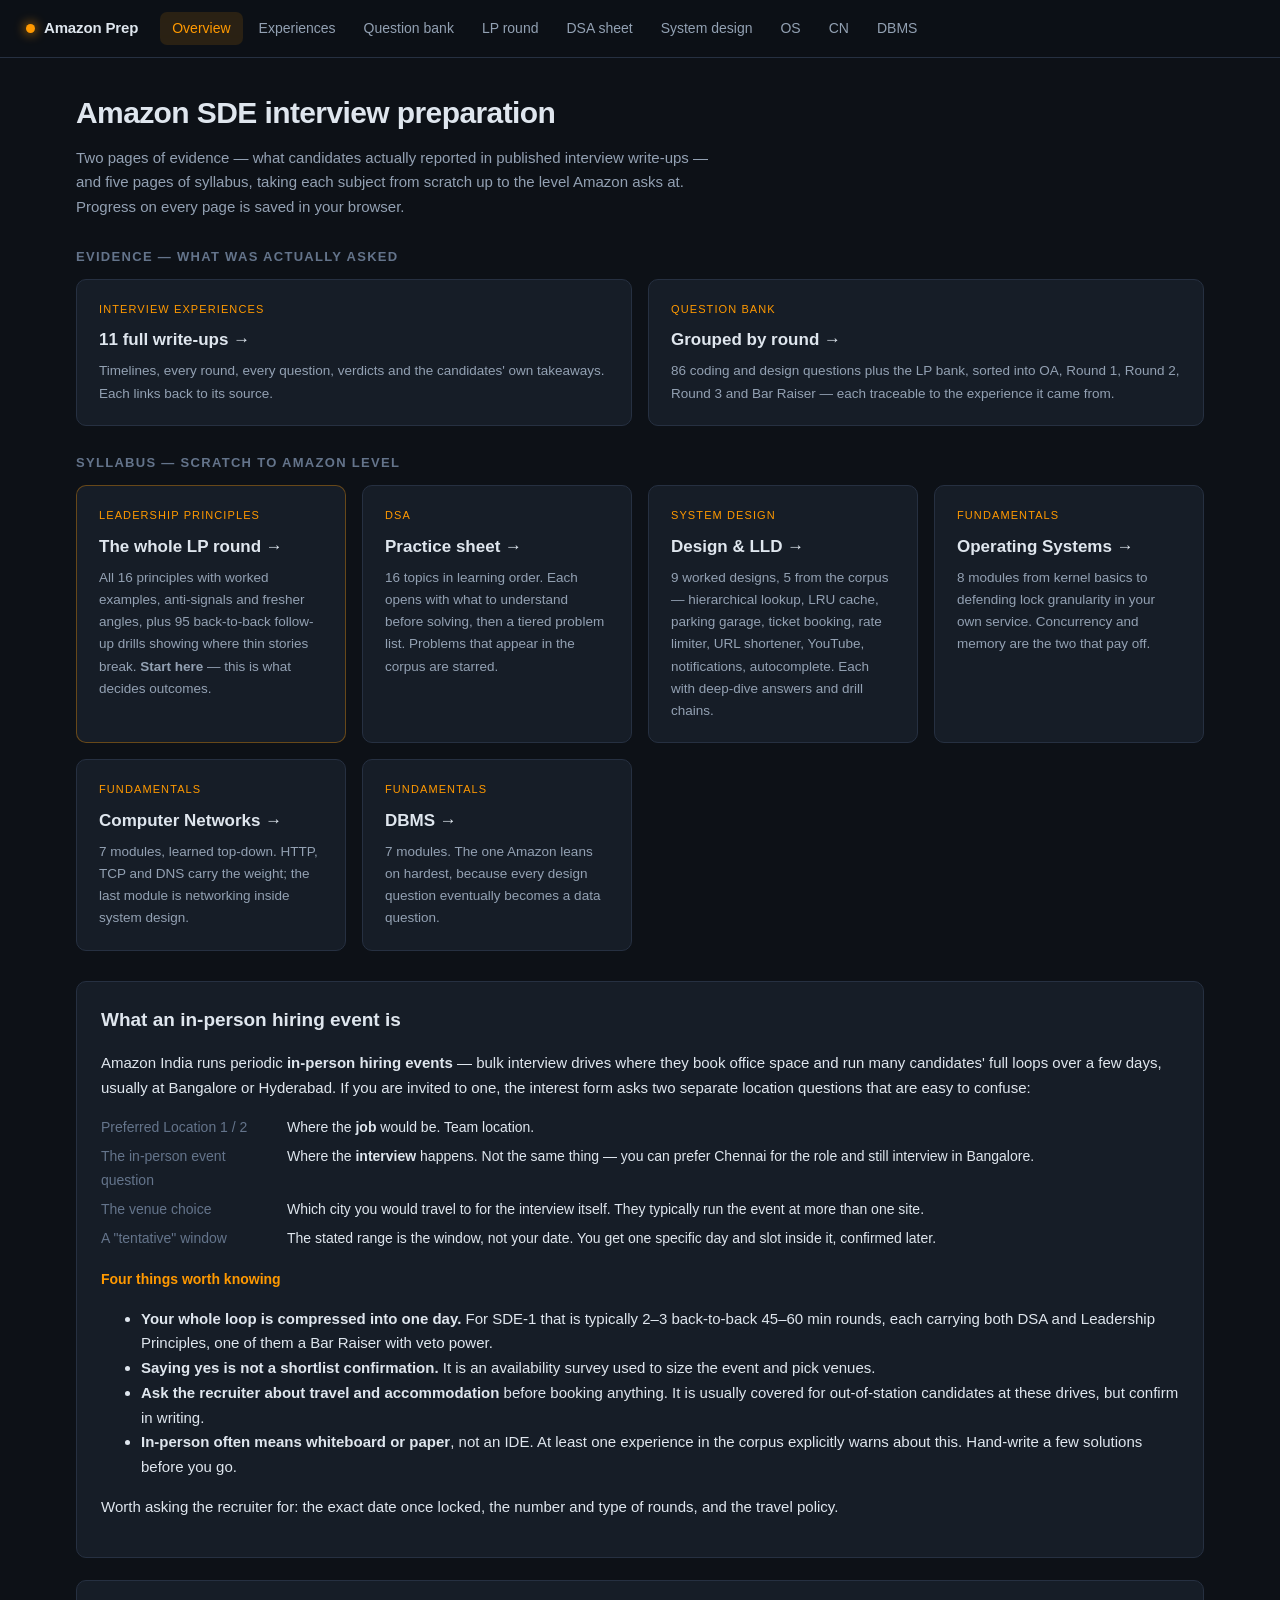
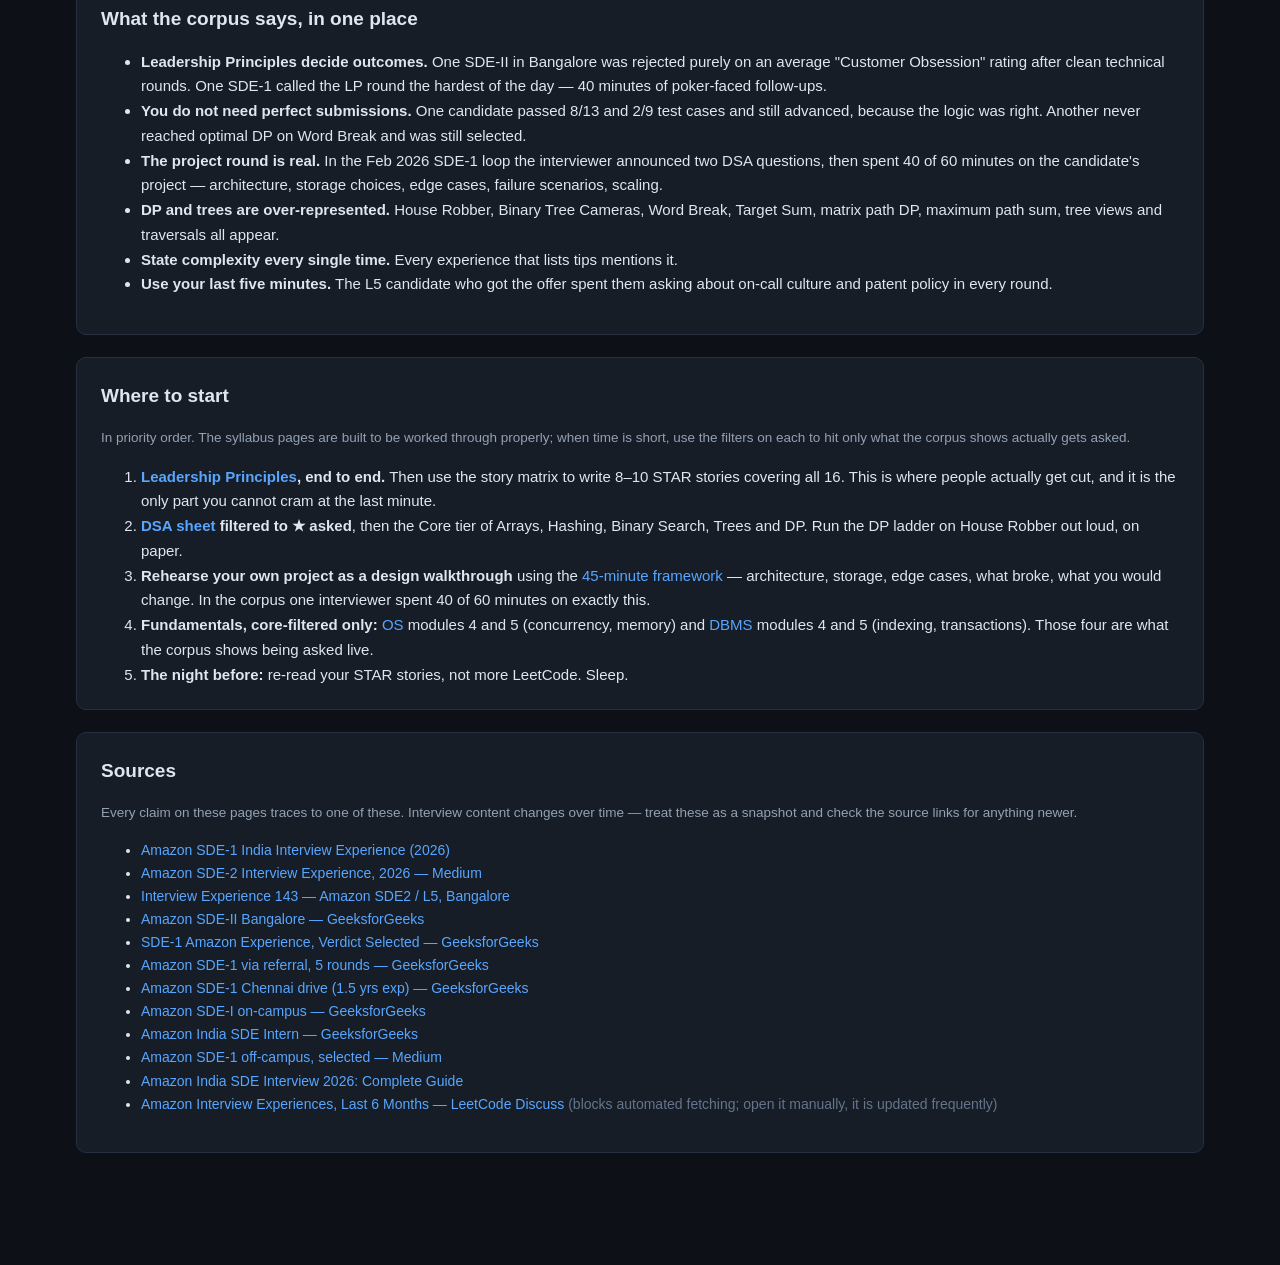
<file: index.html>
<!DOCTYPE html>
<html lang="en">
<head>
<meta charset="utf-8">
<meta name="viewport" content="width=device-width, initial-scale=1">
<title>Amazon Prep — SDE interview preparation</title>
<link rel="stylesheet" href="assets/style.css">
</head>
<body>

<nav class="topbar">
  <span class="brand"><span class="dot"></span> Amazon Prep</span>
  <span class="navlinks">
    <a href="index.html">Overview</a>
    <a href="experiences.html">Experiences</a>
    <a href="questions.html">Question bank</a>
    <a href="lp.html">LP round</a>
    <a href="dsa.html">DSA sheet</a>
    <a href="sd.html">System design</a>
    <a href="os.html">OS</a>
    <a href="cn.html">CN</a>
    <a href="dbms.html">DBMS</a>
  </span>
</nav>

<main class="wrap">

  <div class="page-head">
    <h1>Amazon SDE interview preparation</h1>
    <p>Two pages of evidence — what candidates actually reported in published interview write-ups — and five pages of syllabus, taking each subject from scratch up to the level Amazon asks at. Progress on every page is saved in your browser.</p>
  </div>

  <h2 style="font-size:13px;text-transform:uppercase;letter-spacing:.1em;color:var(--text-faint);margin:0 0 12px">Evidence — what was actually asked</h2>
  <div class="tiles" style="margin-bottom:26px">
    <a class="tile" href="experiences.html">
      <div class="kicker">Interview experiences</div>
      <h3>11 full write-ups →</h3>
      <p>Timelines, every round, every question, verdicts and the candidates' own takeaways. Each links back to its source.</p>
    </a>
    <a class="tile" href="questions.html">
      <div class="kicker">Question bank</div>
      <h3>Grouped by round →</h3>
      <p>86 coding and design questions plus the LP bank, sorted into OA, Round 1, Round 2, Round 3 and Bar Raiser — each traceable to the experience it came from.</p>
    </a>
  </div>

  <h2 style="font-size:13px;text-transform:uppercase;letter-spacing:.1em;color:var(--text-faint);margin:0 0 12px">Syllabus — scratch to Amazon level</h2>
  <div class="tiles" style="margin-bottom:30px">
    <a class="tile" href="lp.html" style="border-color:var(--accent-line)">
      <div class="kicker">Leadership Principles</div>
      <h3>The whole LP round →</h3>
      <p>All 16 principles with worked examples, anti-signals and fresher angles, plus 95 back-to-back follow-up drills showing where thin stories break. <b>Start here</b> — this is what decides outcomes.</p>
    </a>
    <a class="tile" href="dsa.html">
      <div class="kicker">DSA</div>
      <h3>Practice sheet →</h3>
      <p>16 topics in learning order. Each opens with what to understand before solving, then a tiered problem list. Problems that appear in the corpus are starred.</p>
    </a>
    <a class="tile" href="sd.html">
      <div class="kicker">System design</div>
      <h3>Design &amp; LLD →</h3>
      <p>9 worked designs, 5 from the corpus — hierarchical lookup, LRU cache, parking garage, ticket booking, rate limiter, URL shortener, YouTube, notifications, autocomplete. Each with deep-dive answers and drill chains.</p>
    </a>
    <a class="tile" href="os.html">
      <div class="kicker">Fundamentals</div>
      <h3>Operating Systems →</h3>
      <p>8 modules from kernel basics to defending lock granularity in your own service. Concurrency and memory are the two that pay off.</p>
    </a>
    <a class="tile" href="cn.html">
      <div class="kicker">Fundamentals</div>
      <h3>Computer Networks →</h3>
      <p>7 modules, learned top-down. HTTP, TCP and DNS carry the weight; the last module is networking inside system design.</p>
    </a>
    <a class="tile" href="dbms.html">
      <div class="kicker">Fundamentals</div>
      <h3>DBMS →</h3>
      <p>7 modules. The one Amazon leans on hardest, because every design question eventually becomes a data question.</p>
    </a>
  </div>

  <div class="card">
    <h2 style="font-size:19px">What an in-person hiring event is</h2>
    <p>Amazon India runs periodic <b>in-person hiring events</b> — bulk interview drives where they book office space and run many candidates' full loops over a few days, usually at Bangalore or Hyderabad. If you are invited to one, the interest form asks two separate location questions that are easy to confuse:</p>
    <dl class="kv" style="margin:16px 0">
      <dt>Preferred Location 1 / 2</dt><dd>Where the <b>job</b> would be. Team location.</dd>
      <dt>The in-person event question</dt><dd>Where the <b>interview</b> happens. Not the same thing — you can prefer Chennai for the role and still interview in Bangalore.</dd>
      <dt>The venue choice</dt><dd>Which city you would travel to for the interview itself. They typically run the event at more than one site.</dd>
      <dt>A "tentative" window</dt><dd>The stated range is the window, not your date. You get one specific day and slot inside it, confirmed later.</dd>
    </dl>
    <h4 style="color:var(--accent);font-size:14px;margin-bottom:8px">Four things worth knowing</h4>
    <ul>
      <li><b>Your whole loop is compressed into one day.</b> For SDE-1 that is typically 2–3 back-to-back 45–60 min rounds, each carrying both DSA and Leadership Principles, one of them a Bar Raiser with veto power.</li>
      <li><b>Saying yes is not a shortlist confirmation.</b> It is an availability survey used to size the event and pick venues.</li>
      <li><b>Ask the recruiter about travel and accommodation</b> before booking anything. It is usually covered for out-of-station candidates at these drives, but confirm in writing.</li>
      <li><b>In-person often means whiteboard or paper</b>, not an IDE. At least one experience in the corpus explicitly warns about this. Hand-write a few solutions before you go.</li>
    </ul>
    <p style="margin-top:14px">Worth asking the recruiter for: the exact date once locked, the number and type of rounds, and the travel policy.</p>
  </div>

  <div class="card">
    <h2 style="font-size:19px">What the corpus says, in one place</h2>
    <ul>
      <li><b>Leadership Principles decide outcomes.</b> One SDE-II in Bangalore was rejected purely on an average "Customer Obsession" rating after clean technical rounds. One SDE-1 called the LP round the hardest of the day — 40 minutes of poker-faced follow-ups.</li>
      <li><b>You do not need perfect submissions.</b> One candidate passed 8/13 and 2/9 test cases and still advanced, because the logic was right. Another never reached optimal DP on Word Break and was still selected.</li>
      <li><b>The project round is real.</b> In the Feb 2026 SDE-1 loop the interviewer announced two DSA questions, then spent 40 of 60 minutes on the candidate's project — architecture, storage choices, edge cases, failure scenarios, scaling.</li>
      <li><b>DP and trees are over-represented.</b> House Robber, Binary Tree Cameras, Word Break, Target Sum, matrix path DP, maximum path sum, tree views and traversals all appear.</li>
      <li><b>State complexity every single time.</b> Every experience that lists tips mentions it.</li>
      <li><b>Use your last five minutes.</b> The L5 candidate who got the offer spent them asking about on-call culture and patent policy in every round.</li>
    </ul>
  </div>

  <div class="card">
    <h2 style="font-size:19px">Where to start</h2>
    <p style="color:var(--text-dim);font-size:13.5px;margin-top:0">In priority order. The syllabus pages are built to be worked through properly; when time is short, use the filters on each to hit only what the corpus shows actually gets asked.</p>
    <ol style="margin-bottom:0">
      <li><b><a href="lp.html">Leadership Principles</a>, end to end.</b> Then use the story matrix to write 8–10 STAR stories covering all 16. This is where people actually get cut, and it is the only part you cannot cram at the last minute.</li>
      <li><b><a href="dsa.html">DSA sheet</a> filtered to ★ asked</b>, then the Core tier of Arrays, Hashing, Binary Search, Trees and DP. Run the DP ladder on House Robber out loud, on paper.</li>
      <li><b>Rehearse your own project as a design walkthrough</b> using the <a href="sd.html">45-minute framework</a> — architecture, storage, edge cases, what broke, what you would change. In the corpus one interviewer spent 40 of 60 minutes on exactly this.</li>
      <li><b>Fundamentals, core-filtered only:</b> <a href="os.html">OS</a> modules 4 and 5 (concurrency, memory) and <a href="dbms.html">DBMS</a> modules 4 and 5 (indexing, transactions). Those four are what the corpus shows being asked live.</li>
      <li><b>The night before:</b> re-read your STAR stories, not more LeetCode. Sleep.</li>
    </ol>
  </div>

  <div class="card">
    <h2 style="font-size:19px">Sources</h2>
    <p style="color:var(--text-dim);font-size:13.5px">Every claim on these pages traces to one of these. Interview content changes over time — treat these as a snapshot and check the source links for anything newer.</p>
    <ul style="font-size:14px">
      <li><a href="https://interviewexperiences.in/experience/amazon/amazon-sde-1-interview-experience-india-2026" target="_blank" rel="noopener">Amazon SDE-1 India Interview Experience (2026)</a></li>
      <li><a href="https://codeprismo.medium.com/amazon-interview-experience-sde-2-2026-c2cd6e71c035" target="_blank" rel="noopener">Amazon SDE-2 Interview Experience, 2026 — Medium</a></li>
      <li><a href="https://roundz.substack.com/p/interview-experience-143-amazon-sde2-l5" target="_blank" rel="noopener">Interview Experience 143 — Amazon SDE2 / L5, Bangalore</a></li>
      <li><a href="https://www.geeksforgeeks.org/amazon-interview-experience-for-sde-ii-bangalore/amp/" target="_blank" rel="noopener">Amazon SDE-II Bangalore — GeeksforGeeks</a></li>
      <li><a href="https://www.geeksforgeeks.org/interview-experiences/sde-1-amazon-experience-verdict-selected/" target="_blank" rel="noopener">SDE-1 Amazon Experience, Verdict Selected — GeeksforGeeks</a></li>
      <li><a href="https://www.geeksforgeeks.org/interview-experiences/amazon-interview-experience-for-sde-1/" target="_blank" rel="noopener">Amazon SDE-1 via referral, 5 rounds — GeeksforGeeks</a></li>
      <li><a href="https://www.geeksforgeeks.org/interview-experiences/amazon-interview-experience-for-sde-1-1-5-years-experienced/" target="_blank" rel="noopener">Amazon SDE-1 Chennai drive (1.5 yrs exp) — GeeksforGeeks</a></li>
      <li><a href="https://www.geeksforgeeks.org/interview-experiences/amazon-interview-experience-for-sde-i-on-campus/" target="_blank" rel="noopener">Amazon SDE-I on-campus — GeeksforGeeks</a></li>
      <li><a href="https://www.geeksforgeeks.org/interview-experiences/amazon-india-interview-experience-sde-intern/" target="_blank" rel="noopener">Amazon India SDE Intern — GeeksforGeeks</a></li>
      <li><a href="https://vinscoder1627.medium.com/amazon-sde-1-off-campus-interview-experience-selected-c111ca8a6689" target="_blank" rel="noopener">Amazon SDE-1 off-campus, selected — Medium</a></li>
      <li><a href="https://tryrehearsal.ai/blog/amazon-india-sde-interview-2026" target="_blank" rel="noopener">Amazon India SDE Interview 2026: Complete Guide</a></li>
      <li><a href="https://leetcode.com/discuss/post/7355849/amazon-interview-experiences-last-6-mont-cfv1/" target="_blank" rel="noopener">Amazon Interview Experiences, Last 6 Months — LeetCode Discuss</a> <span style="color:var(--text-faint)">(blocks automated fetching; open it manually, it is updated frequently)</span></li>
    </ul>
  </div>

</main>

<script src="assets/app.js"></script>
</body>
</html>
</file>
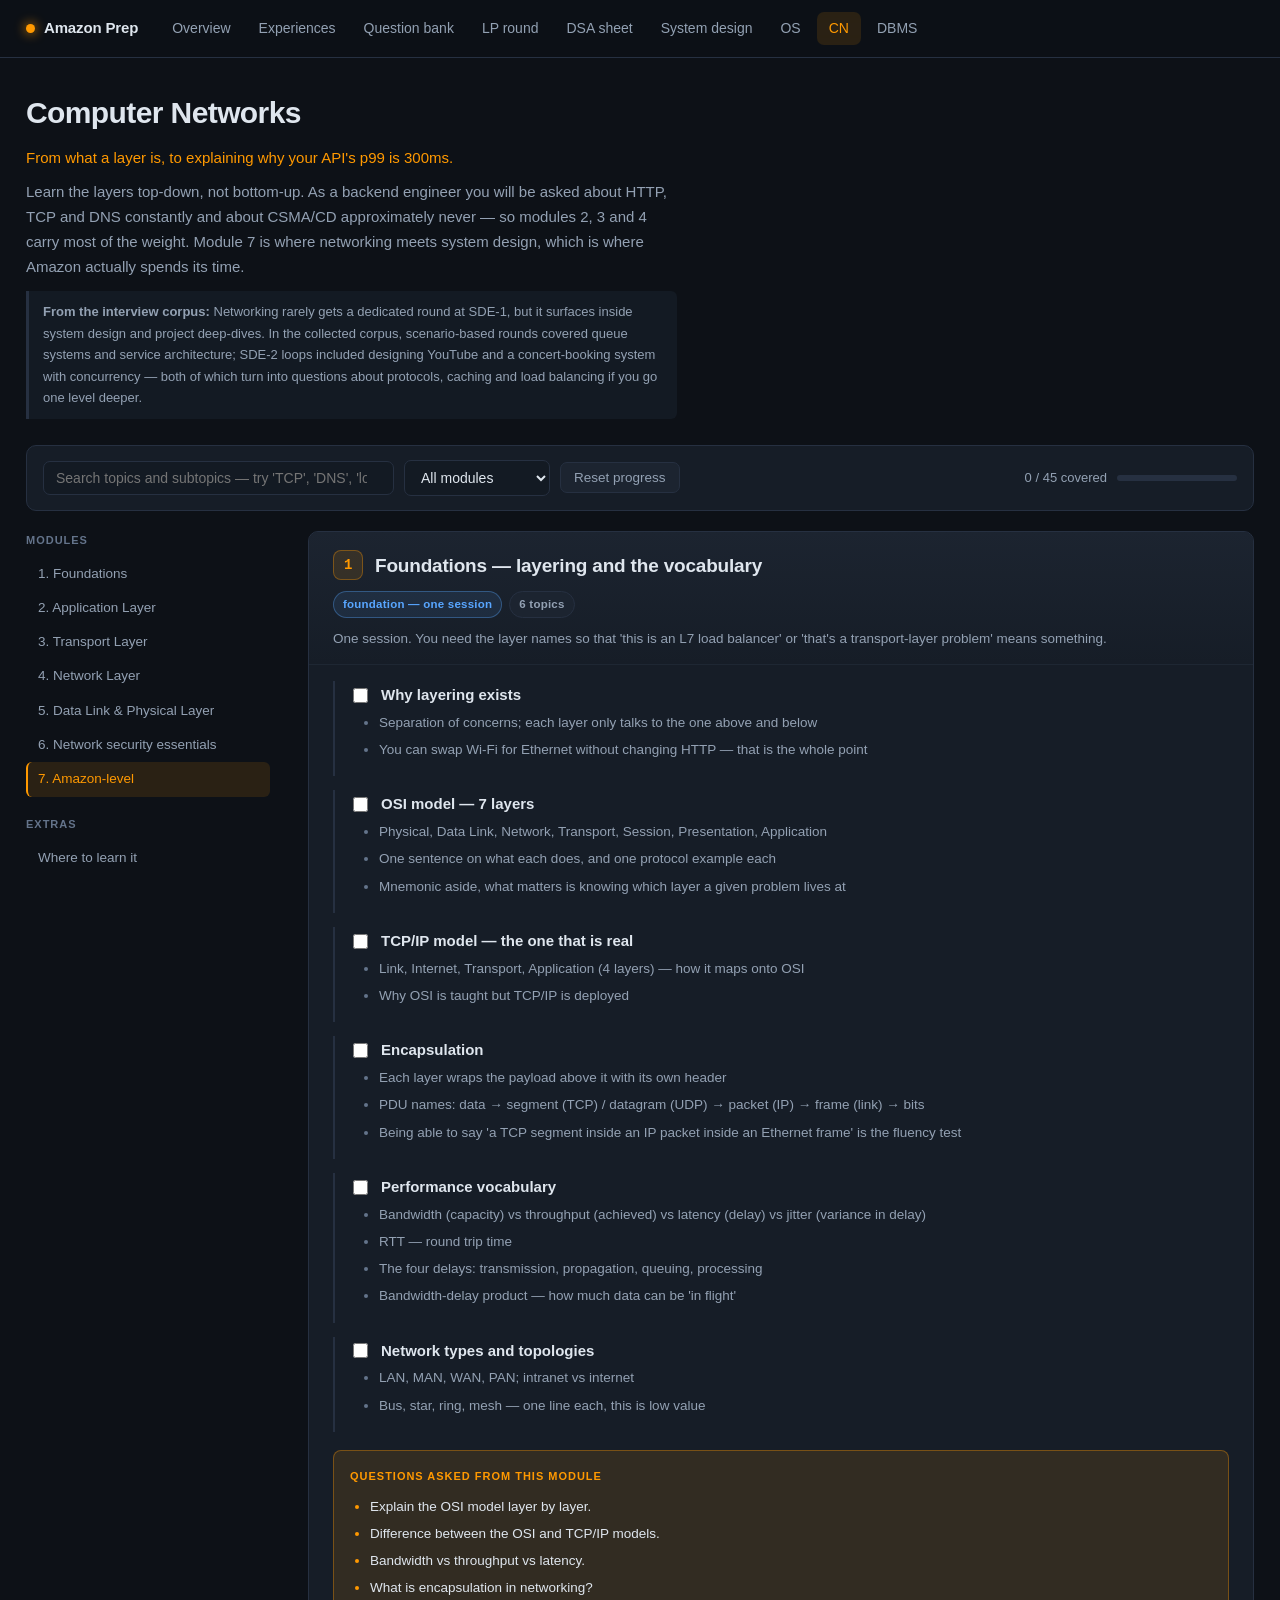
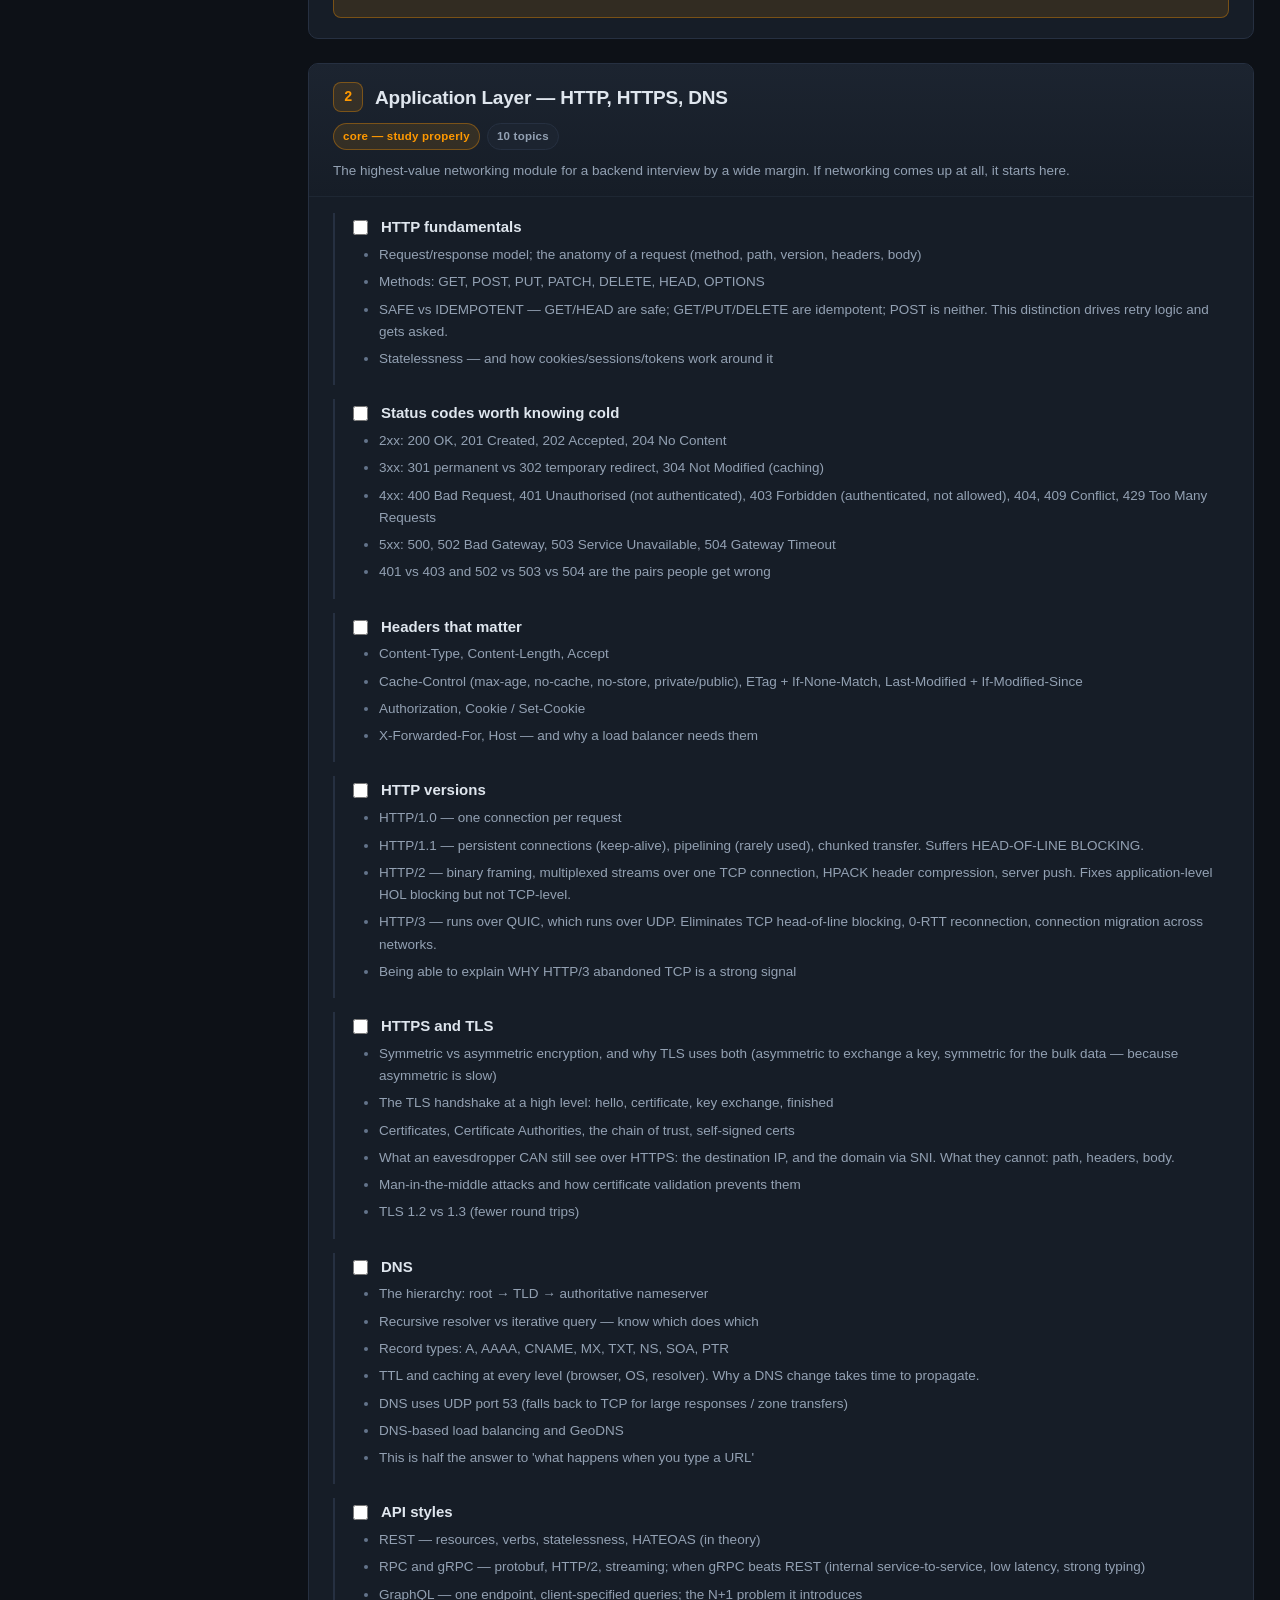
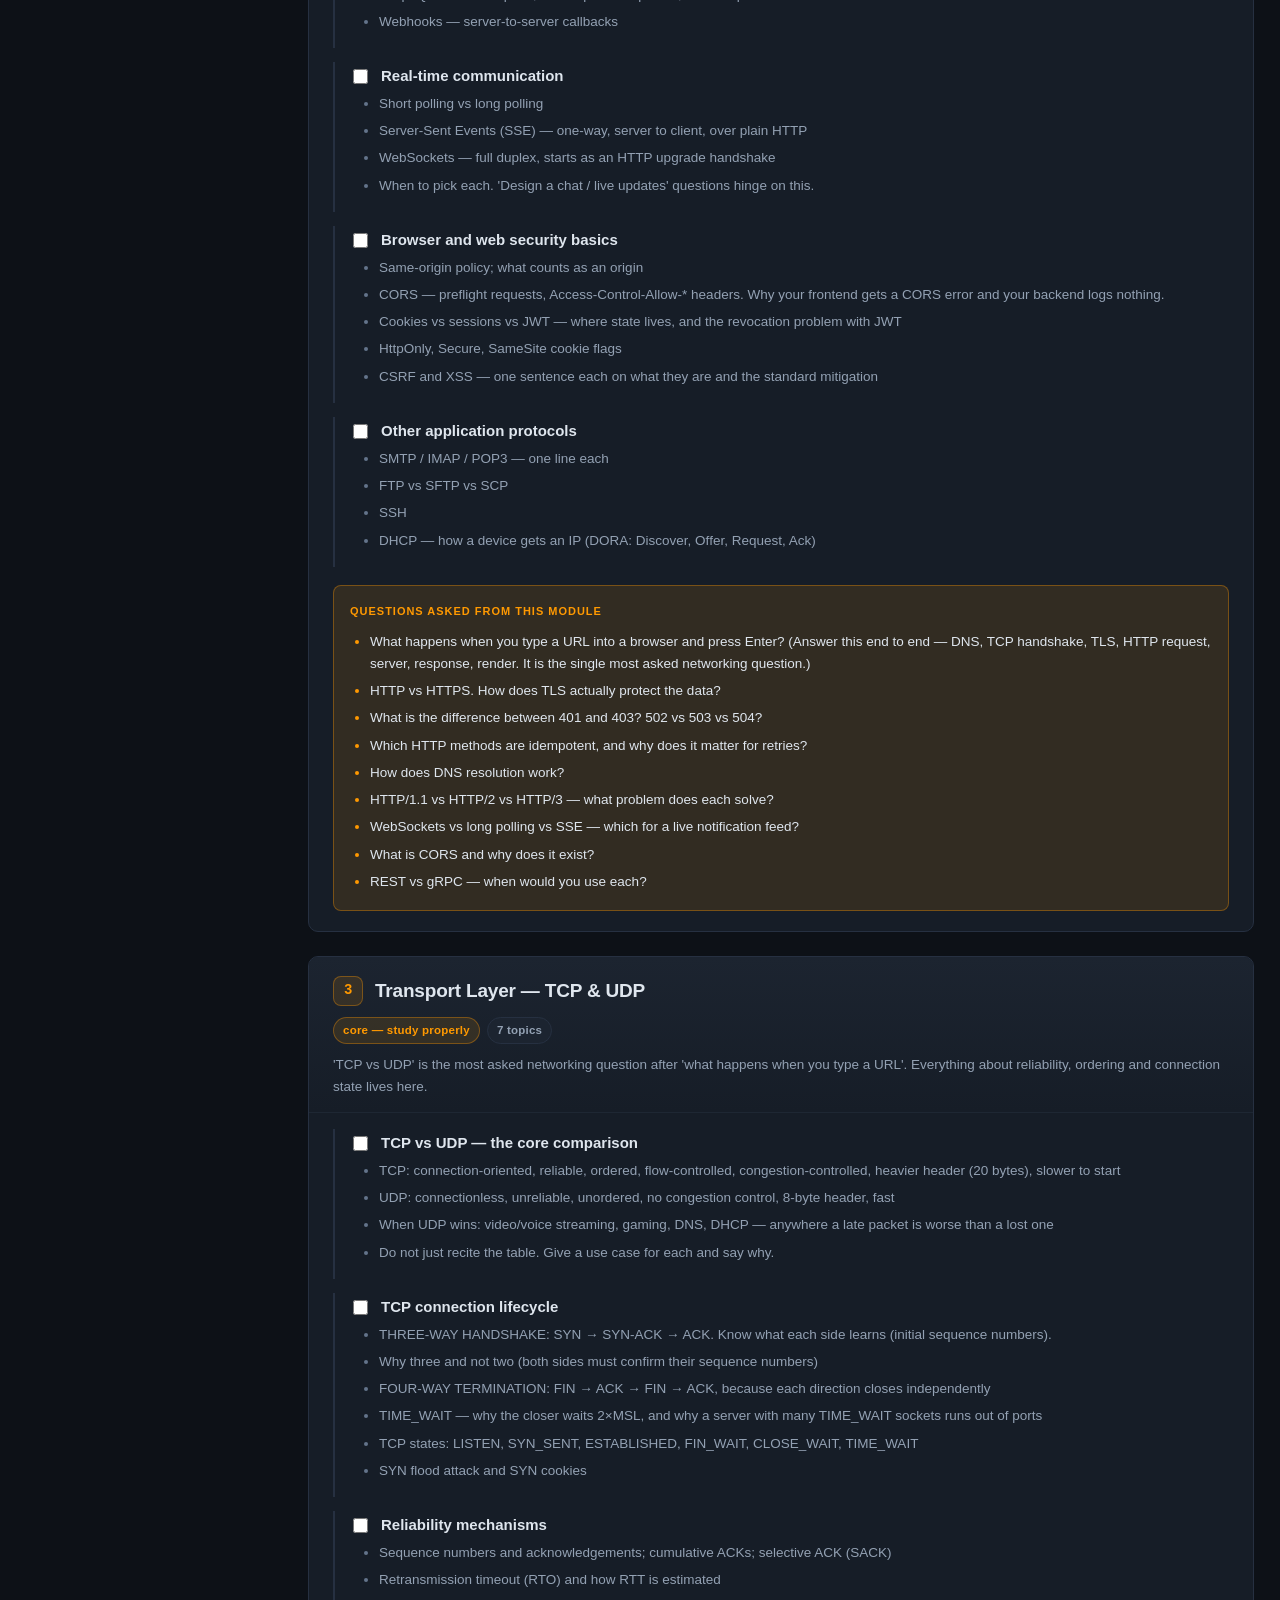
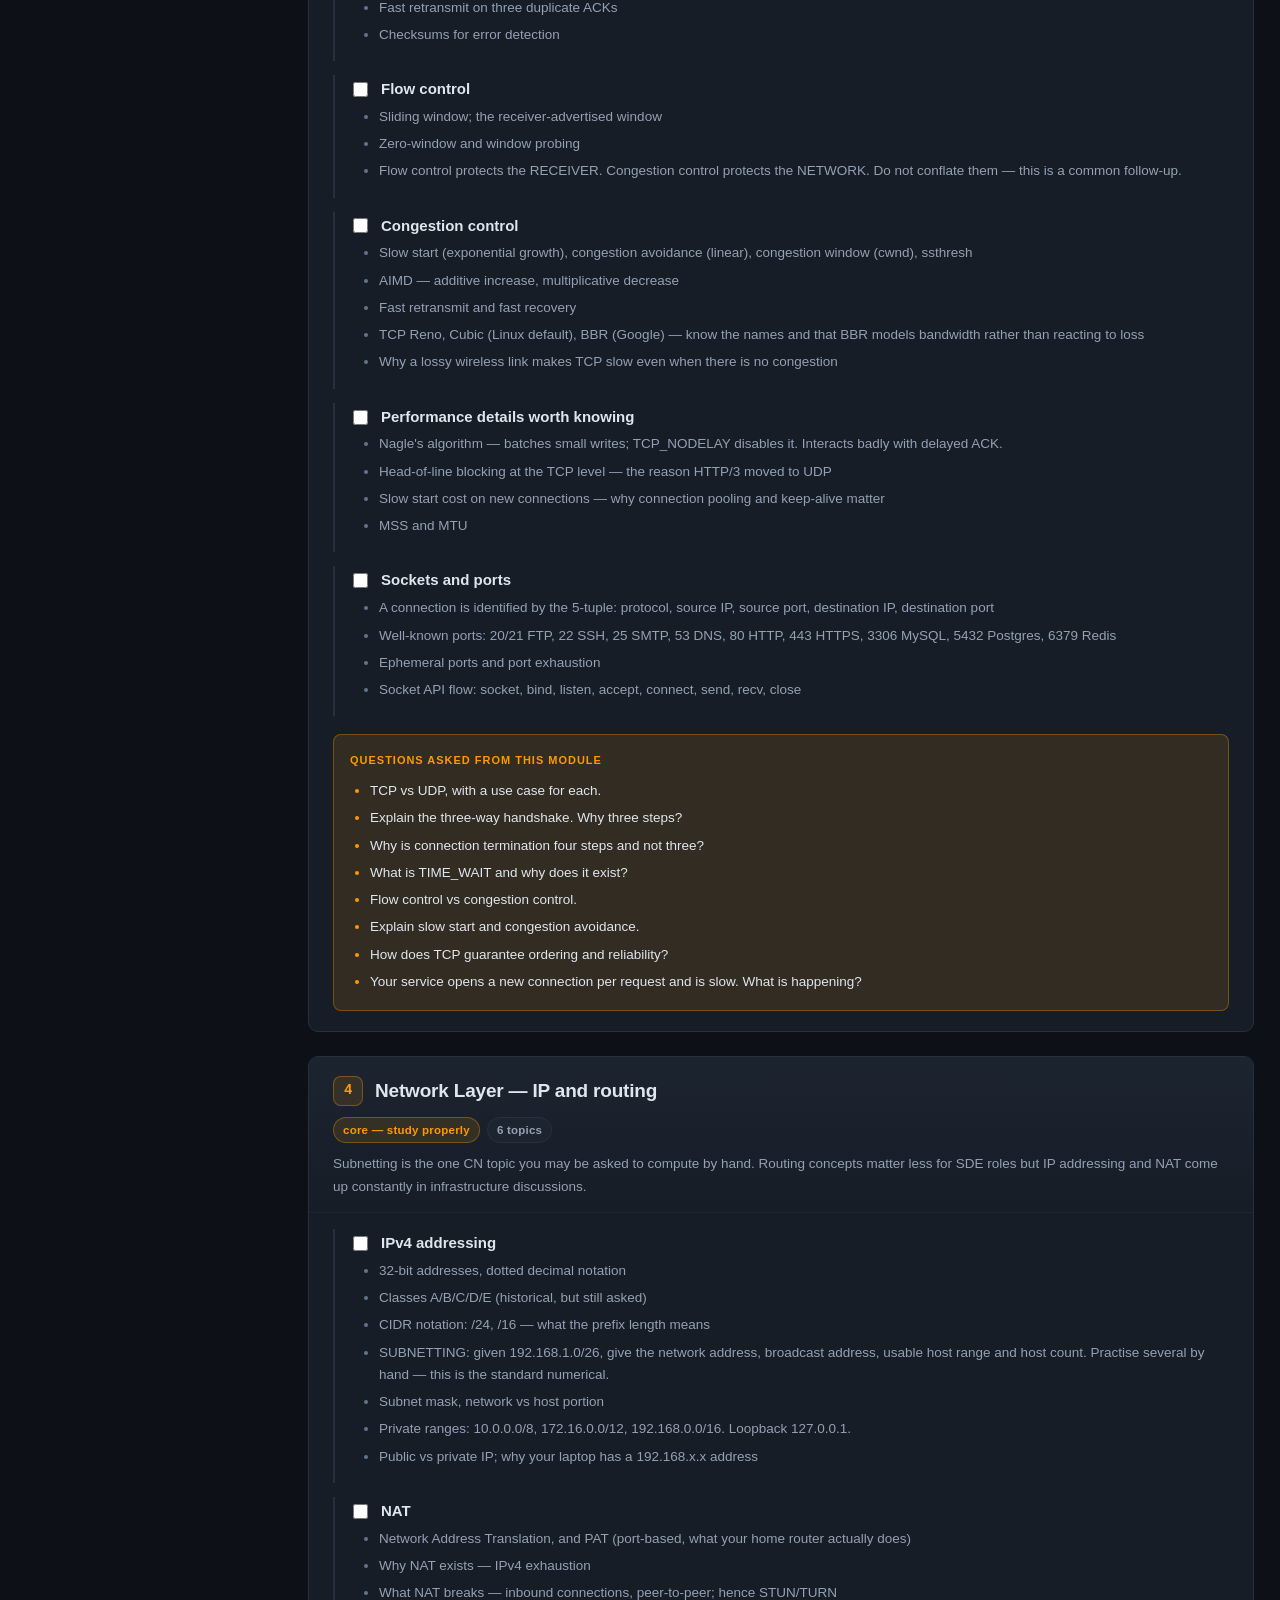
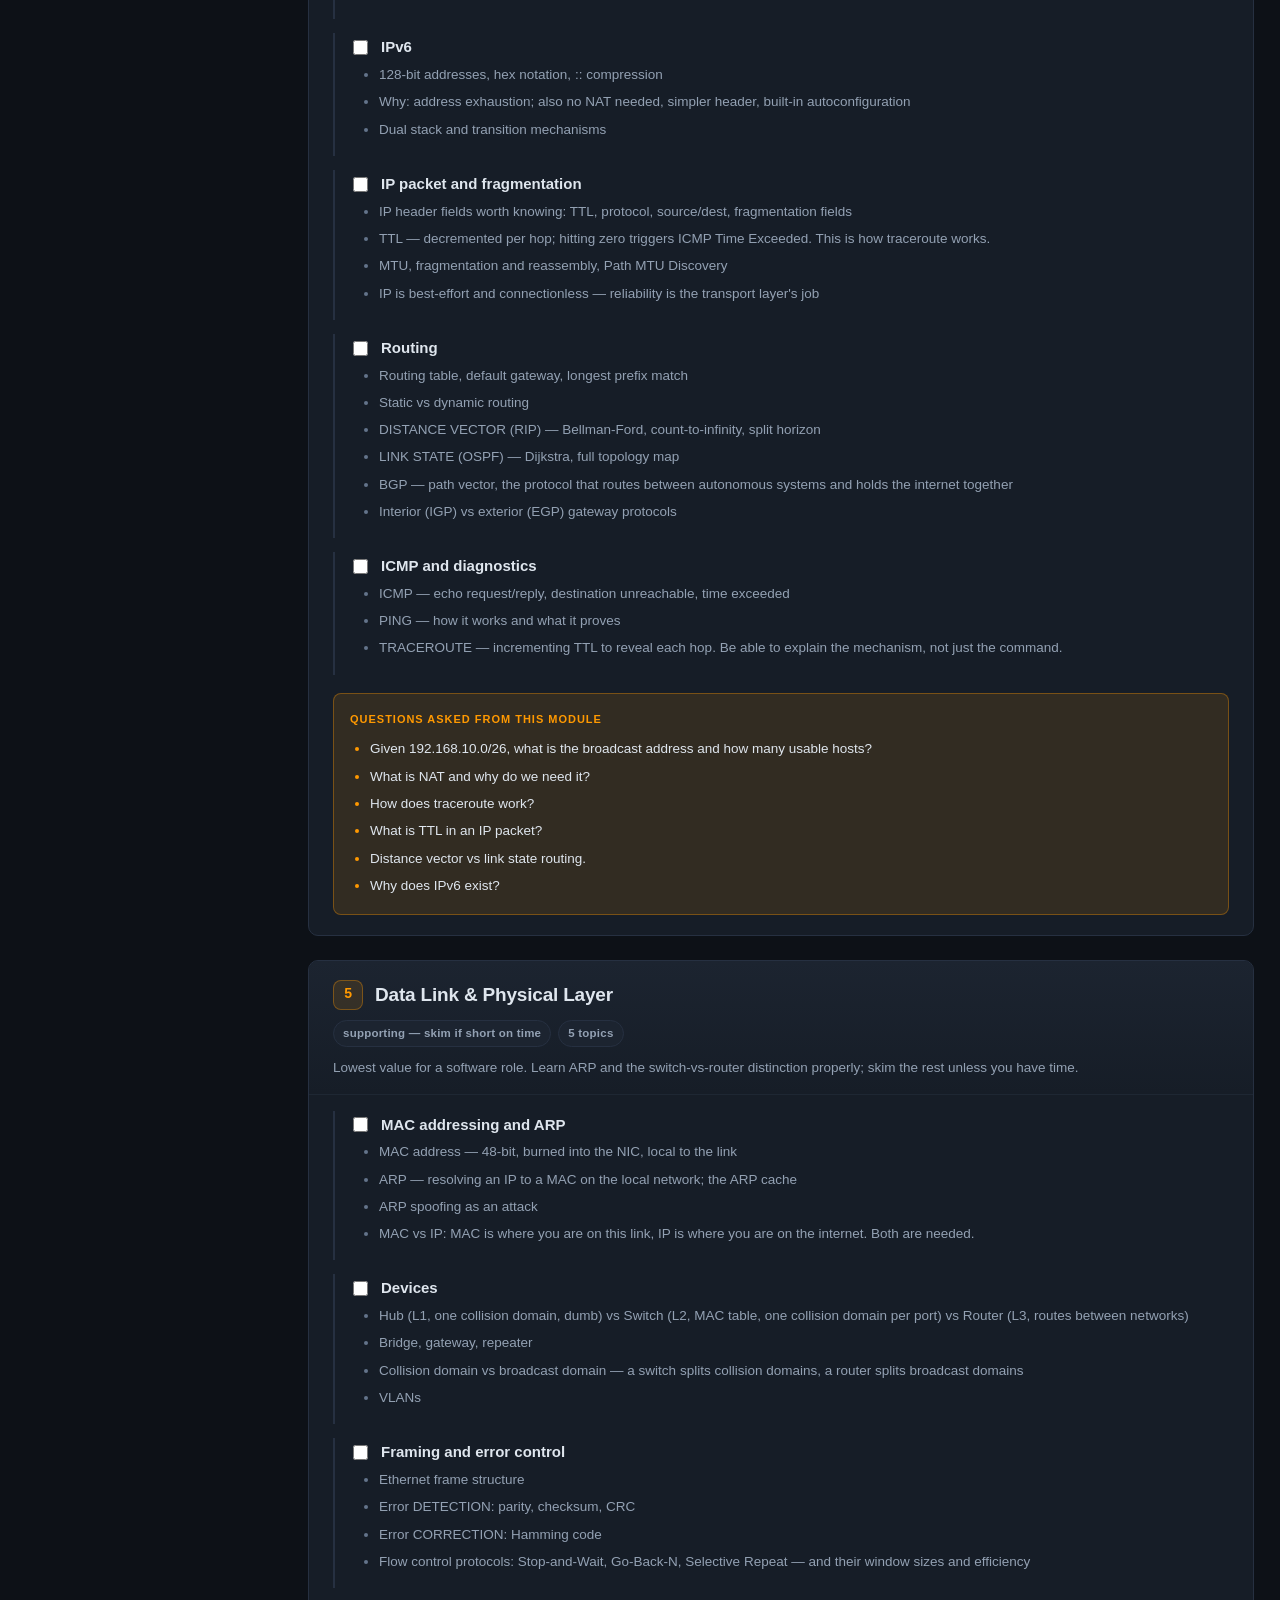
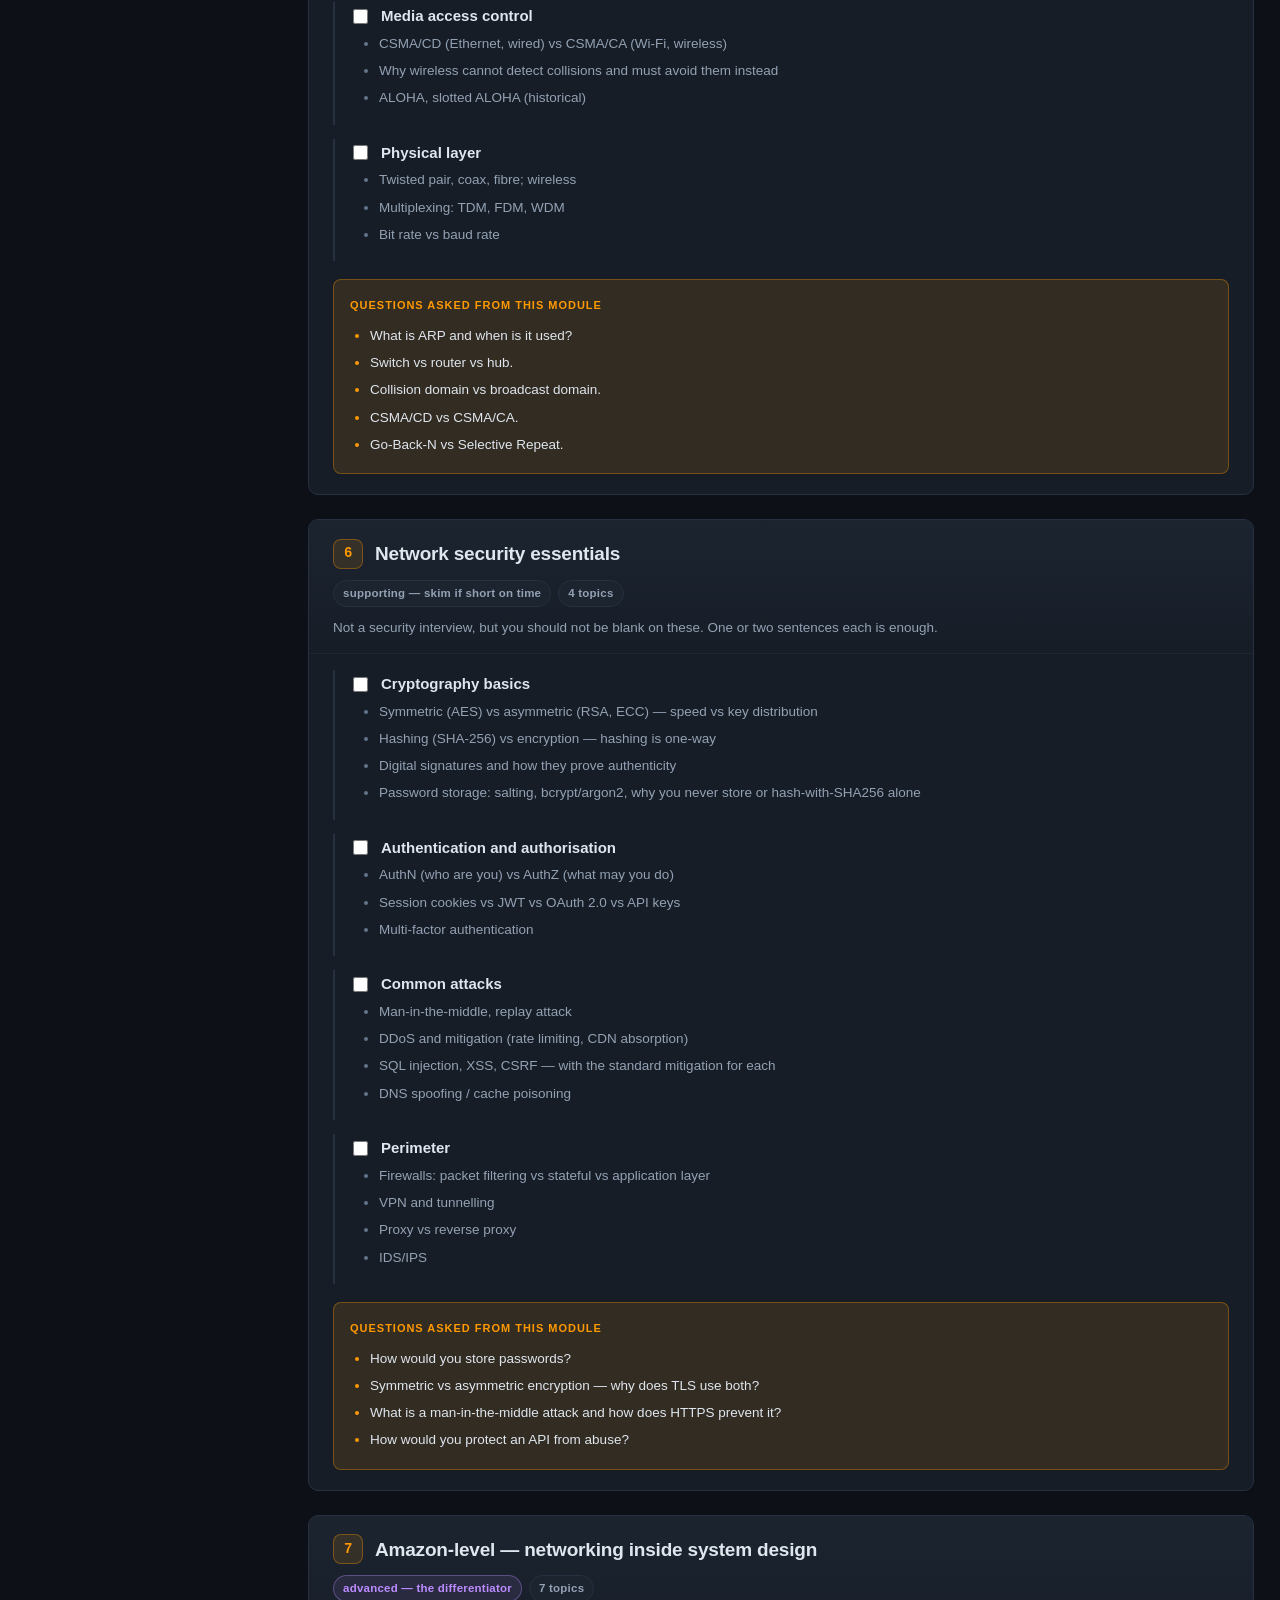
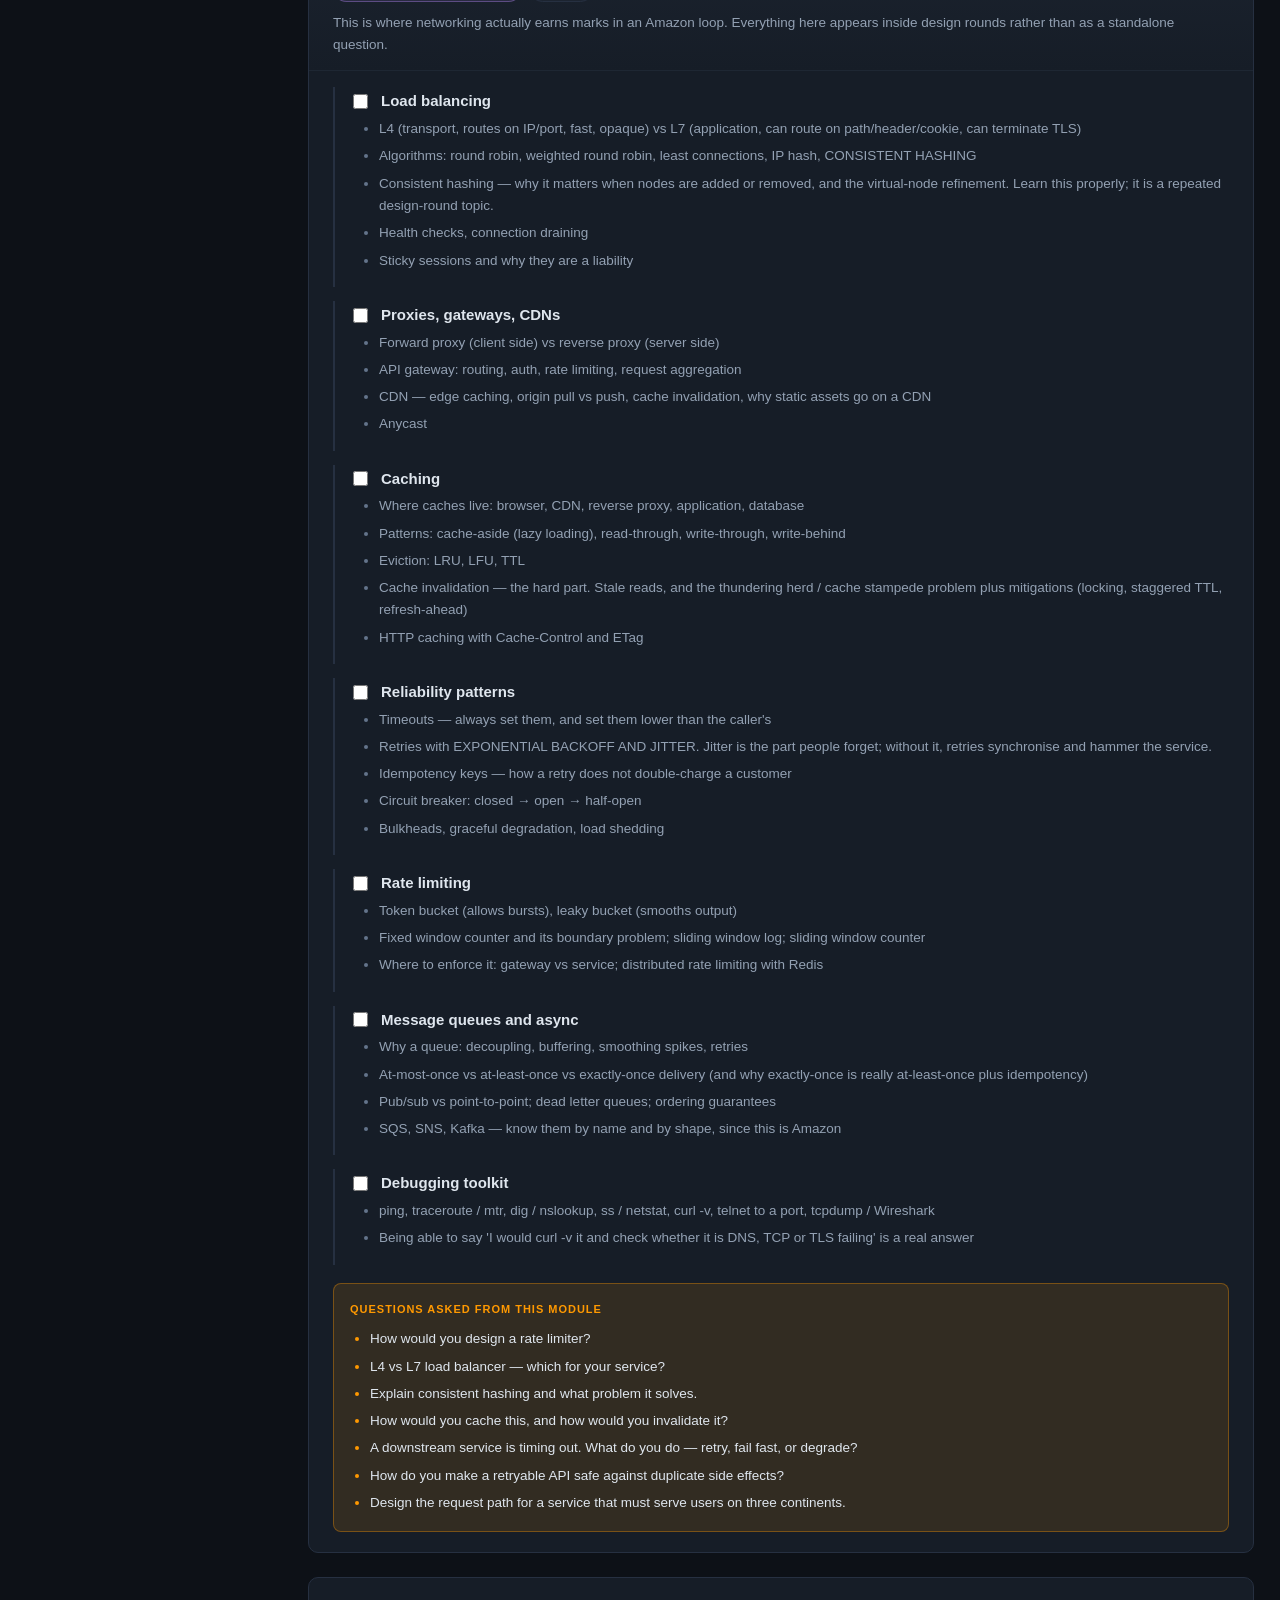
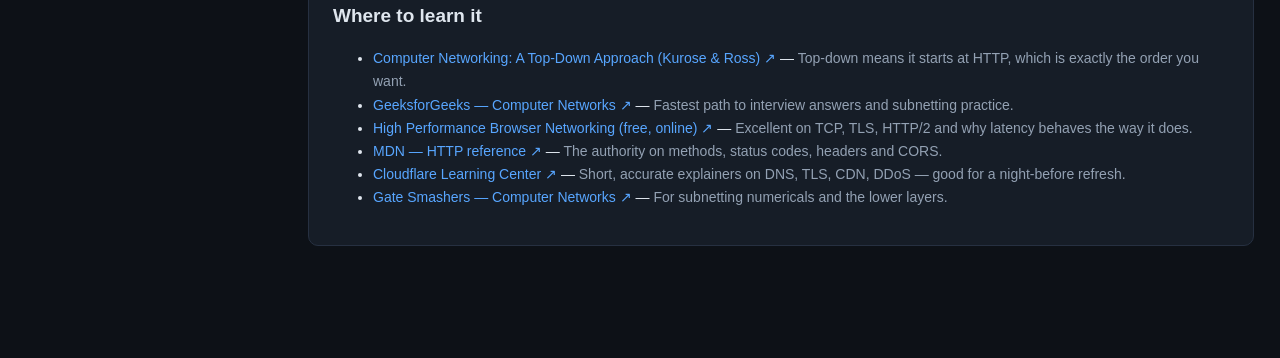
<file: cn.html>
<!DOCTYPE html>
<html lang="en">
<head>
<meta charset="utf-8">
<meta name="viewport" content="width=device-width, initial-scale=1">
<title>Computer Networks — Amazon Prep</title>
<link rel="stylesheet" href="assets/style.css">
</head>
<body>

<nav class="topbar">
  <span class="brand"><span class="dot"></span> Amazon Prep</span>
  <span class="navlinks">
    <a href="index.html">Overview</a>
    <a href="experiences.html">Experiences</a>
    <a href="questions.html">Question bank</a>
    <a href="lp.html">LP round</a>
    <a href="dsa.html">DSA sheet</a>
    <a href="sd.html">System design</a>
    <a href="os.html">OS</a>
    <a href="cn.html">CN</a>
    <a href="dbms.html">DBMS</a>
  </span>
</nav>

<main class="wrap wrap-wide">

  <div class="page-head">
    <h1 id="syl-title">—</h1>
    <p id="syl-tagline" style="color:var(--accent);font-size:15px;margin-bottom:10px"></p>
    <p id="syl-intro"></p>
  </div>

  <div class="controls">
    <input type="search" id="syl-search" placeholder="Search topics and subtopics — try 'TCP', 'DNS', 'load balancer'…">
    <select id="syl-level">
      <option value="all">All modules</option>
      <option value="foundation">Foundation only</option>
      <option value="core">Core only</option>
      <option value="supporting">Supporting only</option>
      <option value="advanced">Advanced only</option>
    </select>
    <button class="btn" id="syl-reset">Reset progress</button>
    <span class="spacer" style="flex:1"></span>
    <span class="progress-wrap">
      <span id="syl-progress-label">0 / 0 covered</span>
      <span class="bar" id="syl-progress-bar"><i></i></span>
    </span>
  </div>

  <div class="layout">
    <aside class="sidebar" id="syl-nav"></aside>
    <div id="syl-root"></div>
  </div>

</main>

<script src="data/cn.js"></script>
<script src="assets/app.js"></script>
</body>
</html>
</file>
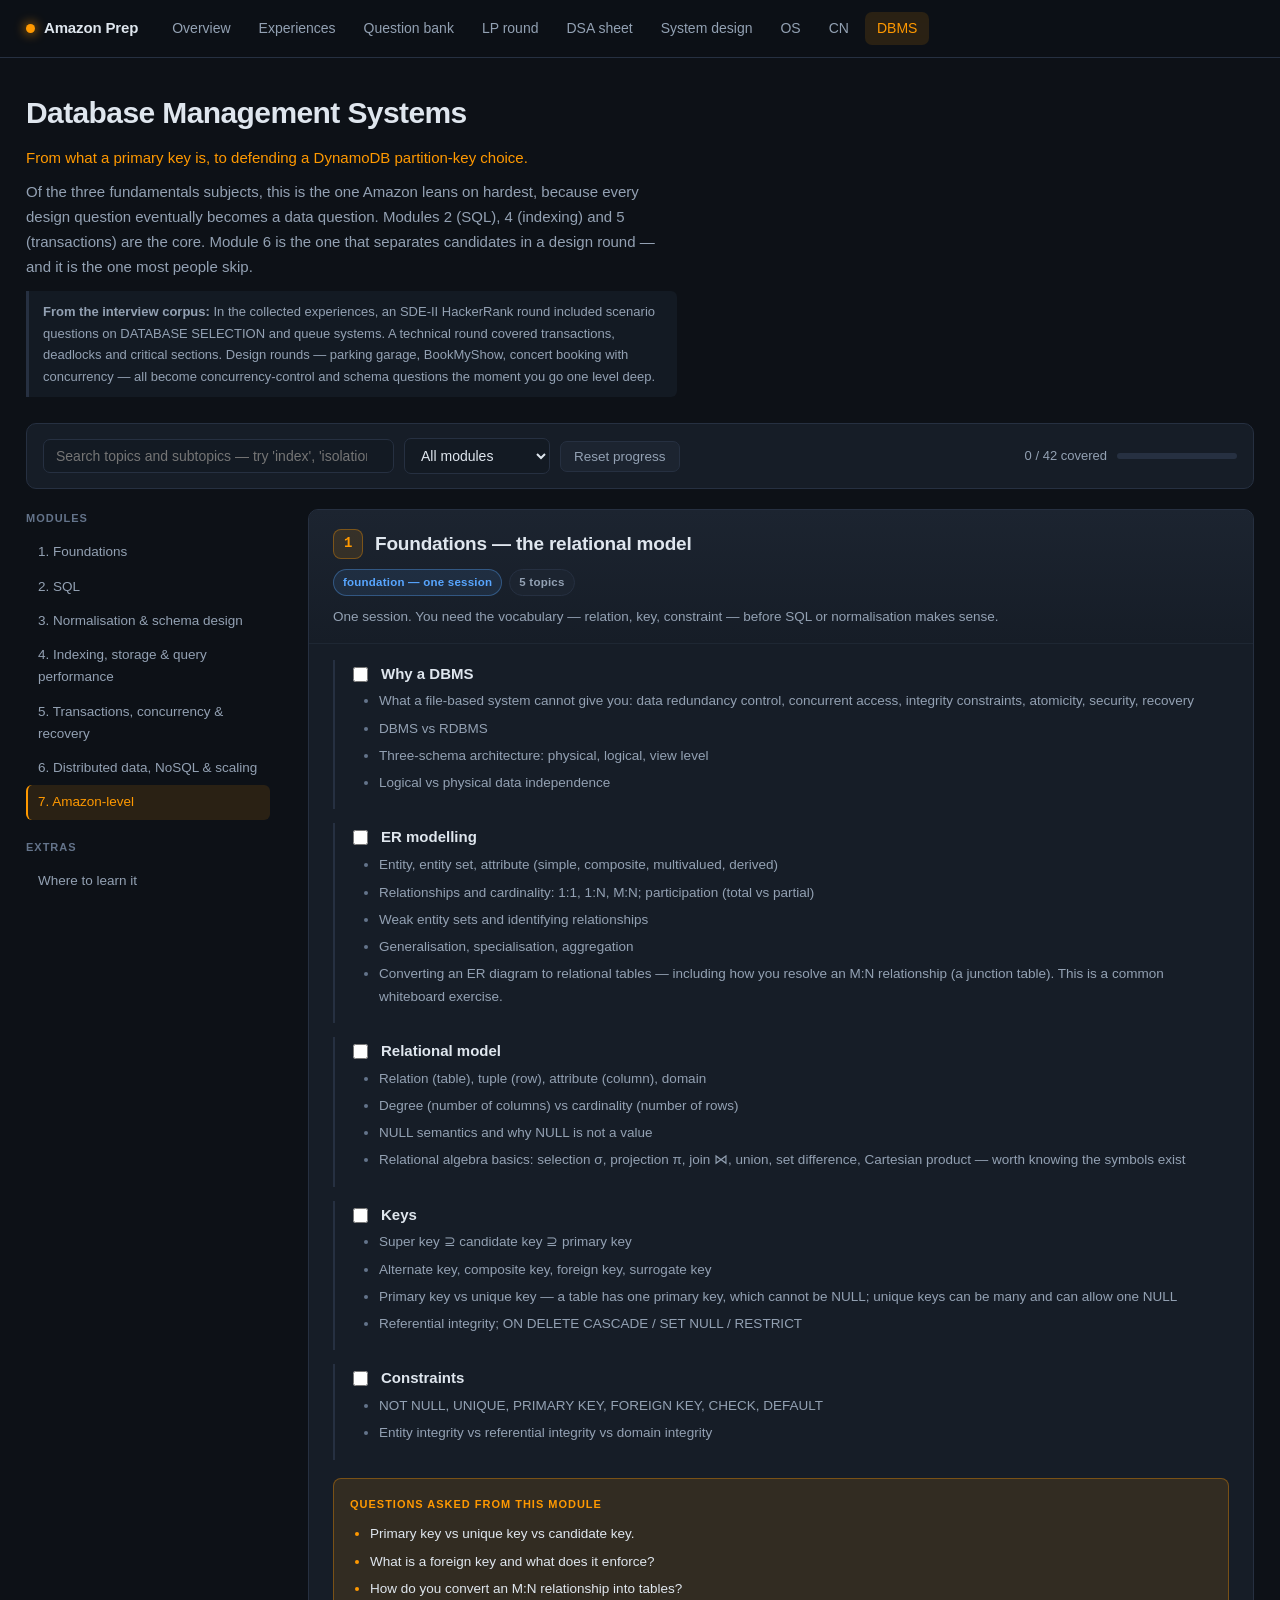
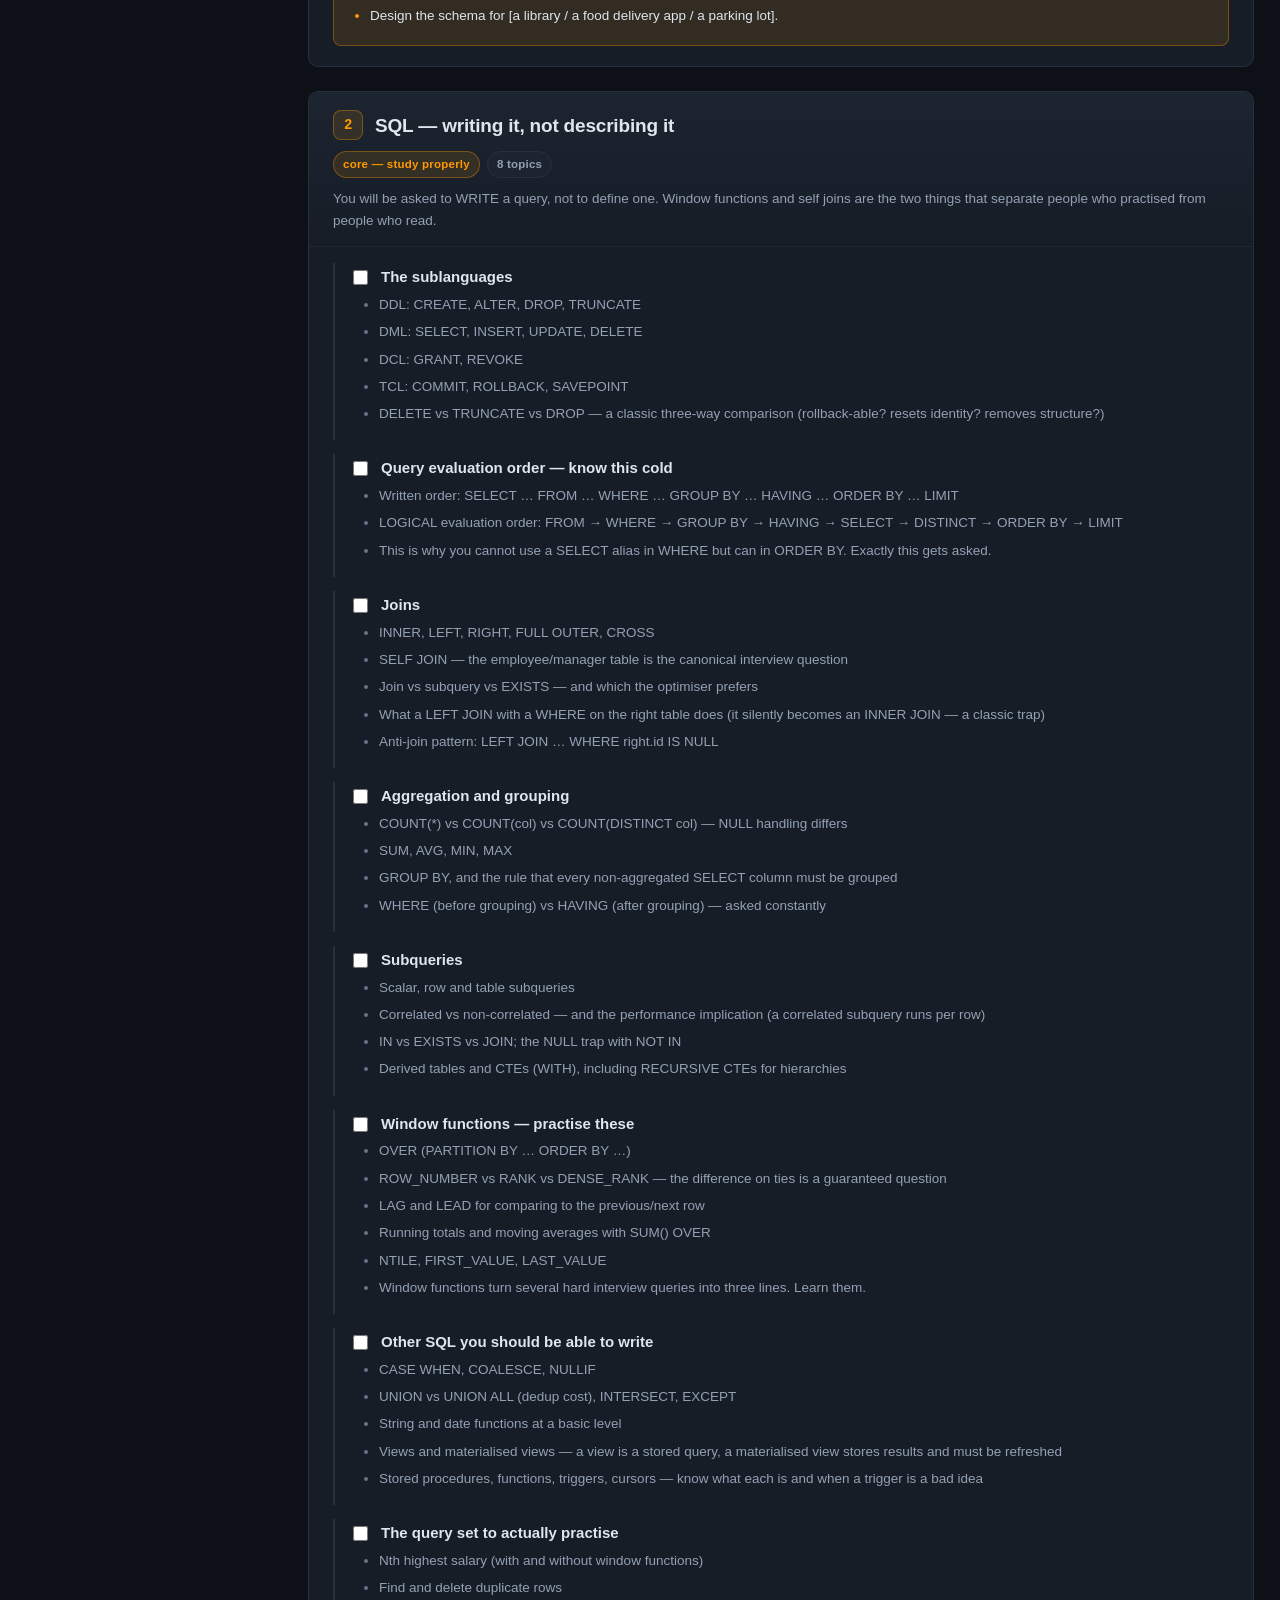
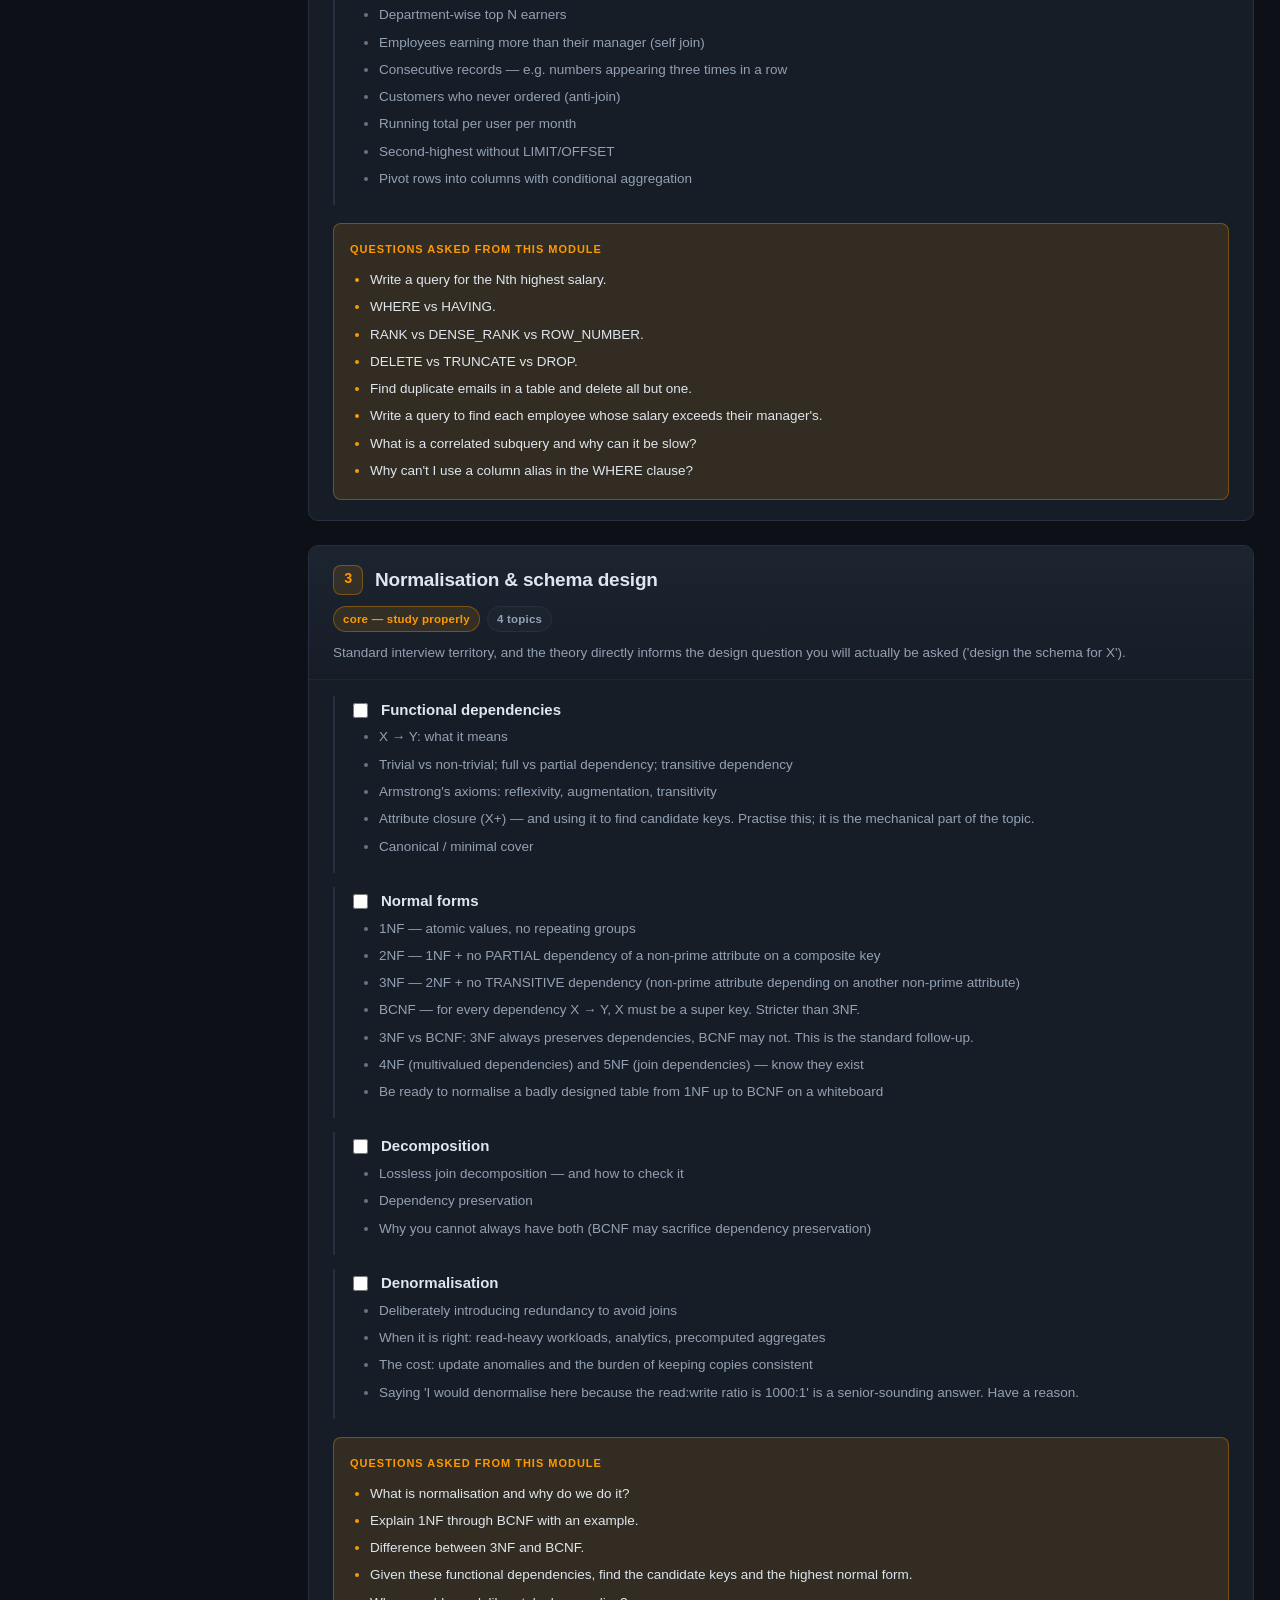
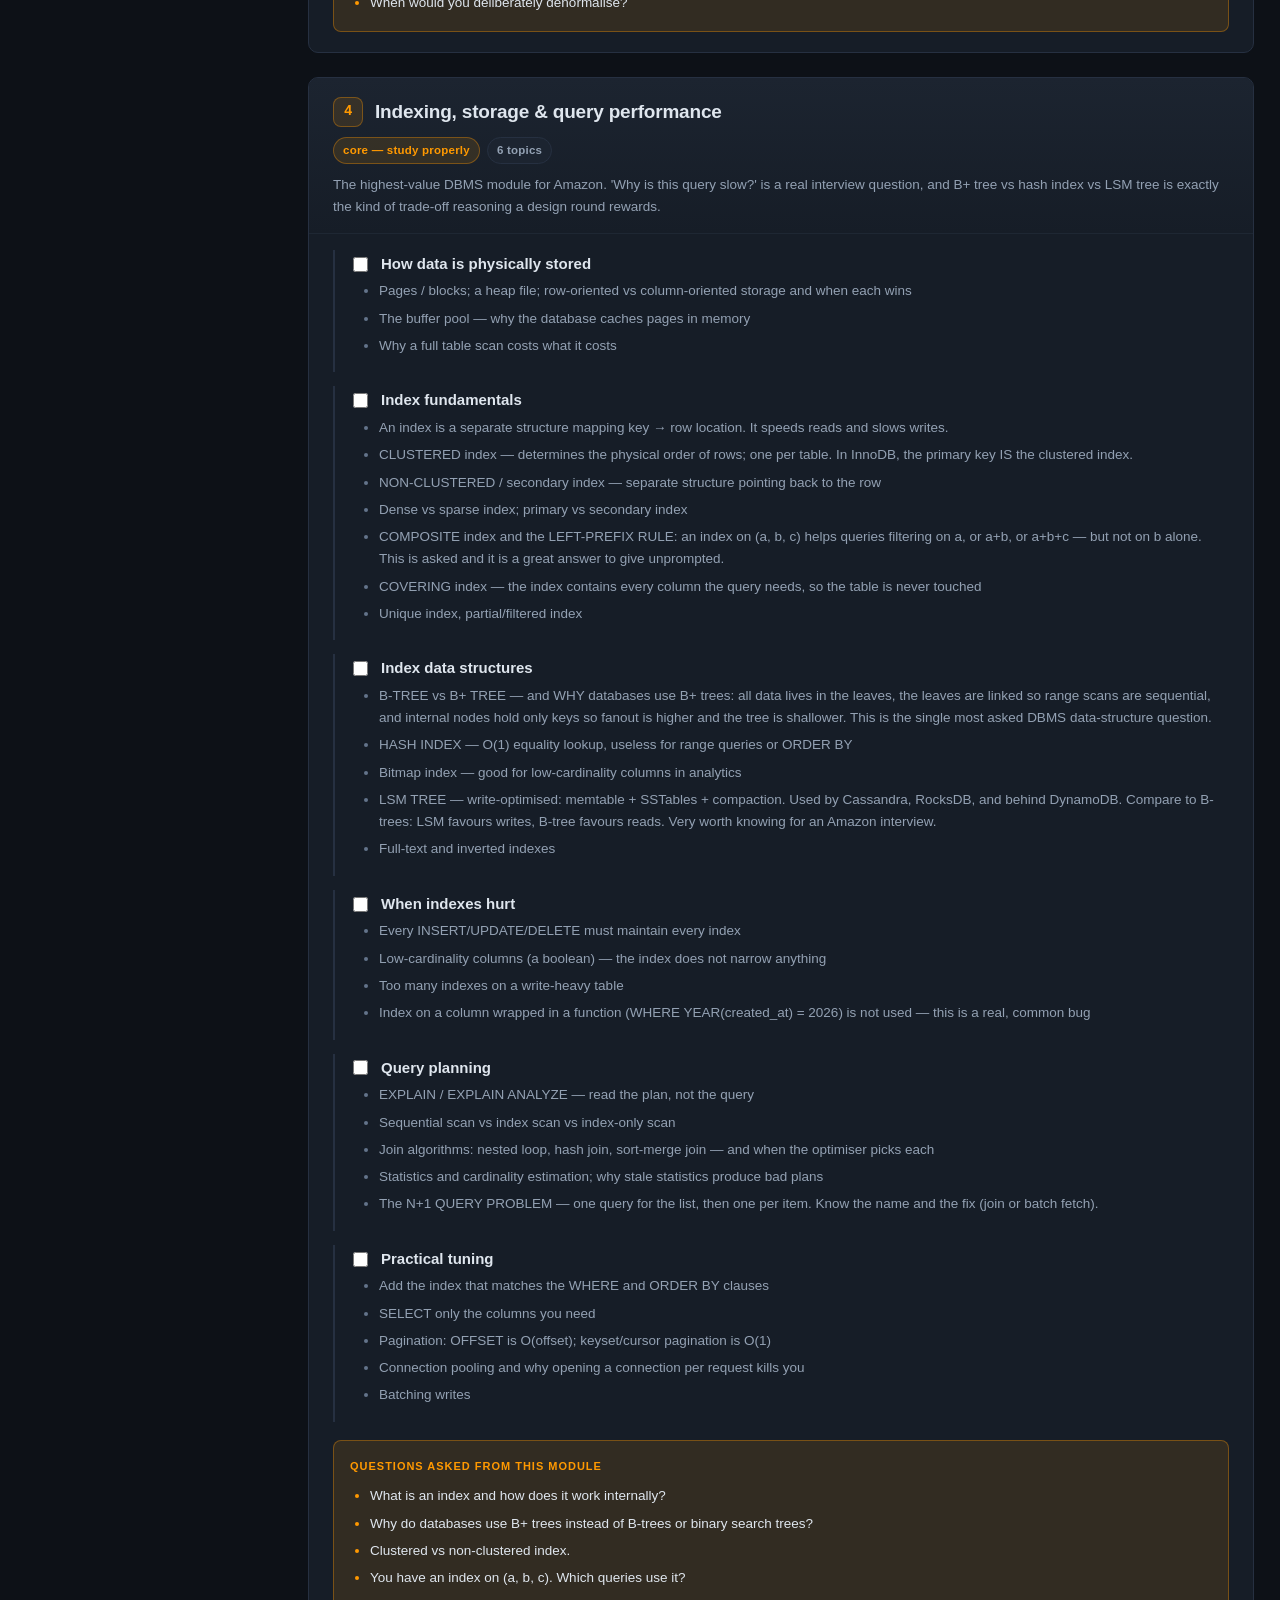
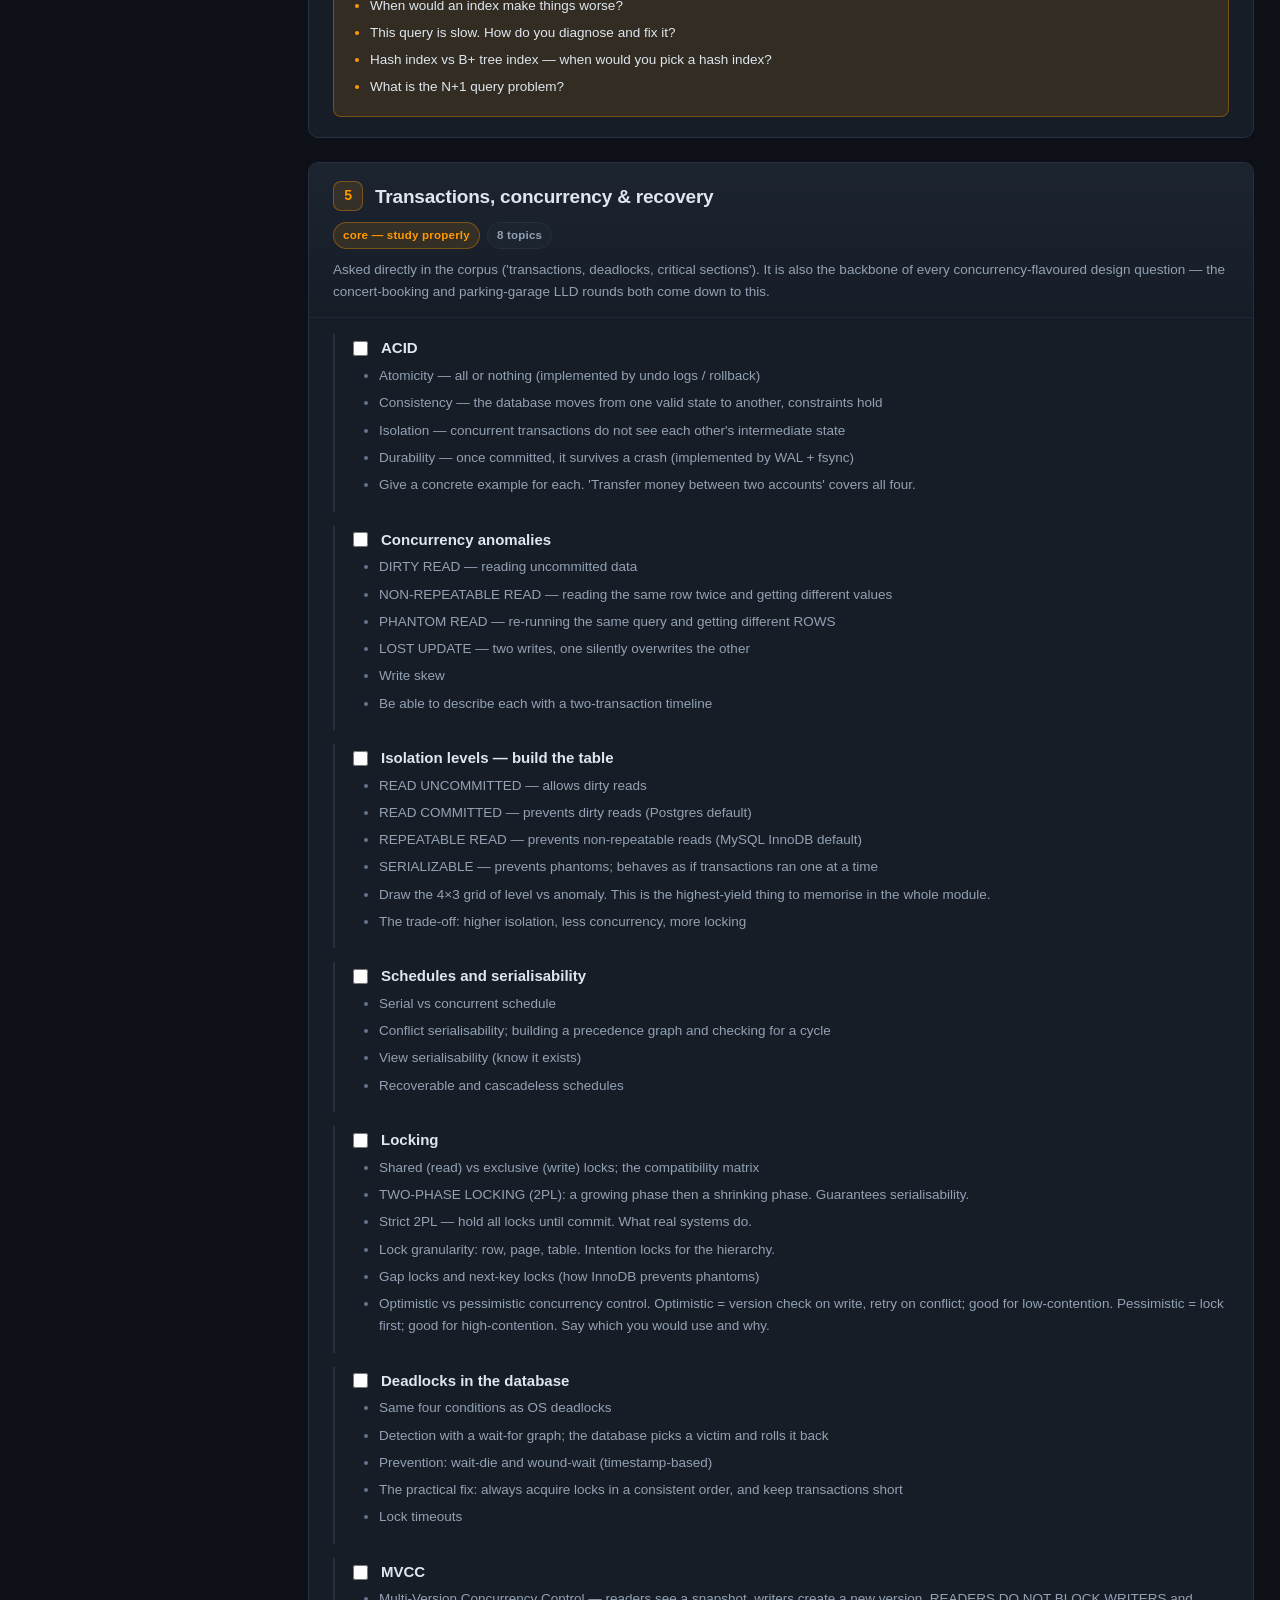
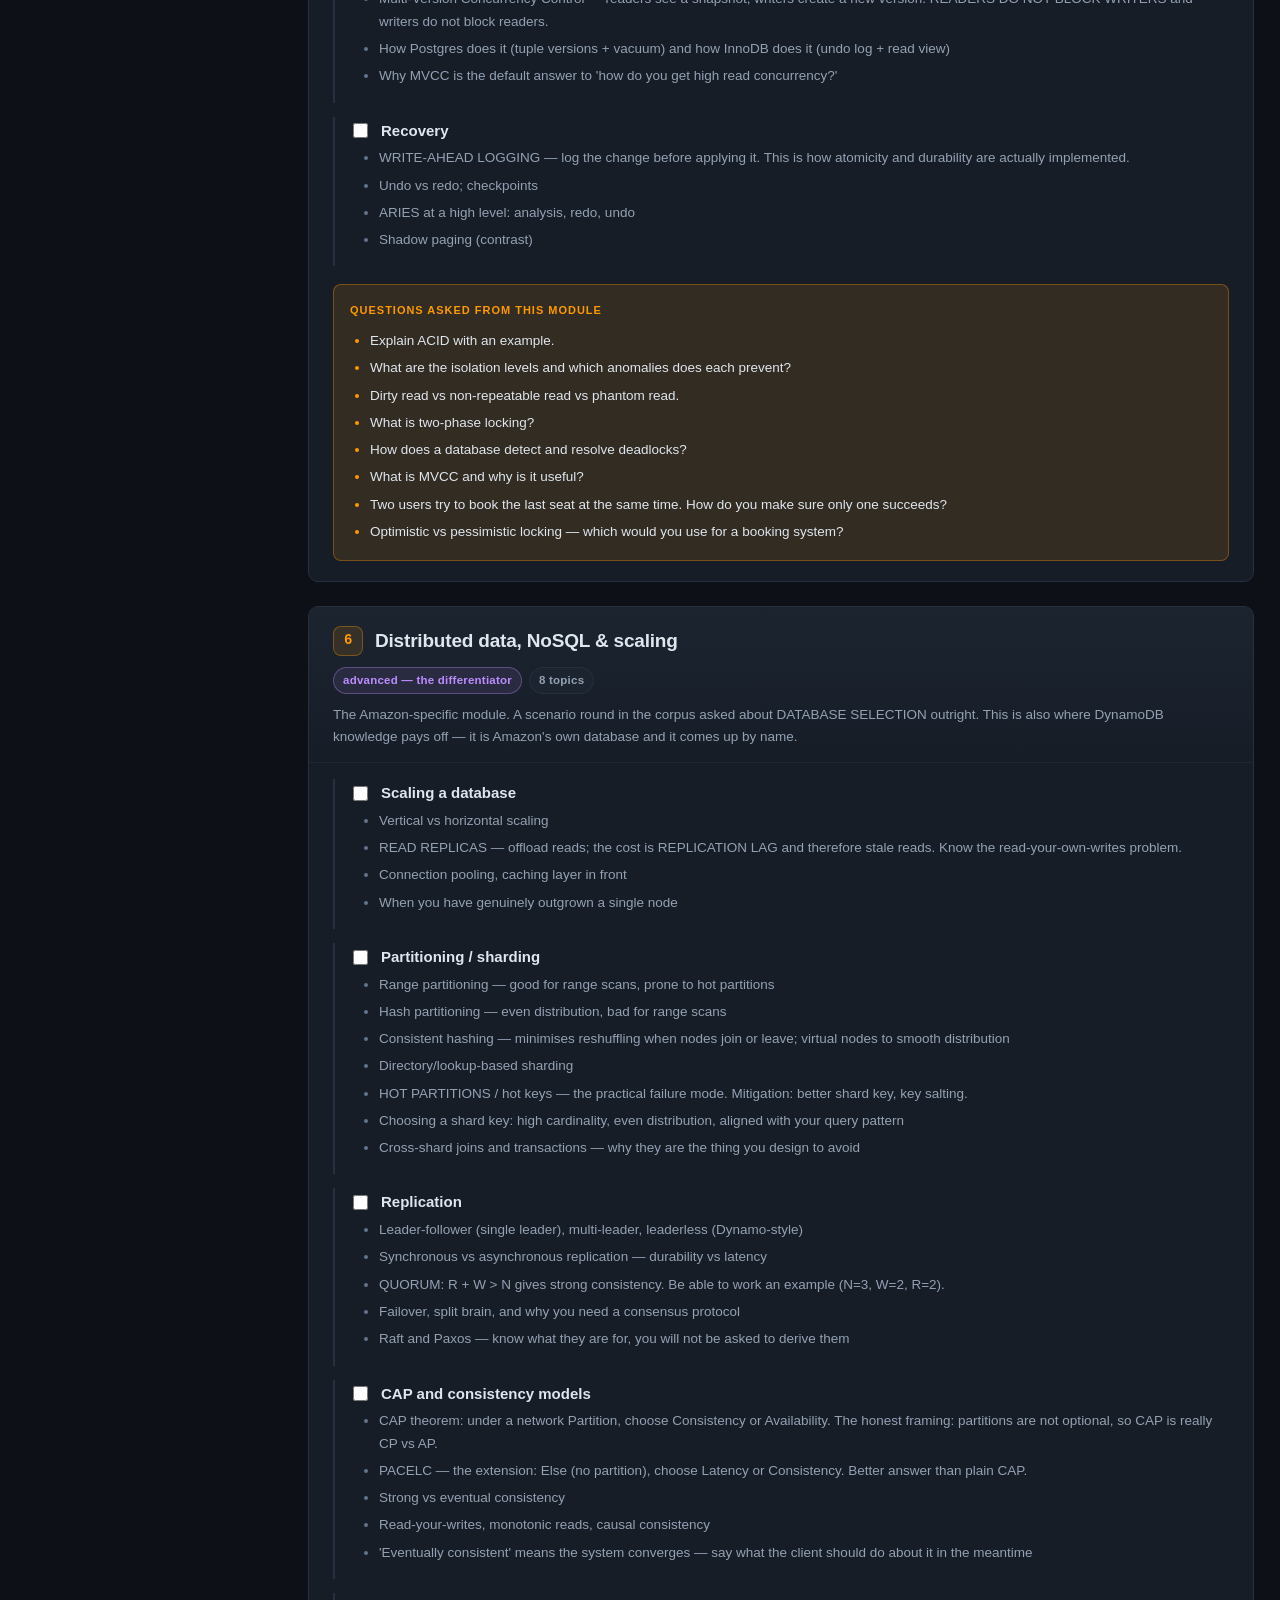
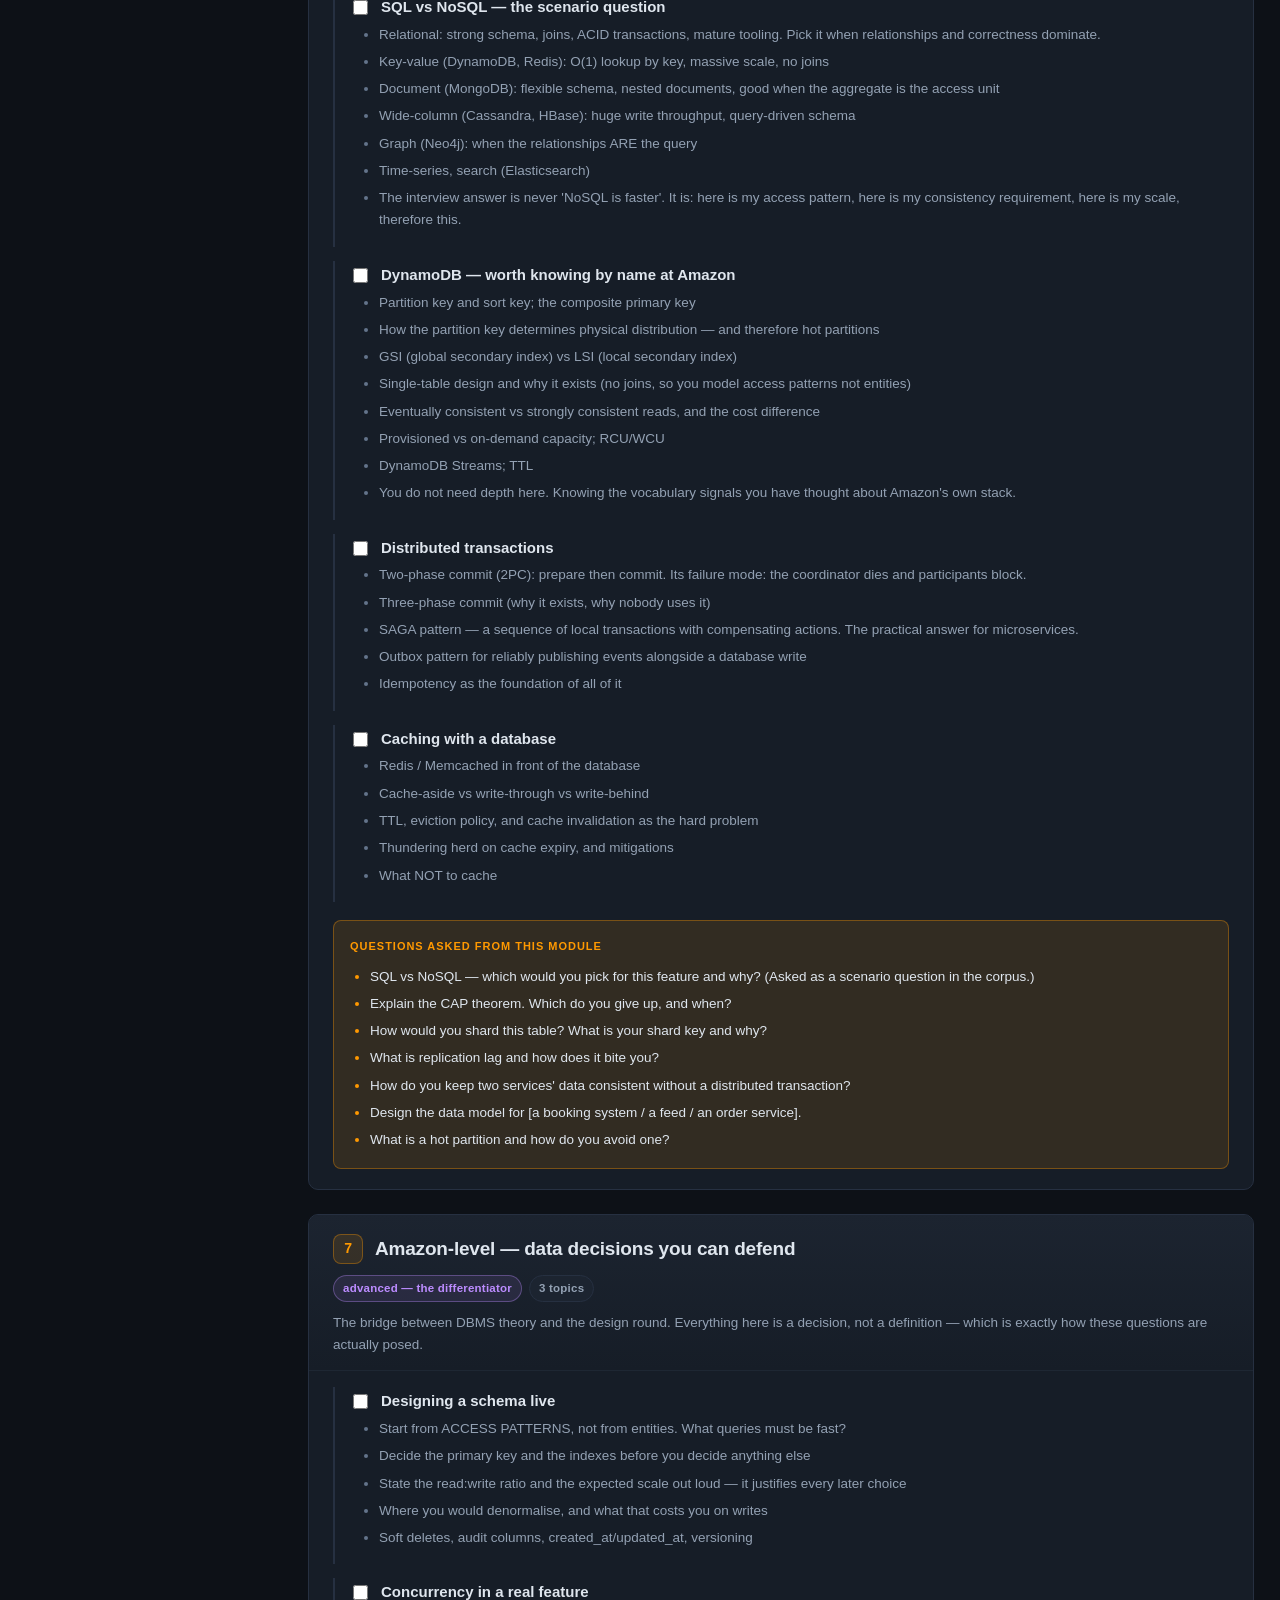
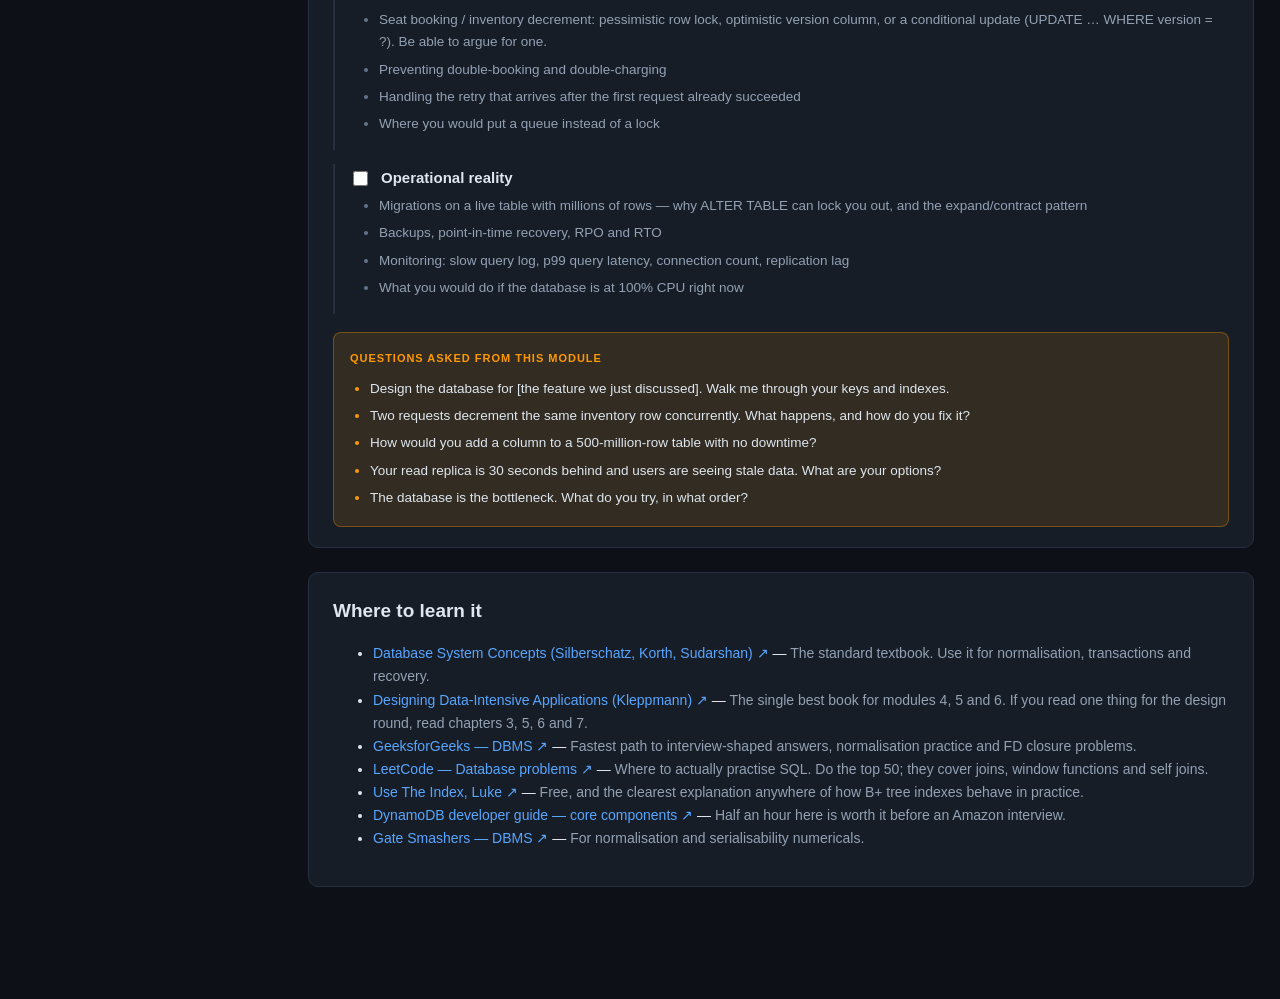
<file: dbms.html>
<!DOCTYPE html>
<html lang="en">
<head>
<meta charset="utf-8">
<meta name="viewport" content="width=device-width, initial-scale=1">
<title>DBMS — Amazon Prep</title>
<link rel="stylesheet" href="assets/style.css">
</head>
<body>

<nav class="topbar">
  <span class="brand"><span class="dot"></span> Amazon Prep</span>
  <span class="navlinks">
    <a href="index.html">Overview</a>
    <a href="experiences.html">Experiences</a>
    <a href="questions.html">Question bank</a>
    <a href="lp.html">LP round</a>
    <a href="dsa.html">DSA sheet</a>
    <a href="sd.html">System design</a>
    <a href="os.html">OS</a>
    <a href="cn.html">CN</a>
    <a href="dbms.html">DBMS</a>
  </span>
</nav>

<main class="wrap wrap-wide">

  <div class="page-head">
    <h1 id="syl-title">—</h1>
    <p id="syl-tagline" style="color:var(--accent);font-size:15px;margin-bottom:10px"></p>
    <p id="syl-intro"></p>
  </div>

  <div class="controls">
    <input type="search" id="syl-search" placeholder="Search topics and subtopics — try 'index', 'isolation', 'sharding'…">
    <select id="syl-level">
      <option value="all">All modules</option>
      <option value="foundation">Foundation only</option>
      <option value="core">Core only</option>
      <option value="supporting">Supporting only</option>
      <option value="advanced">Advanced only</option>
    </select>
    <button class="btn" id="syl-reset">Reset progress</button>
    <span class="spacer" style="flex:1"></span>
    <span class="progress-wrap">
      <span id="syl-progress-label">0 / 0 covered</span>
      <span class="bar" id="syl-progress-bar"><i></i></span>
    </span>
  </div>

  <div class="layout">
    <aside class="sidebar" id="syl-nav"></aside>
    <div id="syl-root"></div>
  </div>

</main>

<script src="data/dbms.js"></script>
<script src="assets/app.js"></script>
</body>
</html>
</file>
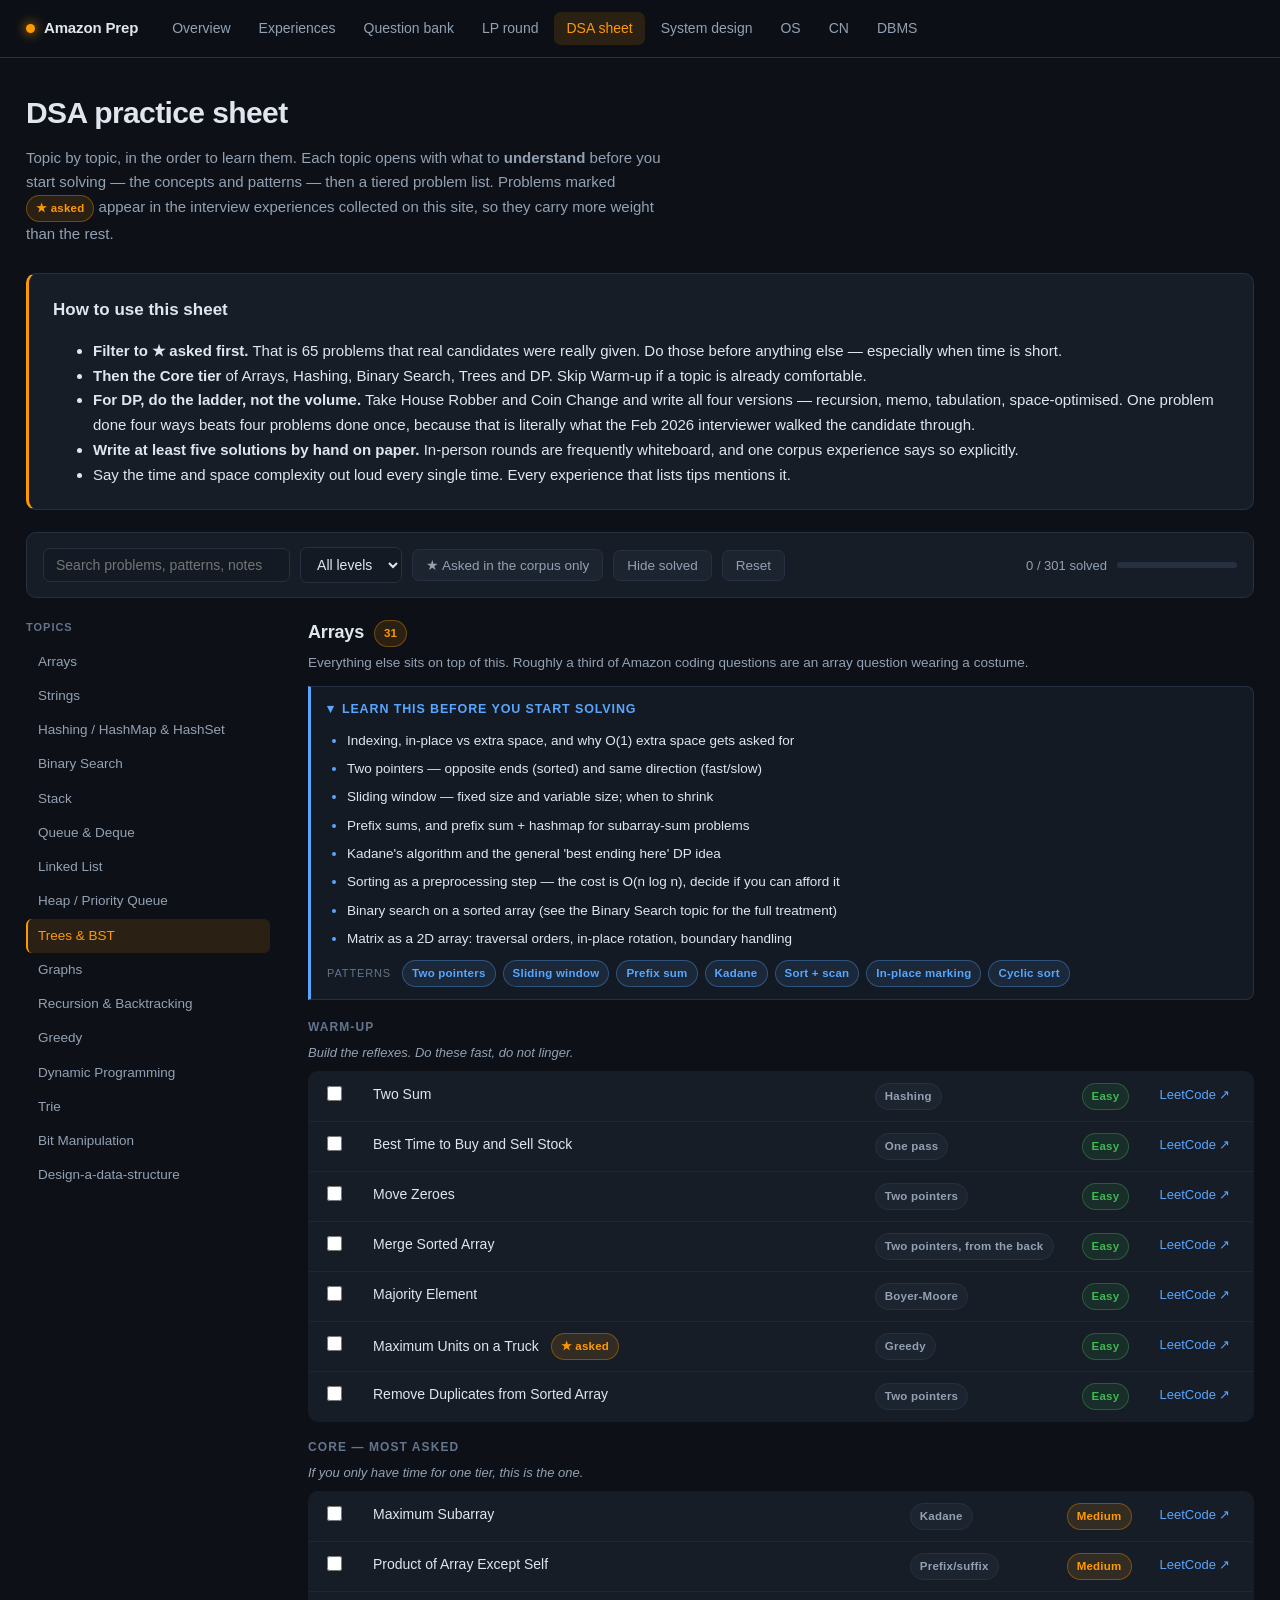
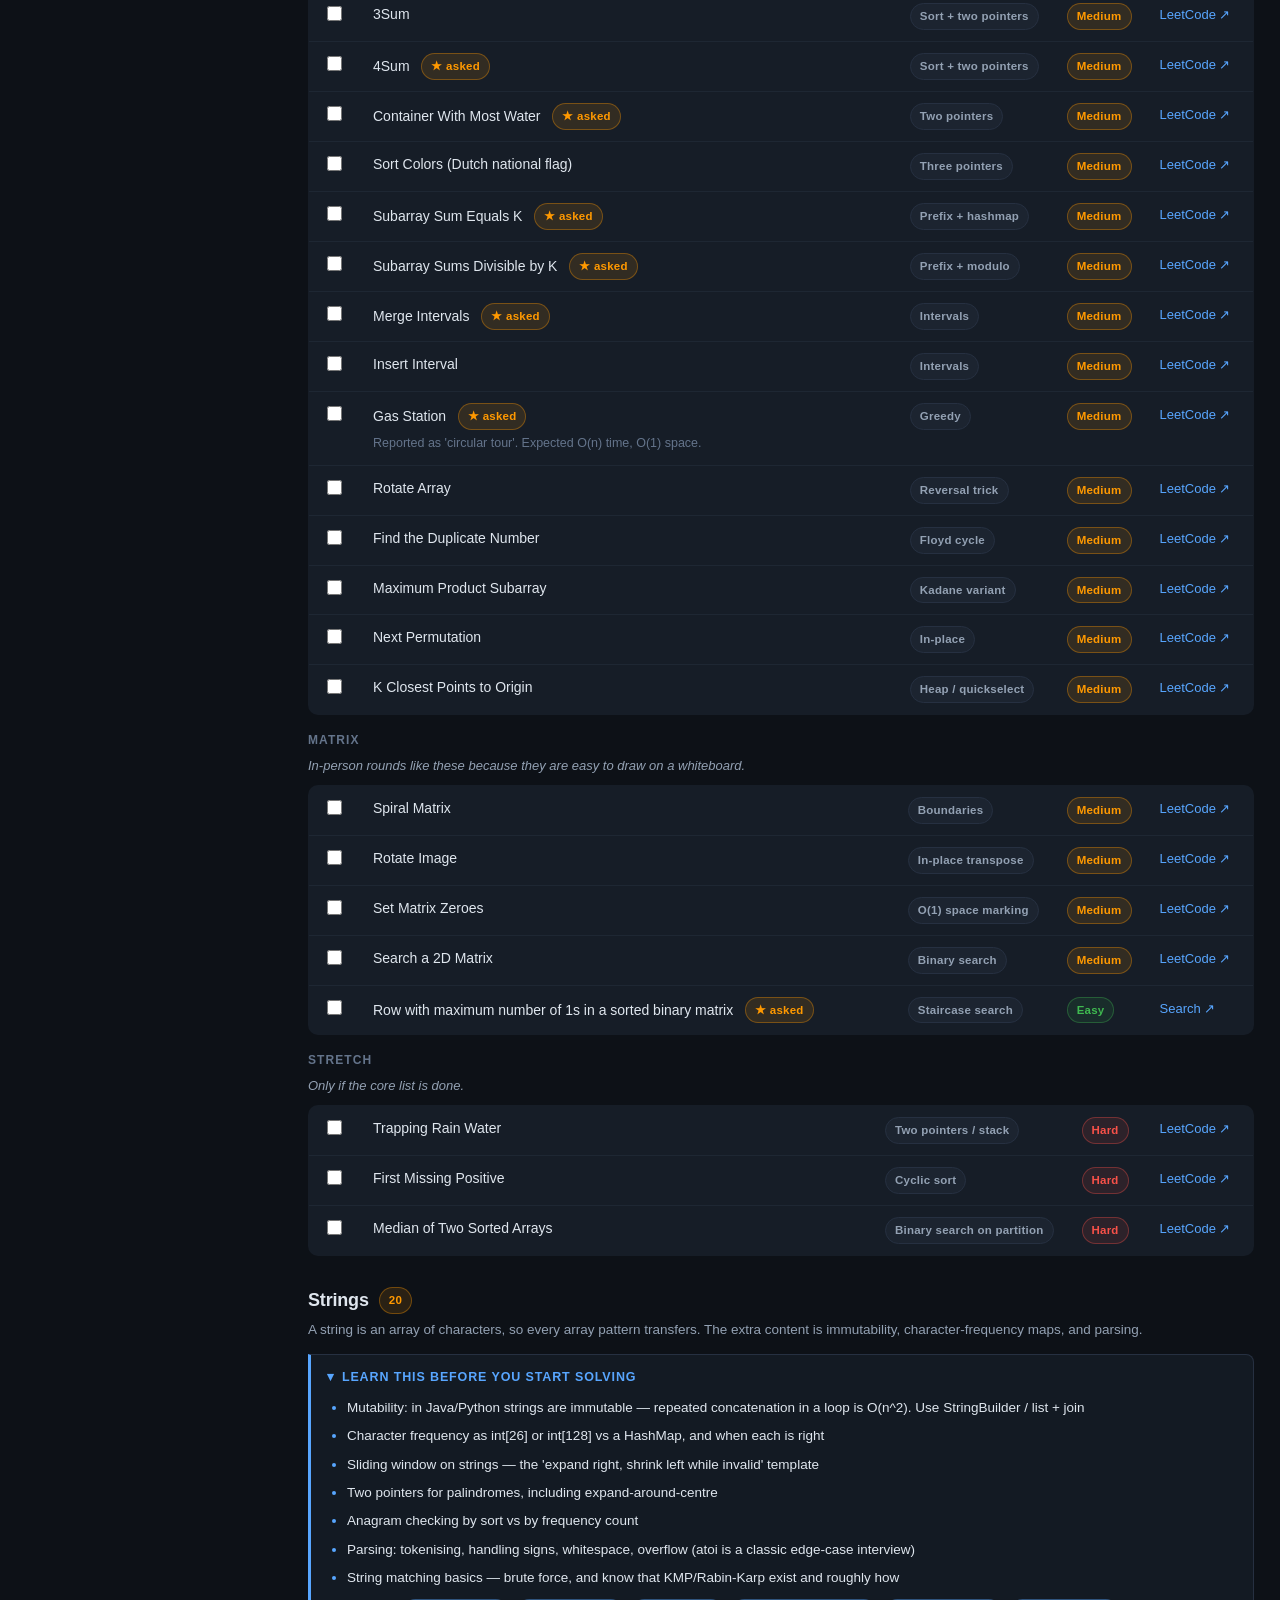
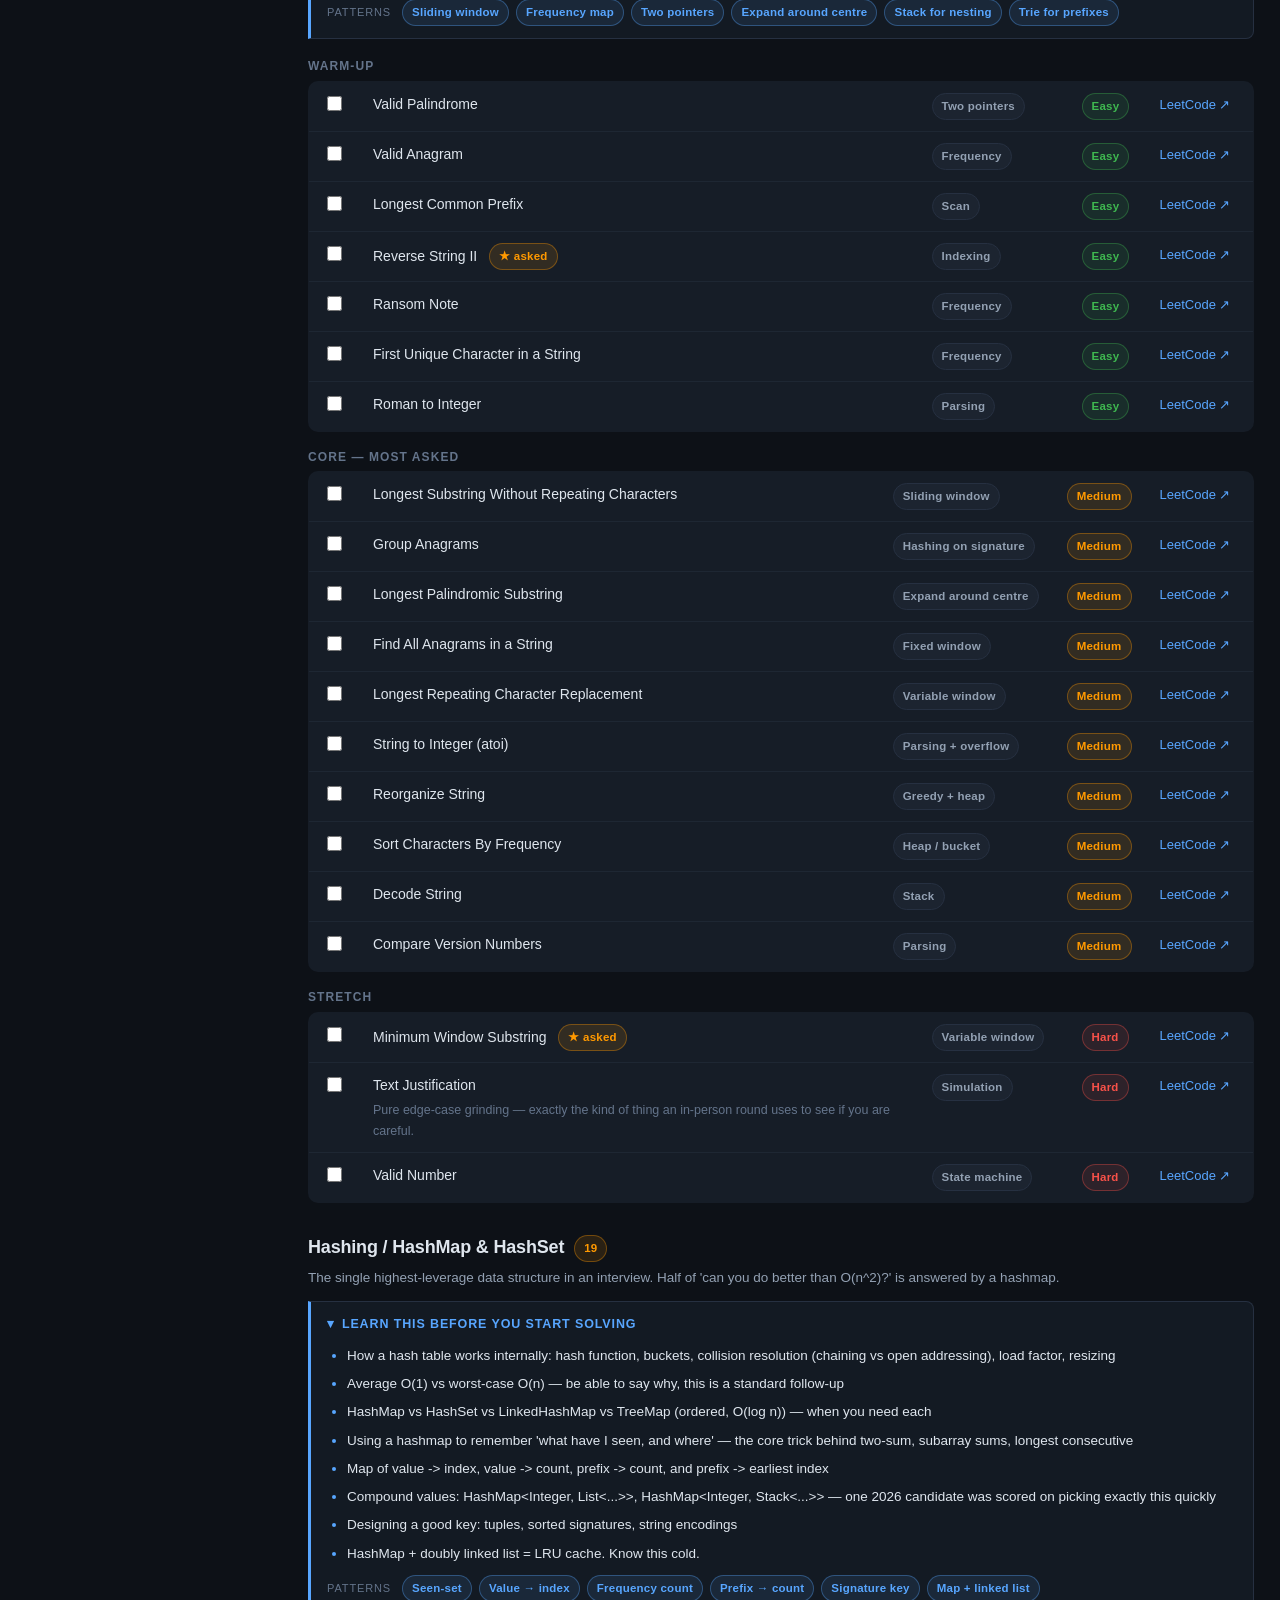
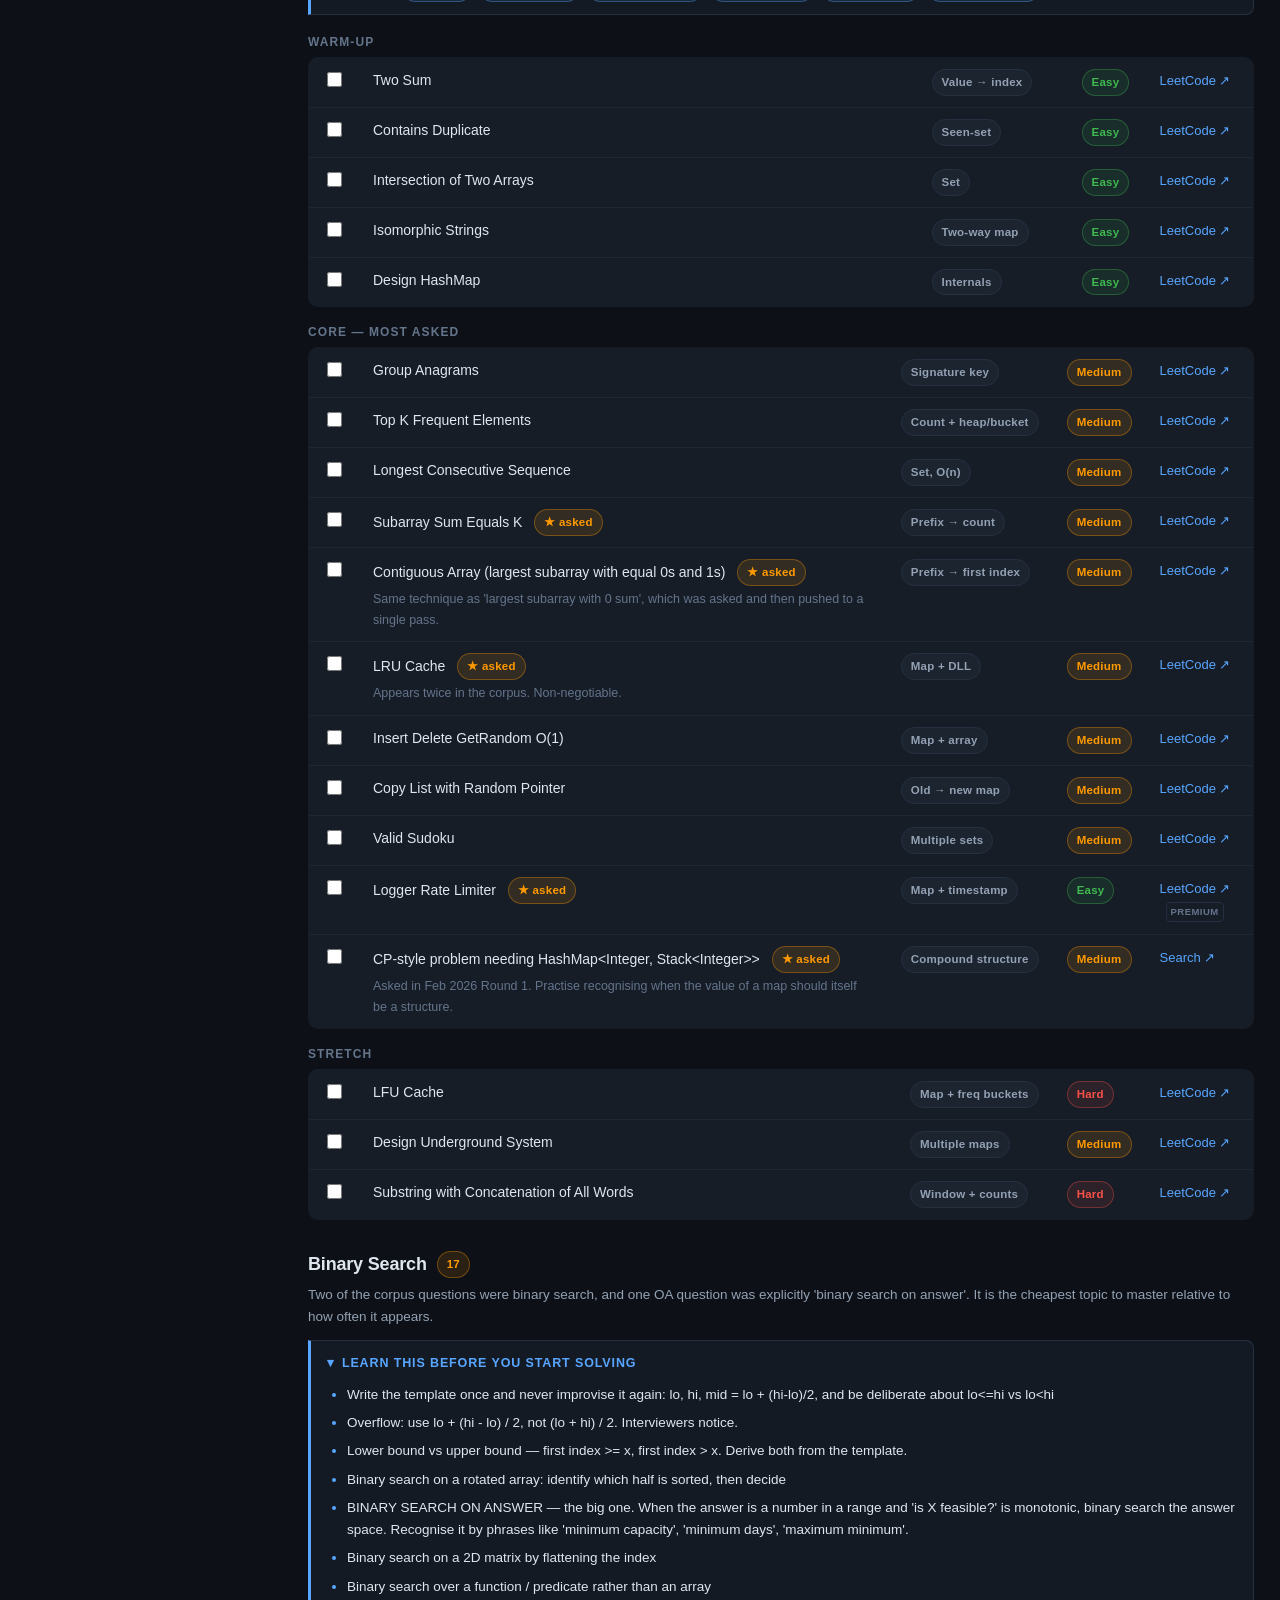
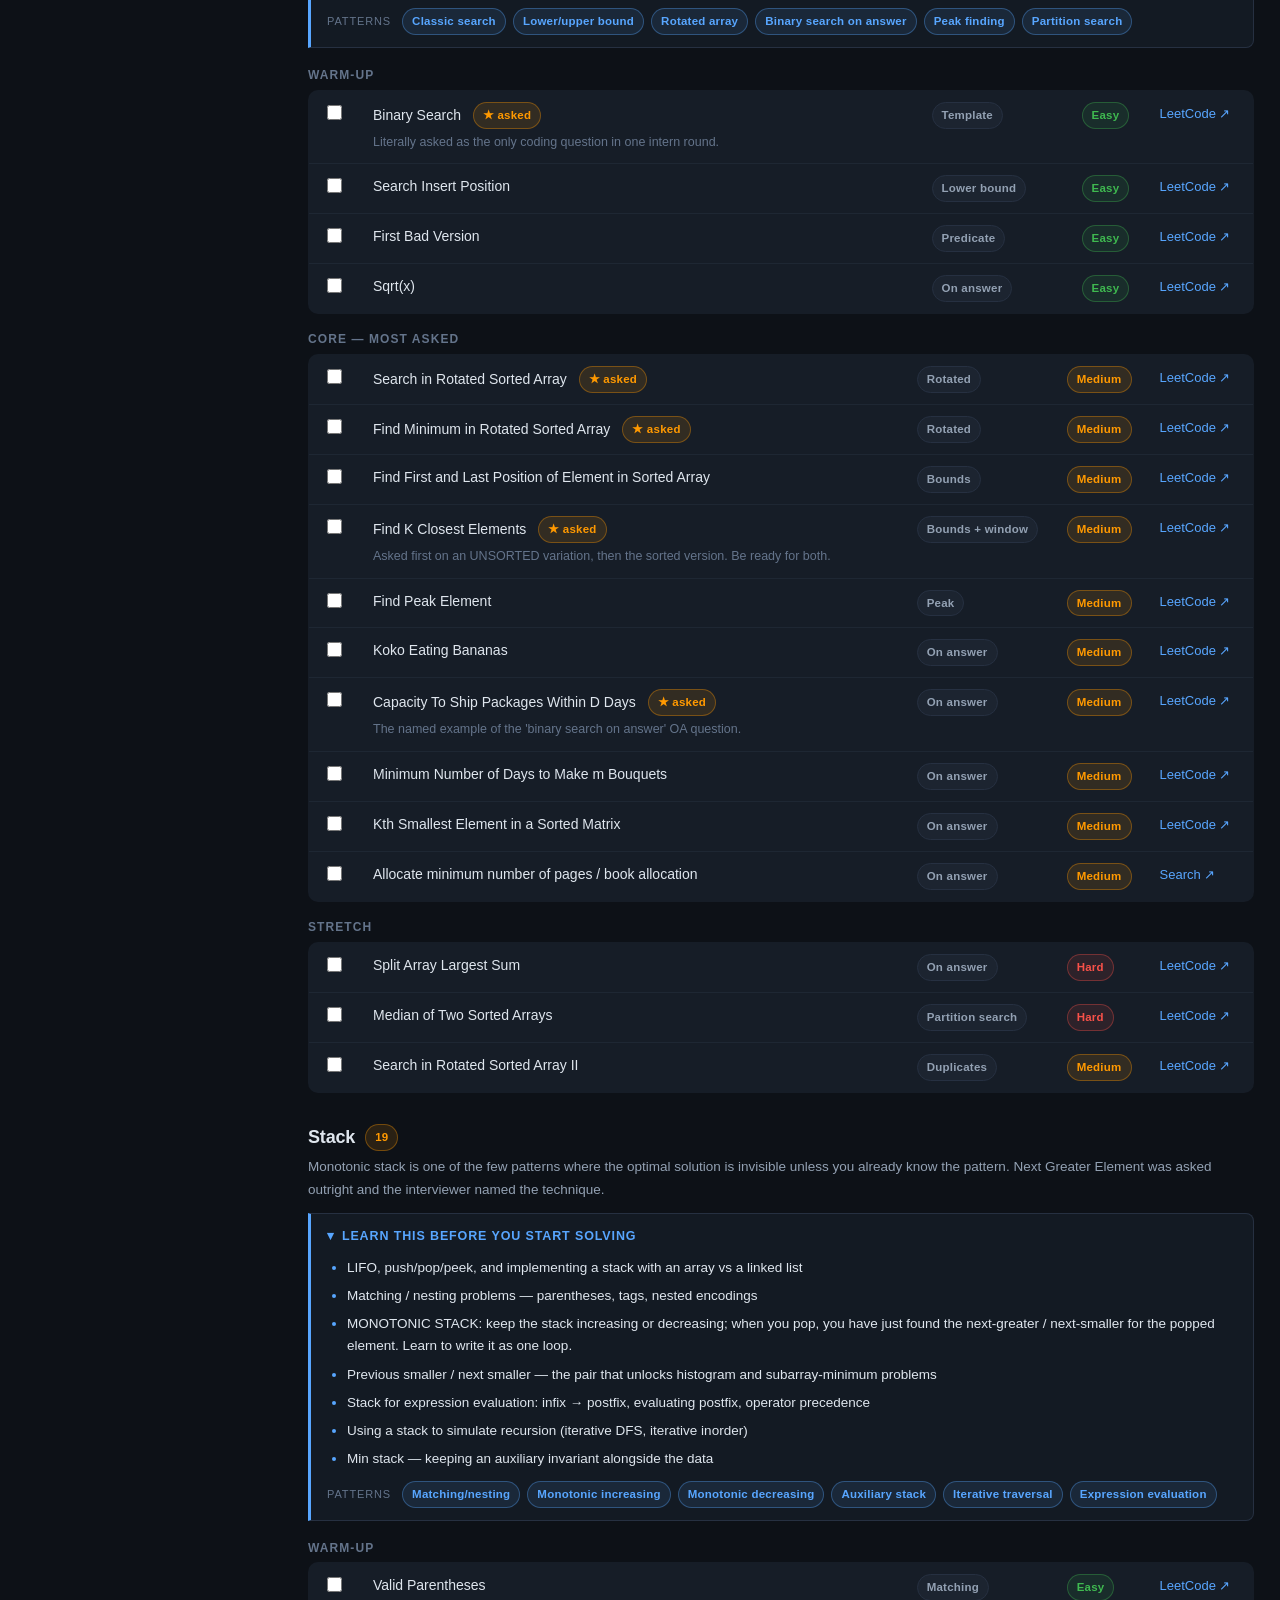
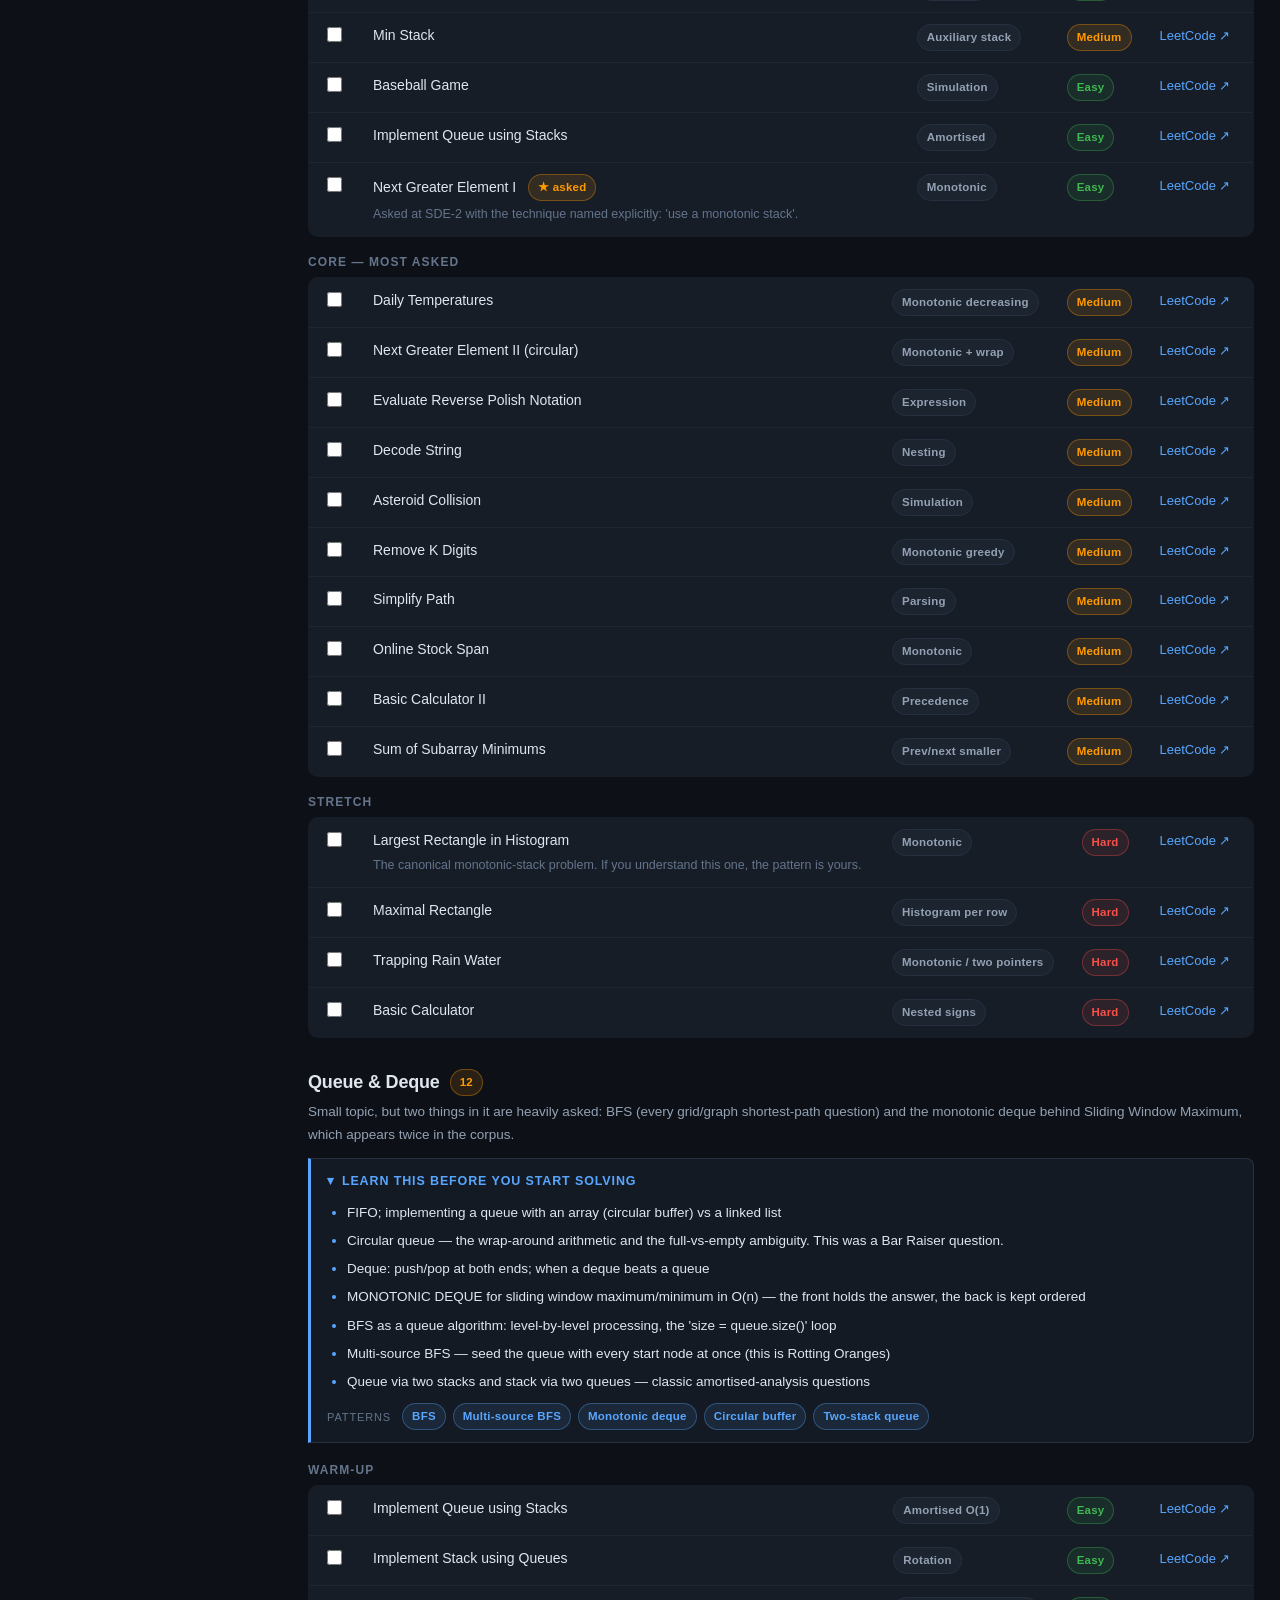
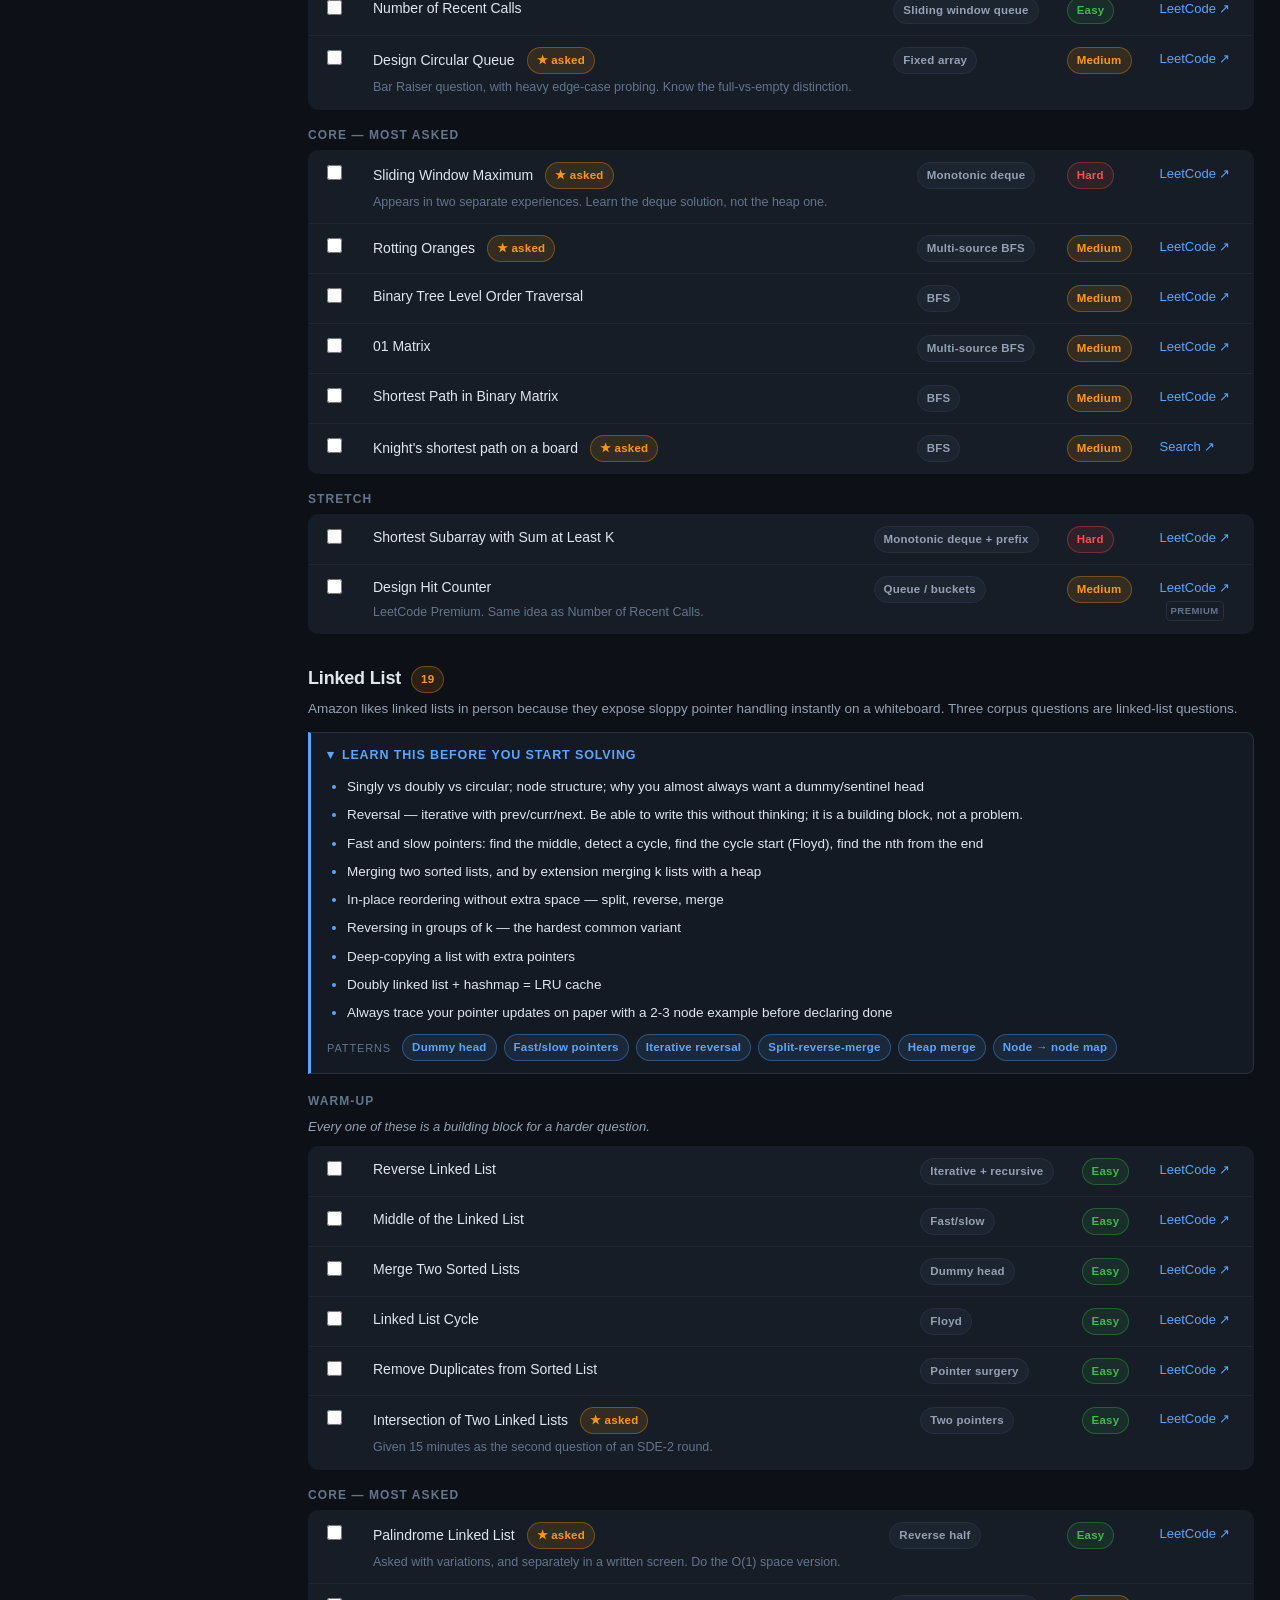
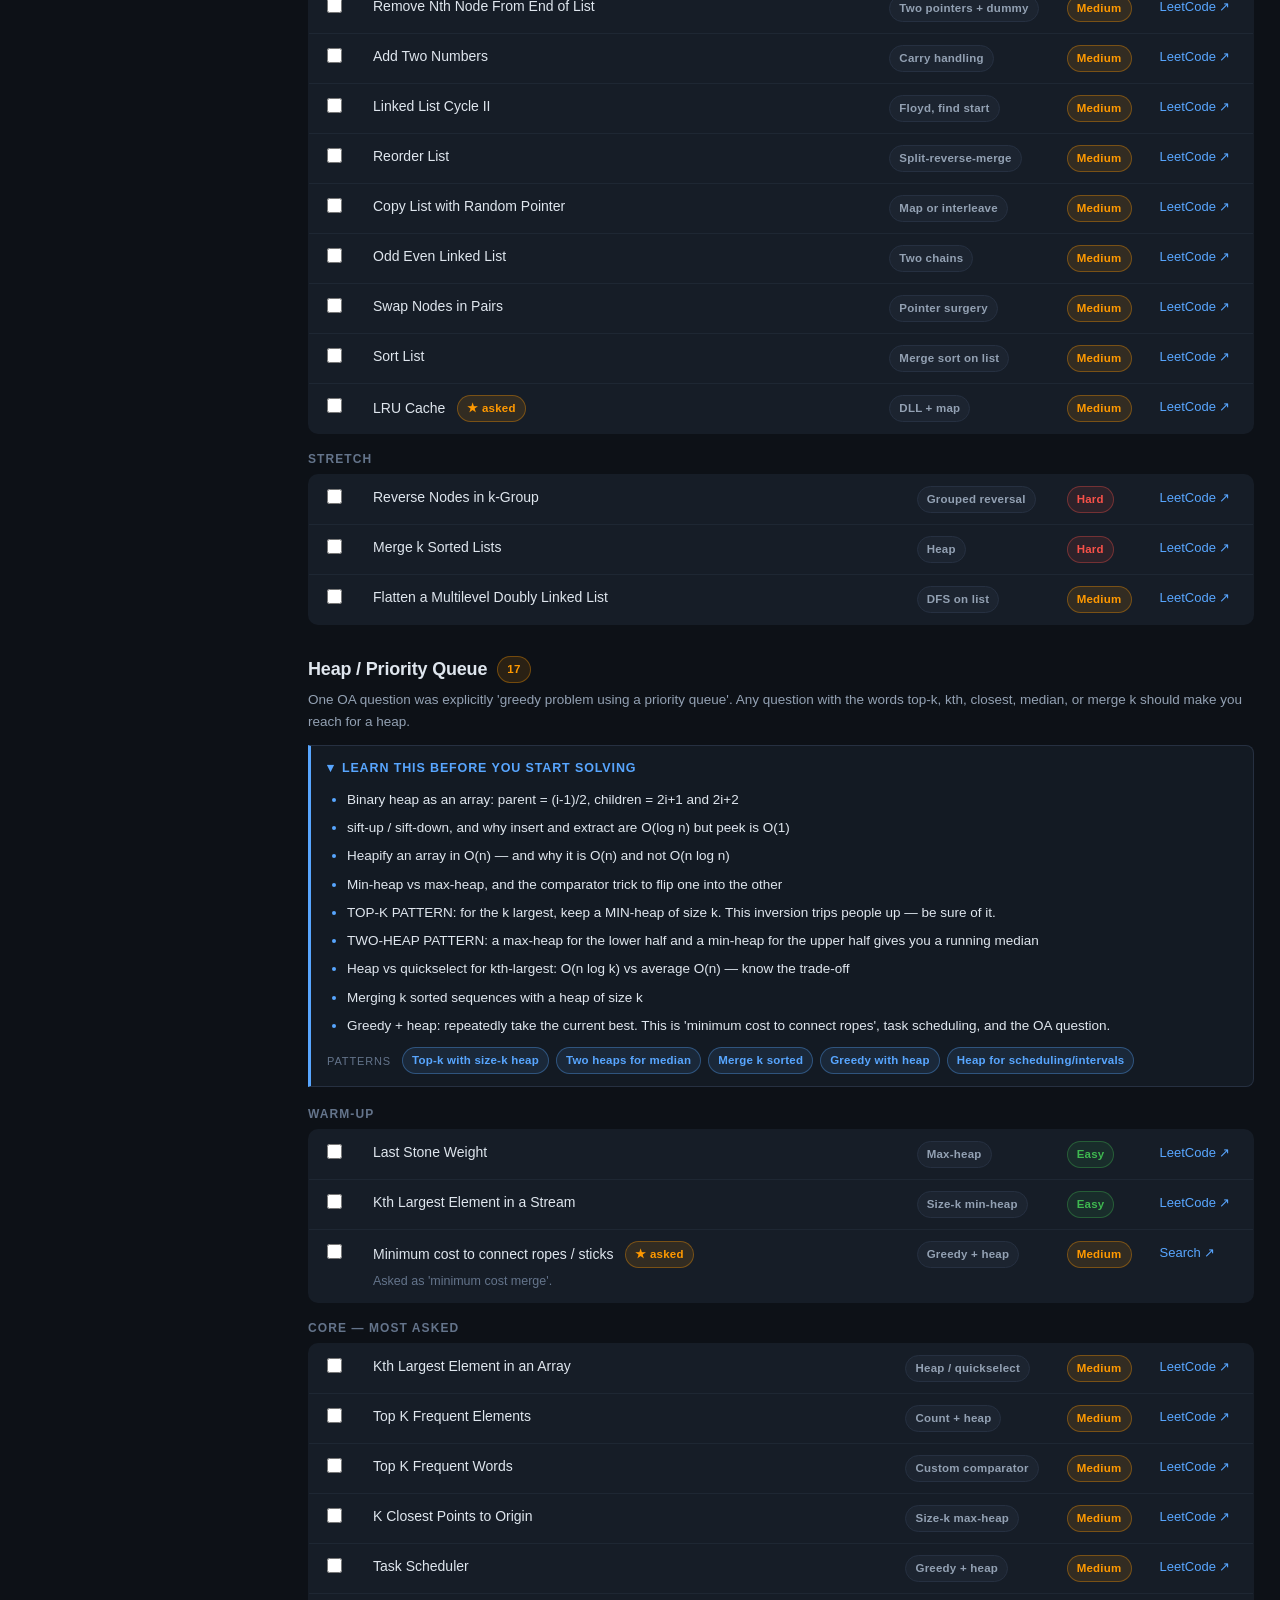
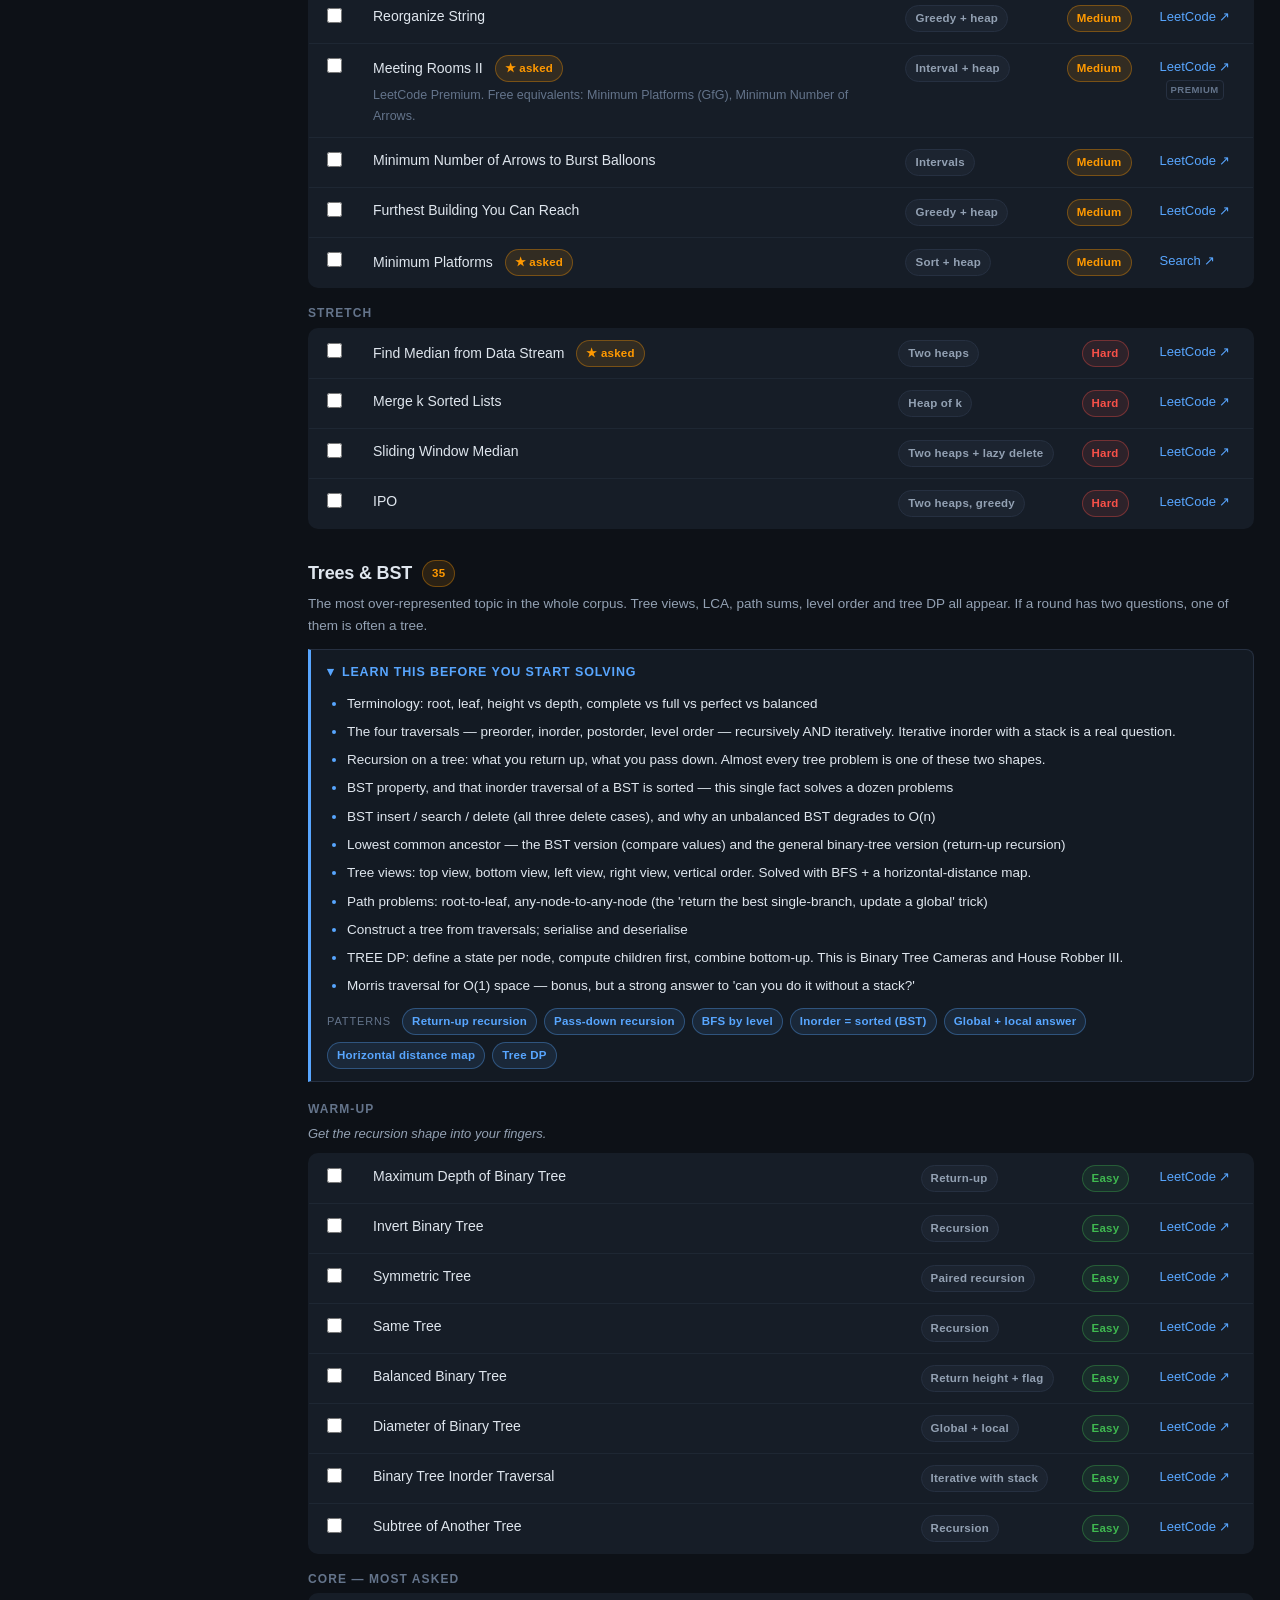
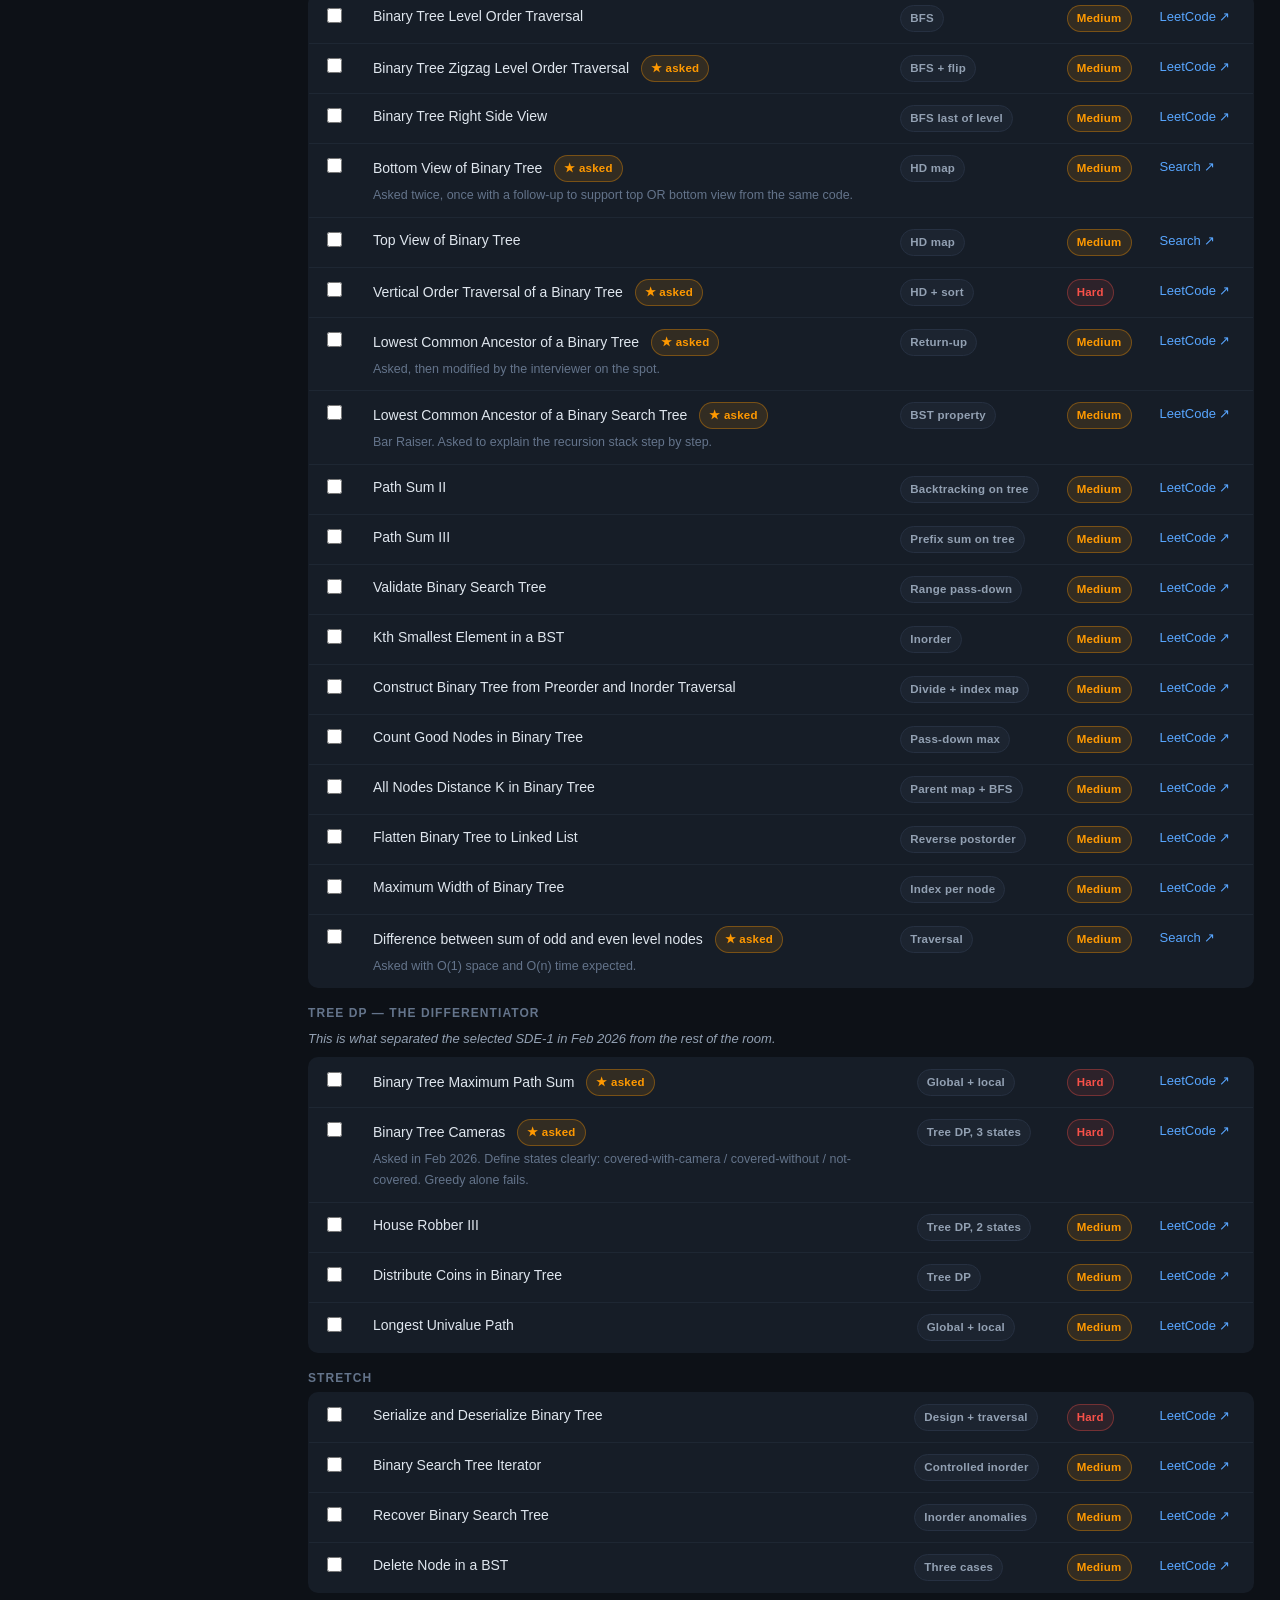
<file: dsa.html>
<!DOCTYPE html>
<html lang="en">
<head>
<meta charset="utf-8">
<meta name="viewport" content="width=device-width, initial-scale=1">
<title>DSA sheet — Amazon Prep</title>
<link rel="stylesheet" href="assets/style.css">
</head>
<body>

<nav class="topbar">
  <span class="brand"><span class="dot"></span> Amazon Prep</span>
  <span class="navlinks">
    <a href="index.html">Overview</a>
    <a href="experiences.html">Experiences</a>
    <a href="questions.html">Question bank</a>
    <a href="lp.html">LP round</a>
    <a href="dsa.html">DSA sheet</a>
    <a href="sd.html">System design</a>
    <a href="os.html">OS</a>
    <a href="cn.html">CN</a>
    <a href="dbms.html">DBMS</a>
  </span>
</nav>

<main class="wrap wrap-wide">

  <div class="page-head">
    <h1>DSA practice sheet</h1>
    <p>Topic by topic, in the order to learn them. Each topic opens with what to <b>understand</b> before you start solving — the concepts and patterns — then a tiered problem list. Problems marked <span class="pill orange">★ asked</span> appear in the interview experiences collected on this site, so they carry more weight than the rest.</p>
  </div>

  <div class="card" style="border-left:3px solid var(--accent)">
    <h2 style="font-size:17px;margin-top:0">How to use this sheet</h2>
    <ul style="margin-bottom:0">
      <li><b>Filter to ★ asked first.</b> That is <span id="dsa-corpus-count">—</span> problems that real candidates were really given. Do those before anything else — especially when time is short.</li>
      <li><b>Then the Core tier</b> of Arrays, Hashing, Binary Search, Trees and DP. Skip Warm-up if a topic is already comfortable.</li>
      <li><b>For DP, do the ladder, not the volume.</b> Take House Robber and Coin Change and write all four versions — recursion, memo, tabulation, space-optimised. One problem done four ways beats four problems done once, because that is literally what the Feb 2026 interviewer walked the candidate through.</li>
      <li><b>Write at least five solutions by hand on paper.</b> In-person rounds are frequently whiteboard, and one corpus experience says so explicitly.</li>
      <li>Say the time and space complexity out loud every single time. Every experience that lists tips mentions it.</li>
    </ul>
  </div>

  <div class="controls">
    <input type="search" id="dsa-search" placeholder="Search problems, patterns, notes — try 'monotonic', 'tree dp', 'window'…">
    <select id="dsa-diff">
      <option value="all">All levels</option>
      <option value="E">Easy</option>
      <option value="M">Medium</option>
      <option value="H">Hard</option>
    </select>
    <button class="btn" id="dsa-corpus">★ Asked in the corpus only</button>
    <button class="btn" id="dsa-hide">Hide solved</button>
    <button class="btn" id="dsa-reset">Reset</button>
    <span class="spacer" style="flex:1"></span>
    <span class="progress-wrap">
      <span id="dsa-progress-label">0 / 0 solved</span>
      <span class="bar" id="dsa-progress-bar"><i></i></span>
    </span>
  </div>

  <div class="layout">
    <aside class="sidebar" id="dsa-nav"></aside>
    <div id="dsa-root"></div>
  </div>

</main>

<script src="data/dsa.js"></script>
<script src="assets/app.js"></script>
</body>
</html>
</file>
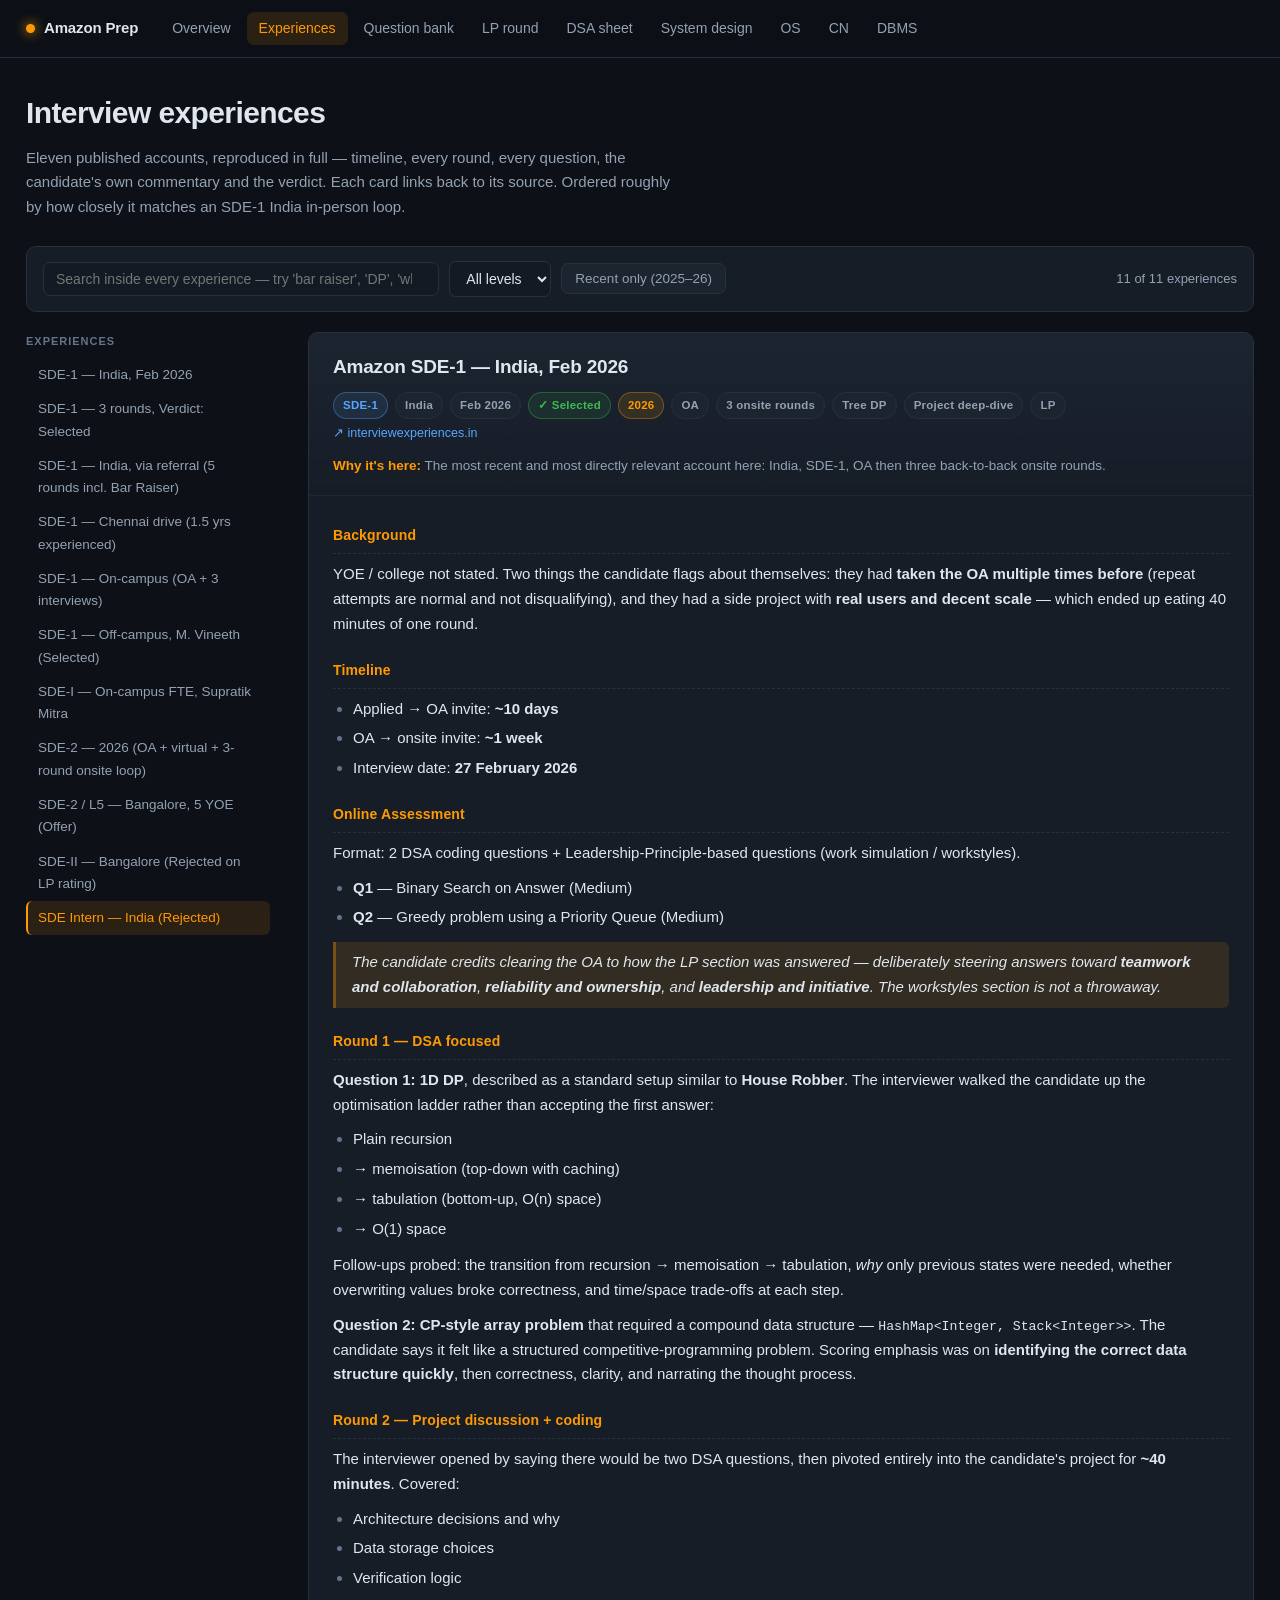
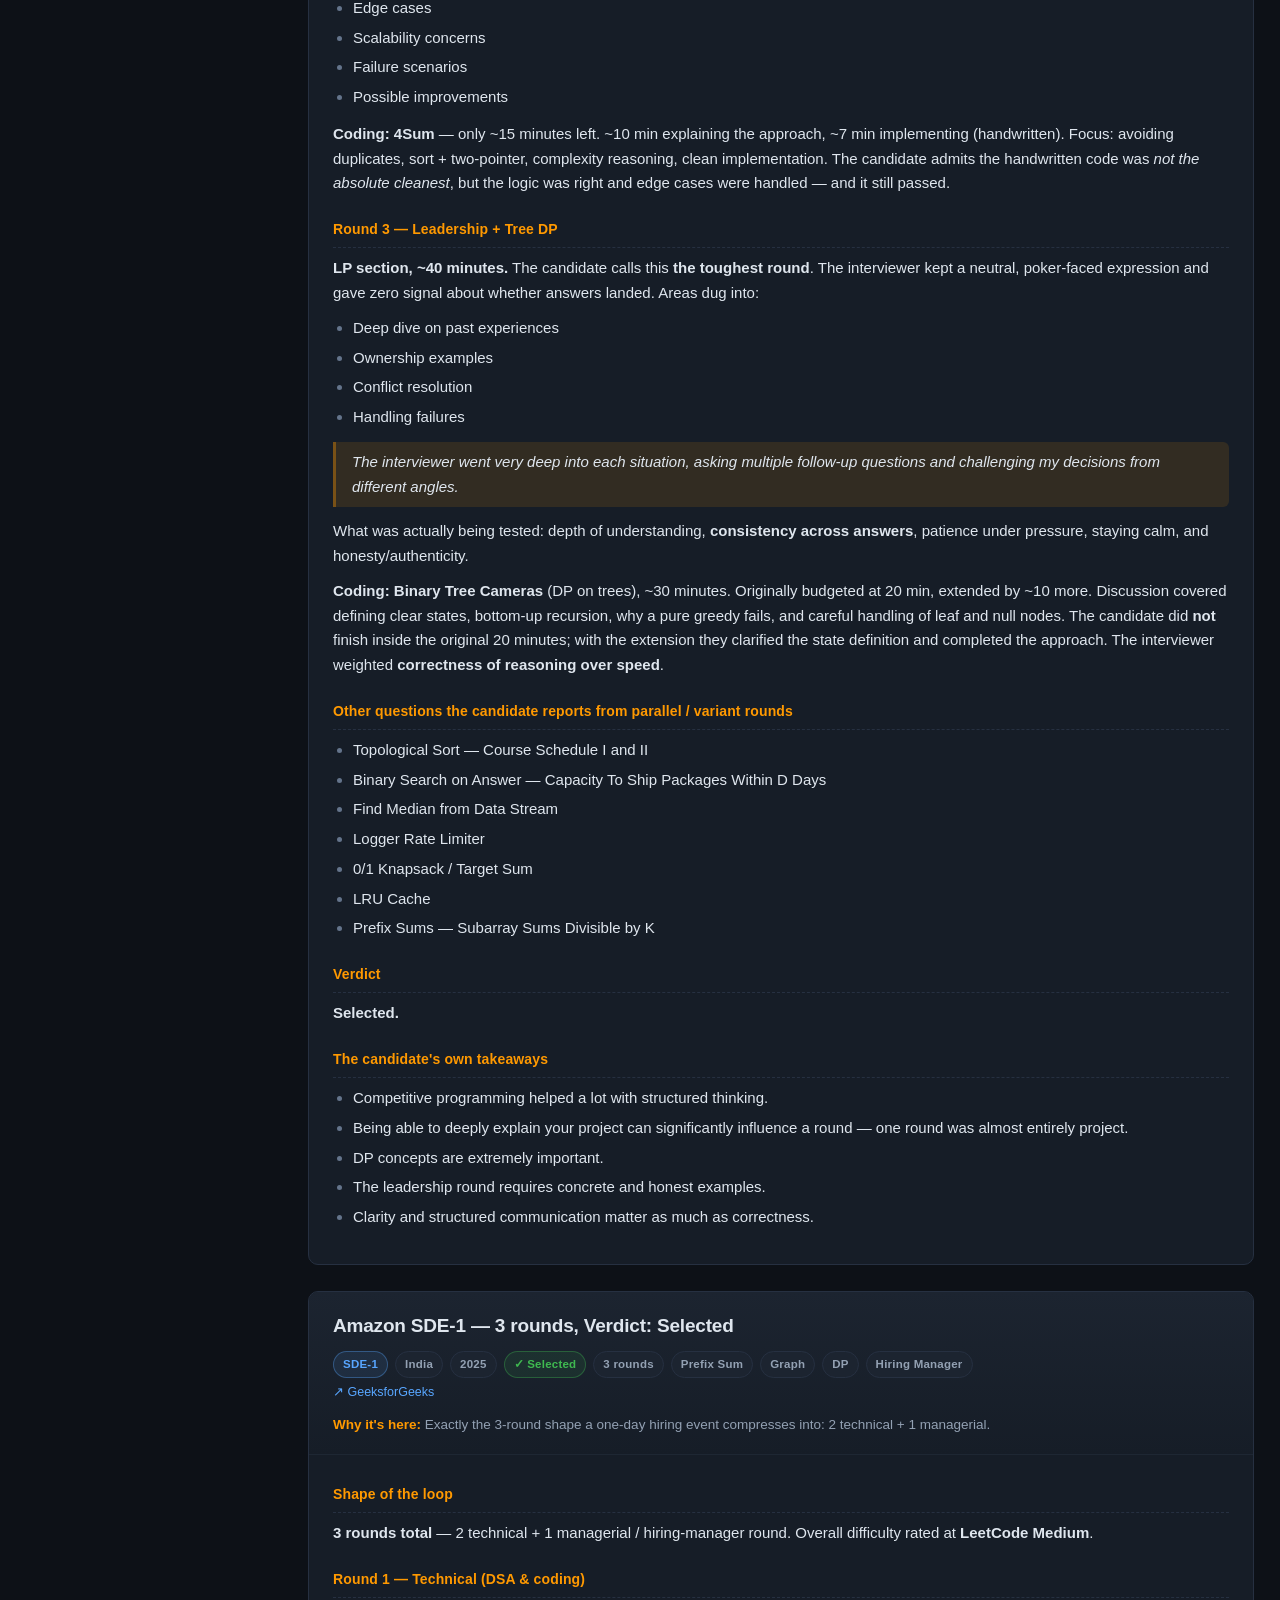
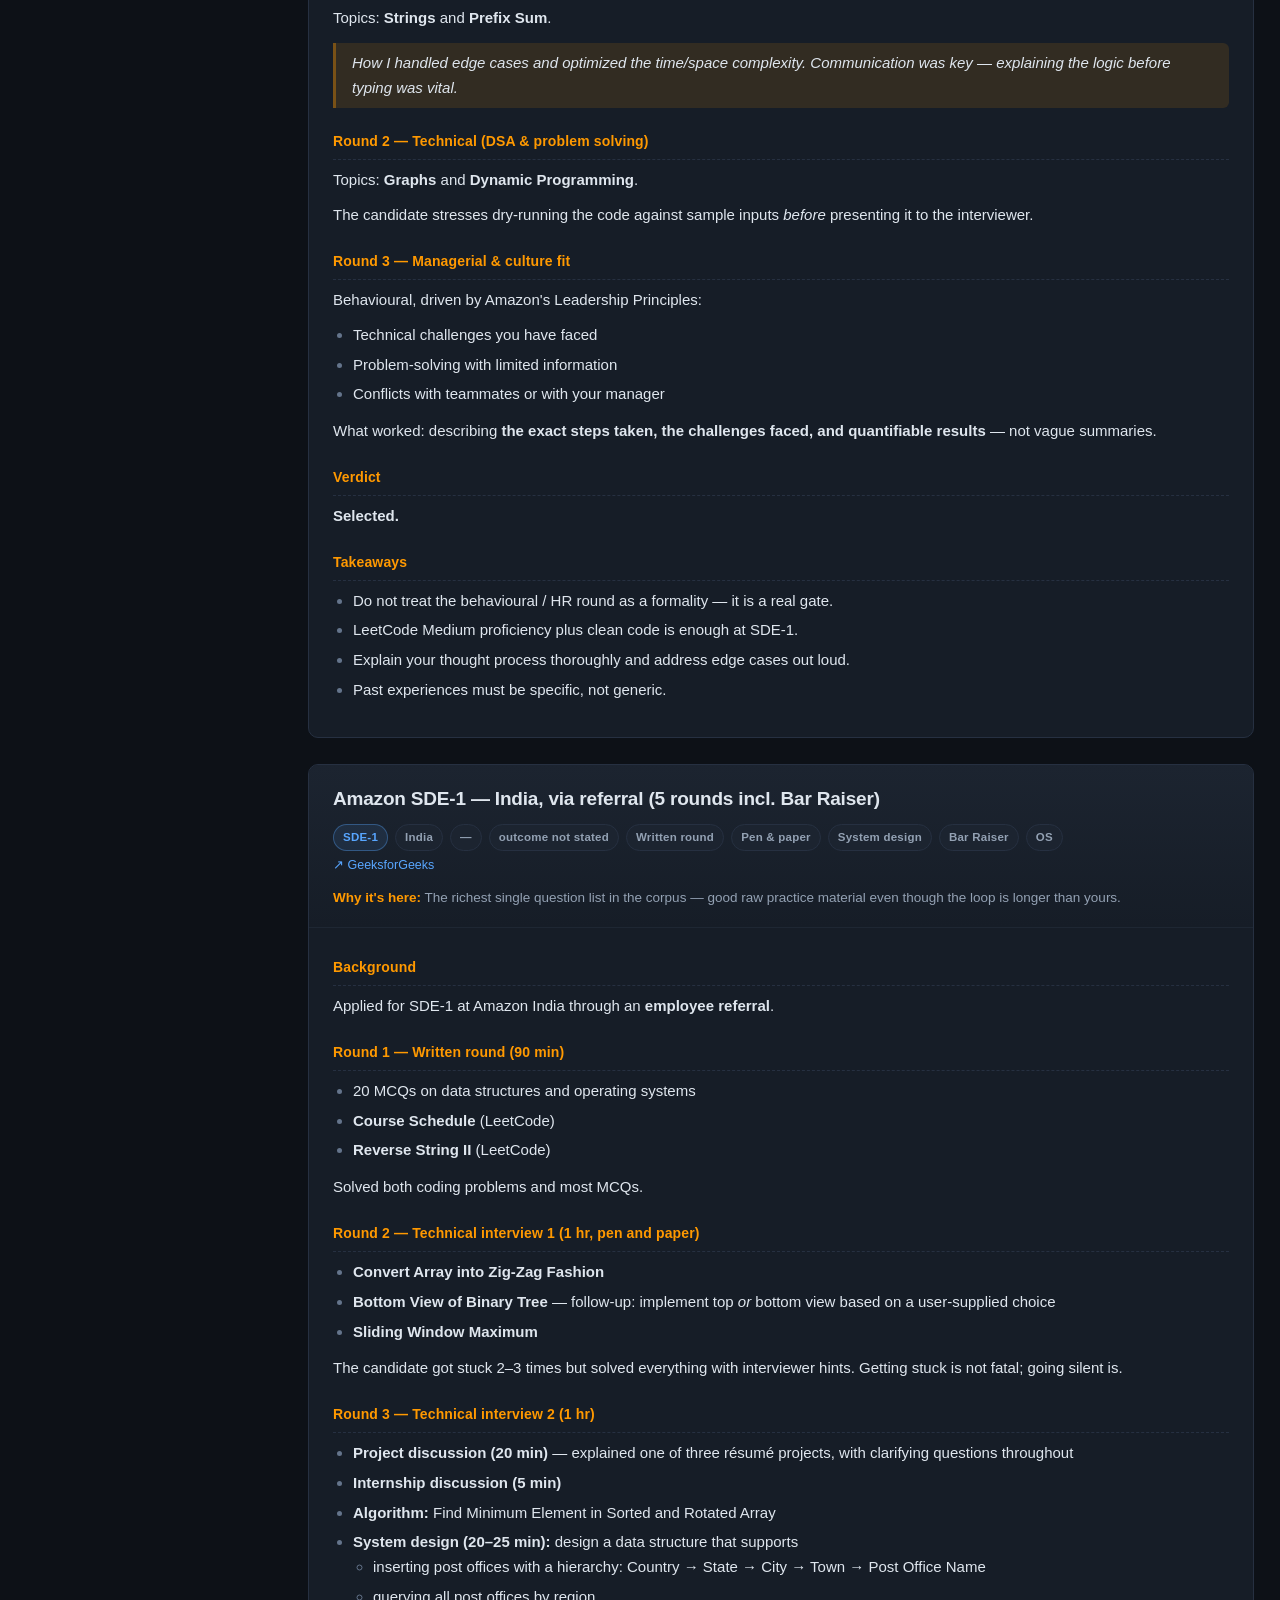
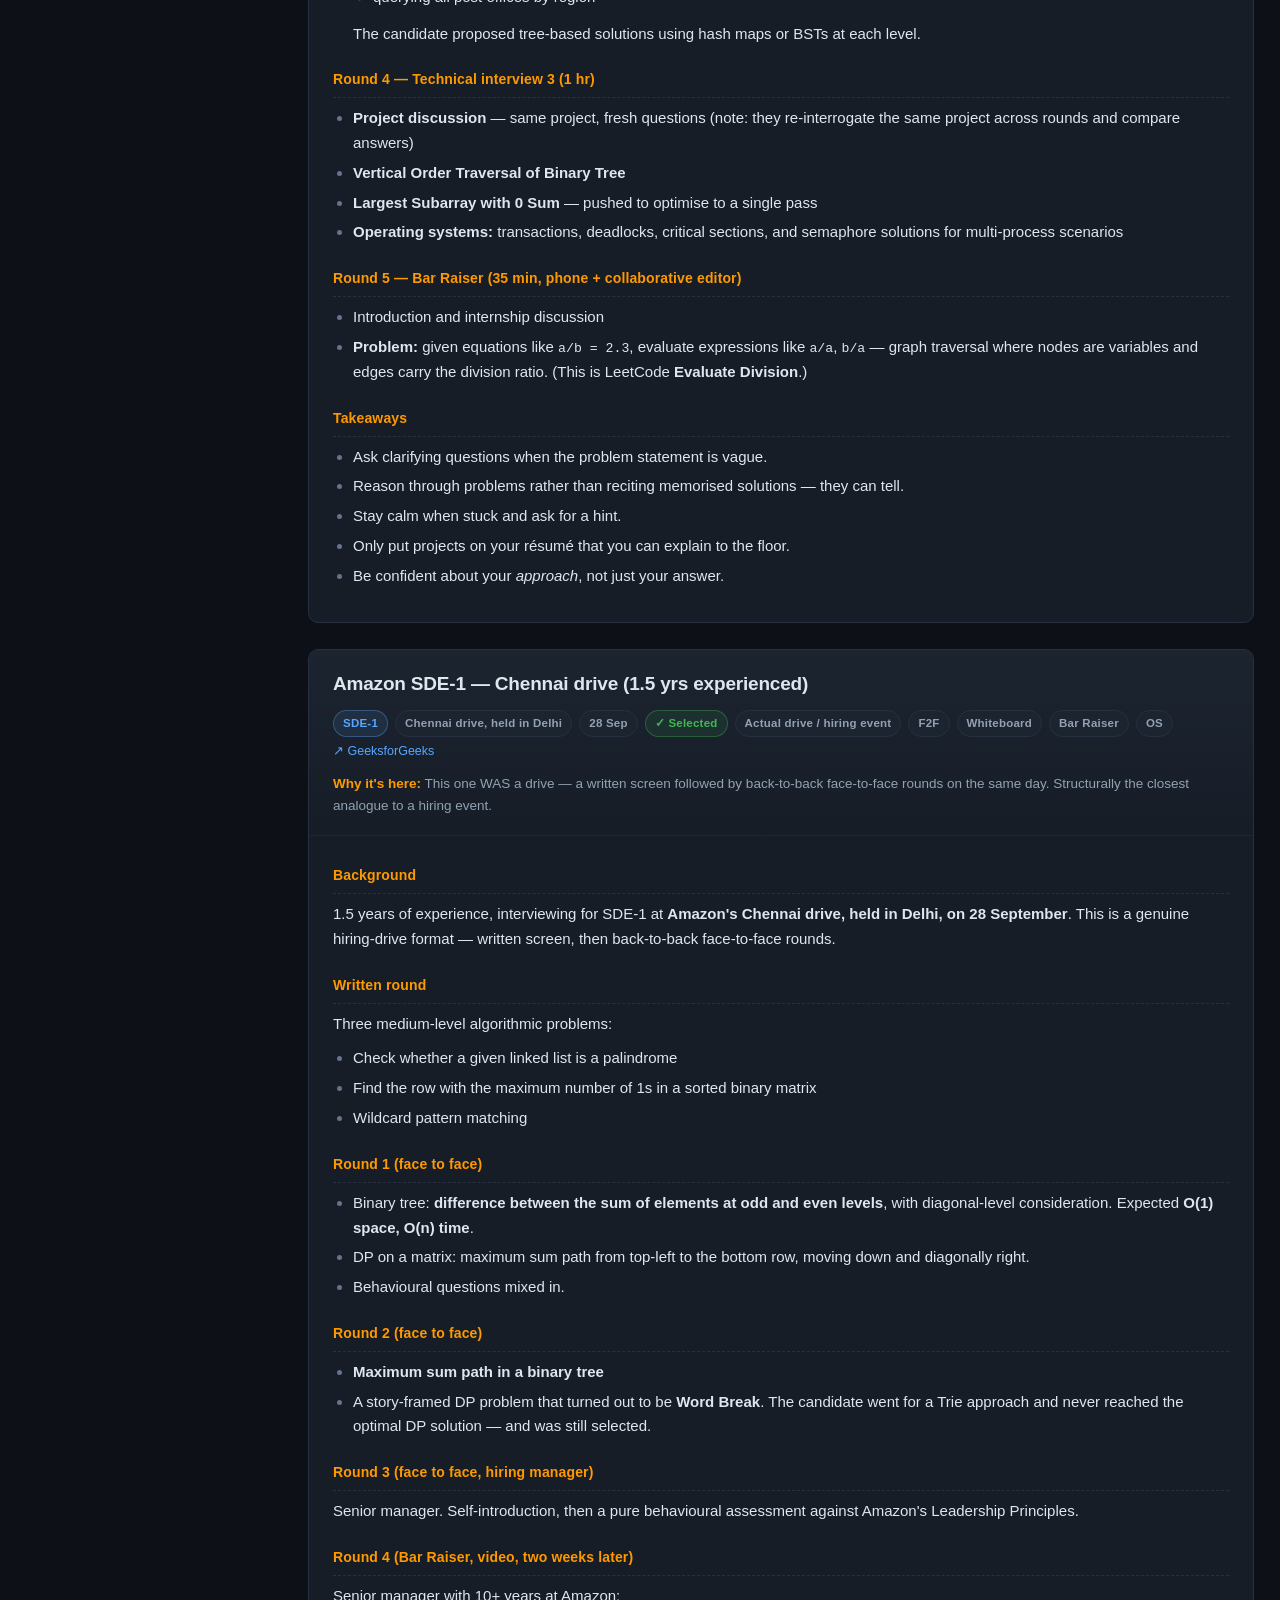
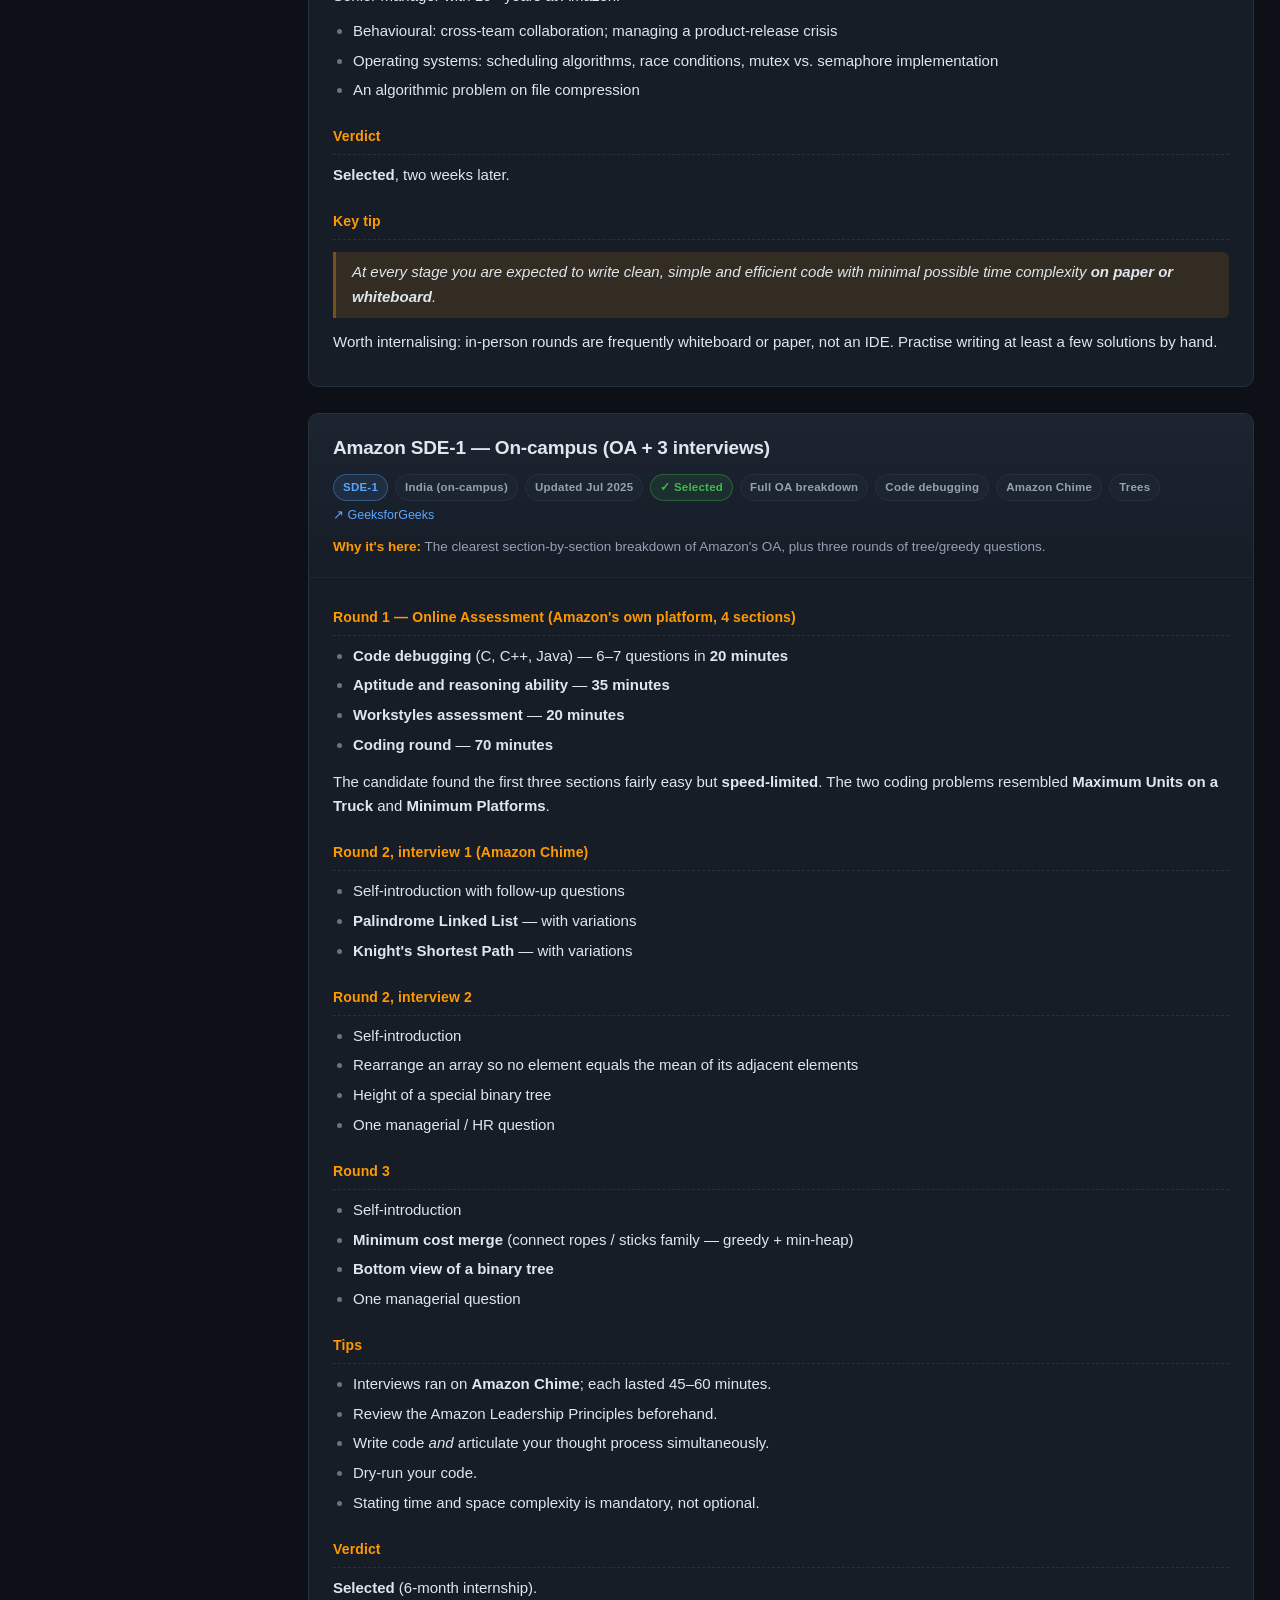
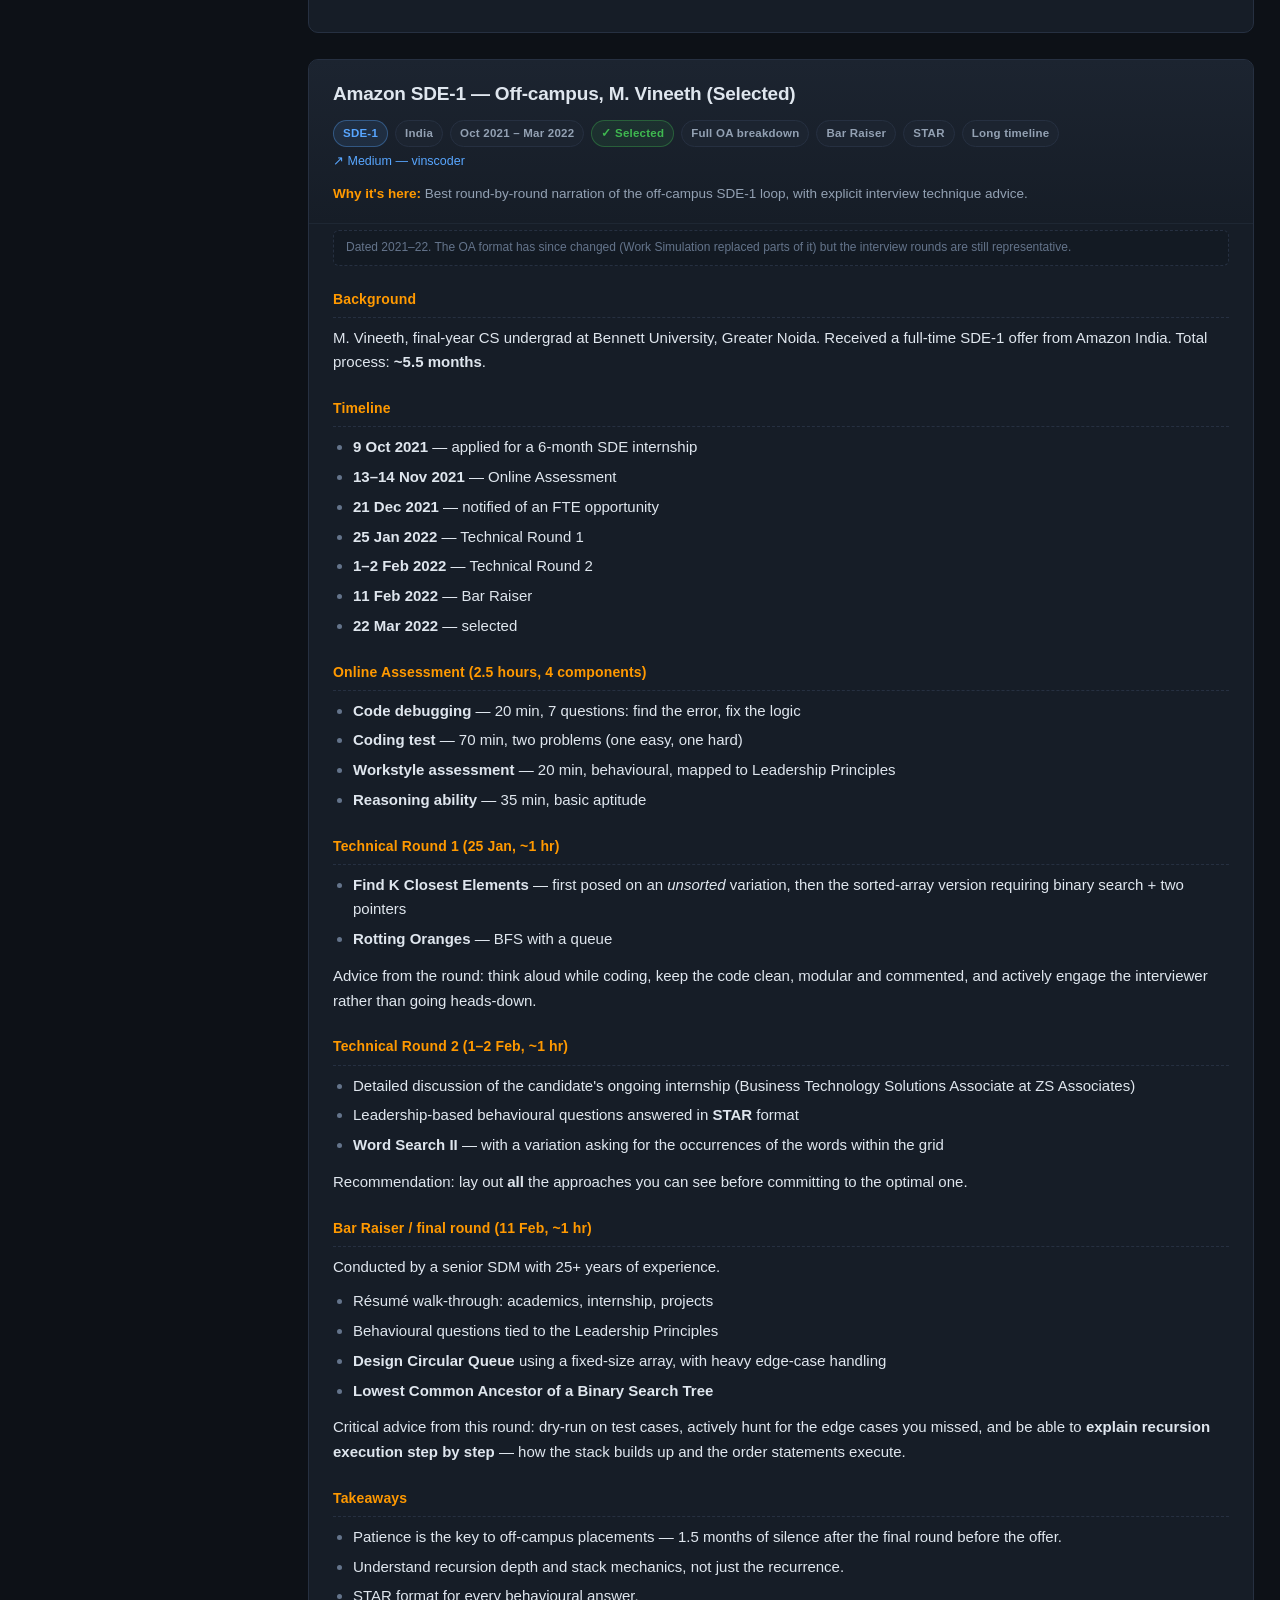
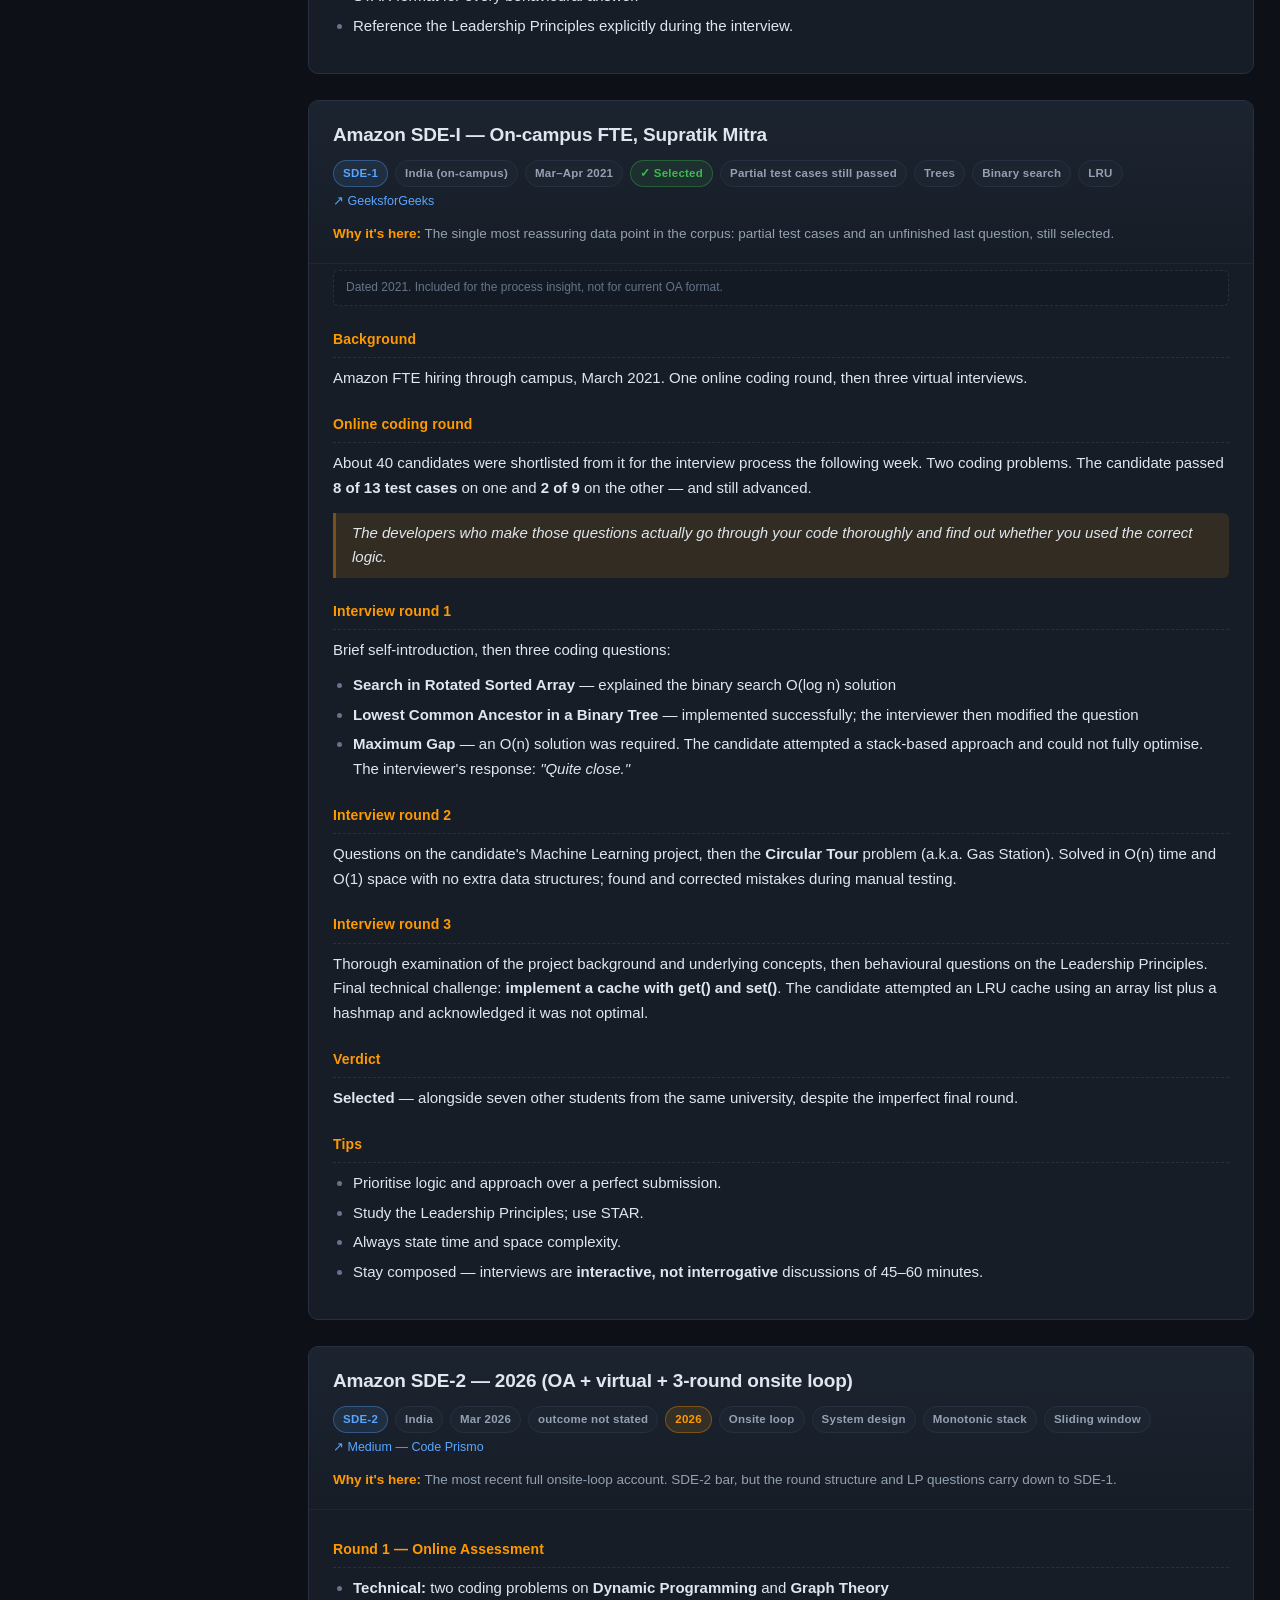
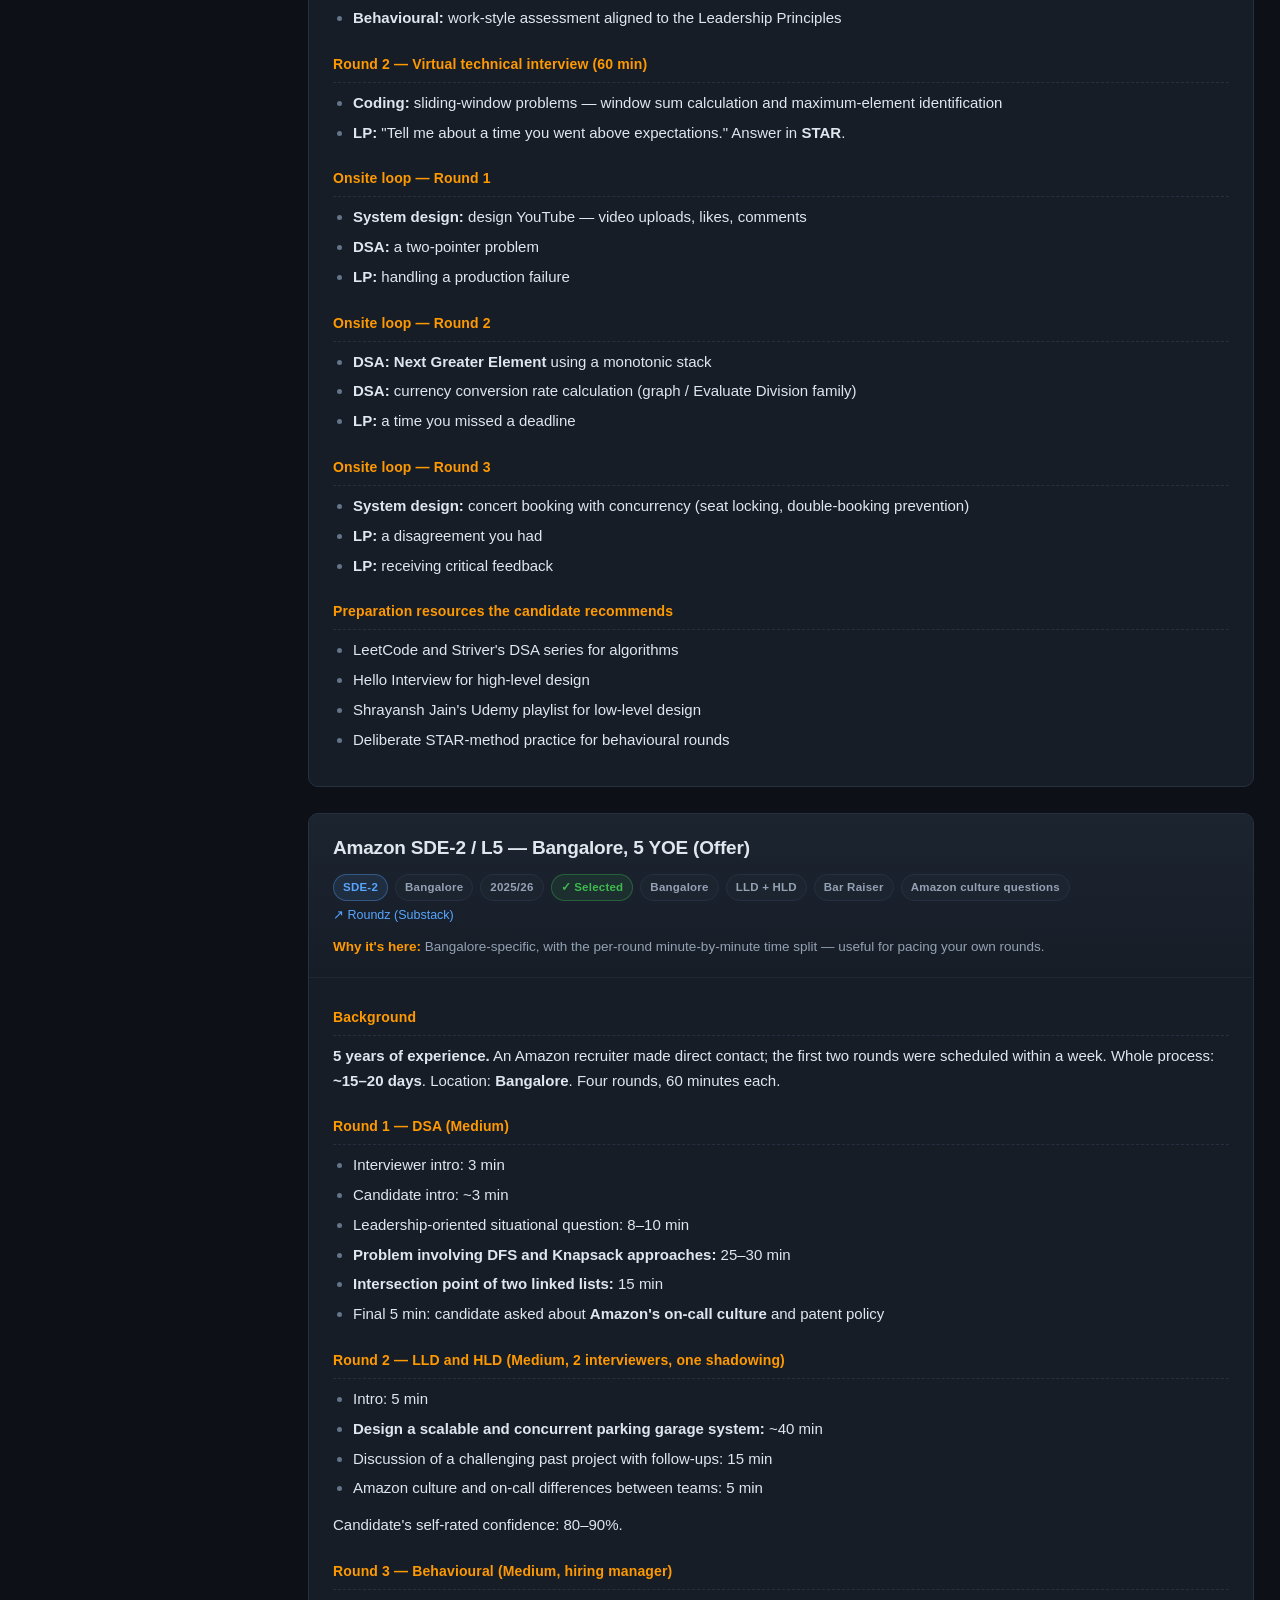
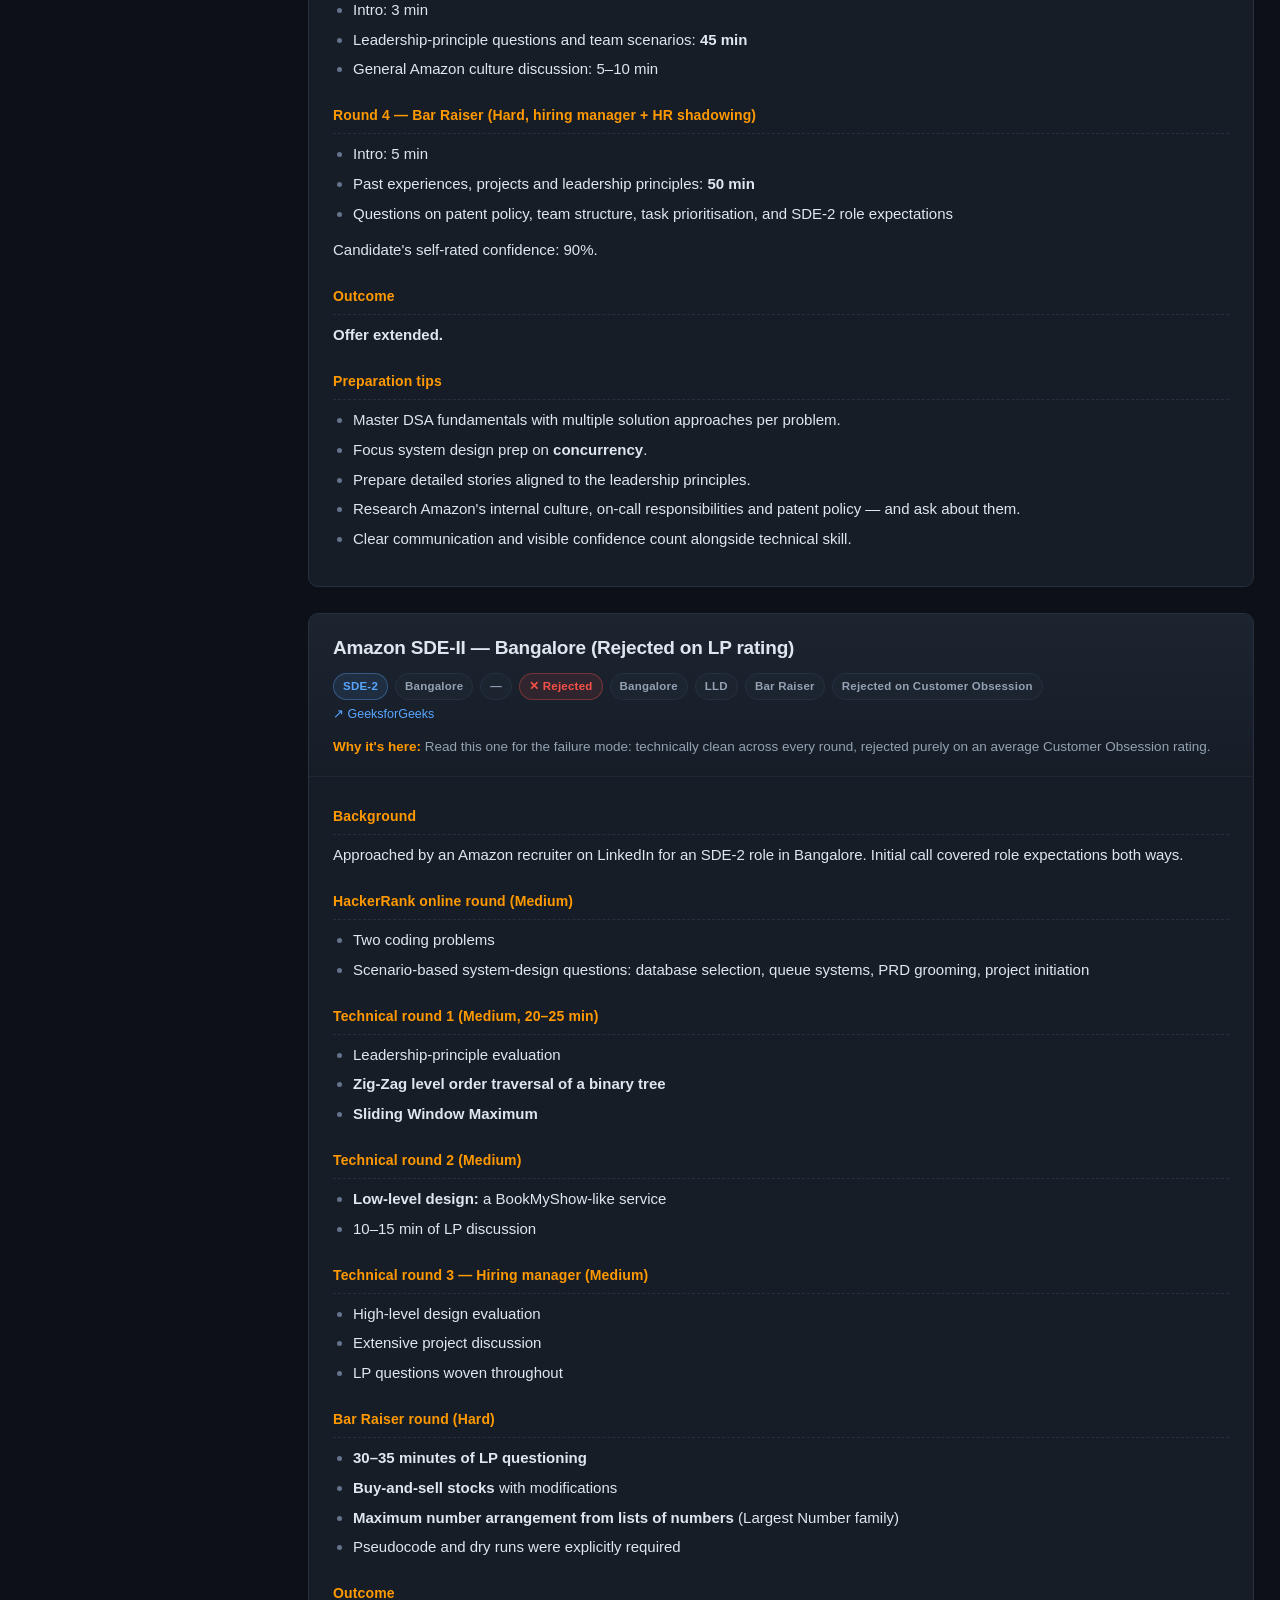
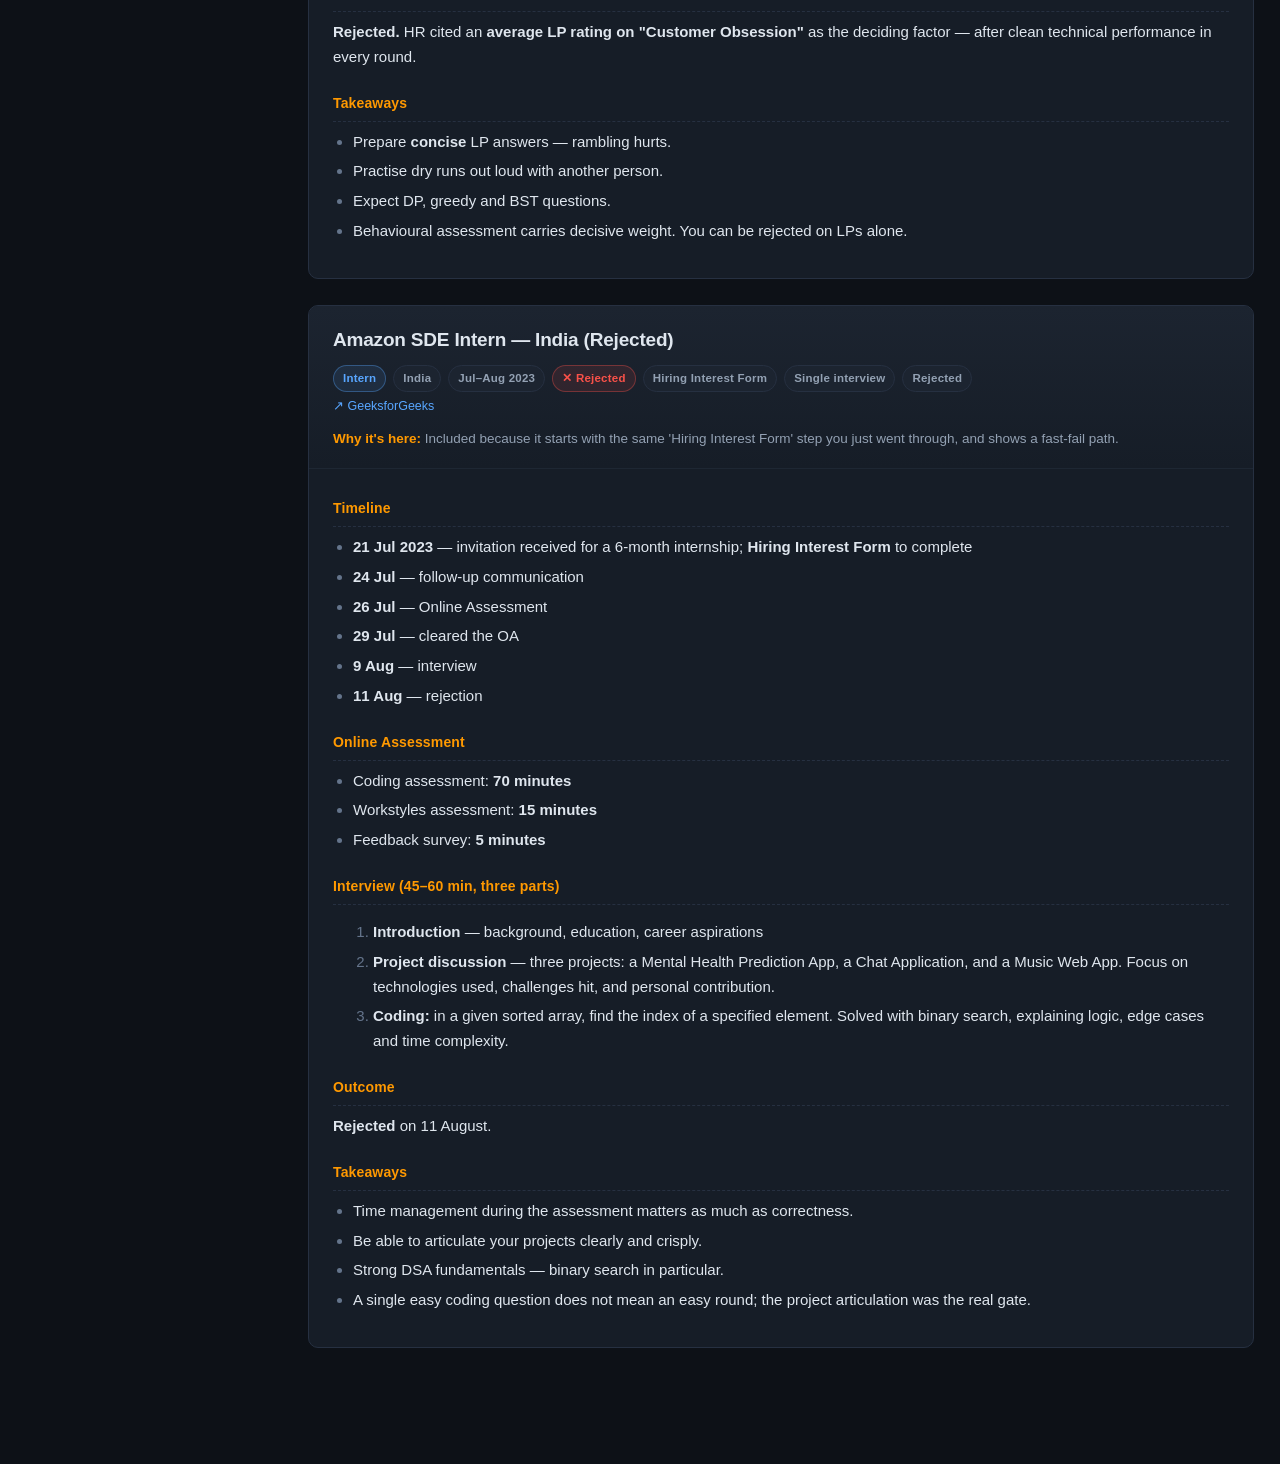
<file: experiences.html>
<!DOCTYPE html>
<html lang="en">
<head>
<meta charset="utf-8">
<meta name="viewport" content="width=device-width, initial-scale=1">
<title>Interview experiences — Amazon Prep</title>
<link rel="stylesheet" href="assets/style.css">
</head>
<body>

<nav class="topbar">
  <span class="brand"><span class="dot"></span> Amazon Prep</span>
  <span class="navlinks">
    <a href="index.html">Overview</a>
    <a href="experiences.html">Experiences</a>
    <a href="questions.html">Question bank</a>
    <a href="lp.html">LP round</a>
    <a href="dsa.html">DSA sheet</a>
    <a href="sd.html">System design</a>
    <a href="os.html">OS</a>
    <a href="cn.html">CN</a>
    <a href="dbms.html">DBMS</a>
  </span>
</nav>

<main class="wrap wrap-wide">

  <div class="page-head">
    <h1>Interview experiences</h1>
    <p>Eleven published accounts, reproduced in full — timeline, every round, every question, the candidate's own commentary and the verdict. Each card links back to its source. Ordered roughly by how closely it matches an SDE-1 India in-person loop.</p>
  </div>

  <div class="controls">
    <input type="search" id="exp-search" placeholder="Search inside every experience — try 'bar raiser', 'DP', 'whiteboard', 'ownership'…">
    <select id="exp-level">
      <option value="all">All levels</option>
      <option value="SDE-1">SDE-1</option>
      <option value="SDE-2">SDE-2</option>
      <option value="Intern">Intern</option>
    </select>
    <button class="btn" id="exp-2026">Recent only (2025–26)</button>
    <span class="spacer" style="flex:1"></span>
    <span id="exp-count" style="font-size:13px;color:var(--text-dim)"></span>
  </div>

  <div class="layout">
    <aside class="sidebar" id="exp-nav"></aside>
    <div id="exp-root"></div>
  </div>

</main>

<script src="data/experiences.js"></script>
<script src="assets/app.js"></script>
</body>
</html>
</file>
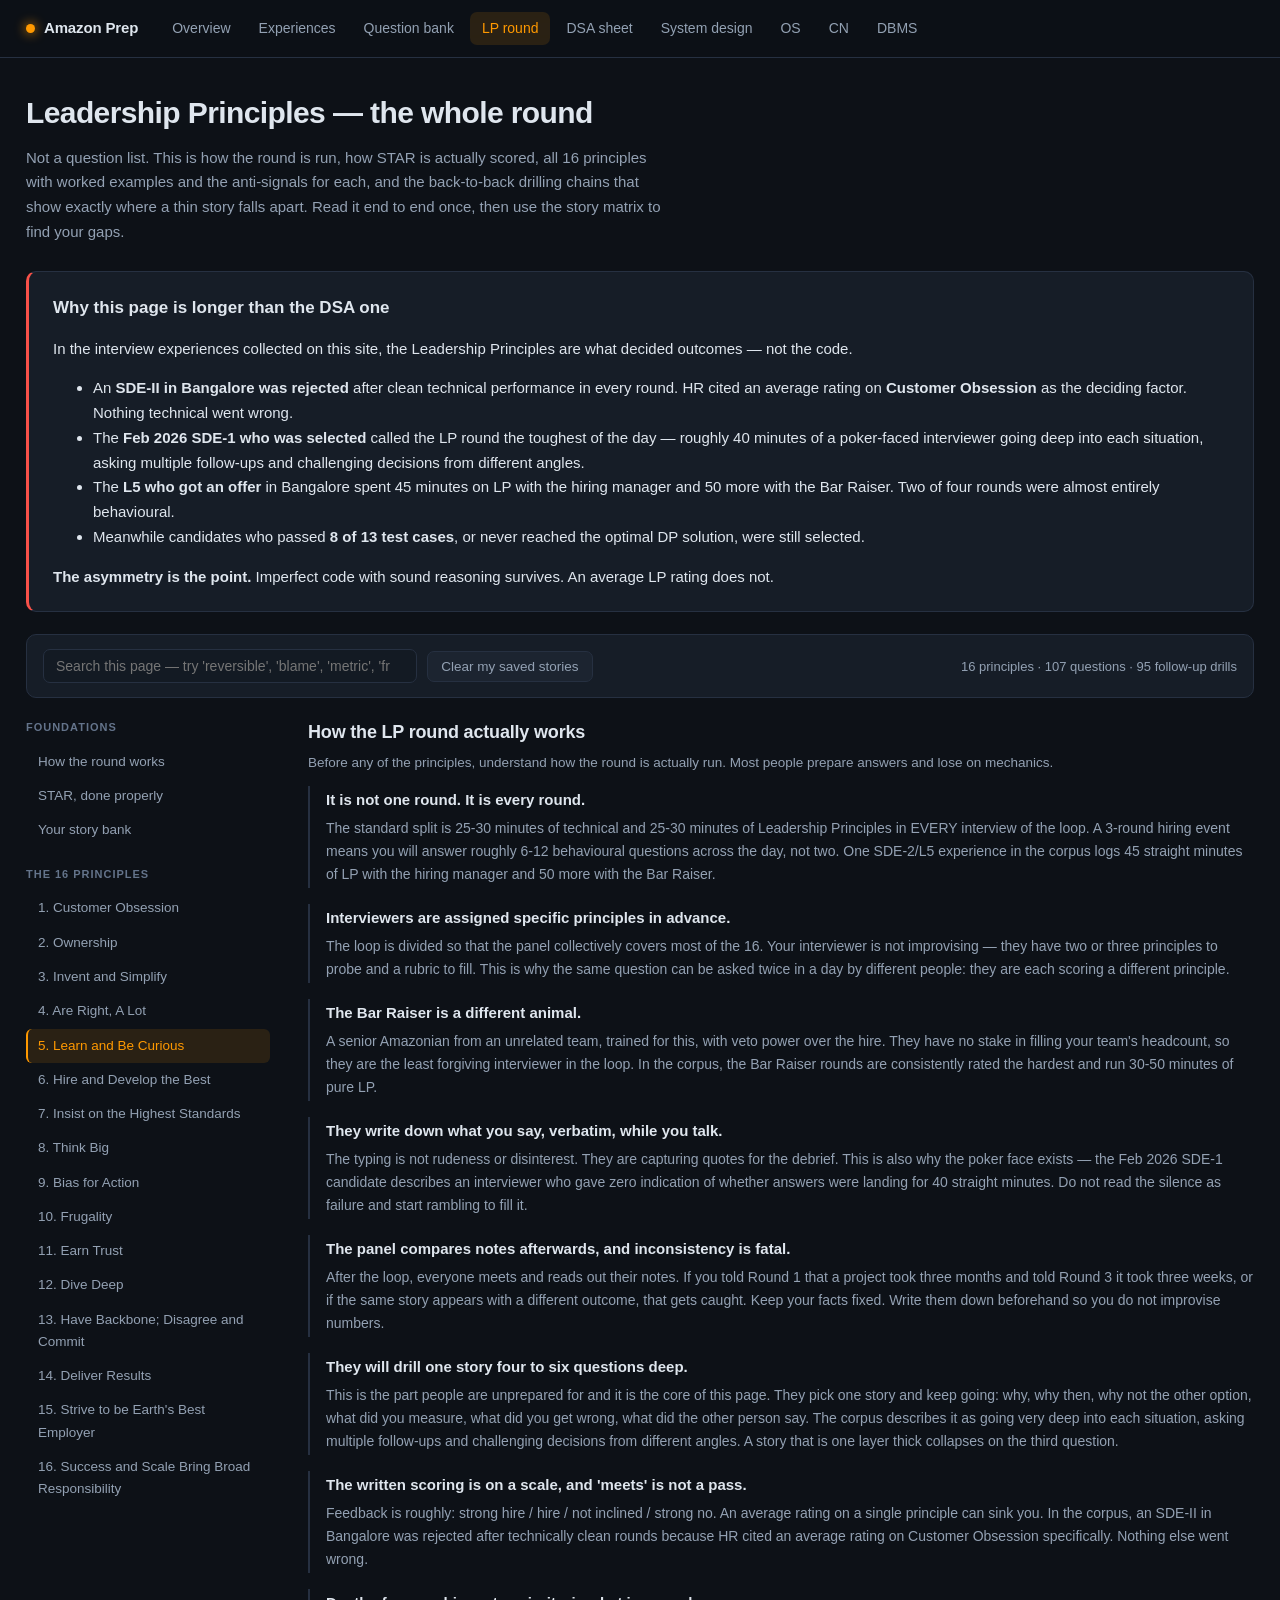
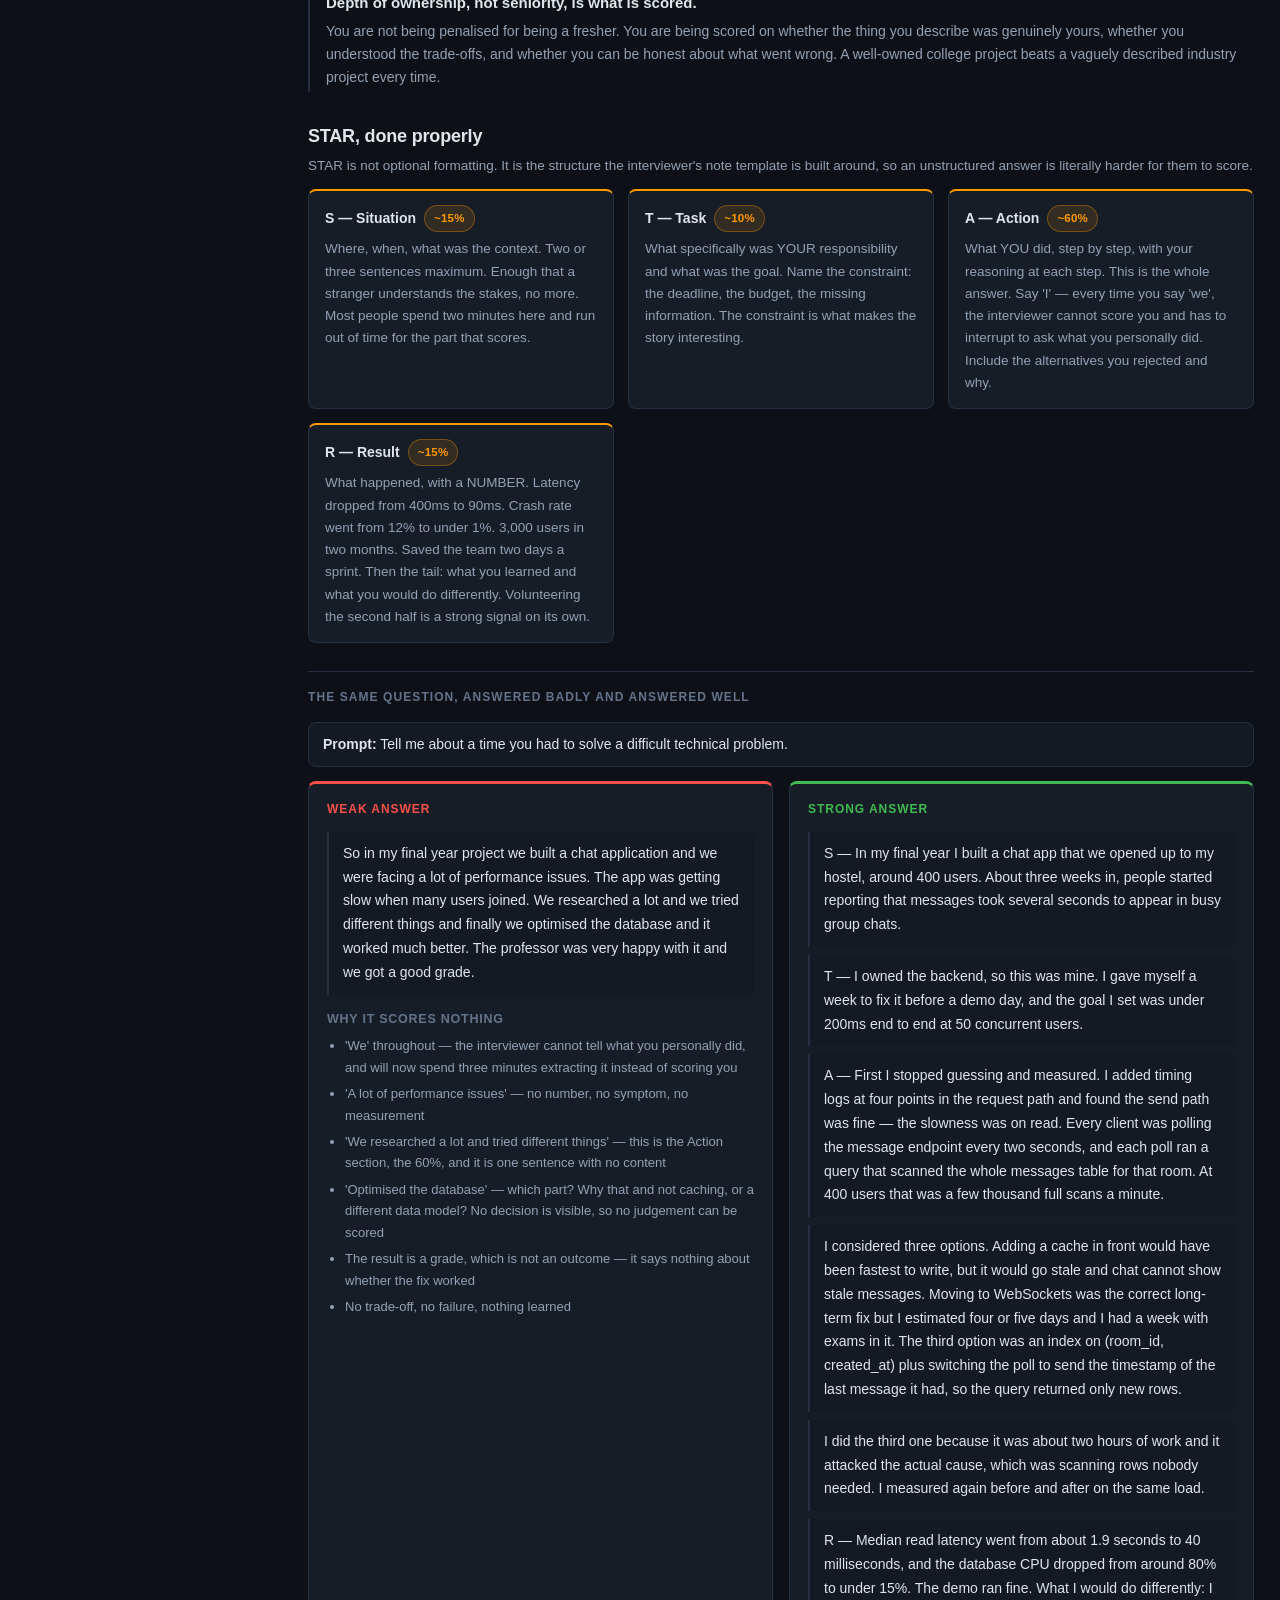
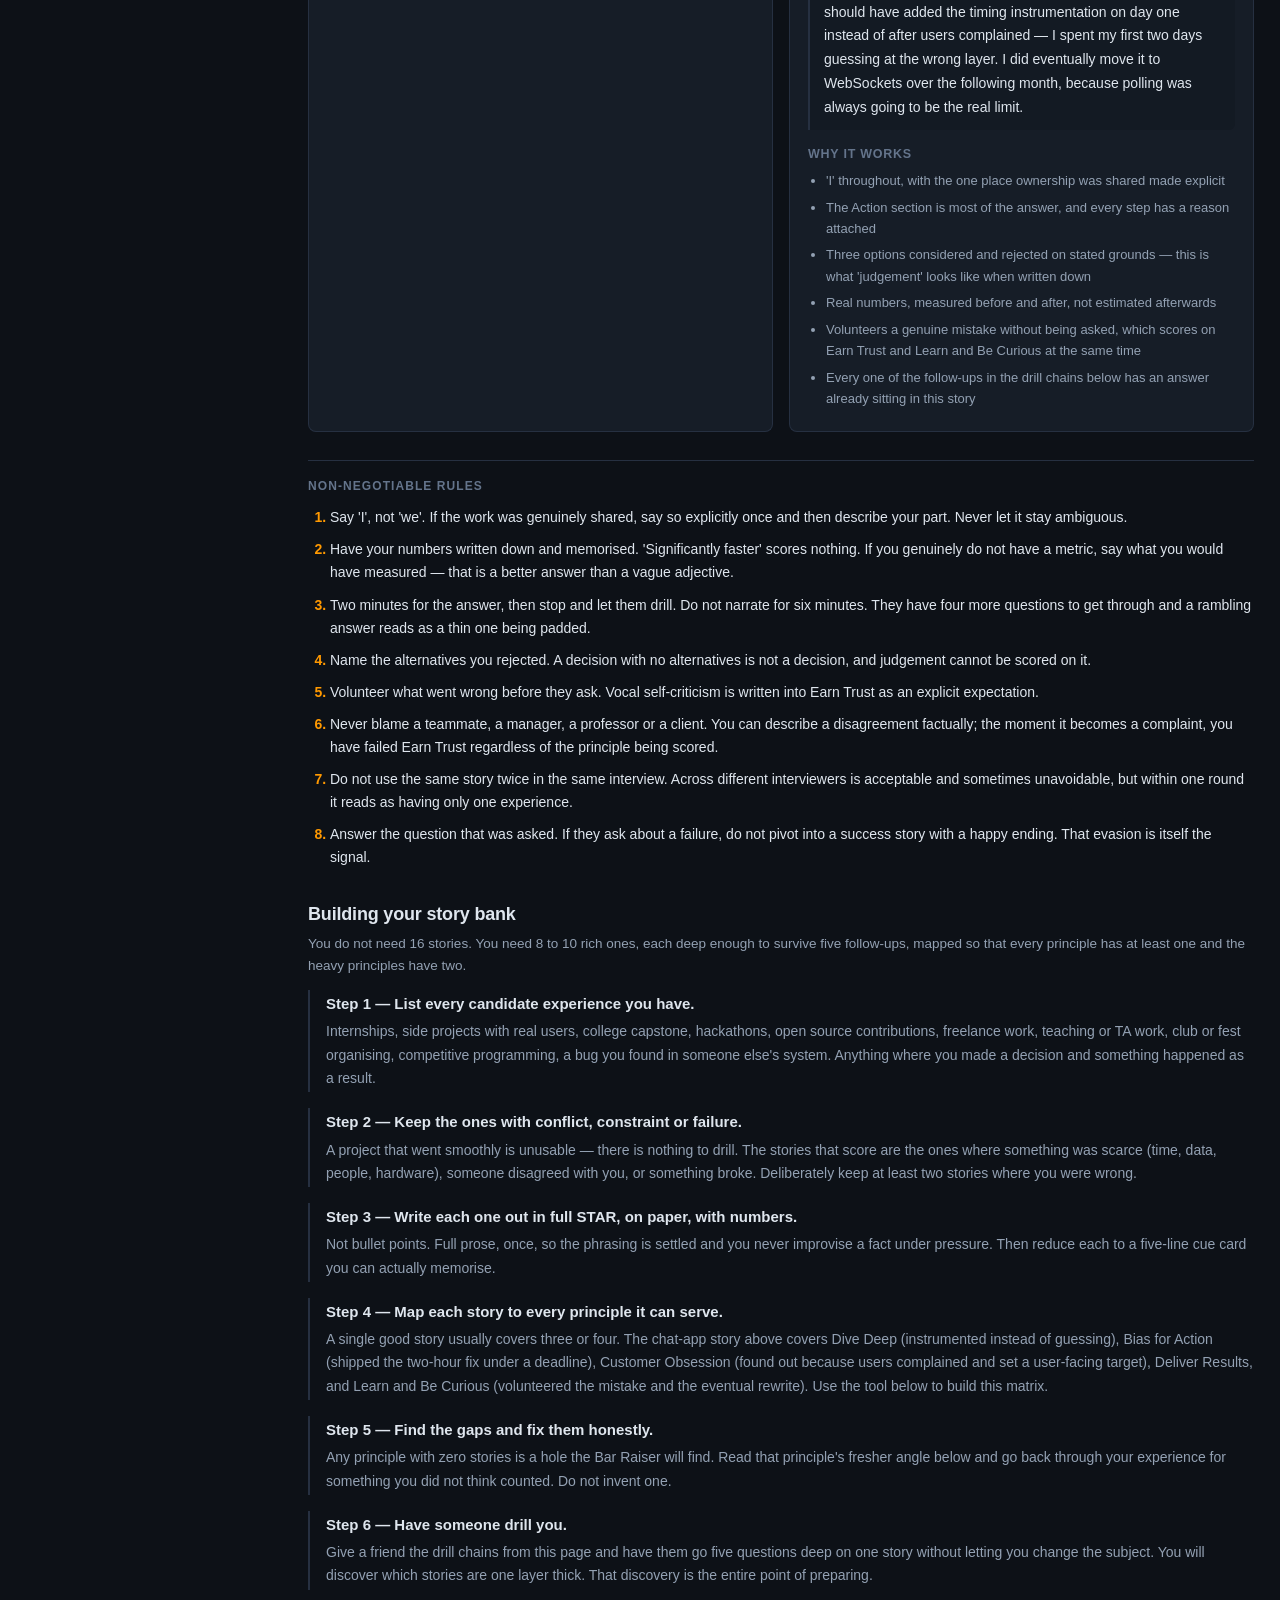
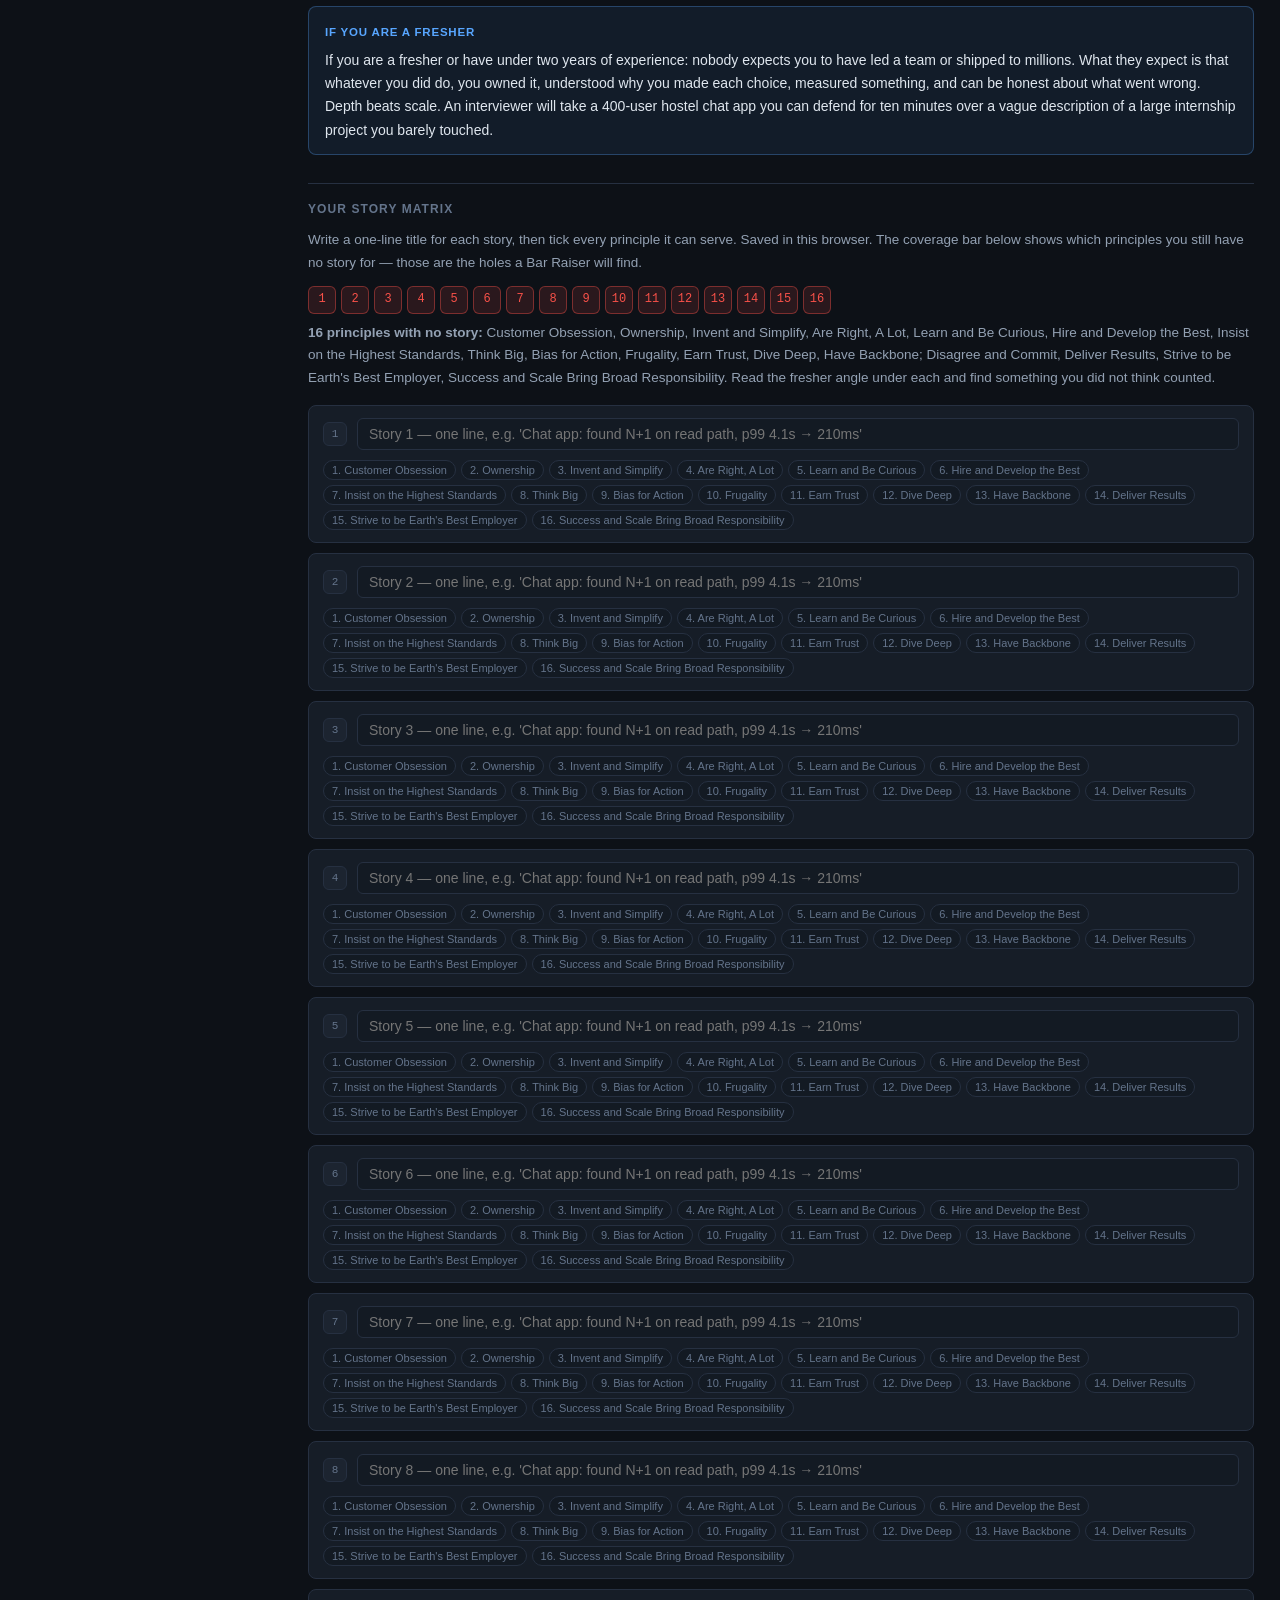
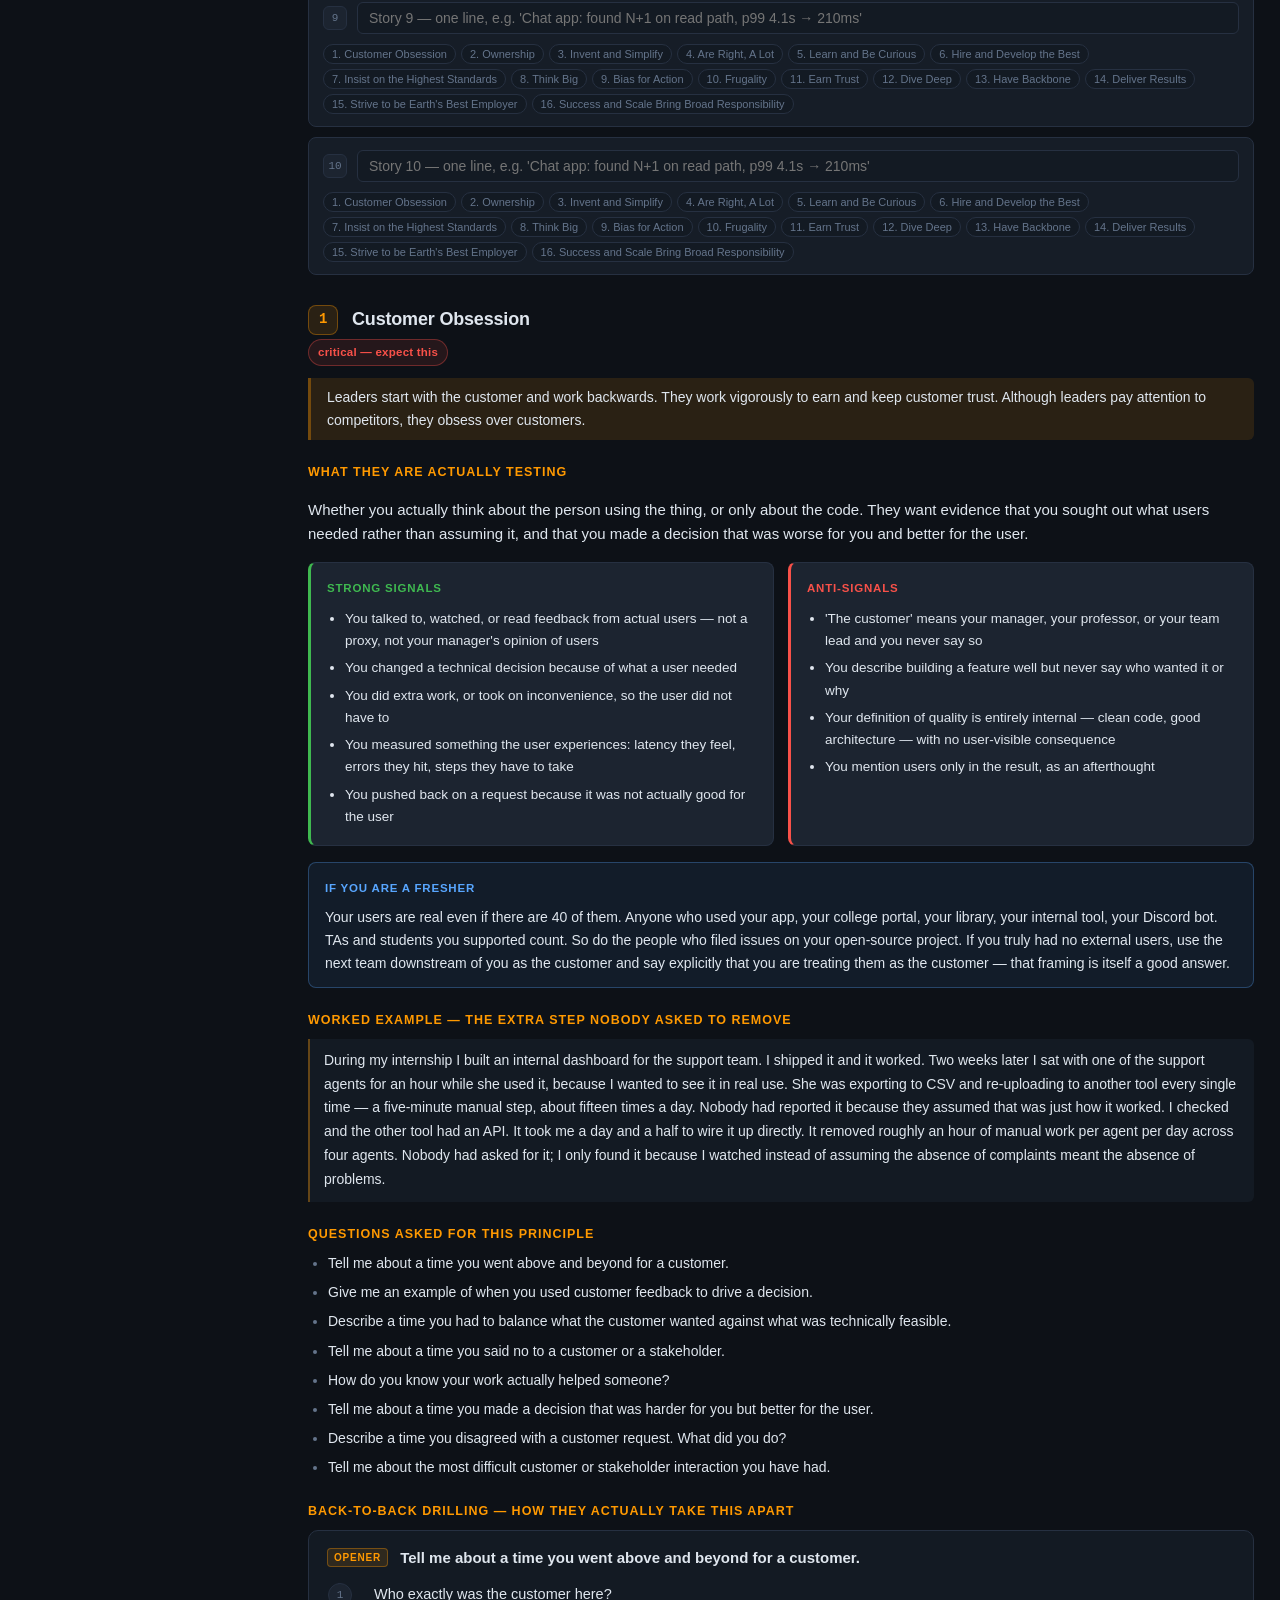
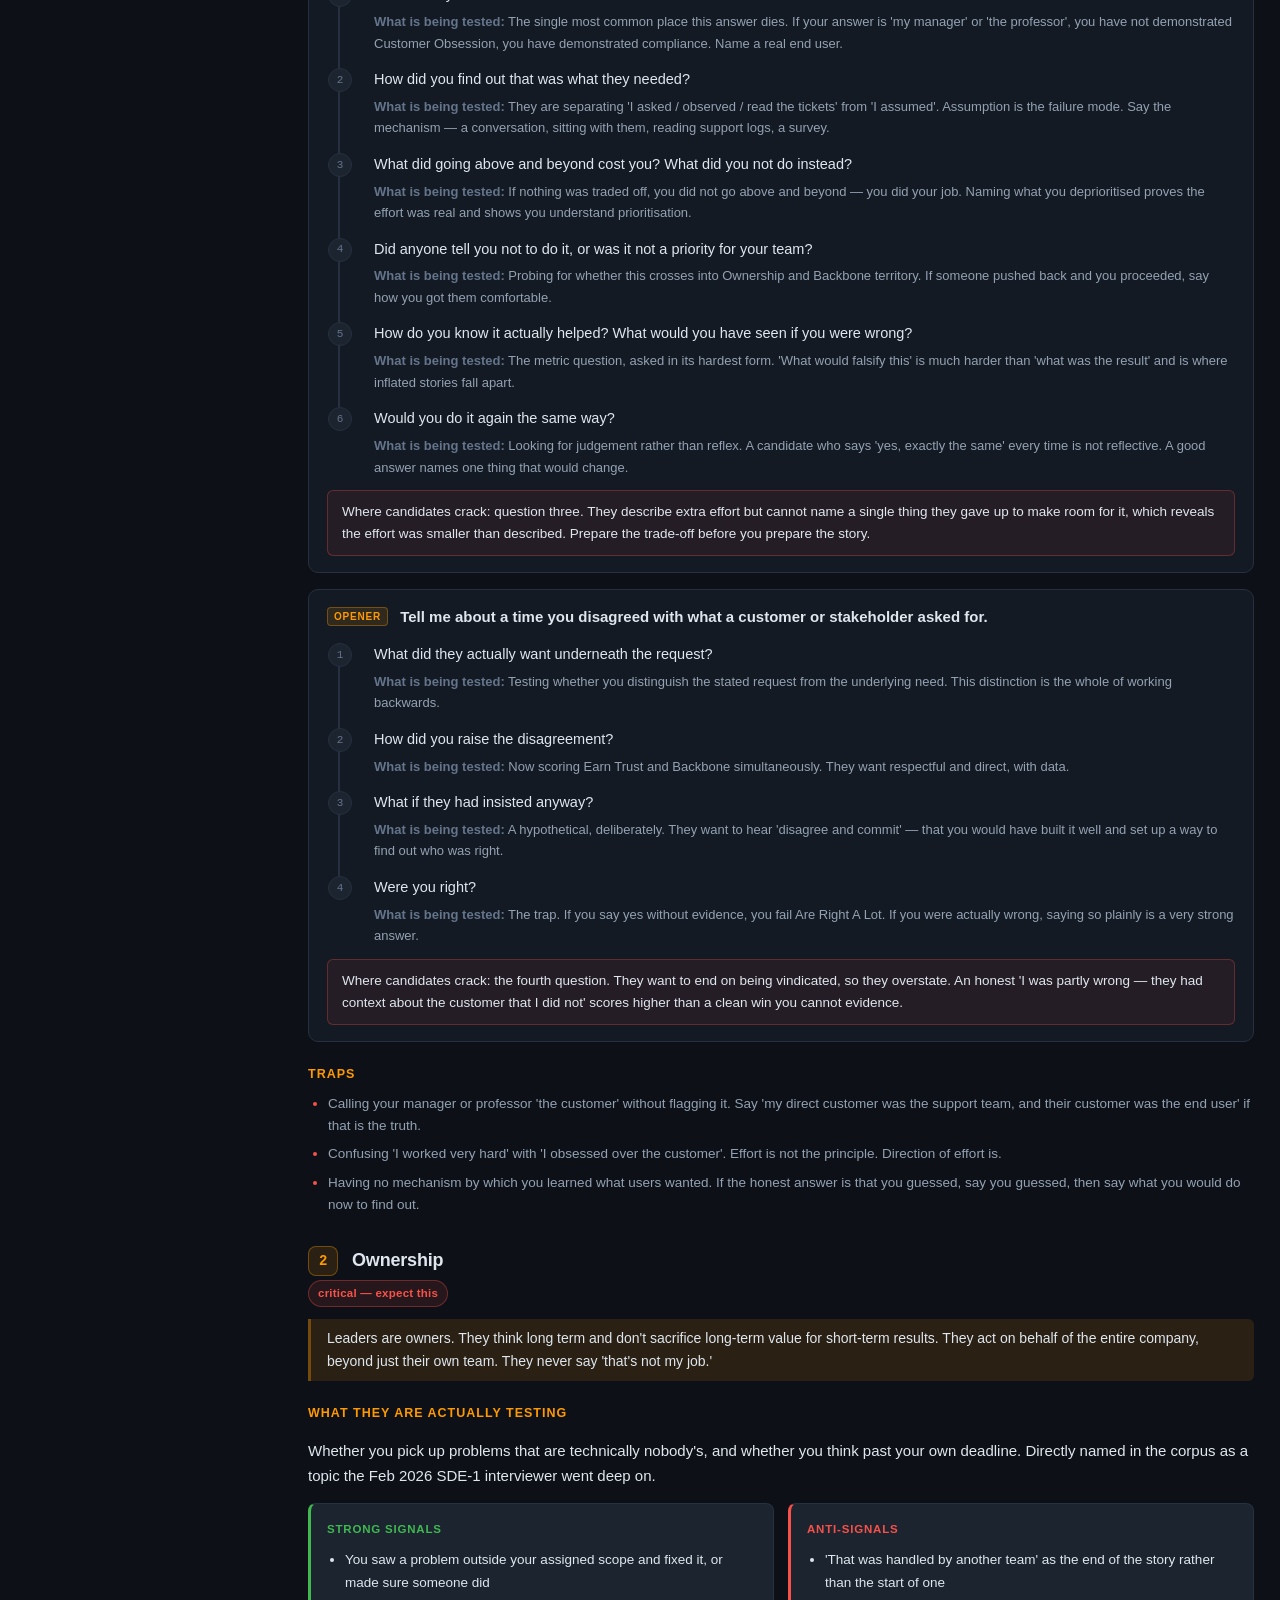
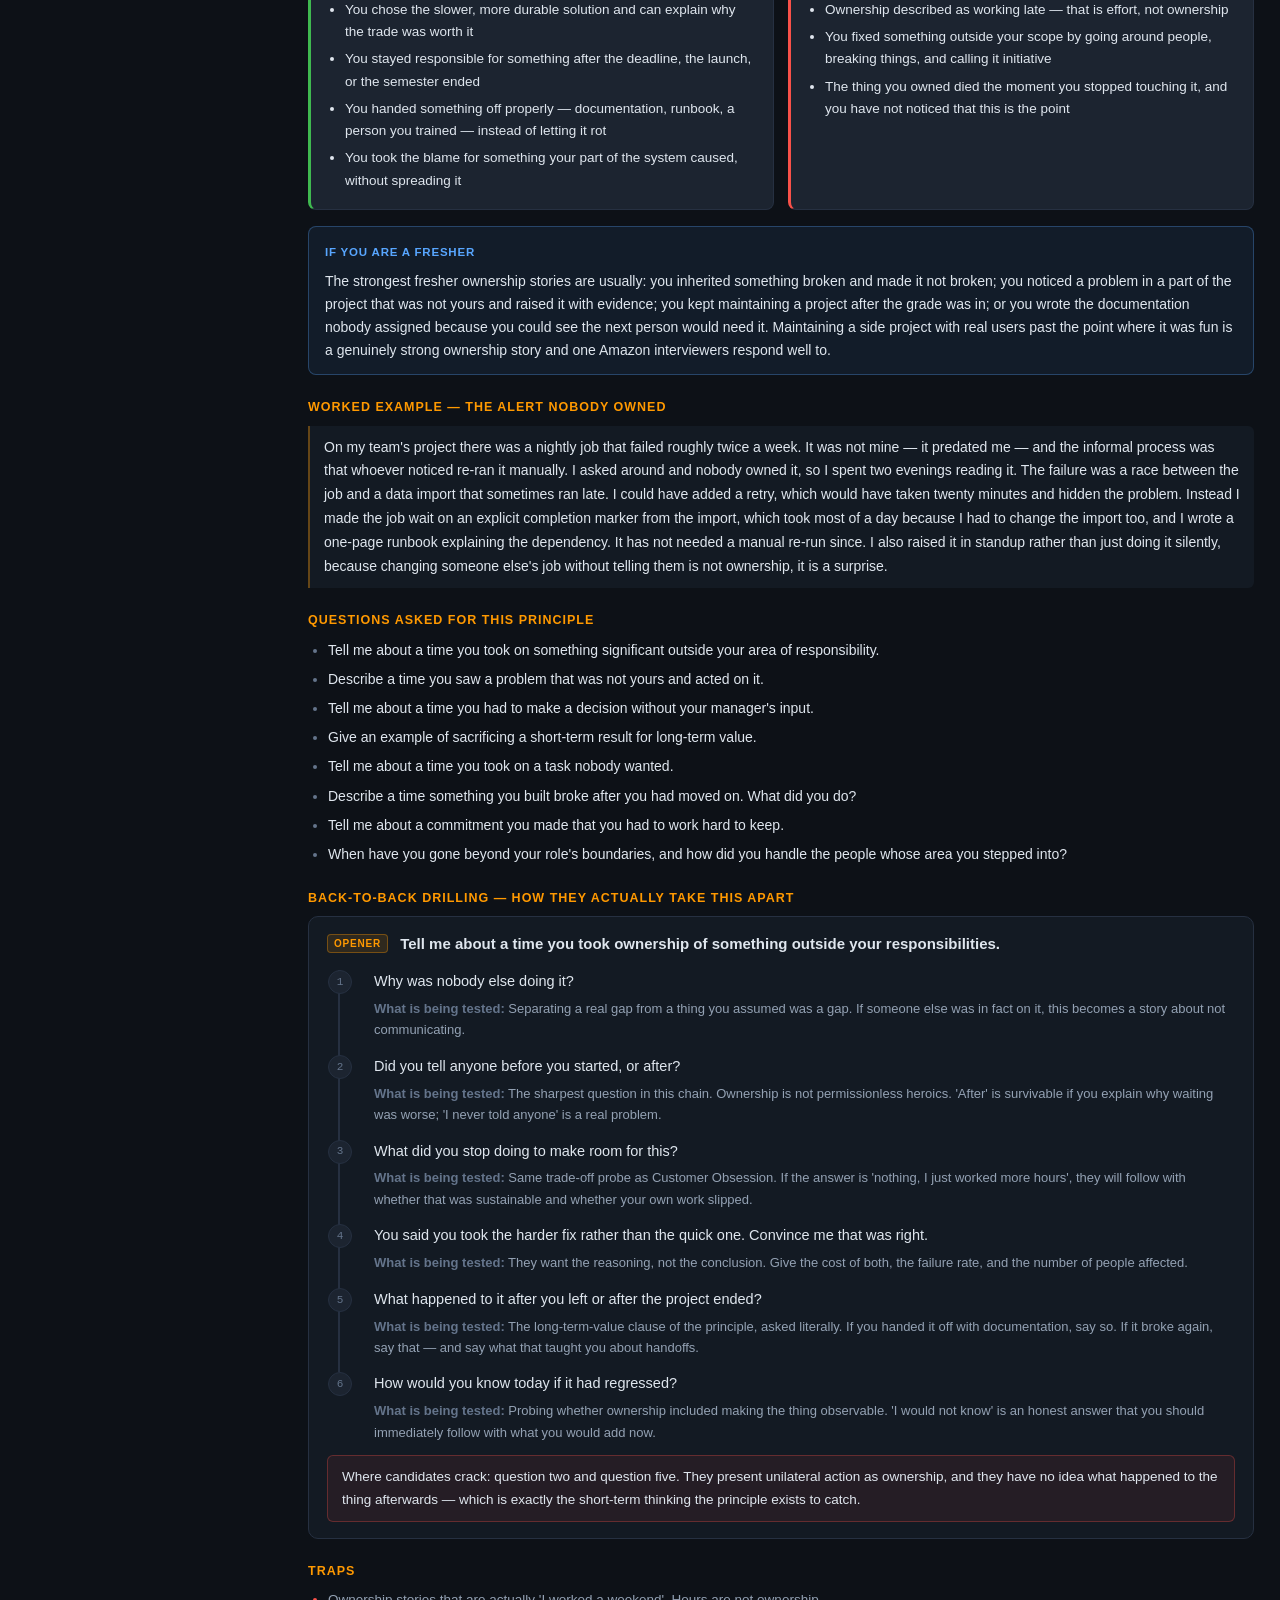
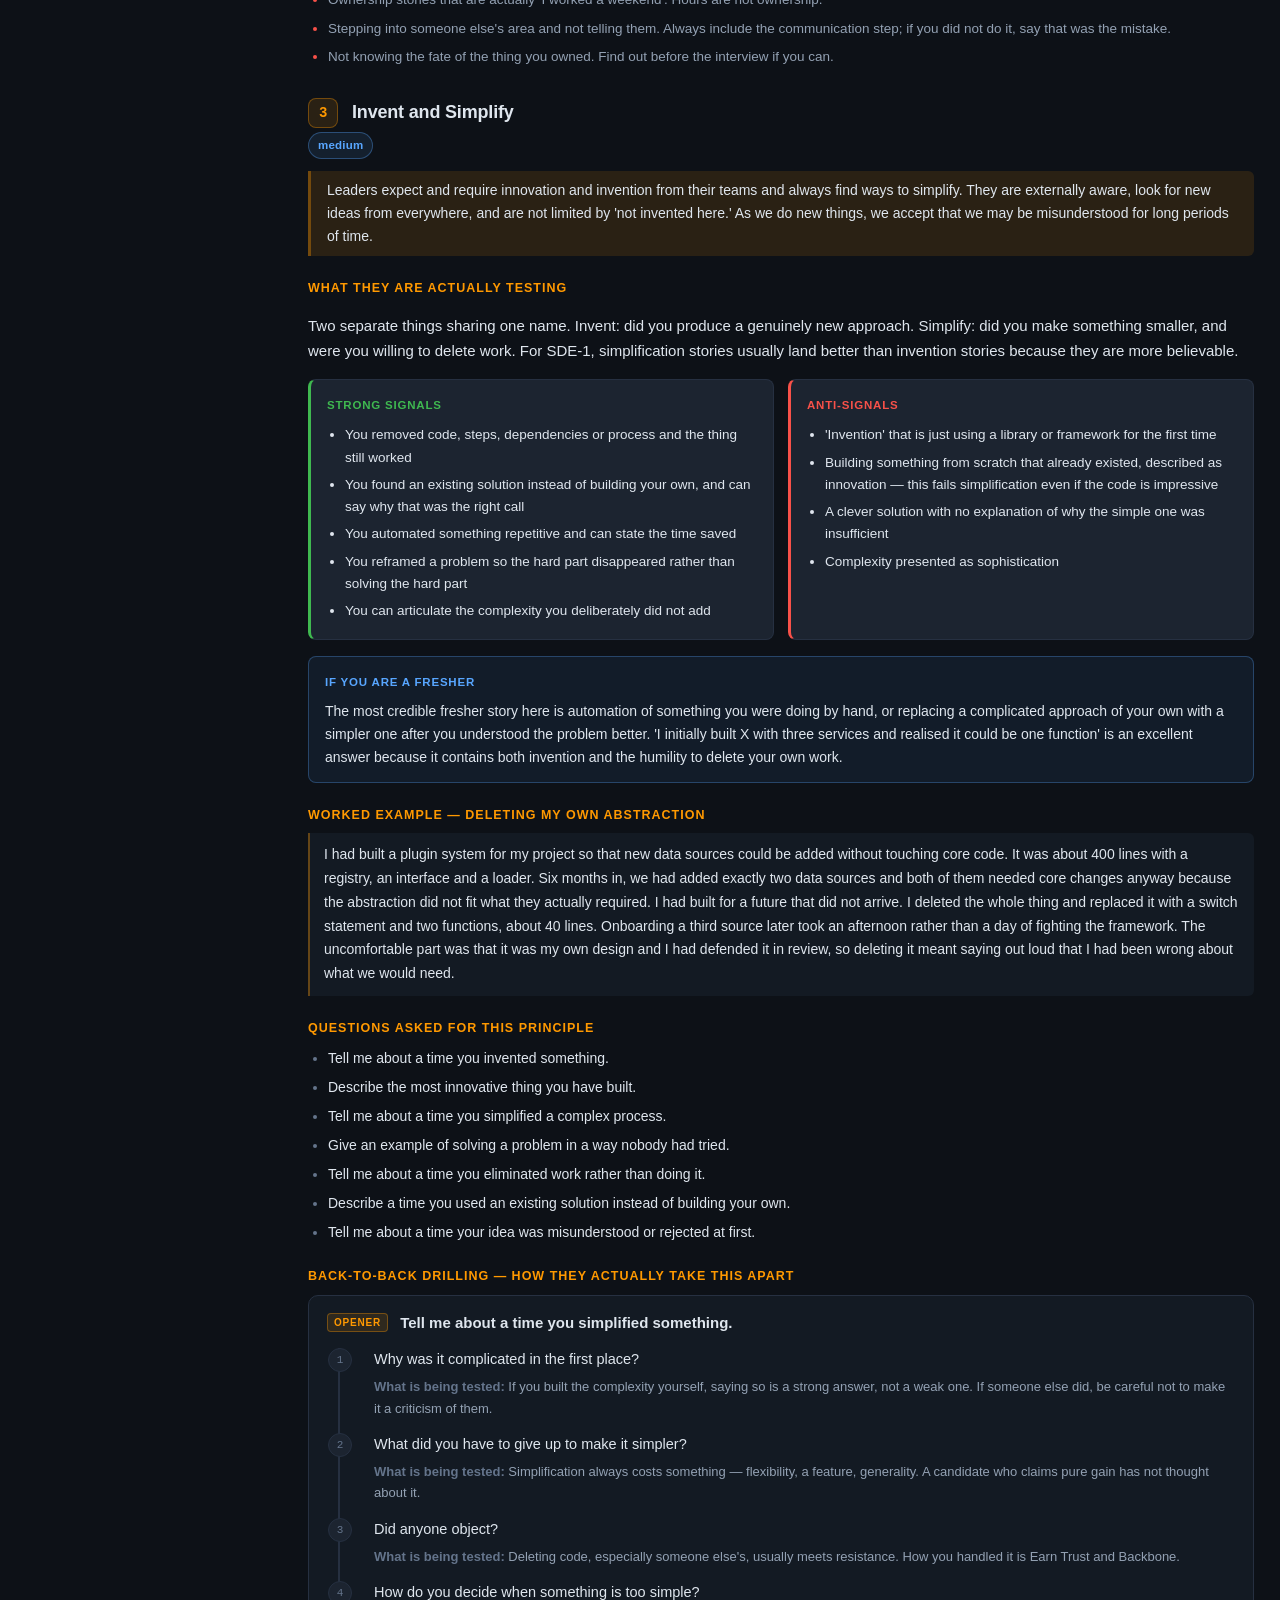
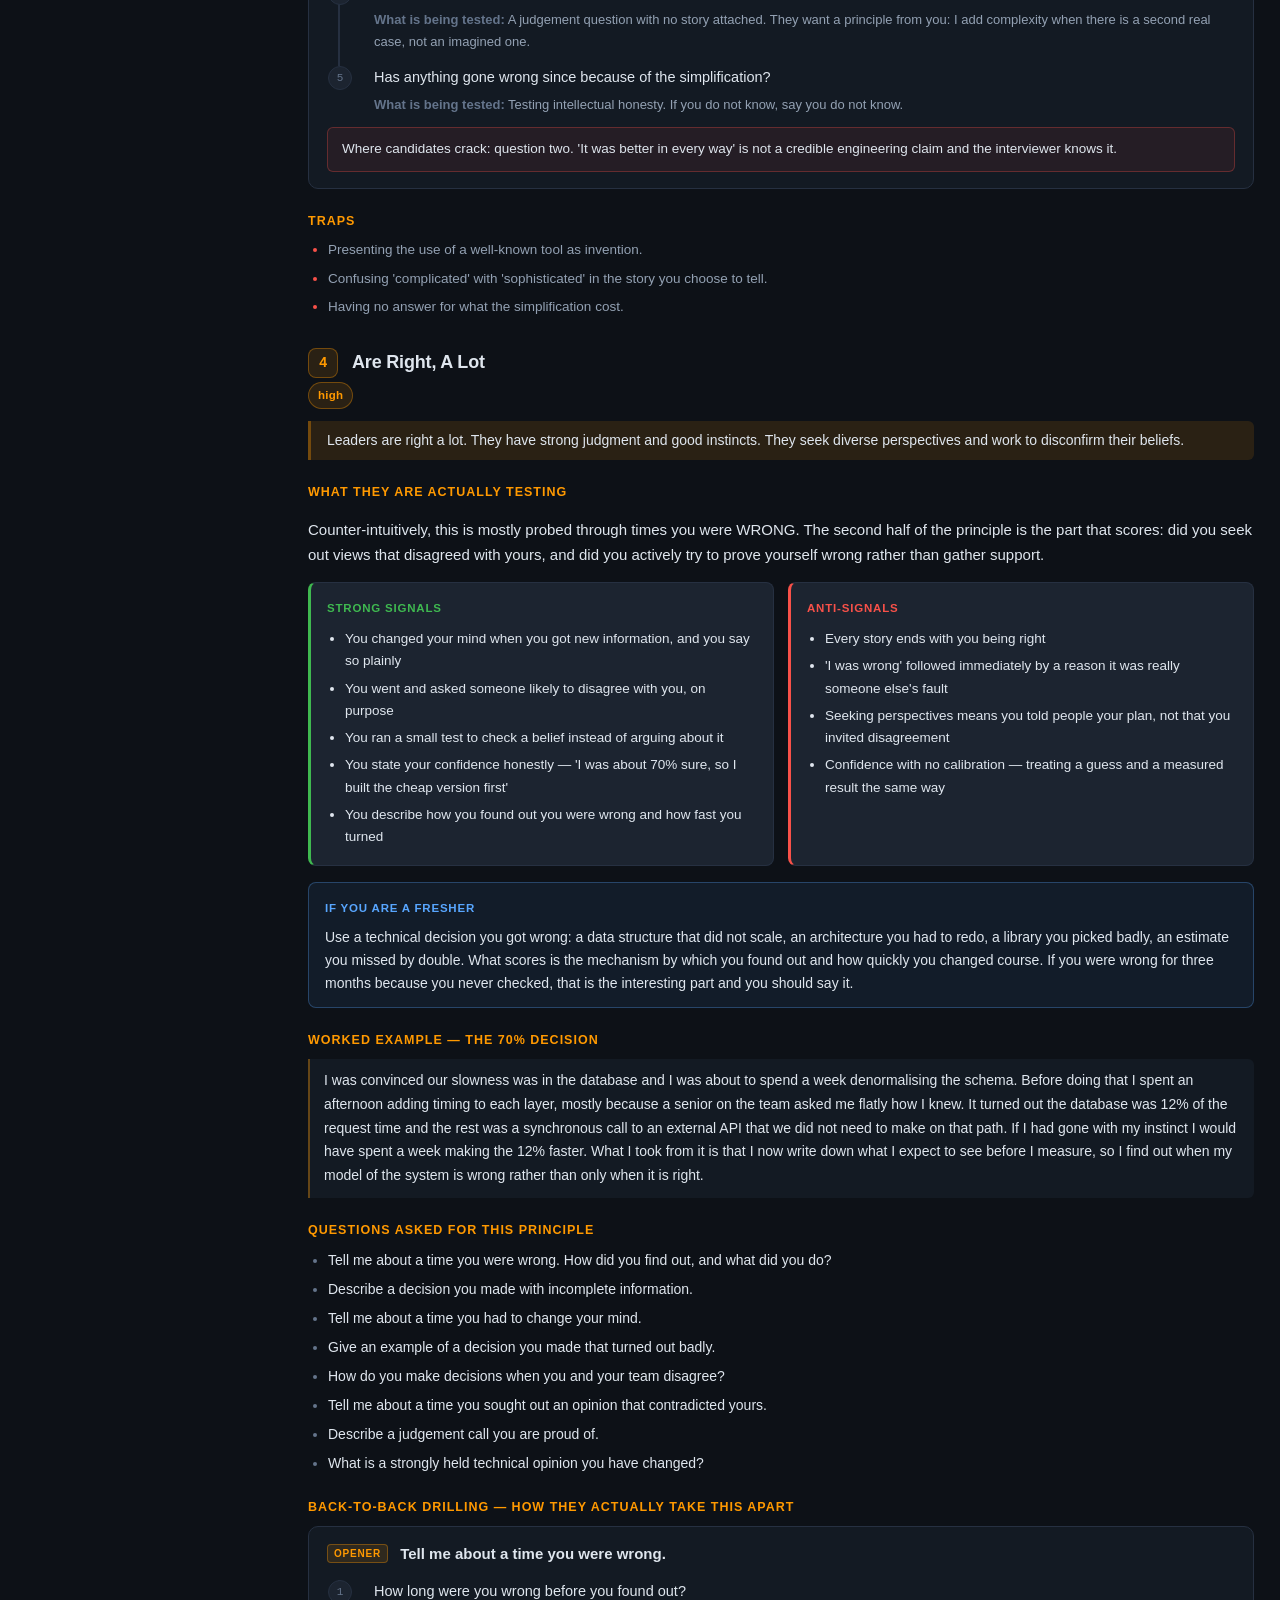
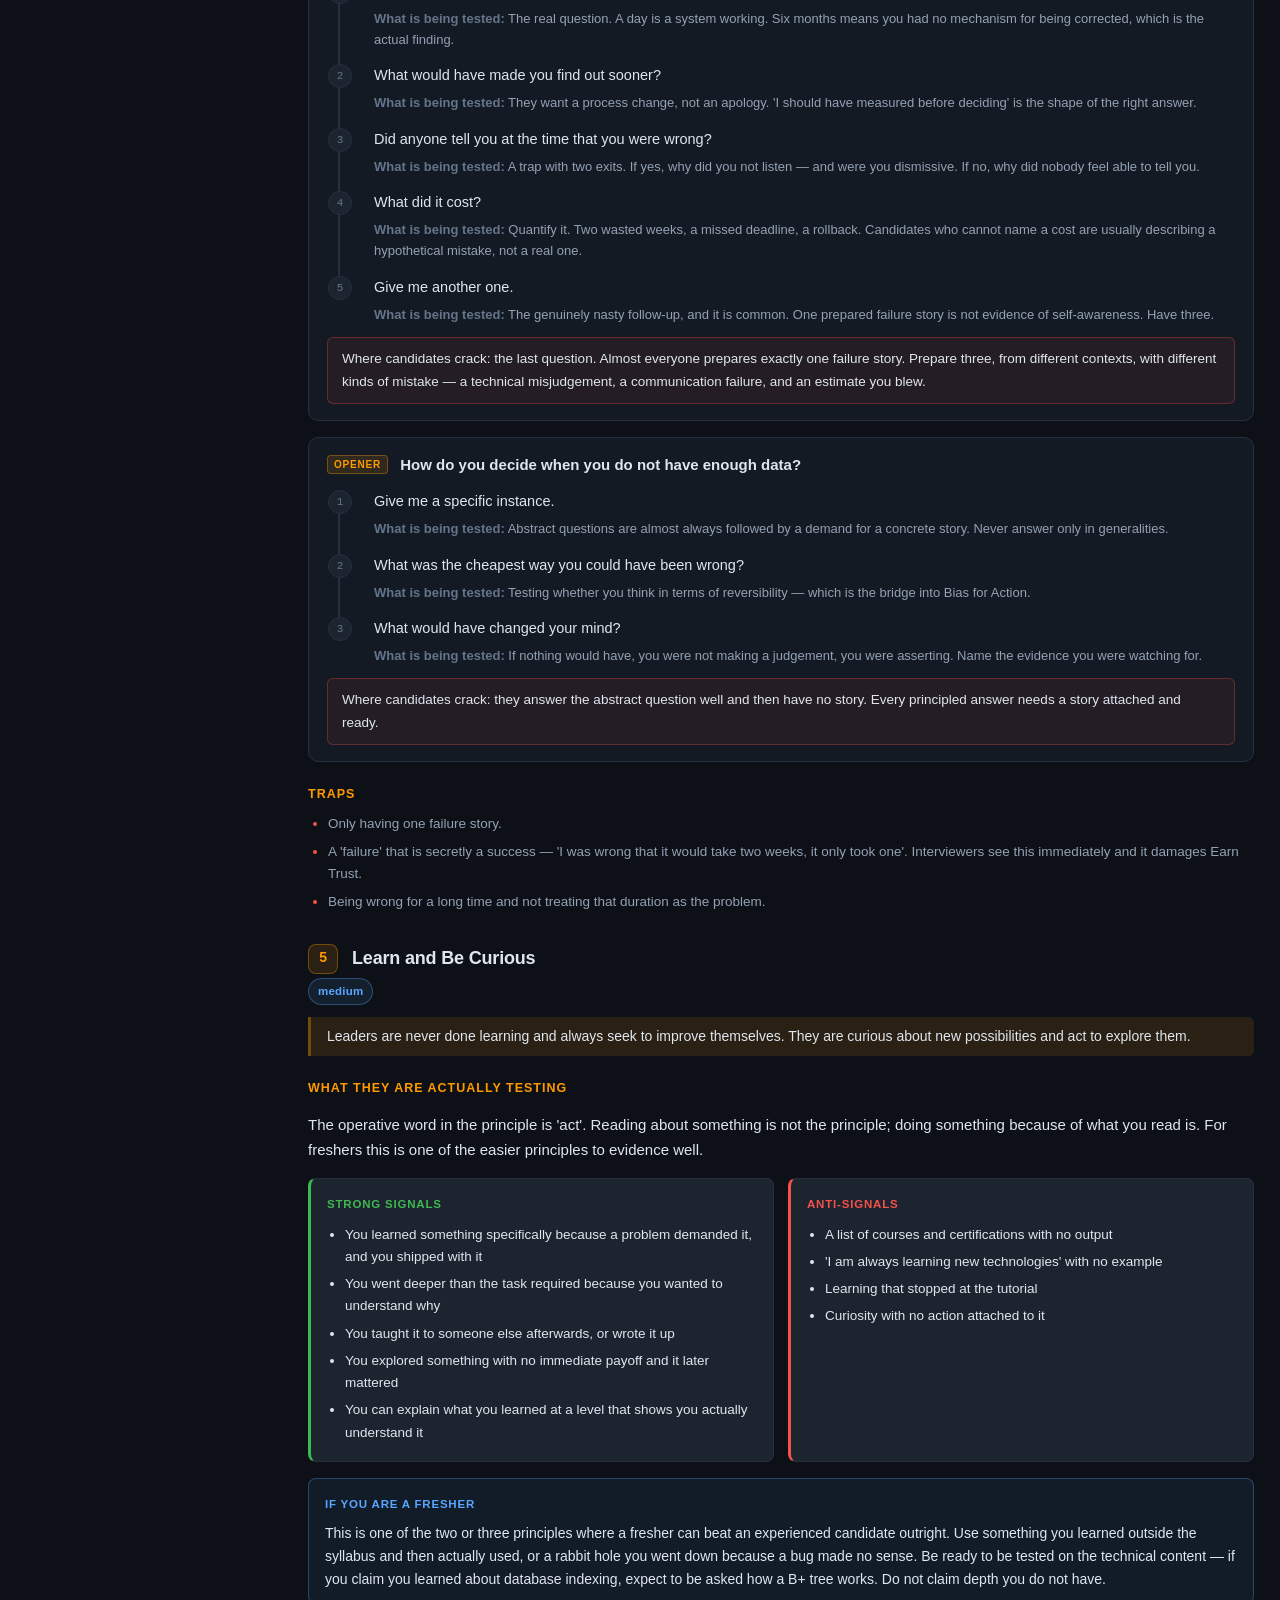
<file: lp.html>
<!DOCTYPE html>
<html lang="en">
<head>
<meta charset="utf-8">
<meta name="viewport" content="width=device-width, initial-scale=1">
<title>Leadership Principles — Amazon Prep</title>
<link rel="stylesheet" href="assets/style.css">
</head>
<body>

<nav class="topbar">
  <span class="brand"><span class="dot"></span> Amazon Prep</span>
  <span class="navlinks">
    <a href="index.html">Overview</a>
    <a href="experiences.html">Experiences</a>
    <a href="questions.html">Question bank</a>
    <a href="lp.html">LP round</a>
    <a href="dsa.html">DSA sheet</a>
    <a href="sd.html">System design</a>
    <a href="os.html">OS</a>
    <a href="cn.html">CN</a>
    <a href="dbms.html">DBMS</a>
  </span>
</nav>

<main class="wrap wrap-wide">

  <div class="page-head">
    <h1>Leadership Principles — the whole round</h1>
    <p>Not a question list. This is how the round is run, how STAR is actually scored, all 16 principles with worked examples and the anti-signals for each, and the back-to-back drilling chains that show exactly where a thin story falls apart. Read it end to end once, then use the story matrix to find your gaps.</p>
  </div>

  <div class="card" style="border-left:3px solid var(--red)">
    <h2 style="font-size:17px;margin-top:0">Why this page is longer than the DSA one</h2>
    <p>In the interview experiences collected on this site, the Leadership Principles are what decided outcomes — not the code.</p>
    <ul style="margin-bottom:0">
      <li>An <b>SDE-II in Bangalore was rejected</b> after clean technical performance in every round. HR cited an average rating on <b>Customer Obsession</b> as the deciding factor. Nothing technical went wrong.</li>
      <li>The <b>Feb 2026 SDE-1 who was selected</b> called the LP round the toughest of the day — roughly 40 minutes of a poker-faced interviewer going deep into each situation, asking multiple follow-ups and challenging decisions from different angles.</li>
      <li>The <b>L5 who got an offer</b> in Bangalore spent 45 minutes on LP with the hiring manager and 50 more with the Bar Raiser. Two of four rounds were almost entirely behavioural.</li>
      <li>Meanwhile candidates who passed <b>8 of 13 test cases</b>, or never reached the optimal DP solution, were still selected.</li>
    </ul>
    <p style="margin-bottom:0"><b>The asymmetry is the point.</b> Imperfect code with sound reasoning survives. An average LP rating does not.</p>
  </div>

  <div class="controls">
    <input type="search" id="lp-search" placeholder="Search this page — try 'reversible', 'blame', 'metric', 'fresher'…">
    <button class="btn" id="lp-reset">Clear my saved stories</button>
    <span class="spacer" style="flex:1"></span>
    <span style="font-size:13px;color:var(--text-dim)">16 principles · 107 questions · 95 follow-up drills</span>
  </div>

  <div class="layout">
    <aside class="sidebar" id="lp-nav"></aside>
    <div id="lp-root"></div>
  </div>

</main>

<script src="data/lp.js"></script>
<script src="assets/app.js"></script>
</body>
</html>
</file>
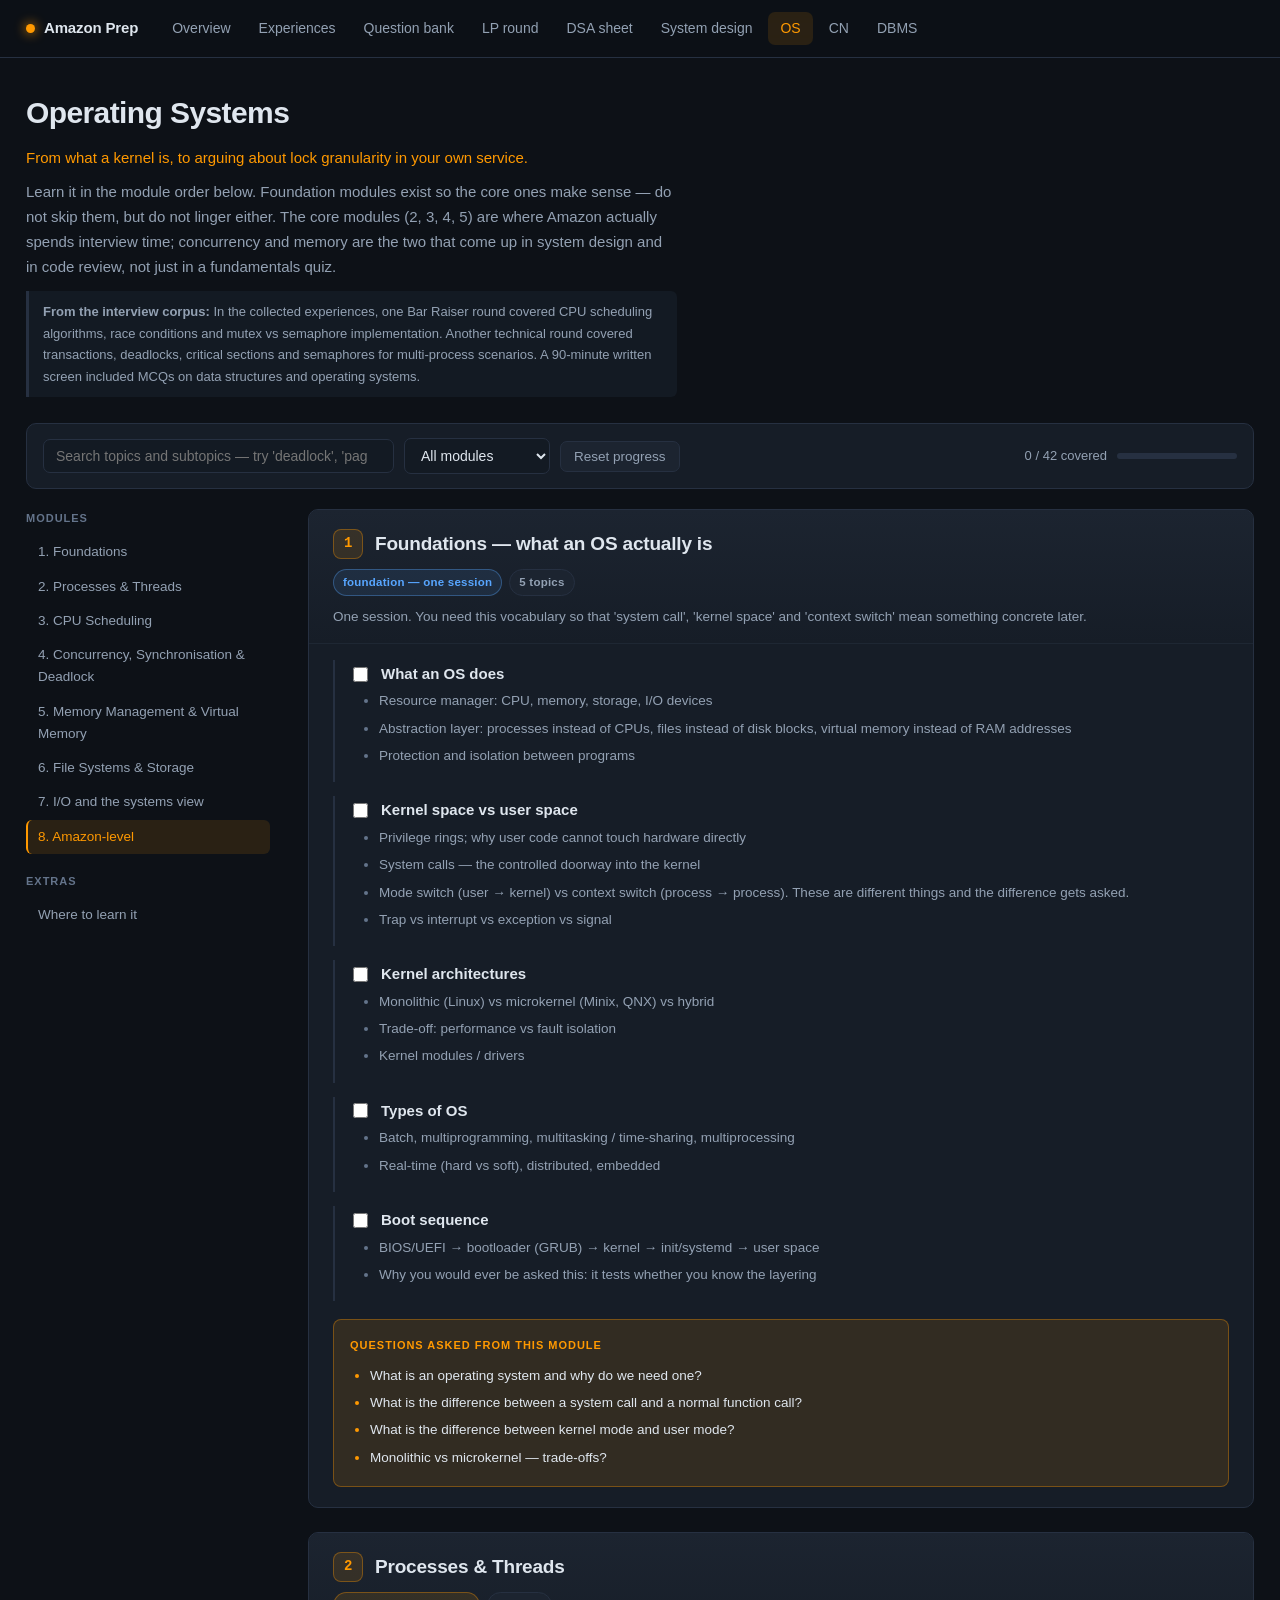
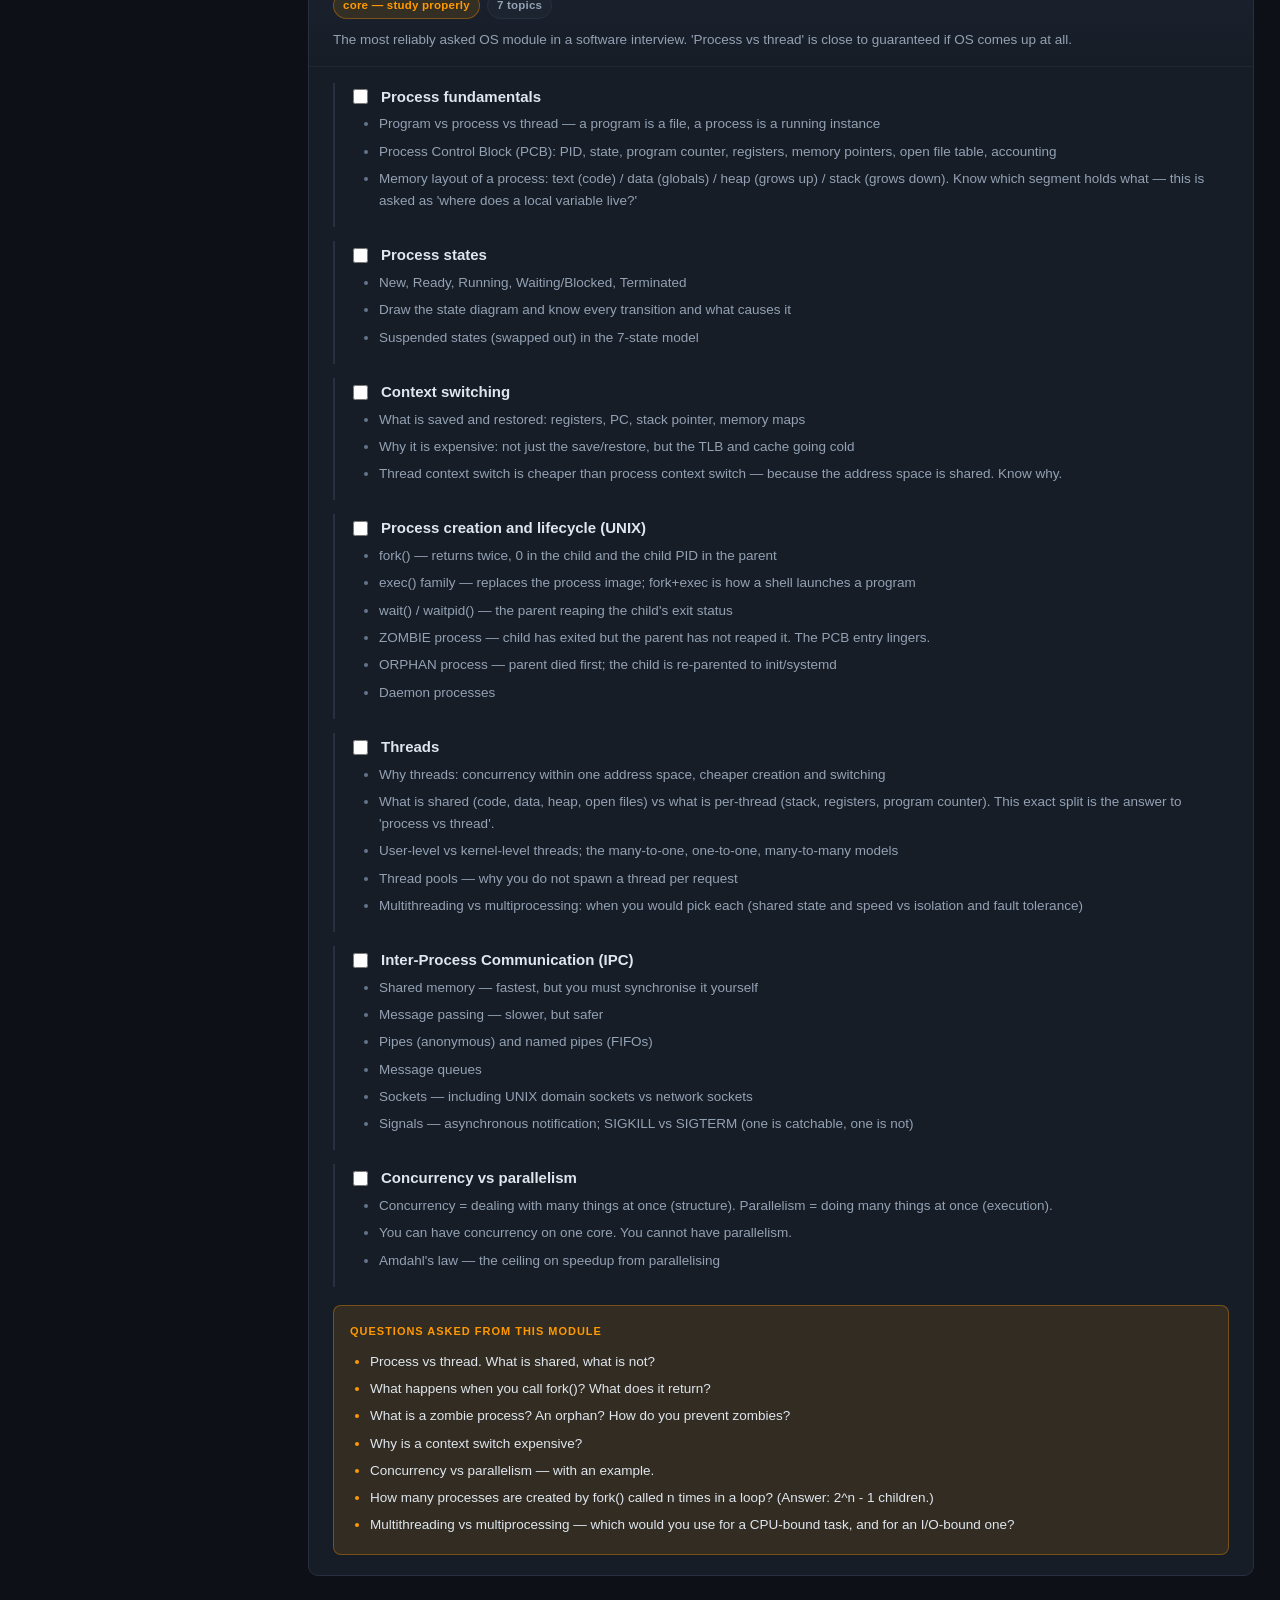
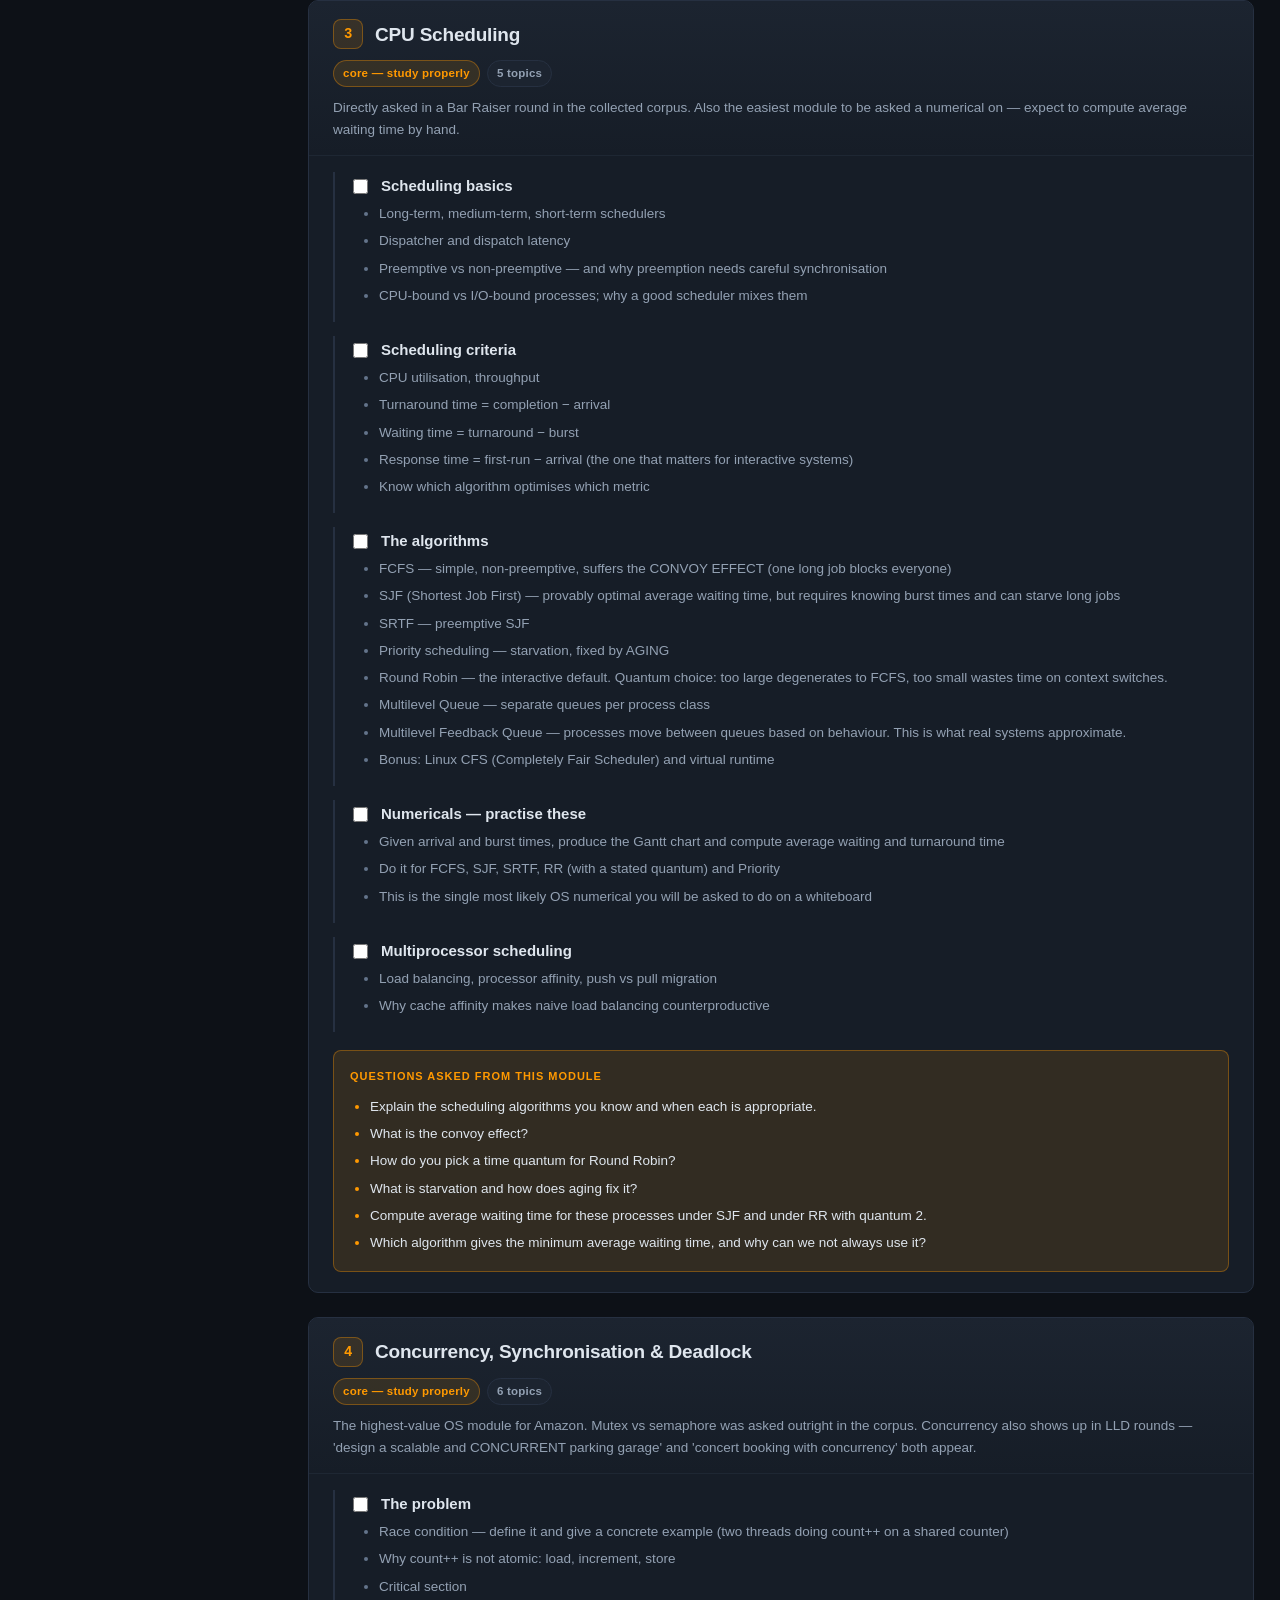
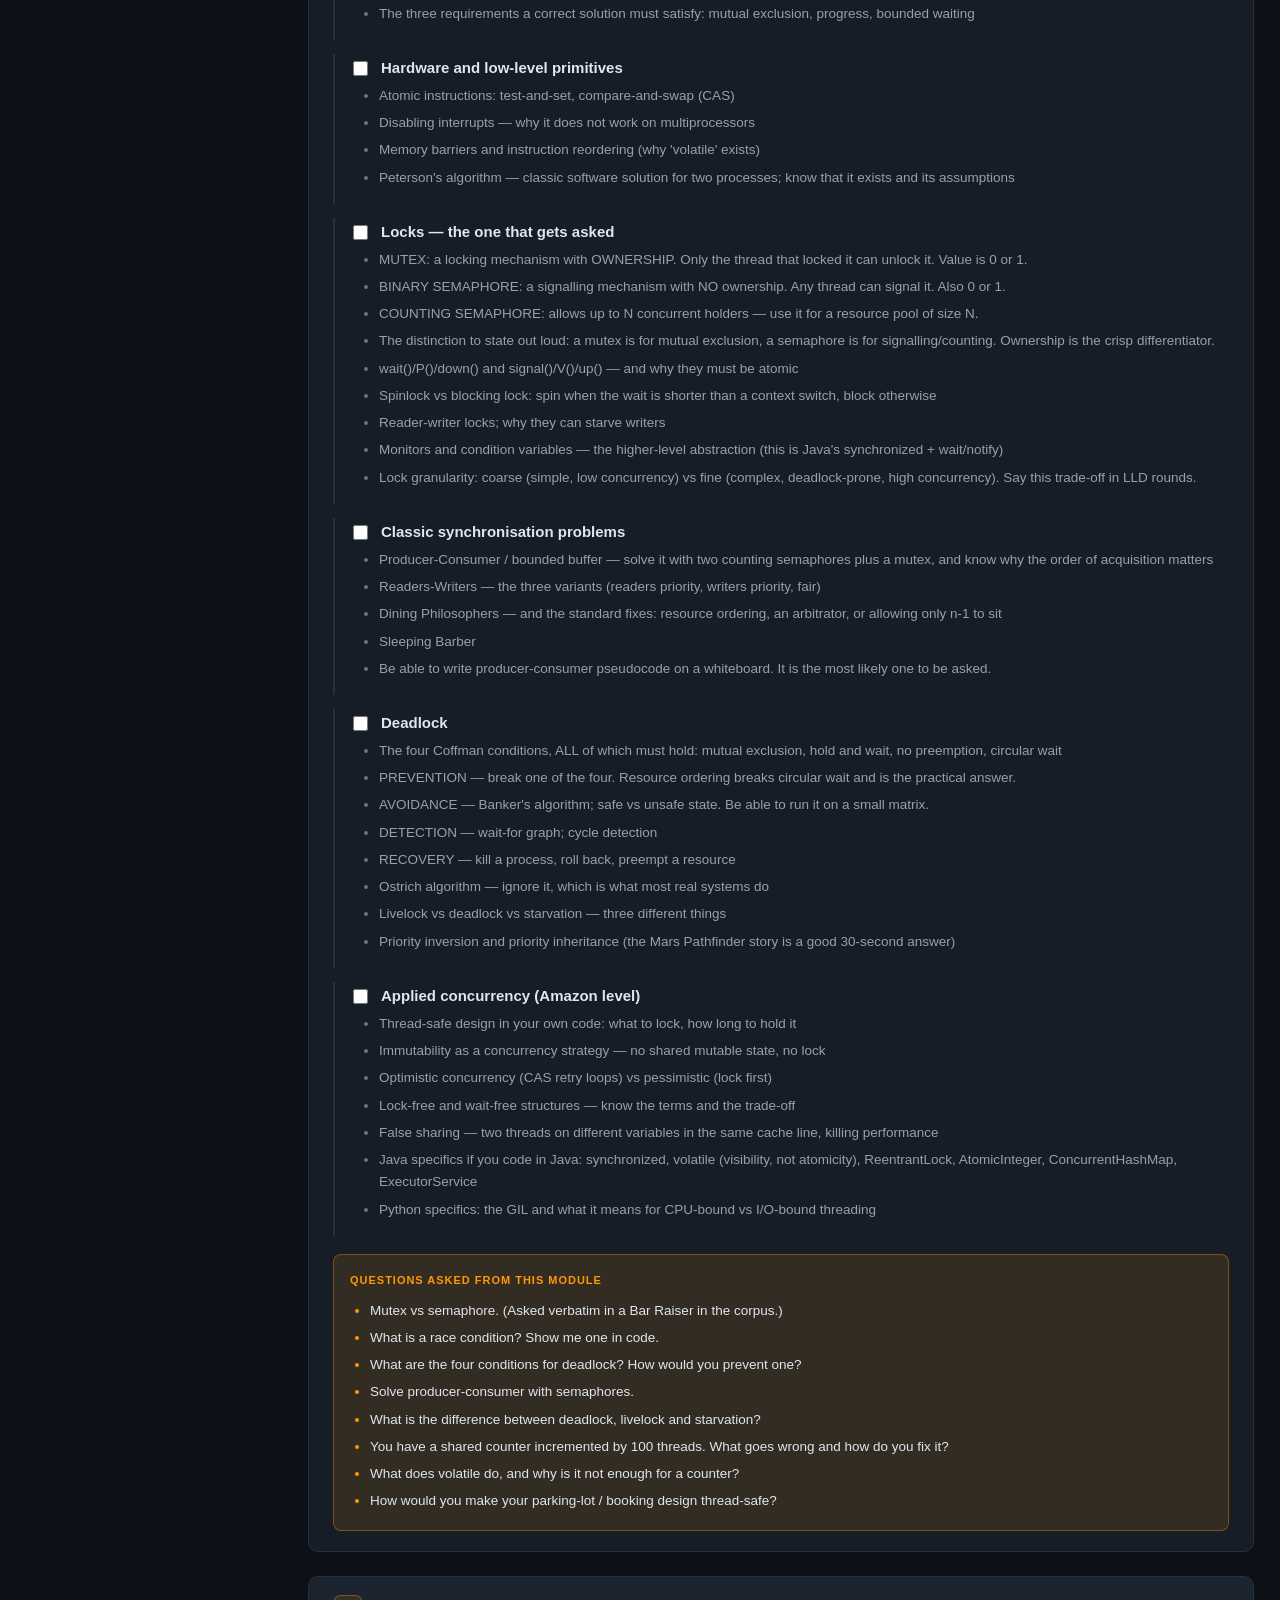
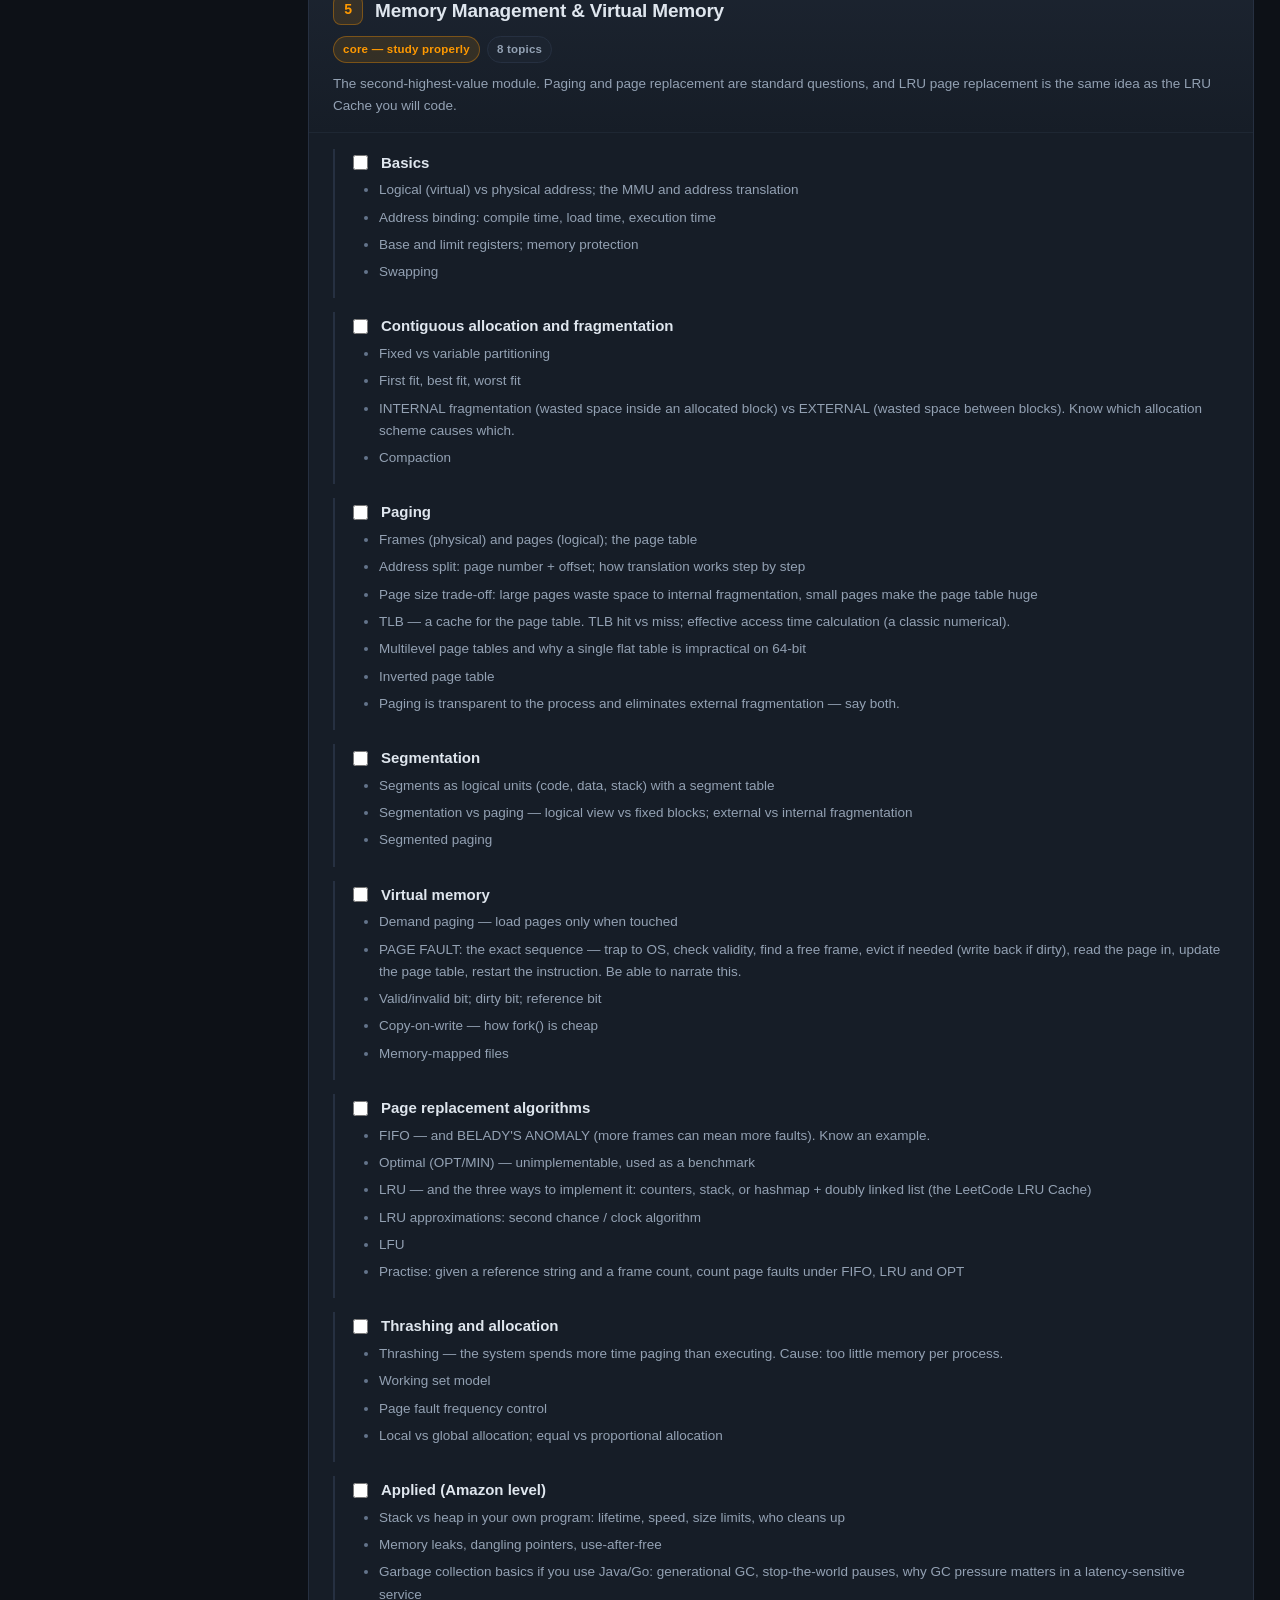
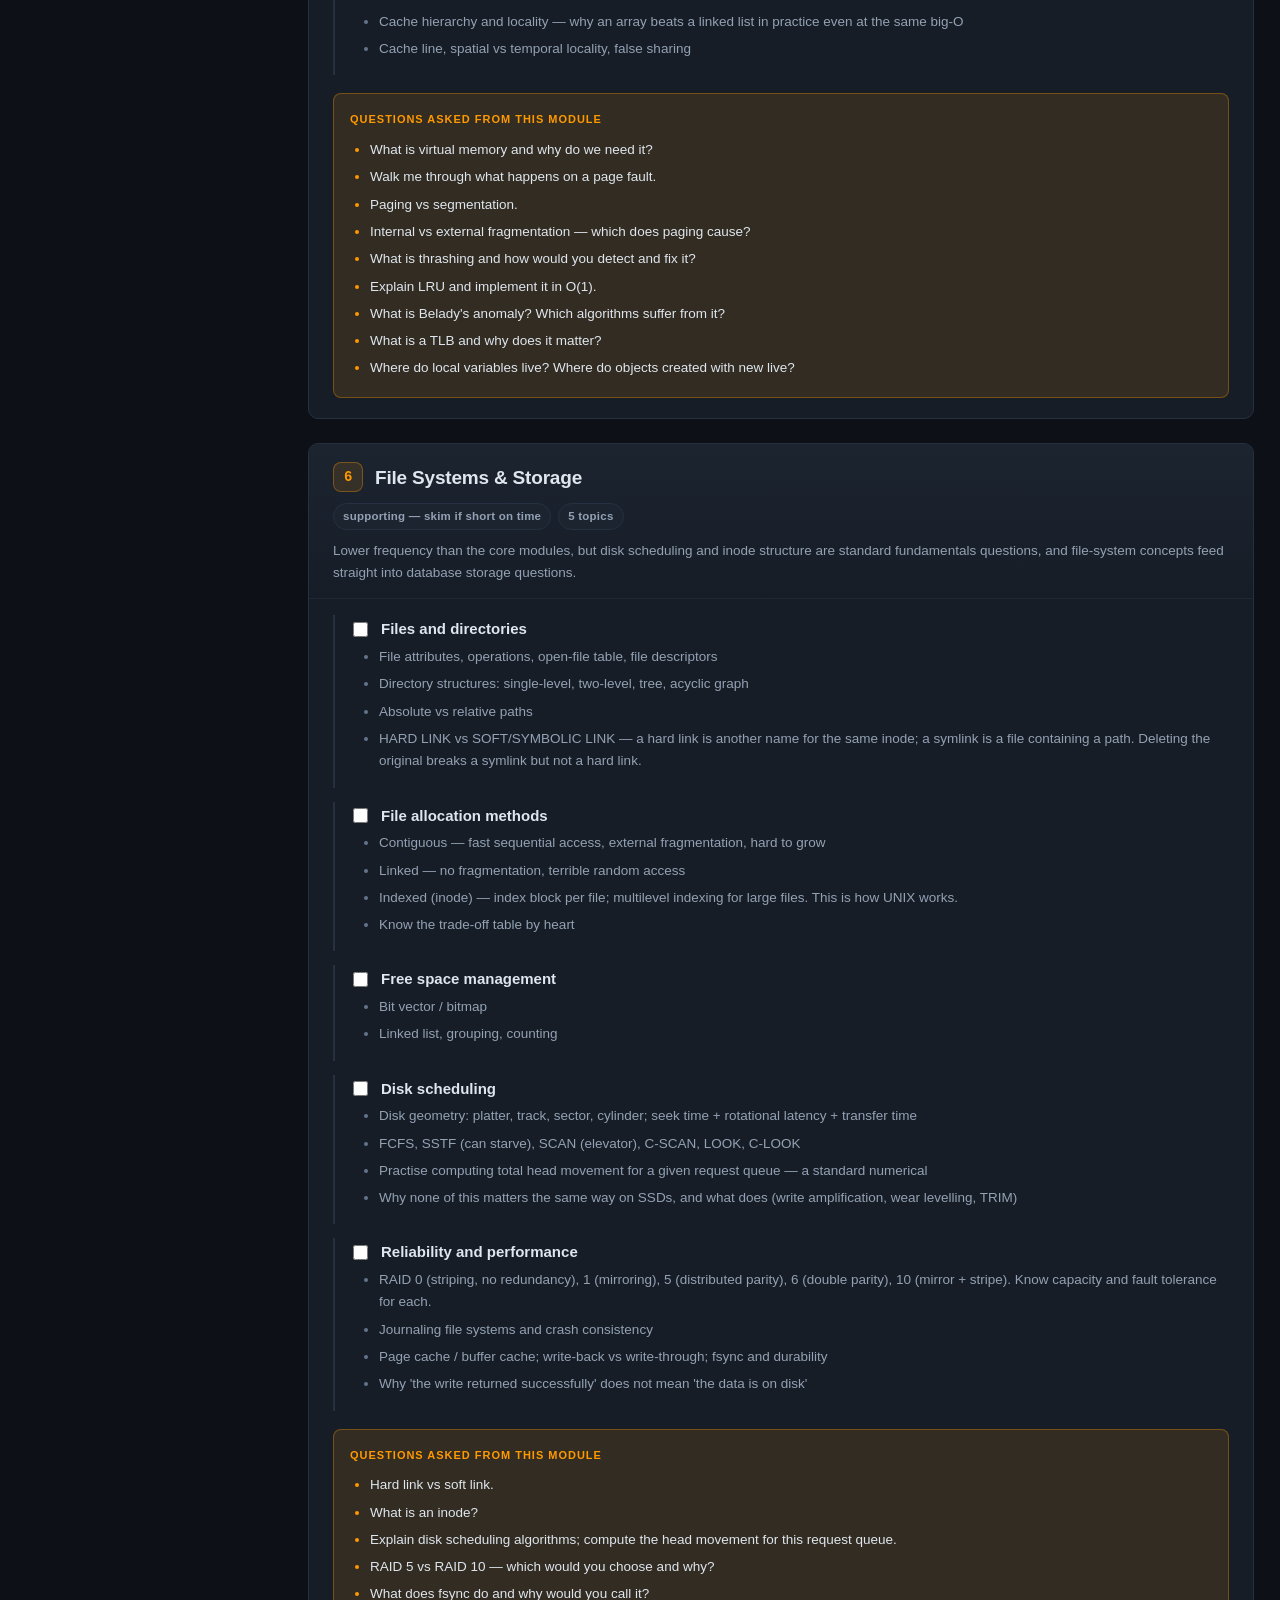
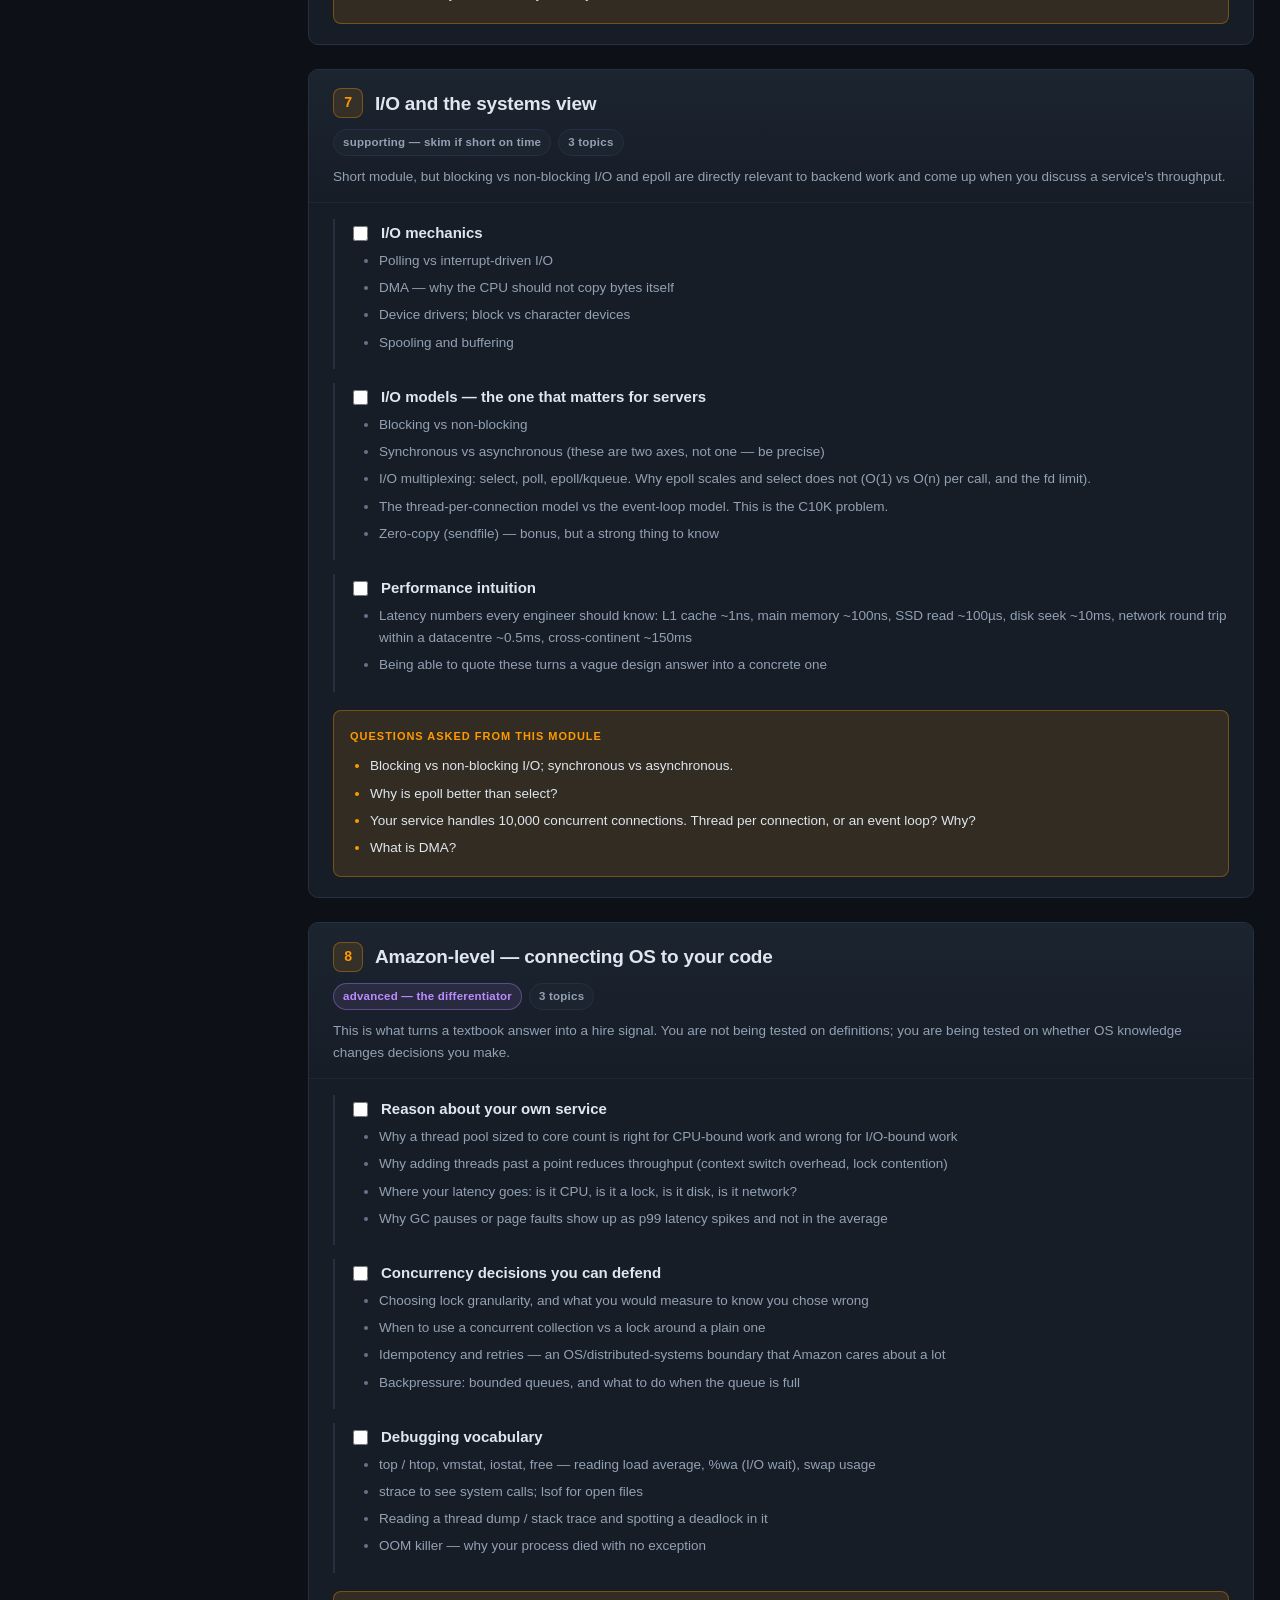
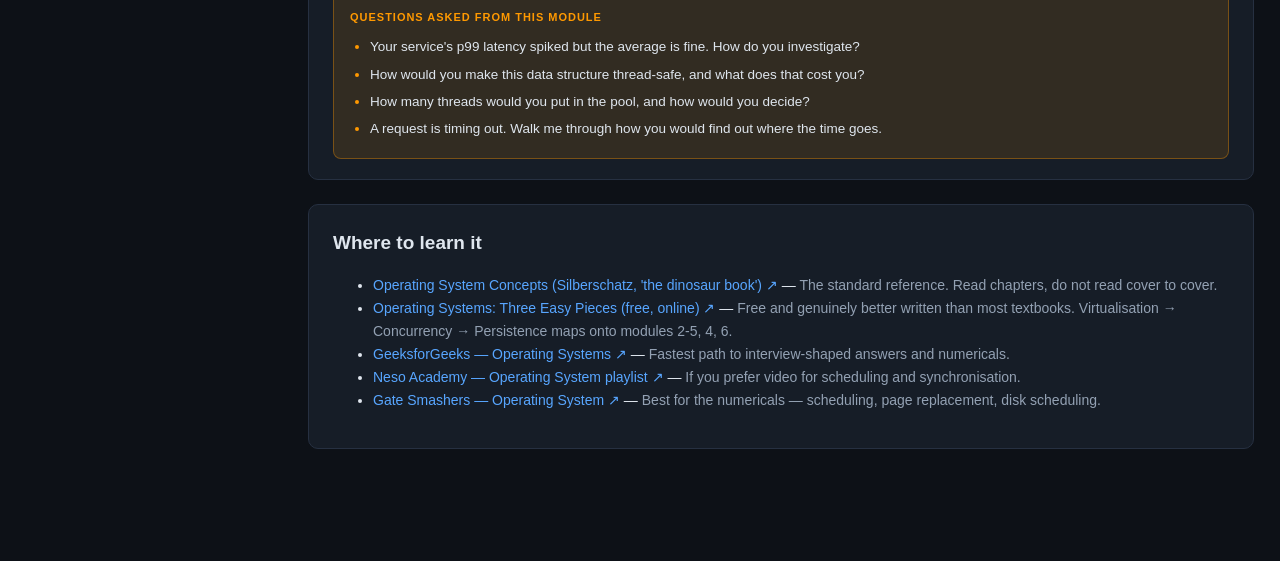
<file: os.html>
<!DOCTYPE html>
<html lang="en">
<head>
<meta charset="utf-8">
<meta name="viewport" content="width=device-width, initial-scale=1">
<title>Operating Systems — Amazon Prep</title>
<link rel="stylesheet" href="assets/style.css">
</head>
<body>

<nav class="topbar">
  <span class="brand"><span class="dot"></span> Amazon Prep</span>
  <span class="navlinks">
    <a href="index.html">Overview</a>
    <a href="experiences.html">Experiences</a>
    <a href="questions.html">Question bank</a>
    <a href="lp.html">LP round</a>
    <a href="dsa.html">DSA sheet</a>
    <a href="sd.html">System design</a>
    <a href="os.html">OS</a>
    <a href="cn.html">CN</a>
    <a href="dbms.html">DBMS</a>
  </span>
</nav>

<main class="wrap wrap-wide">

  <div class="page-head">
    <h1 id="syl-title">—</h1>
    <p id="syl-tagline" style="color:var(--accent);font-size:15px;margin-bottom:10px"></p>
    <p id="syl-intro"></p>
  </div>

  <div class="controls">
    <input type="search" id="syl-search" placeholder="Search topics and subtopics — try 'deadlock', 'paging', 'thread'…">
    <select id="syl-level">
      <option value="all">All modules</option>
      <option value="foundation">Foundation only</option>
      <option value="core">Core only</option>
      <option value="supporting">Supporting only</option>
      <option value="advanced">Advanced only</option>
    </select>
    <button class="btn" id="syl-reset">Reset progress</button>
    <span class="spacer" style="flex:1"></span>
    <span class="progress-wrap">
      <span id="syl-progress-label">0 / 0 covered</span>
      <span class="bar" id="syl-progress-bar"><i></i></span>
    </span>
  </div>

  <div class="layout">
    <aside class="sidebar" id="syl-nav"></aside>
    <div id="syl-root"></div>
  </div>

</main>

<script src="data/os.js"></script>
<script src="assets/app.js"></script>
</body>
</html>
</file>
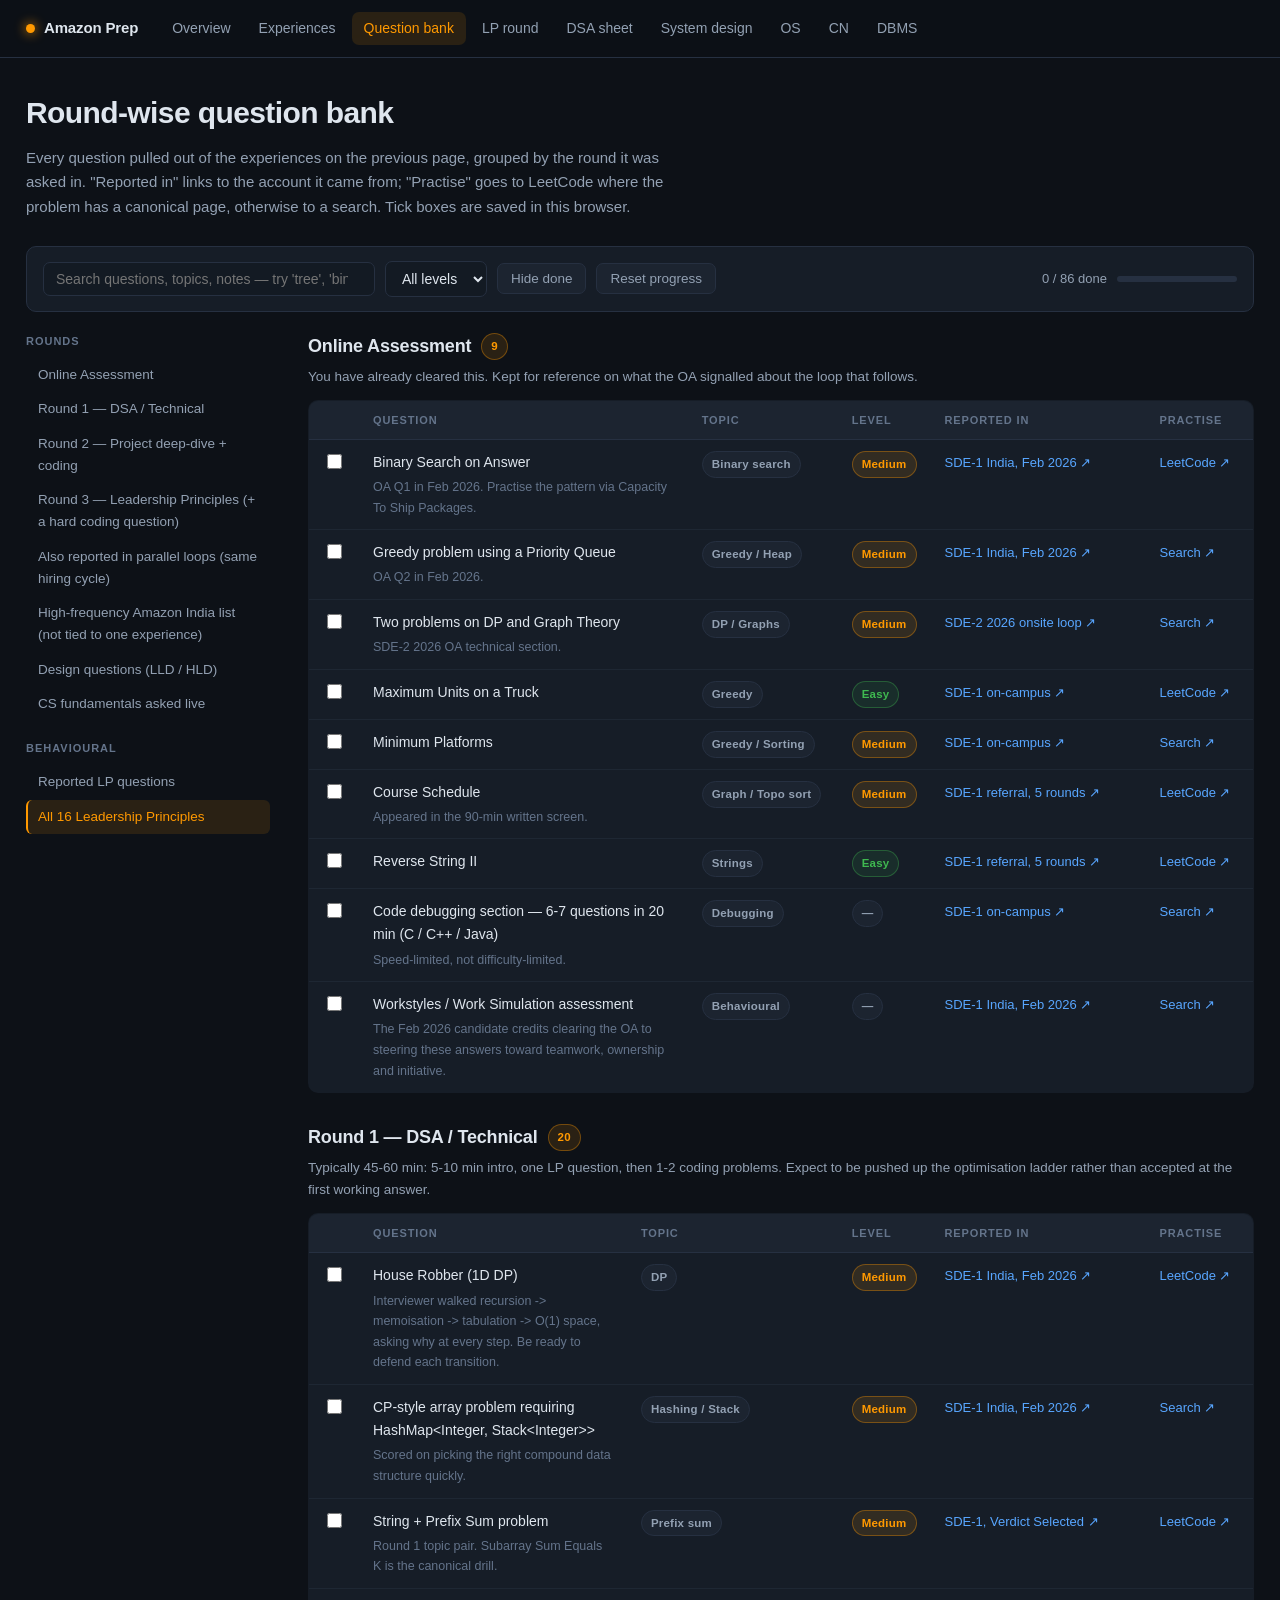
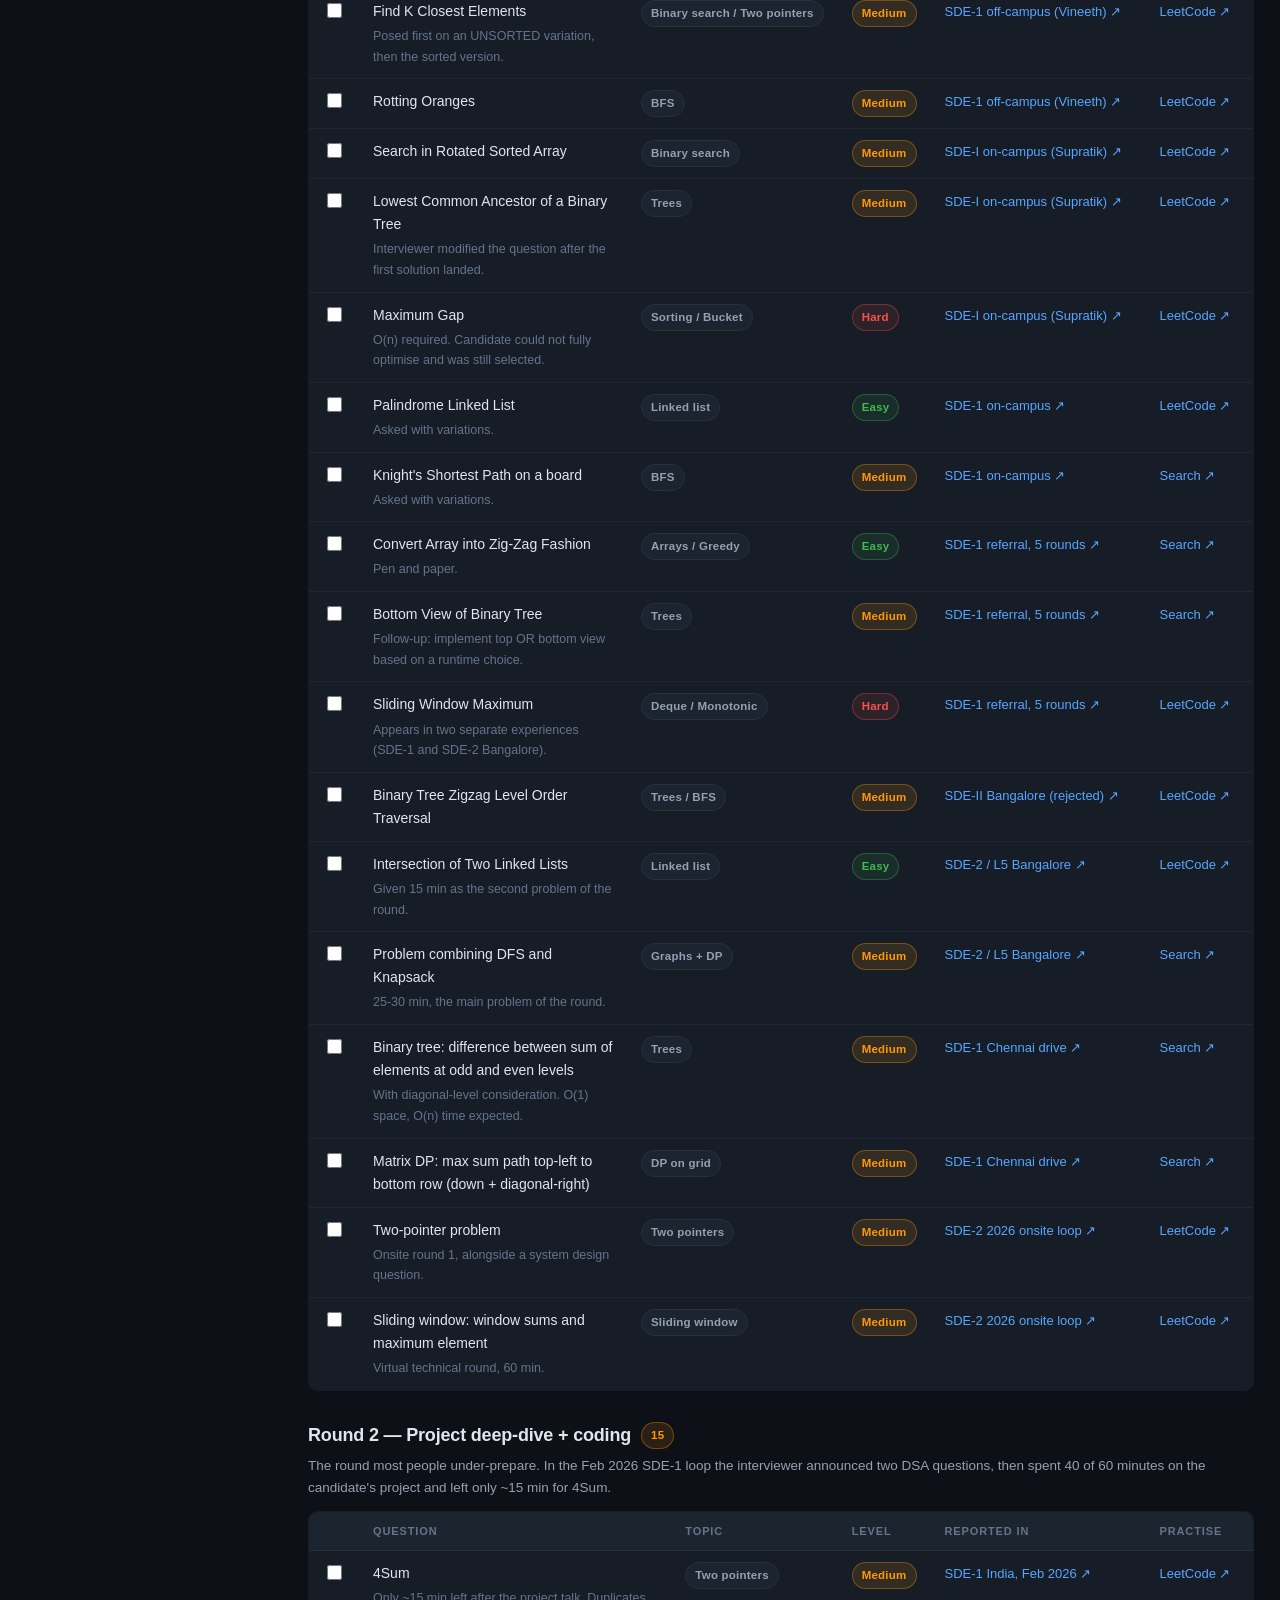
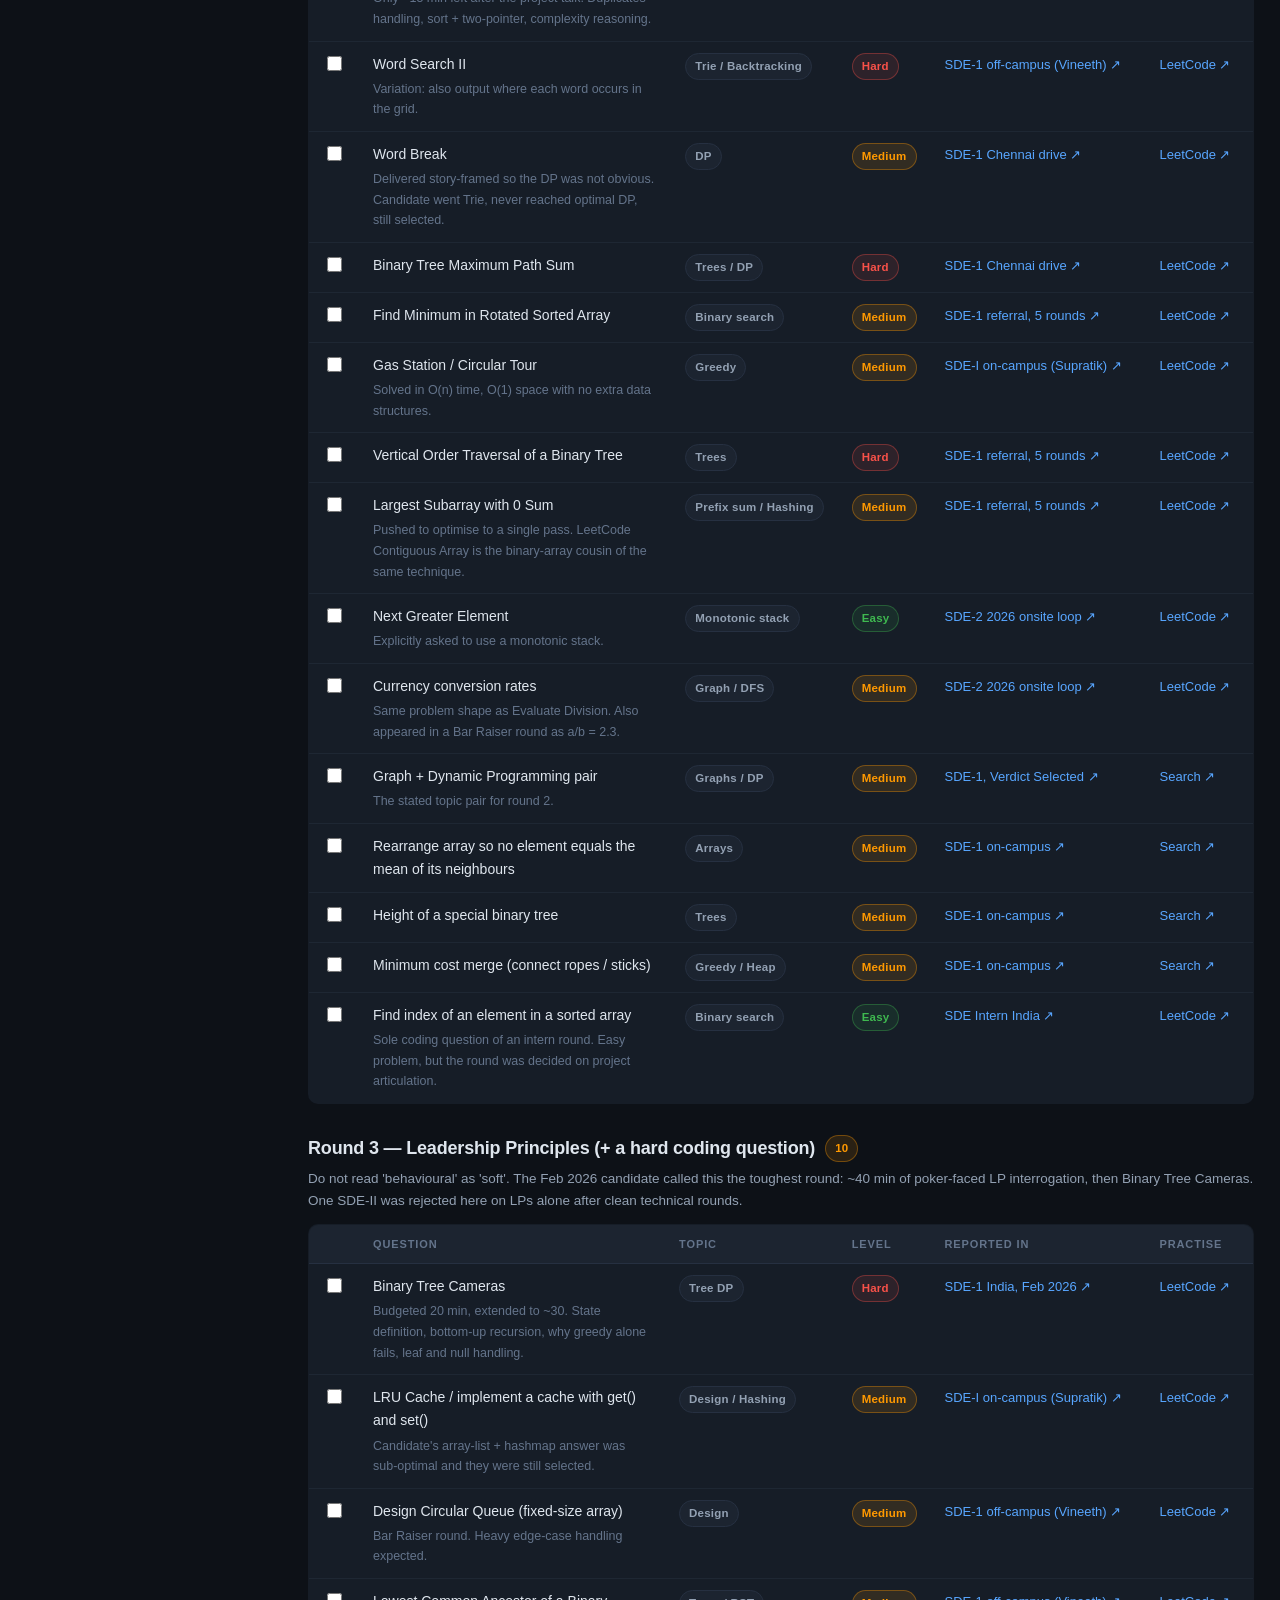
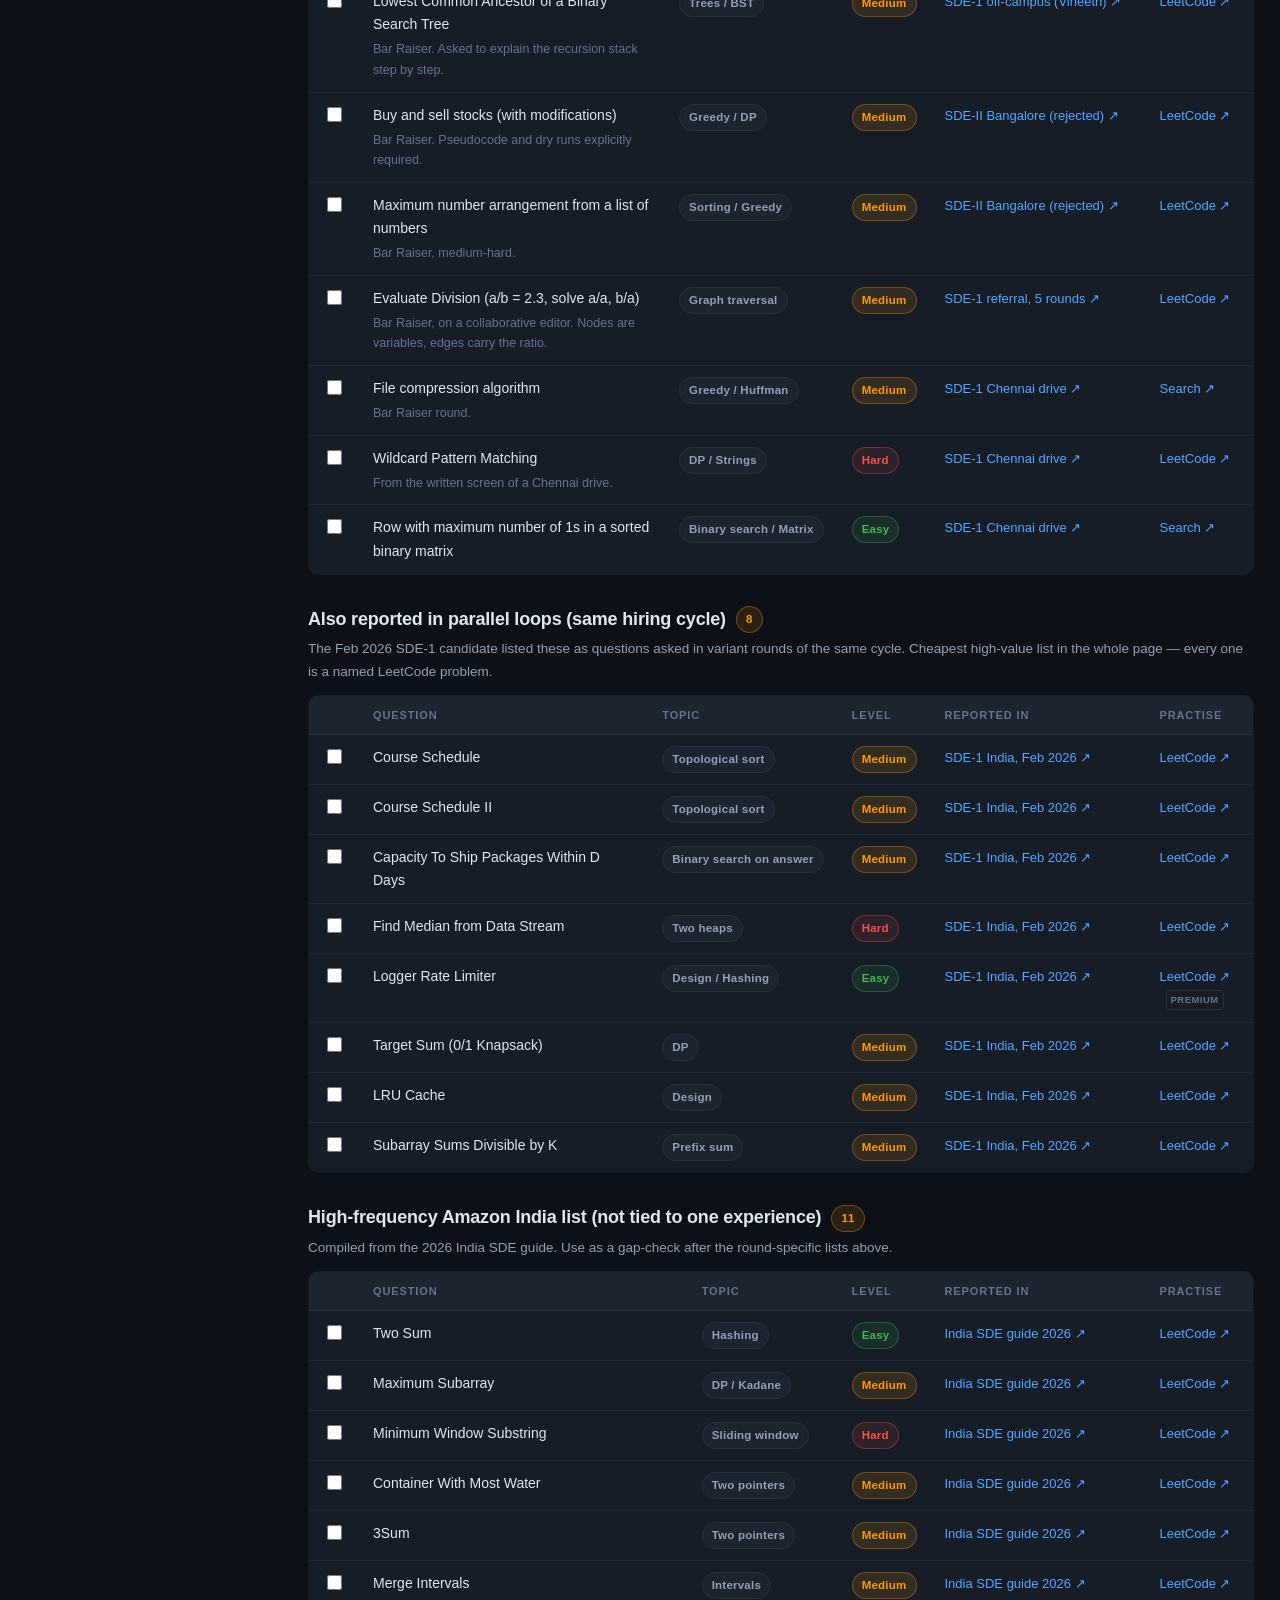
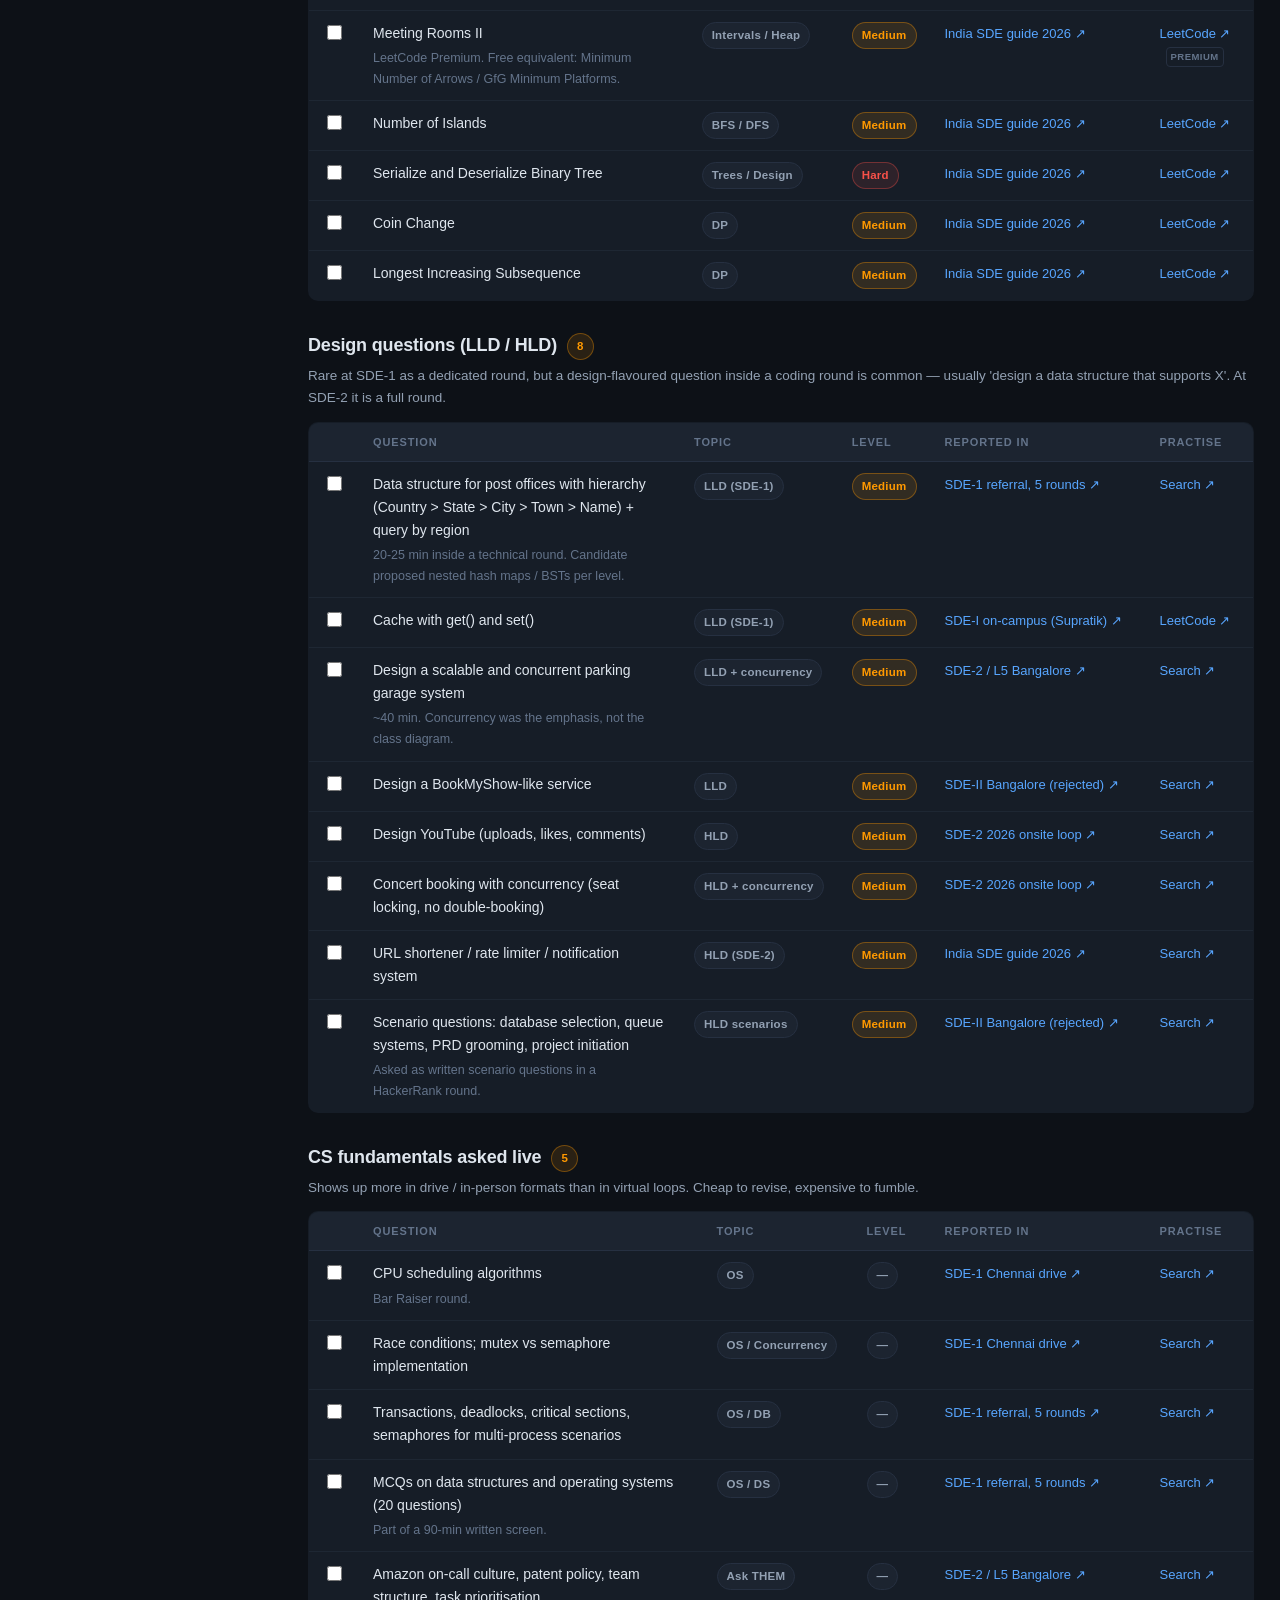
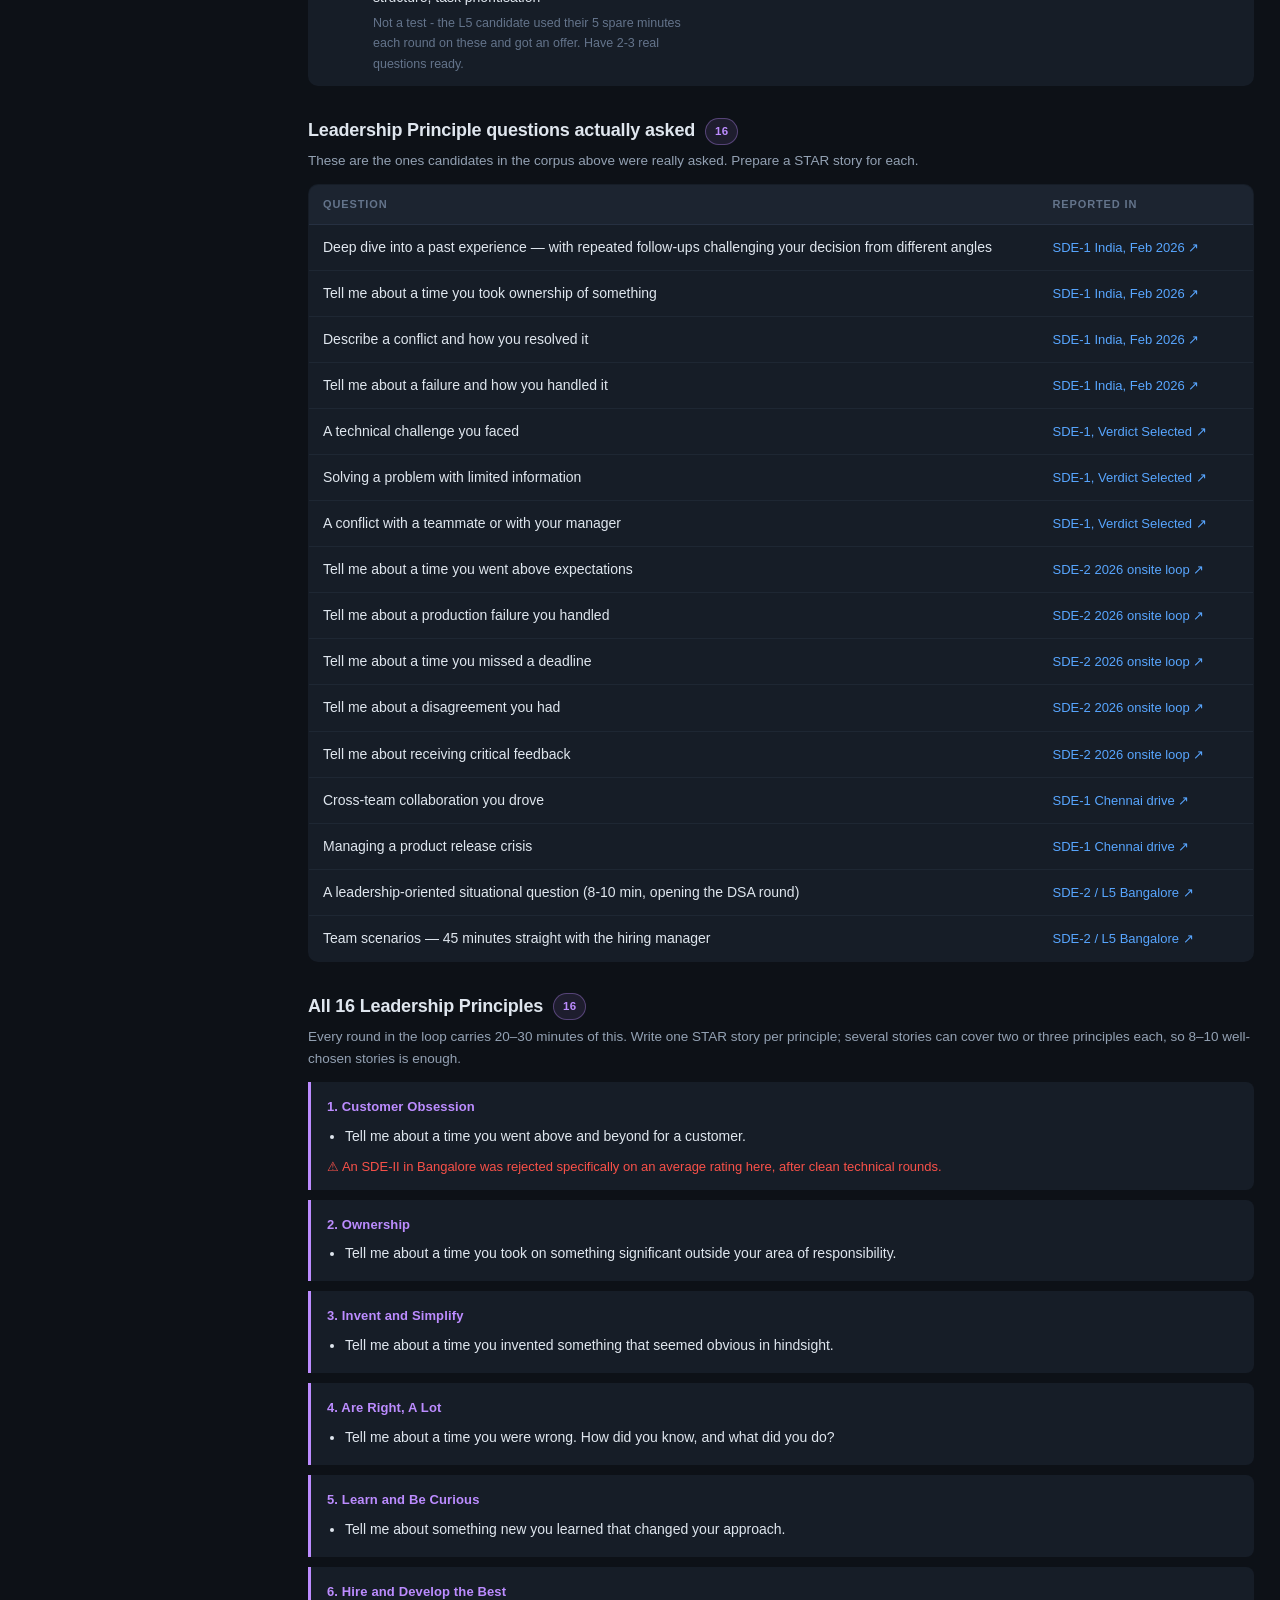
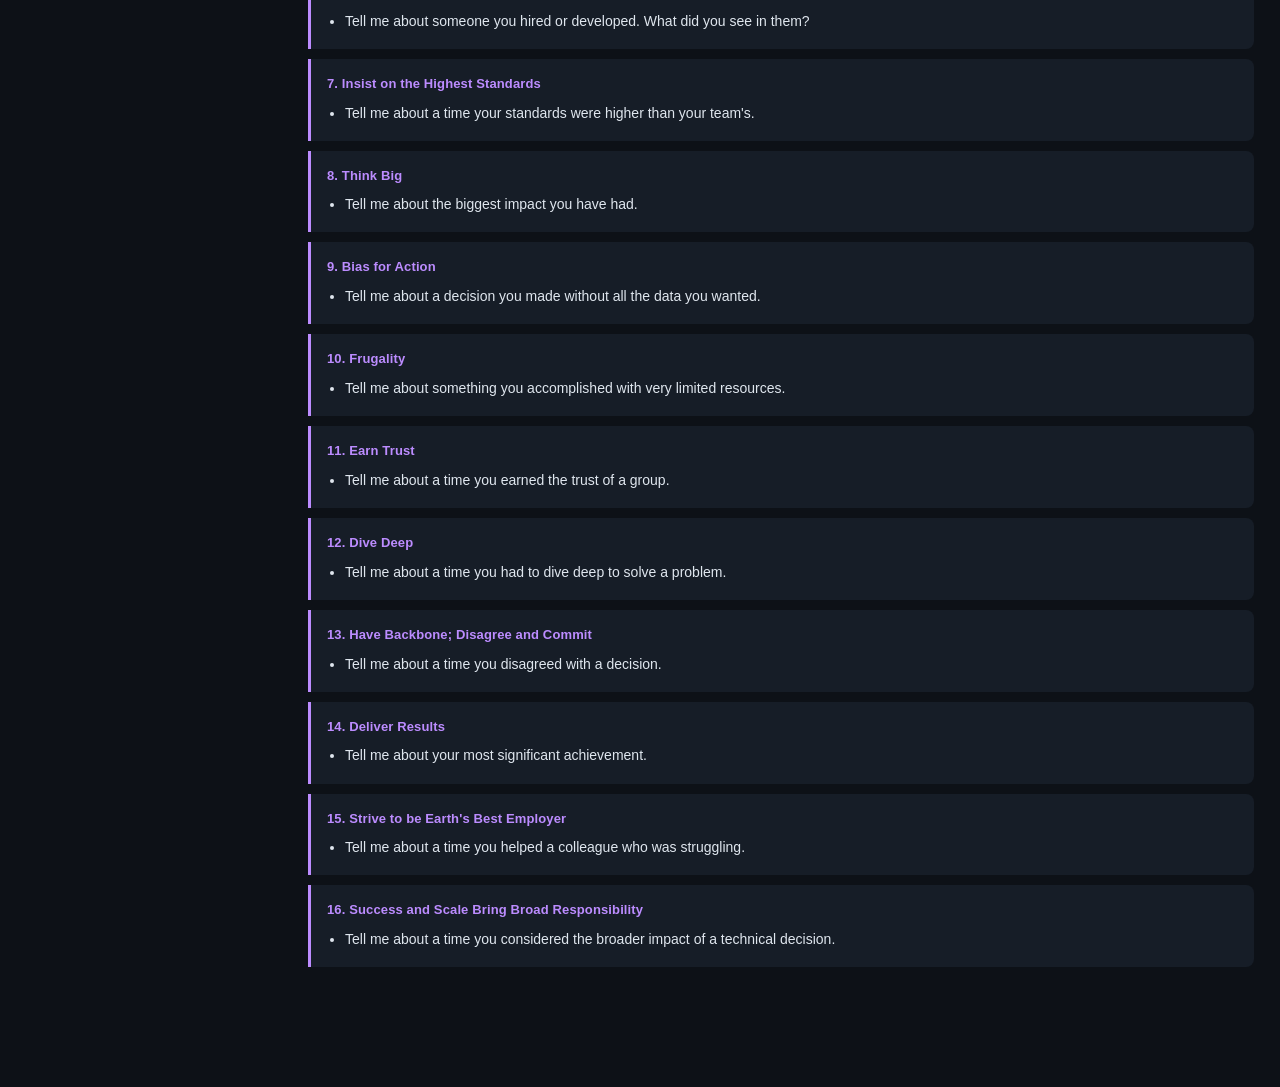
<file: questions.html>
<!DOCTYPE html>
<html lang="en">
<head>
<meta charset="utf-8">
<meta name="viewport" content="width=device-width, initial-scale=1">
<title>Round-wise question bank — Amazon Prep</title>
<link rel="stylesheet" href="assets/style.css">
</head>
<body>

<nav class="topbar">
  <span class="brand"><span class="dot"></span> Amazon Prep</span>
  <span class="navlinks">
    <a href="index.html">Overview</a>
    <a href="experiences.html">Experiences</a>
    <a href="questions.html">Question bank</a>
    <a href="lp.html">LP round</a>
    <a href="dsa.html">DSA sheet</a>
    <a href="sd.html">System design</a>
    <a href="os.html">OS</a>
    <a href="cn.html">CN</a>
    <a href="dbms.html">DBMS</a>
  </span>
</nav>

<main class="wrap wrap-wide">

  <div class="page-head">
    <h1>Round-wise question bank</h1>
    <p>Every question pulled out of the experiences on the previous page, grouped by the round it was asked in. "Reported in" links to the account it came from; "Practise" goes to LeetCode where the problem has a canonical page, otherwise to a search. Tick boxes are saved in this browser.</p>
  </div>

  <div class="controls">
    <input type="search" id="q-search" placeholder="Search questions, topics, notes — try 'tree', 'binary search', 'bar raiser'…">
    <select id="q-diff">
      <option value="all">All levels</option>
      <option value="Easy">Easy</option>
      <option value="Medium">Medium</option>
      <option value="Hard">Hard</option>
    </select>
    <button class="btn" id="q-hide-done">Hide done</button>
    <button class="btn" id="q-reset">Reset progress</button>
    <span class="spacer" style="flex:1"></span>
    <span class="progress-wrap">
      <span id="q-progress-label">0 / 0 done</span>
      <span class="bar" id="q-progress-bar"><i></i></span>
    </span>
  </div>

  <div class="layout">
    <aside class="sidebar" id="q-nav"></aside>
    <div id="q-root"></div>
  </div>

</main>

<script src="data/questions.js"></script>
<script src="assets/app.js"></script>
</body>
</html>
</file>
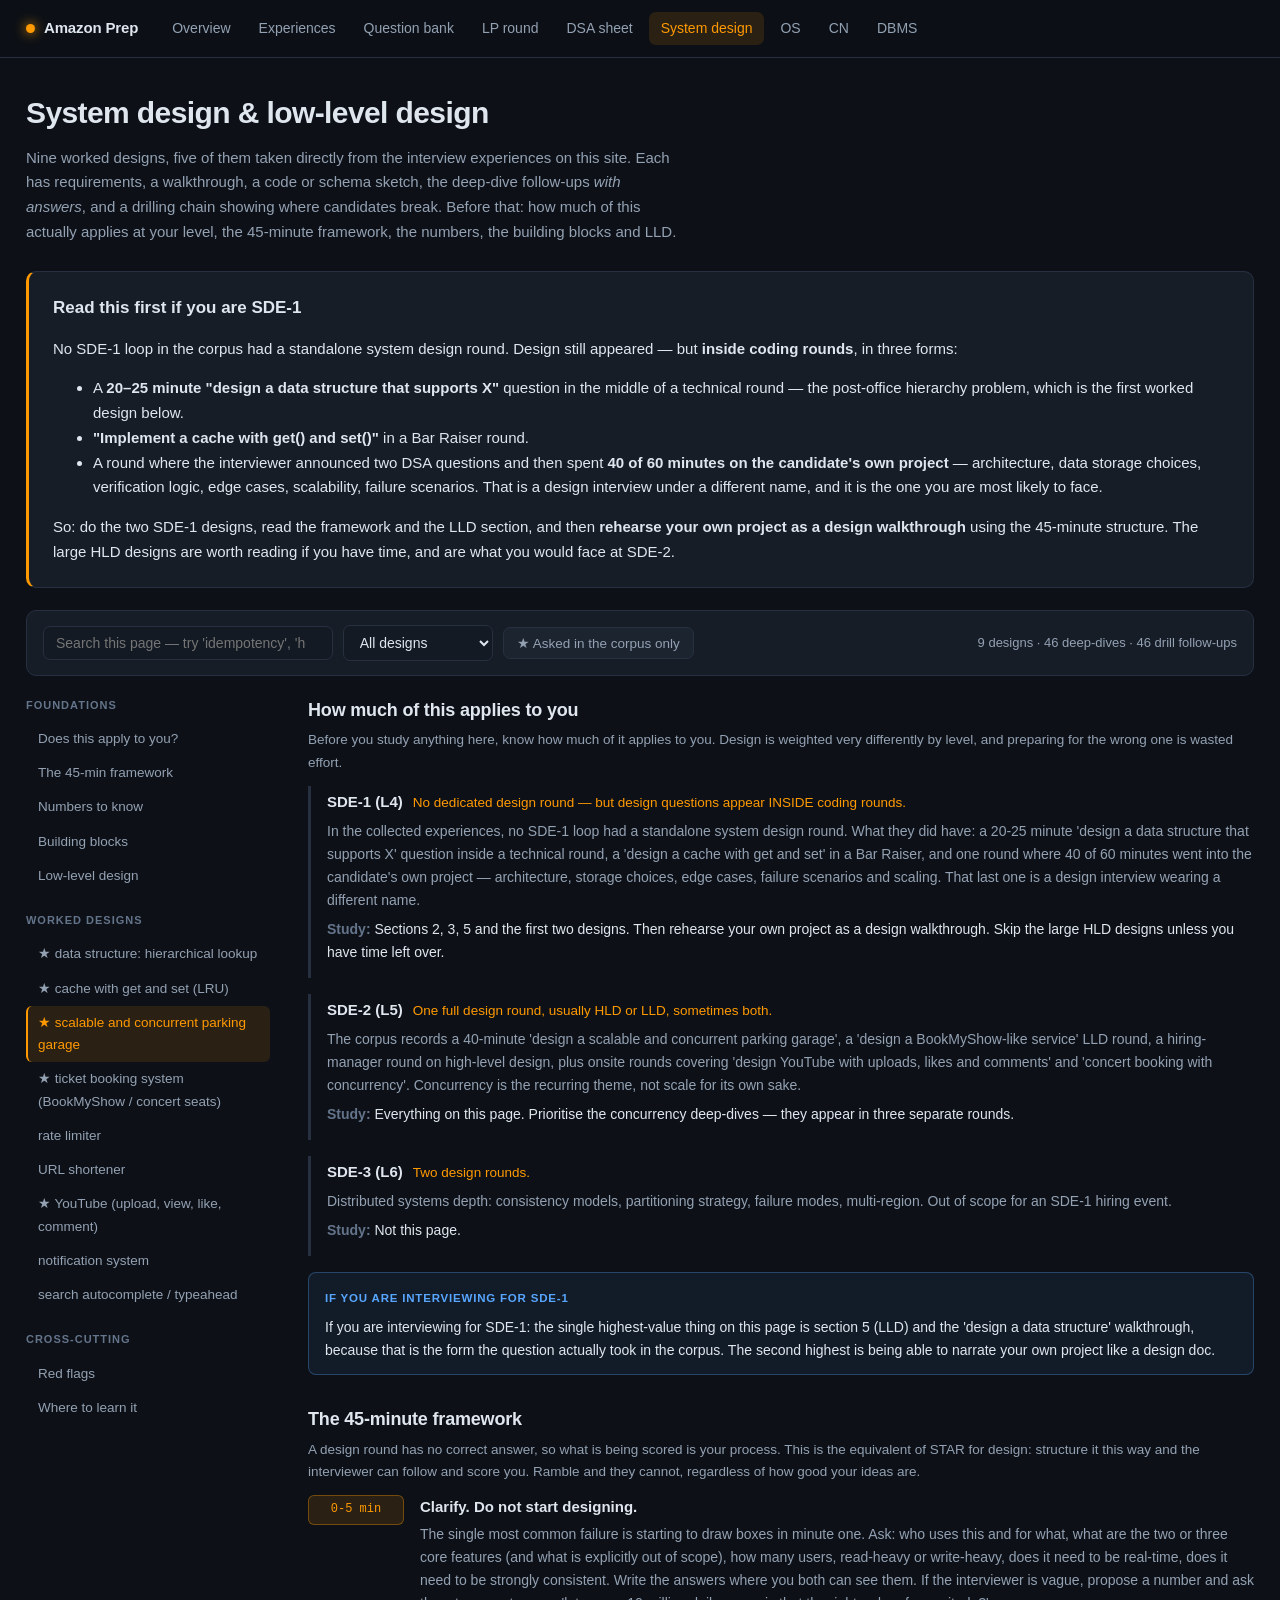
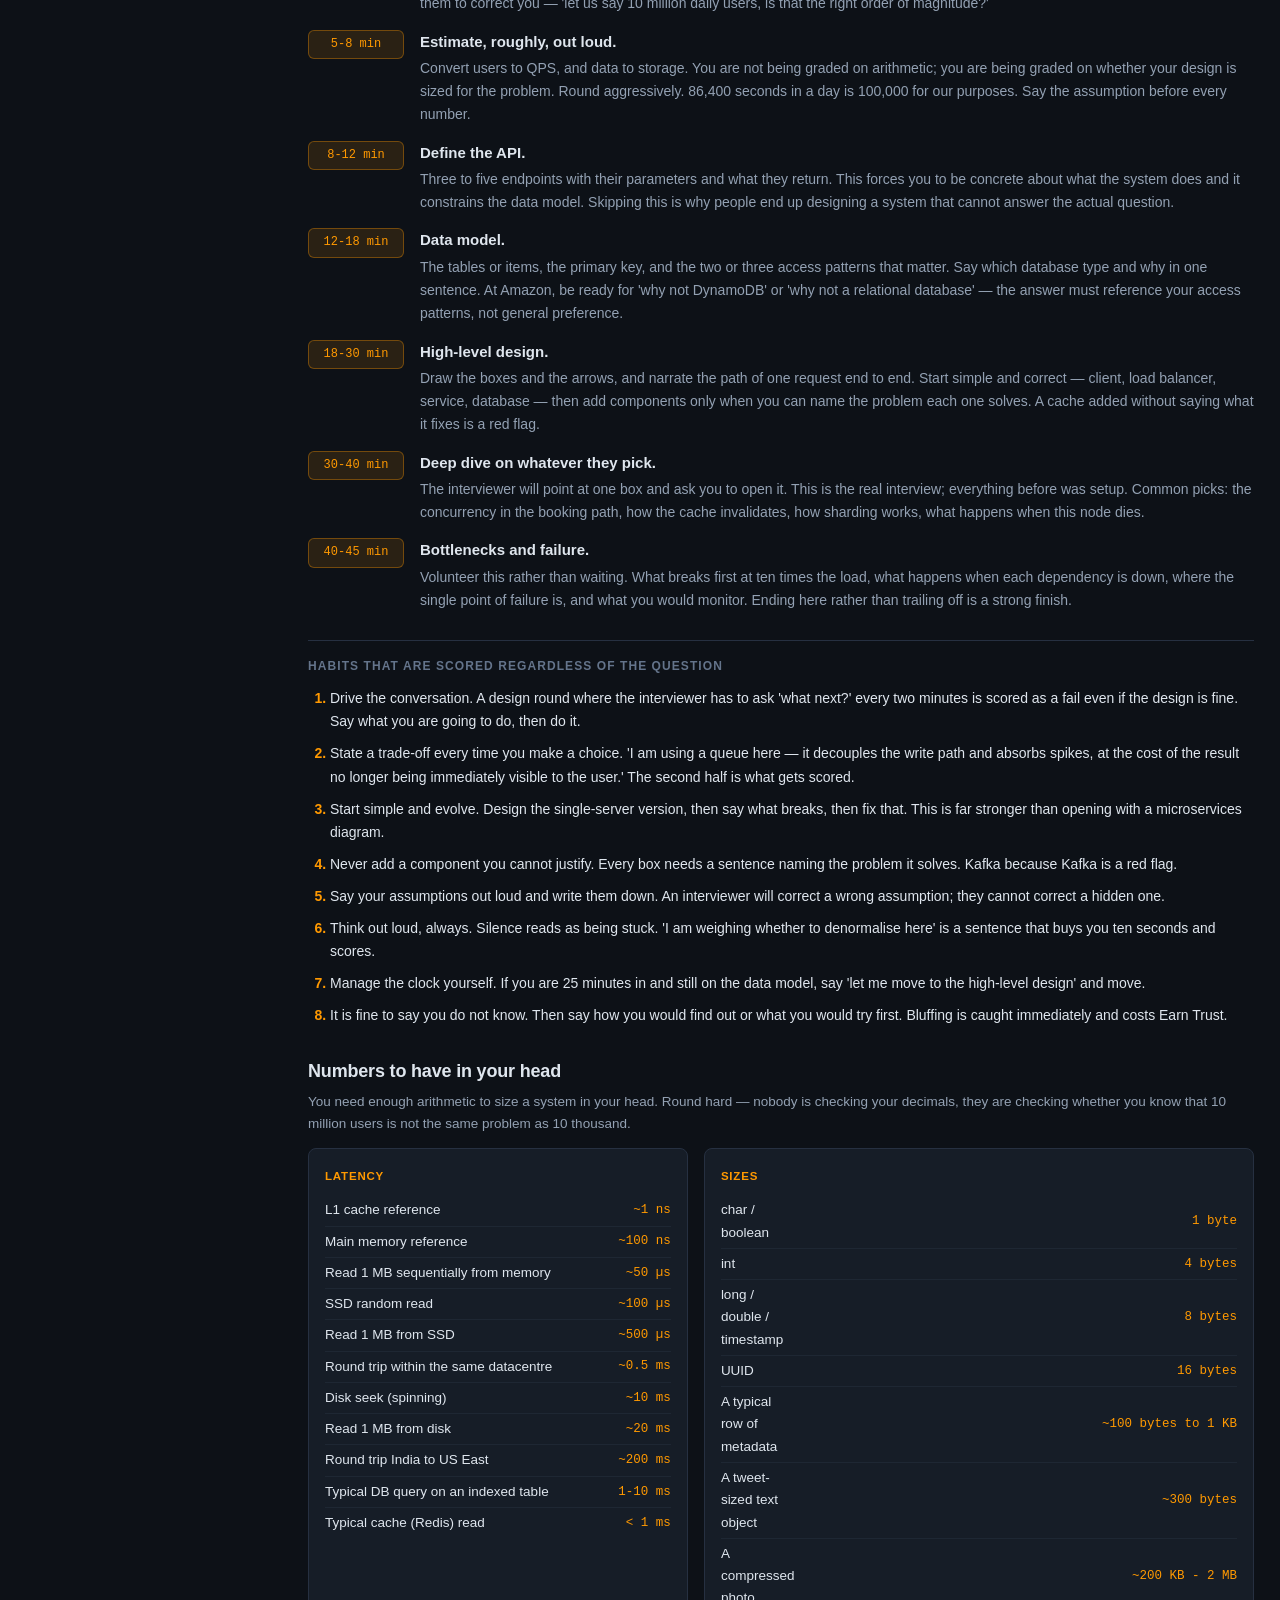
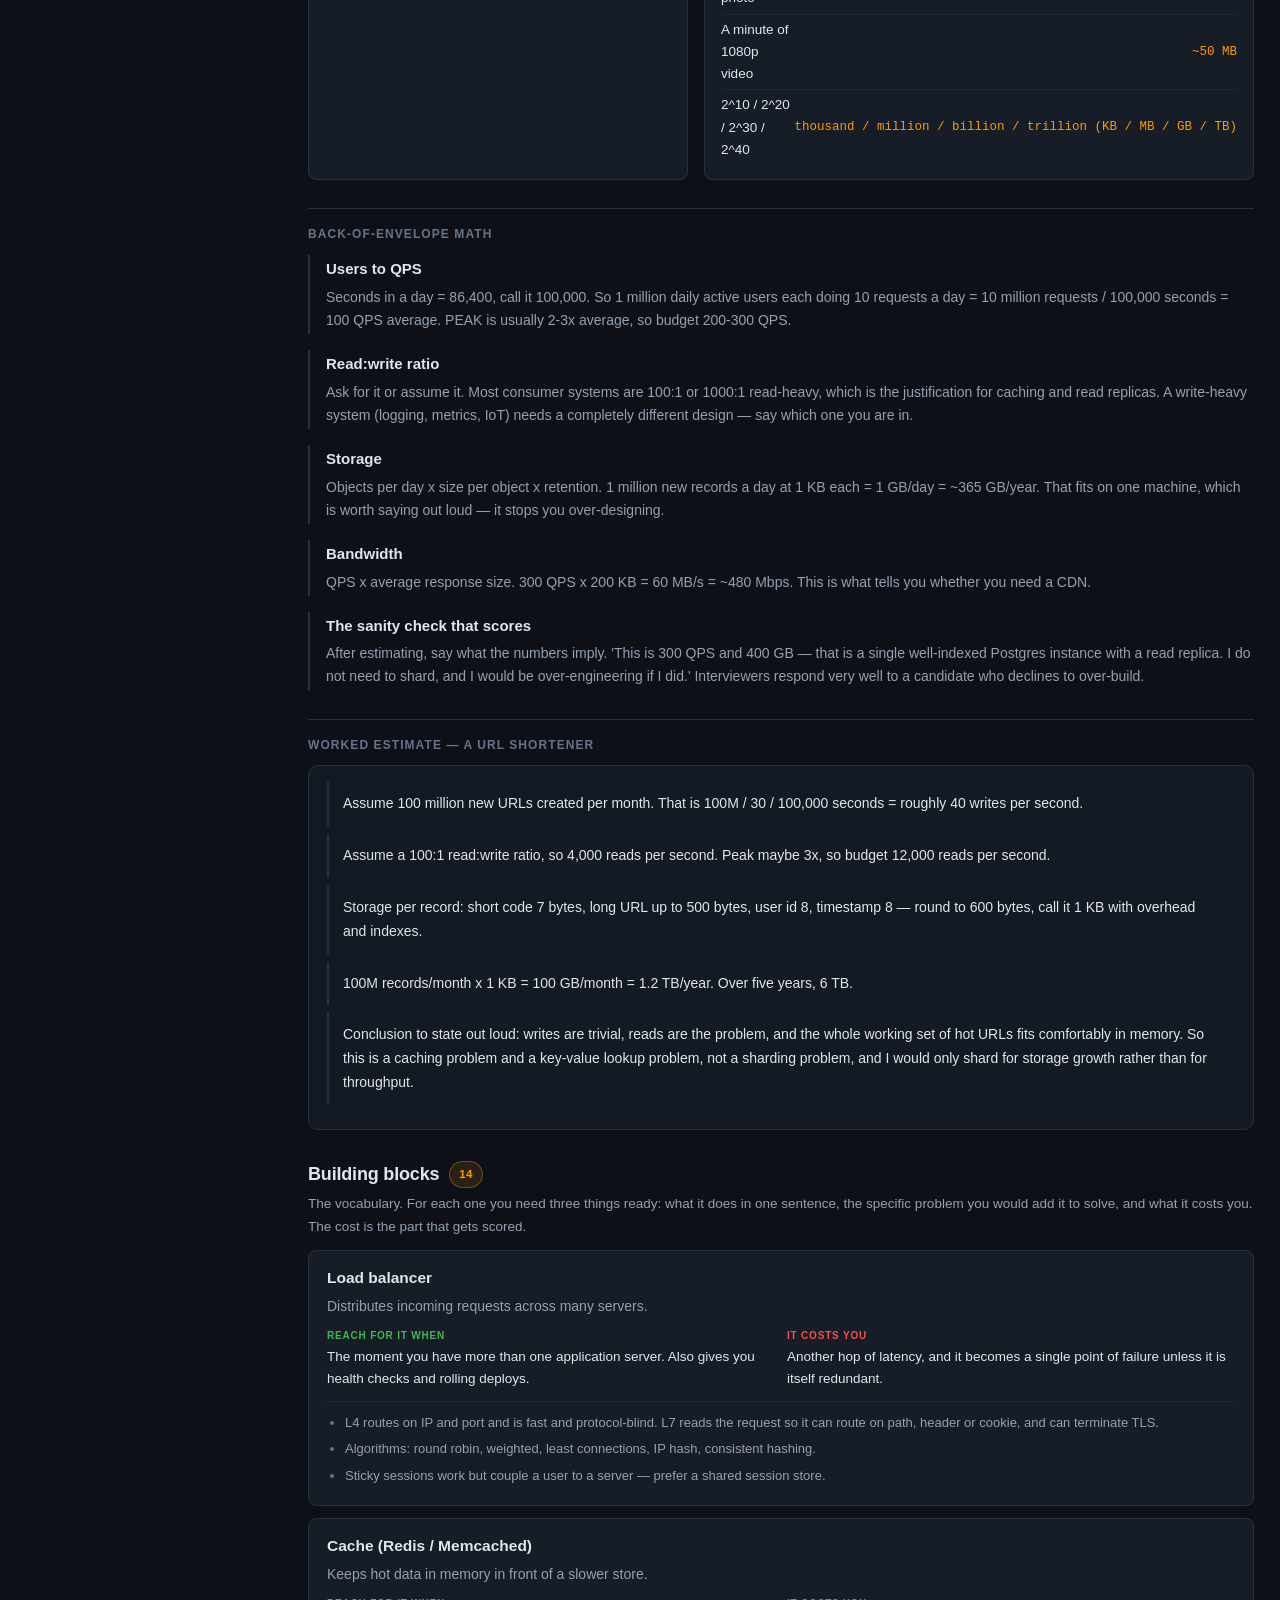
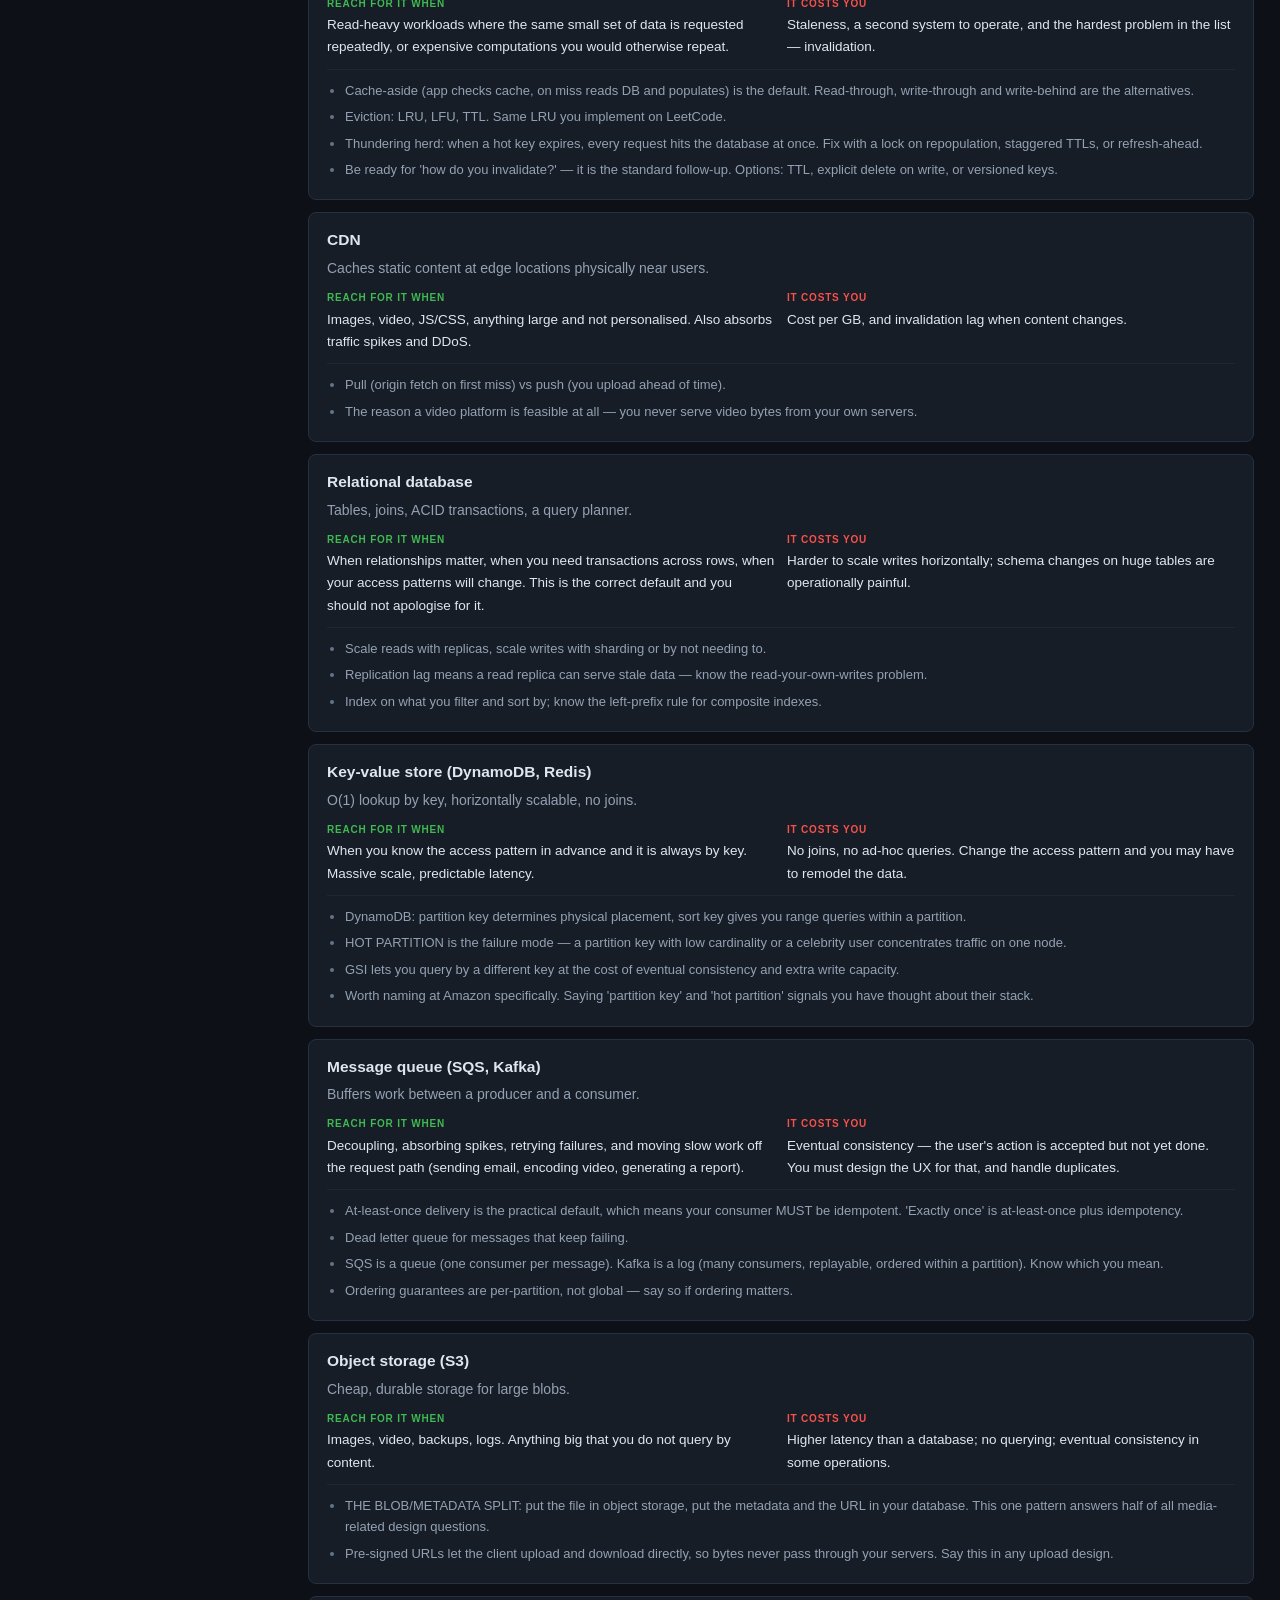
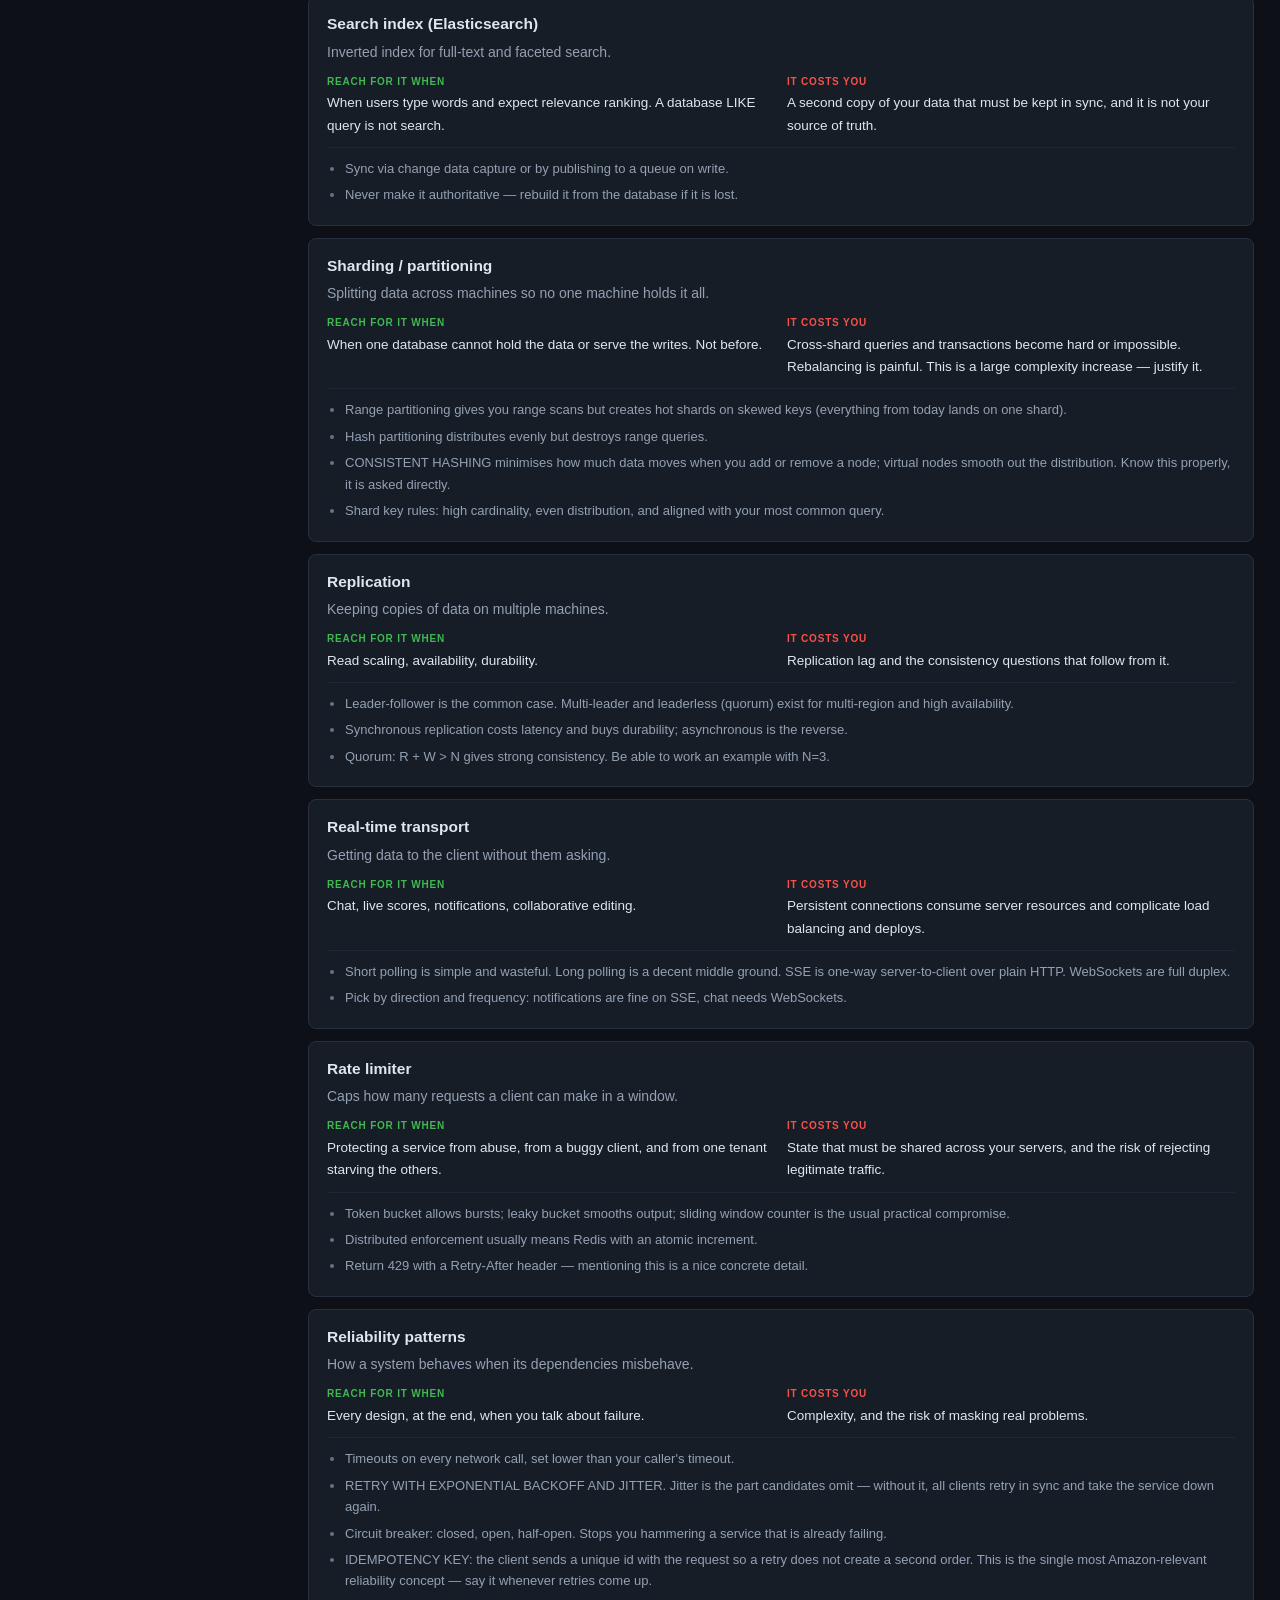
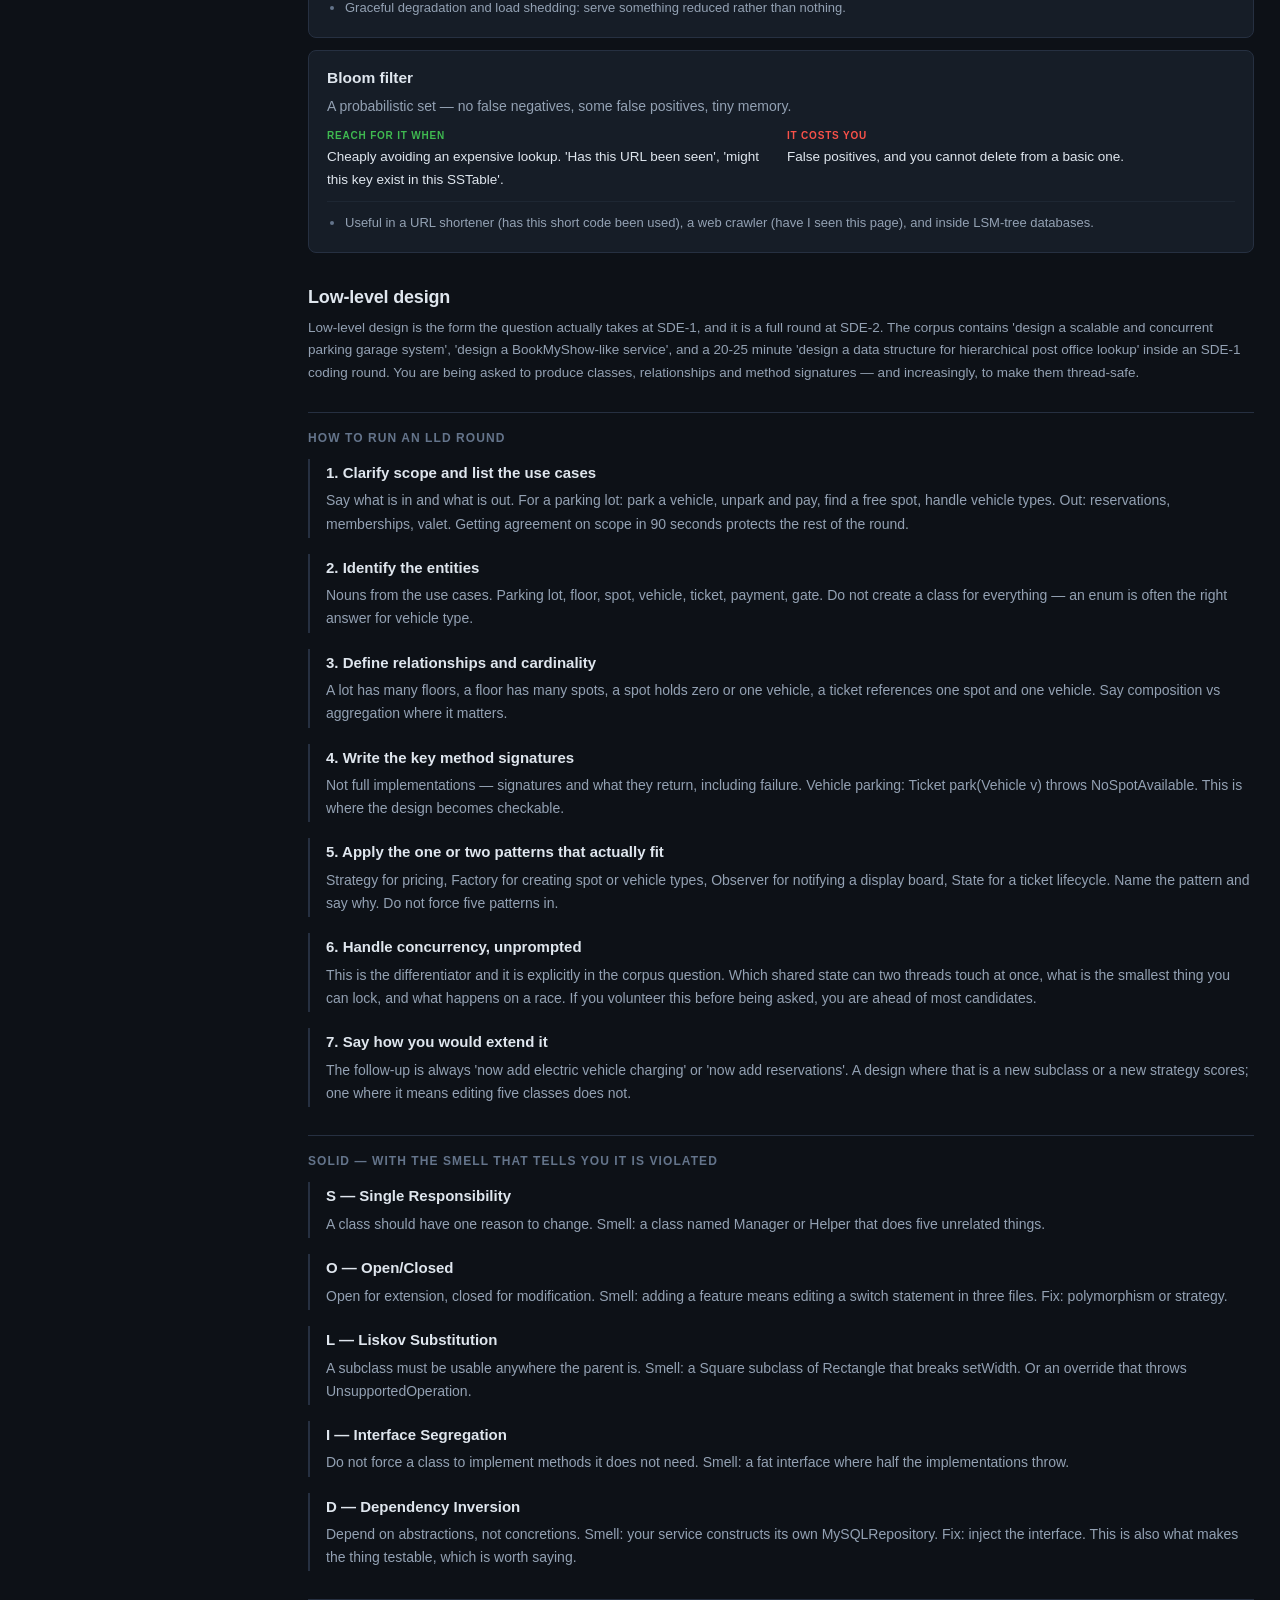
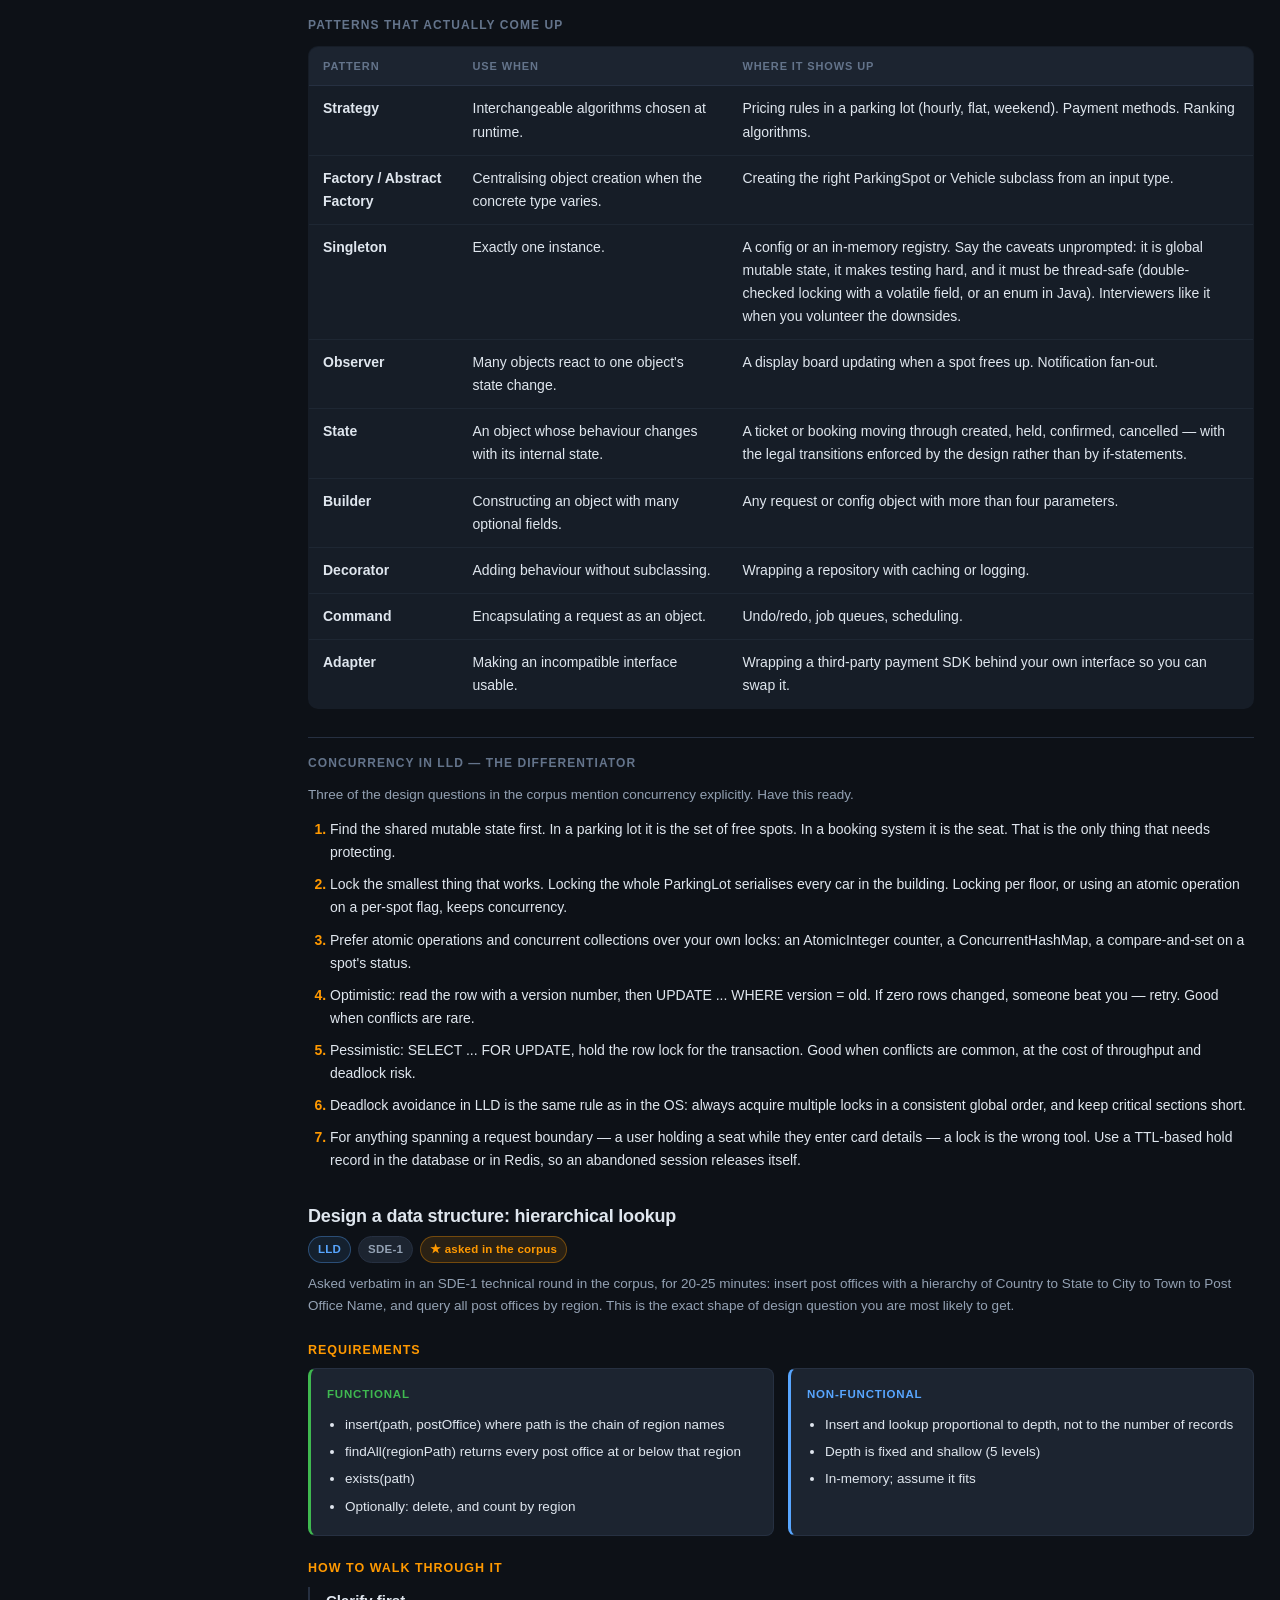
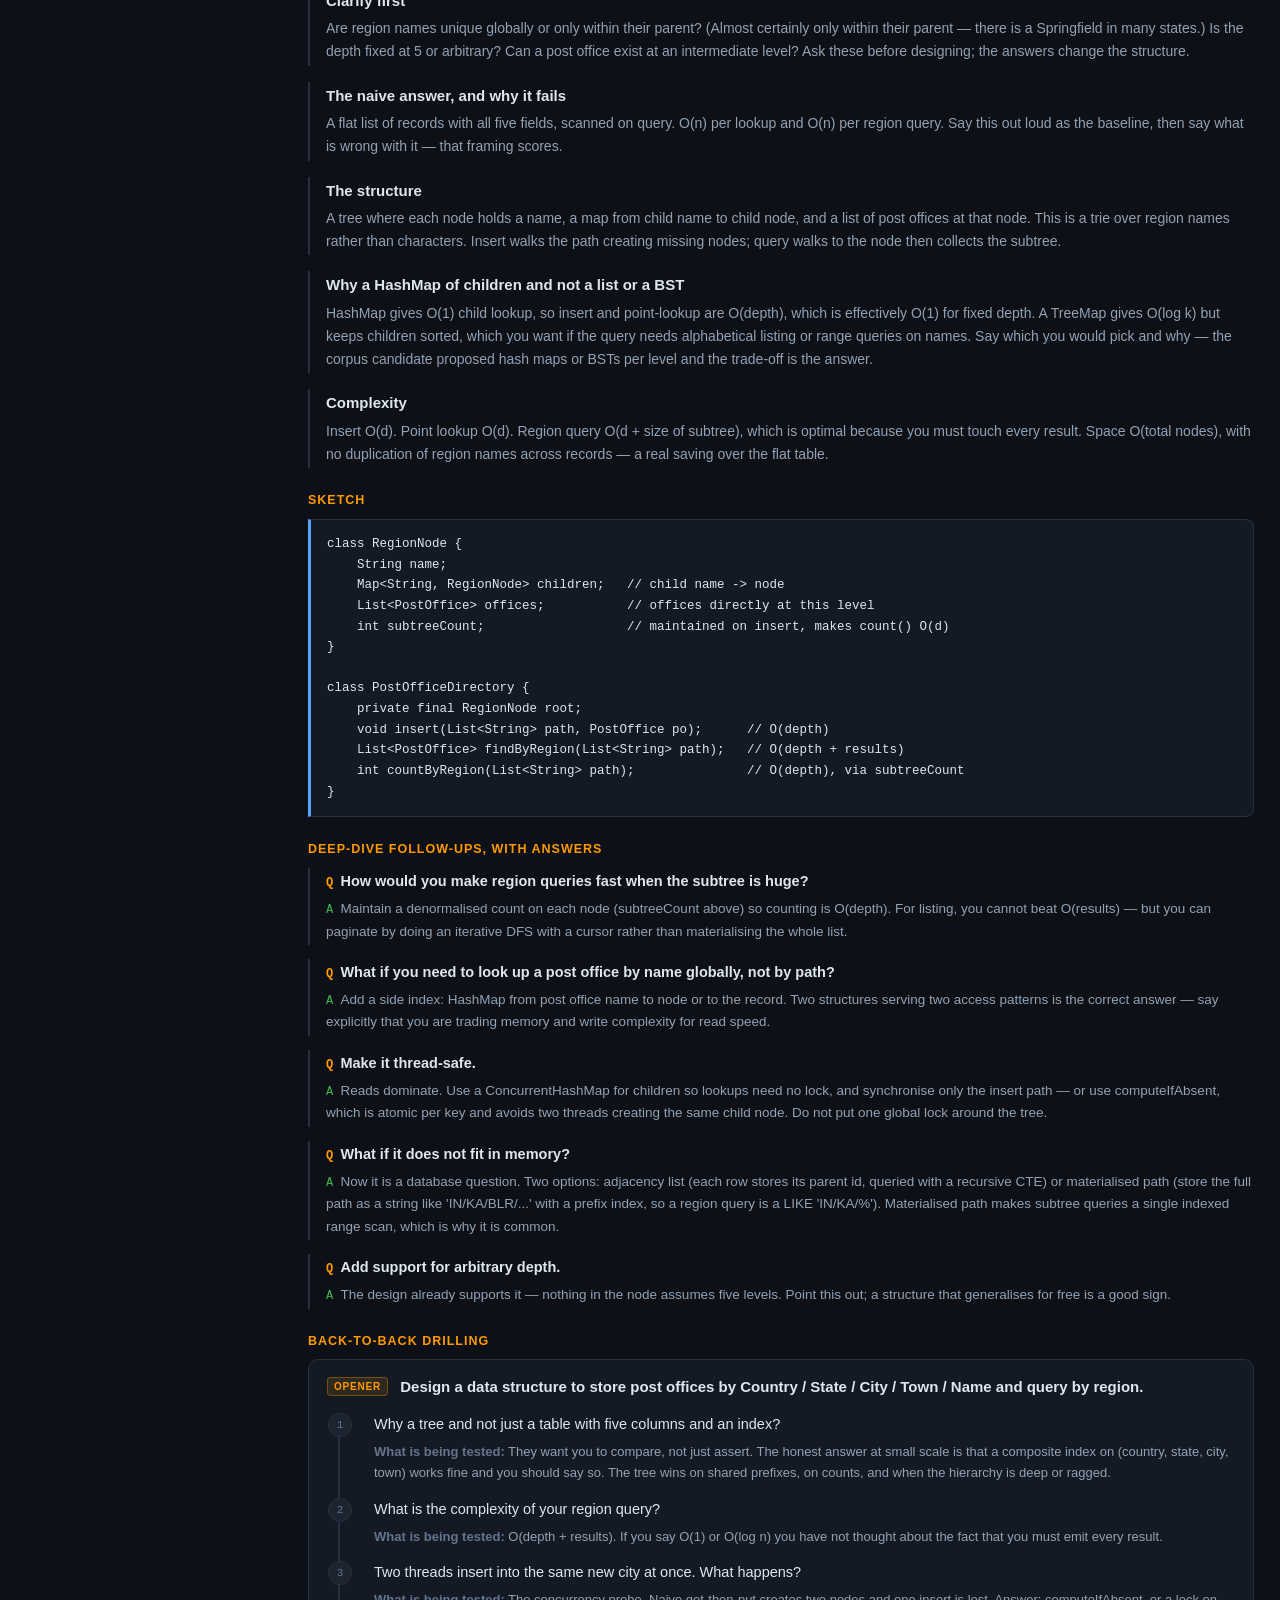
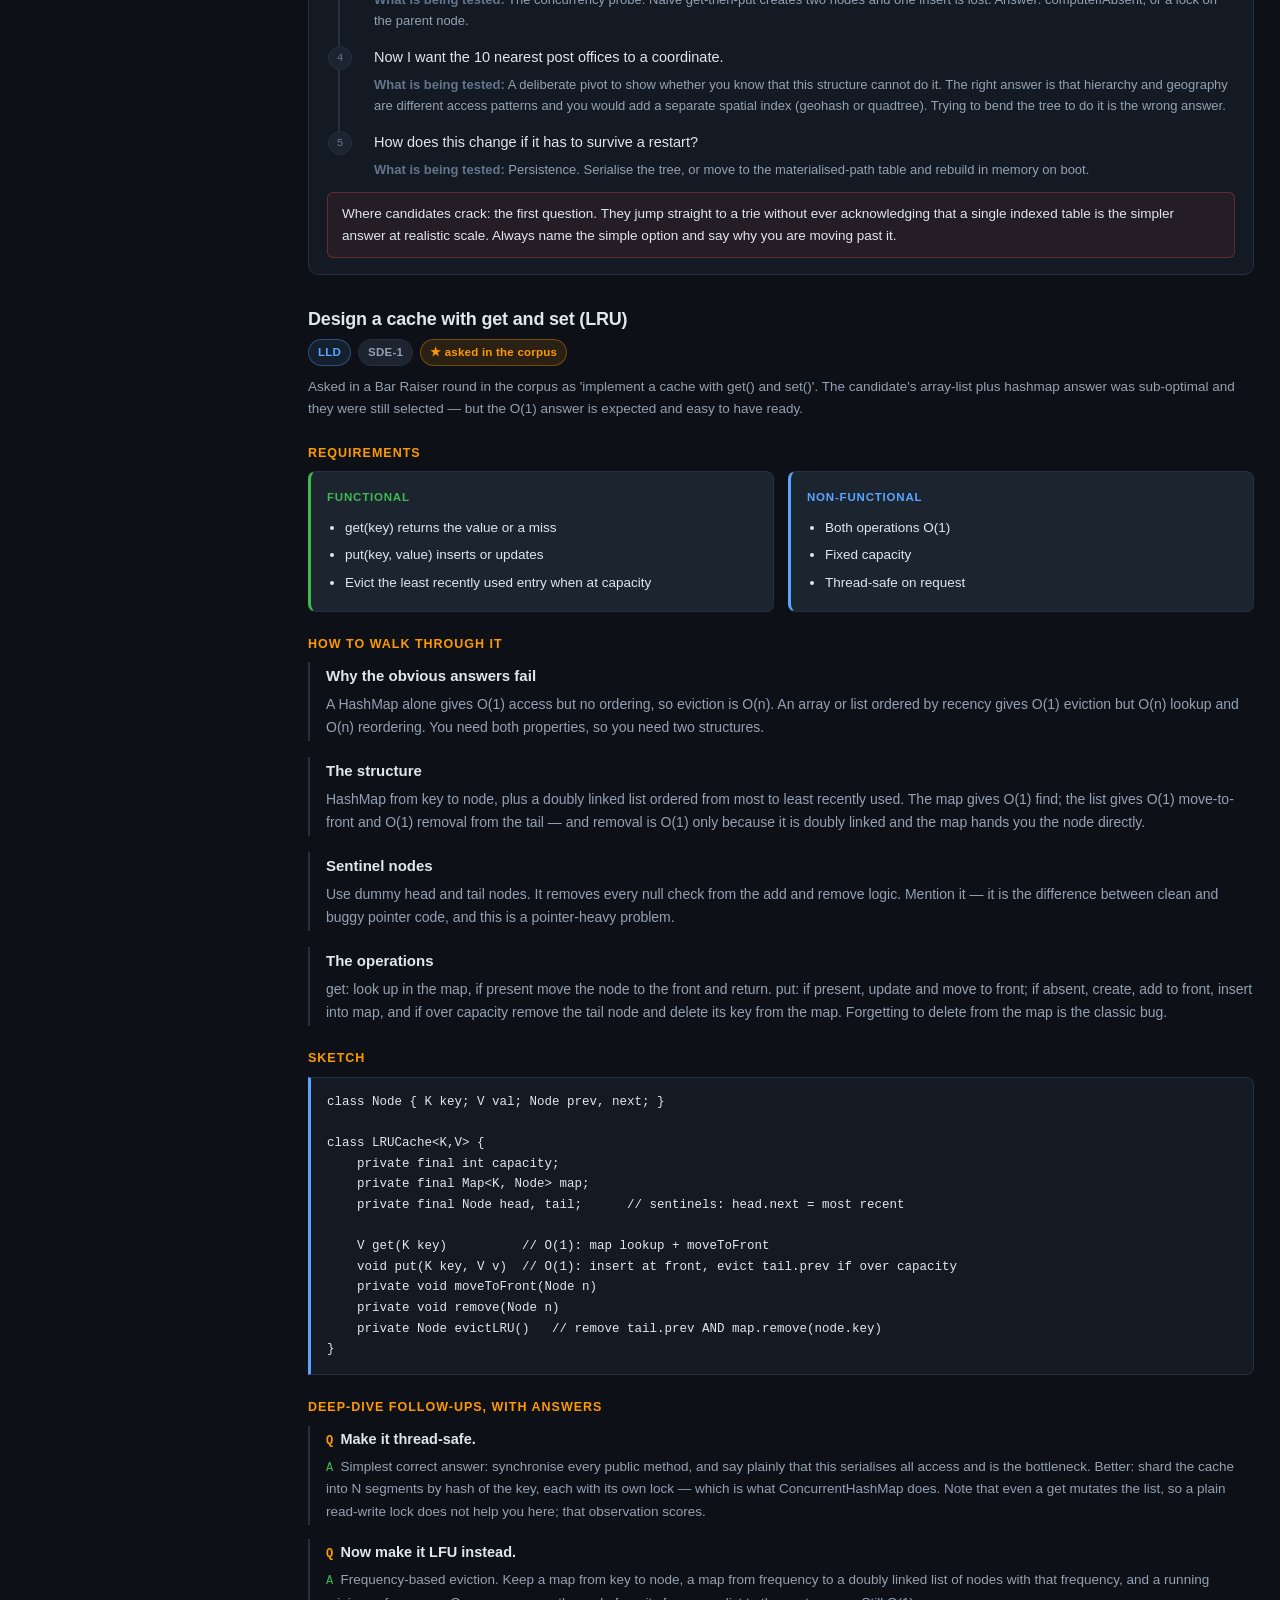
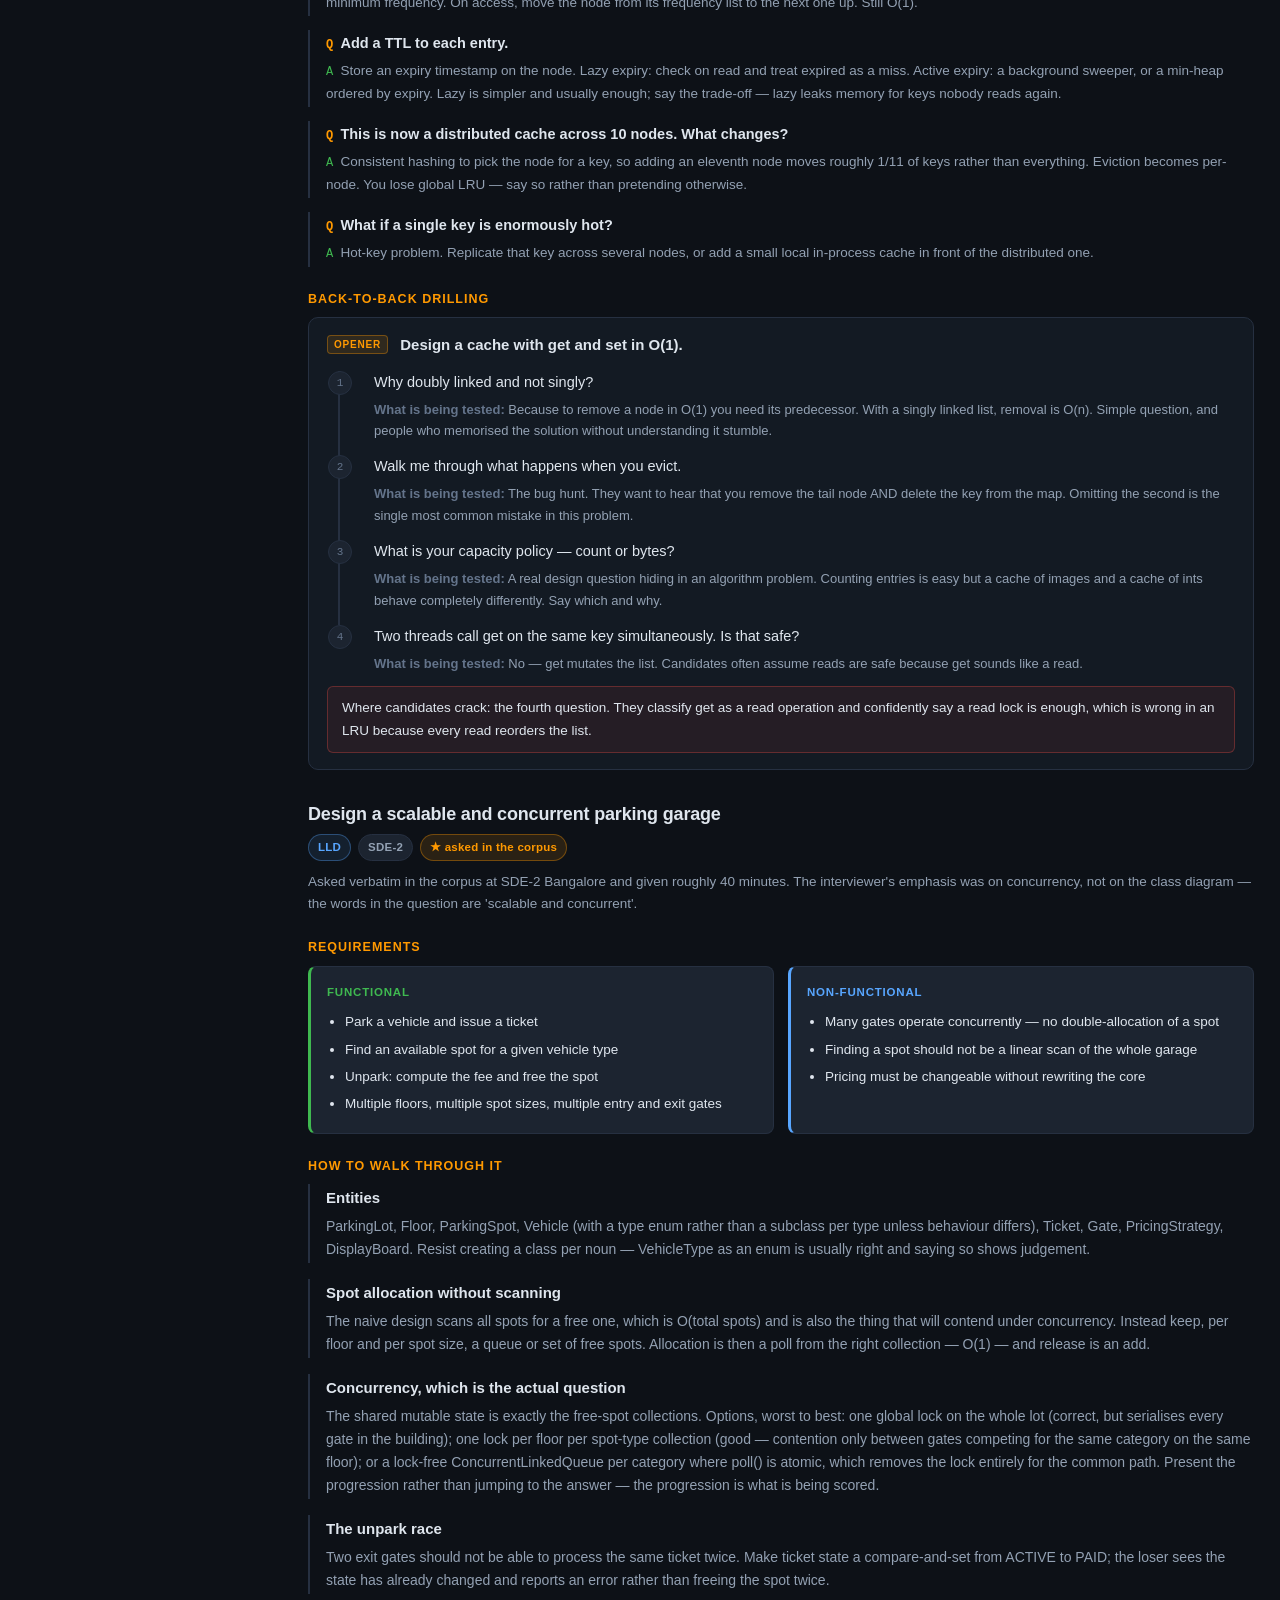
<file: sd.html>
<!DOCTYPE html>
<html lang="en">
<head>
<meta charset="utf-8">
<meta name="viewport" content="width=device-width, initial-scale=1">
<title>System Design & LLD — Amazon Prep</title>
<link rel="stylesheet" href="assets/style.css">
</head>
<body>

<nav class="topbar">
  <span class="brand"><span class="dot"></span> Amazon Prep</span>
  <span class="navlinks">
    <a href="index.html">Overview</a>
    <a href="experiences.html">Experiences</a>
    <a href="questions.html">Question bank</a>
    <a href="lp.html">LP round</a>
    <a href="dsa.html">DSA sheet</a>
    <a href="sd.html">System design</a>
    <a href="os.html">OS</a>
    <a href="cn.html">CN</a>
    <a href="dbms.html">DBMS</a>
  </span>
</nav>

<main class="wrap wrap-wide">

  <div class="page-head">
    <h1>System design &amp; low-level design</h1>
    <p>Nine worked designs, five of them taken directly from the interview experiences on this site. Each has requirements, a walkthrough, a code or schema sketch, the deep-dive follow-ups <em>with answers</em>, and a drilling chain showing where candidates break. Before that: how much of this actually applies at your level, the 45-minute framework, the numbers, the building blocks and LLD.</p>
  </div>

  <div class="card" style="border-left:3px solid var(--accent)">
    <h2 style="font-size:17px;margin-top:0">Read this first if you are SDE-1</h2>
    <p>No SDE-1 loop in the corpus had a standalone system design round. Design still appeared — but <b>inside coding rounds</b>, in three forms:</p>
    <ul>
      <li>A <b>20–25 minute "design a data structure that supports X"</b> question in the middle of a technical round — the post-office hierarchy problem, which is the first worked design below.</li>
      <li><b>"Implement a cache with get() and set()"</b> in a Bar Raiser round.</li>
      <li>A round where the interviewer announced two DSA questions and then spent <b>40 of 60 minutes on the candidate's own project</b> — architecture, data storage choices, verification logic, edge cases, scalability, failure scenarios. That is a design interview under a different name, and it is the one you are most likely to face.</li>
    </ul>
    <p style="margin-bottom:0">So: do the two SDE-1 designs, read the framework and the LLD section, and then <b>rehearse your own project as a design walkthrough</b> using the 45-minute structure. The large HLD designs are worth reading if you have time, and are what you would face at SDE-2.</p>
  </div>

  <div class="controls">
    <input type="search" id="sd-search" placeholder="Search this page — try 'idempotency', 'hot partition', 'consistent hashing', 'strategy'…">
    <select id="sd-level">
      <option value="all">All designs</option>
      <option value="SDE-1">SDE-1 level only</option>
      <option value="SDE-2">SDE-2 level only</option>
    </select>
    <button class="btn" id="sd-corpus">★ Asked in the corpus only</button>
    <span class="spacer" style="flex:1"></span>
    <span style="font-size:13px;color:var(--text-dim)">9 designs · 46 deep-dives · 46 drill follow-ups</span>
  </div>

  <div class="layout">
    <aside class="sidebar" id="sd-nav"></aside>
    <div id="sd-root"></div>
  </div>

</main>

<script src="data/sd.js"></script>
<script src="assets/app.js"></script>
</body>
</html>
</file>
<file: assets/style.css>
/* Amazon Prep — shared styles */

:root {
  --bg: #0d1117;
  --bg-soft: #131a23;
  --panel: #161d27;
  --panel-2: #1c2430;
  --line: #263041;
  --line-soft: #1e2733;
  --text: #dfe6ee;
  --text-dim: #93a1b3;
  --text-faint: #64748b;
  --accent: #ff9900;          /* Amazon orange */
  --accent-soft: rgba(255, 153, 0, 0.12);
  --accent-line: rgba(255, 153, 0, 0.35);
  --blue: #58a6ff;
  --green: #3fb950;
  --red: #f85149;
  --purple: #bc8cff;
  --radius: 10px;
  --mono: "JetBrains Mono", "Fira Code", "SF Mono", Menlo, Consolas, monospace;
  --sans: -apple-system, BlinkMacSystemFont, "Segoe UI", Inter, Roboto, "Helvetica Neue", Arial, sans-serif;
}

* { box-sizing: border-box; }

html { scroll-behavior: smooth; }

body {
  margin: 0;
  background: var(--bg);
  color: var(--text);
  font-family: var(--sans);
  font-size: 15px;
  line-height: 1.65;
  -webkit-font-smoothing: antialiased;
}

a { color: var(--blue); text-decoration: none; }
a:hover { text-decoration: underline; }

code, kbd { font-family: var(--mono); font-size: 0.88em; }

/* ---------- top bar ---------- */
.topbar {
  position: sticky;
  top: 0;
  z-index: 50;
  display: flex;
  align-items: center;
  gap: 22px;
  padding: 12px 26px;
  background: rgba(13, 17, 23, 0.9);
  backdrop-filter: blur(12px);
  border-bottom: 1px solid var(--line);
}
.brand {
  font-weight: 700;
  letter-spacing: -0.01em;
  color: var(--text);
  display: flex;
  align-items: center;
  gap: 9px;
  white-space: nowrap;
}
.brand .dot {
  width: 9px; height: 9px; border-radius: 50%;
  background: var(--accent);
  box-shadow: 0 0 12px var(--accent);
}
.navlinks { display: flex; gap: 4px; flex-wrap: wrap; }
.navlinks a {
  color: var(--text-dim);
  padding: 5px 12px;
  border-radius: 7px;
  font-size: 14px;
  font-weight: 500;
}
.navlinks a:hover { background: var(--panel-2); color: var(--text); text-decoration: none; }
.navlinks a.active { background: var(--accent-soft); color: var(--accent); }
.topbar .spacer { flex: 1; }
.countdown {
  font-family: var(--mono);
  font-size: 12.5px;
  color: var(--accent);
  background: var(--accent-soft);
  border: 1px solid var(--accent-line);
  padding: 4px 11px;
  border-radius: 999px;
  white-space: nowrap;
}

/* ---------- layout ---------- */
.wrap { max-width: 1180px; margin: 0 auto; padding: 30px 26px 90px; }
.wrap-wide { max-width: 1400px; }

.page-head { margin-bottom: 26px; }
.page-head h1 {
  font-size: 30px;
  margin: 0 0 8px;
  letter-spacing: -0.02em;
}
.page-head p { color: var(--text-dim); margin: 0; max-width: 78ch; }

.layout { display: grid; grid-template-columns: 250px 1fr; gap: 32px; align-items: start; }
@media (max-width: 900px) { .layout { grid-template-columns: 1fr; } .sidebar { position: static !important; } }

.sidebar {
  position: sticky;
  top: 74px;
  max-height: calc(100vh - 100px);
  overflow-y: auto;
  padding-right: 6px;
}
.sidebar h3 {
  font-size: 11px;
  text-transform: uppercase;
  letter-spacing: 0.09em;
  color: var(--text-faint);
  margin: 18px 0 8px;
}
.sidebar h3:first-child { margin-top: 0; }
.sidebar a {
  display: block;
  padding: 6px 10px;
  border-radius: 6px;
  color: var(--text-dim);
  font-size: 13.5px;
  border-left: 2px solid transparent;
}
.sidebar a:hover { background: var(--panel); color: var(--text); text-decoration: none; }
.sidebar a.active { border-left-color: var(--accent); color: var(--accent); background: var(--accent-soft); }

/* ---------- cards ---------- */
.card {
  background: var(--panel);
  border: 1px solid var(--line);
  border-radius: var(--radius);
  padding: 22px 24px;
  margin-bottom: 22px;
}
.card > h2 { margin-top: 0; }

.exp {
  background: var(--panel);
  border: 1px solid var(--line);
  border-radius: var(--radius);
  margin-bottom: 26px;
  overflow: hidden;
  scroll-margin-top: 82px;
}
.exp-head {
  padding: 18px 24px;
  border-bottom: 1px solid var(--line-soft);
  background: linear-gradient(180deg, var(--panel-2), var(--panel));
}
.exp-head h2 {
  margin: 0 0 10px;
  font-size: 19px;
  letter-spacing: -0.01em;
}
.exp-body { padding: 6px 24px 22px; }
.exp-body h4 {
  margin: 22px 0 8px;
  font-size: 14px;
  color: var(--accent);
  letter-spacing: 0.01em;
  border-bottom: 1px dashed var(--line);
  padding-bottom: 6px;
}
.exp-body p { margin: 0 0 10px; }
.exp-body ul { margin: 0 0 12px; padding-left: 20px; }
.exp-body li { margin-bottom: 5px; }
.exp-body li::marker { color: var(--text-faint); }

blockquote {
  margin: 12px 0;
  padding: 8px 16px;
  border-left: 3px solid var(--accent-line);
  background: var(--accent-soft);
  border-radius: 0 6px 6px 0;
  color: var(--text);
  font-style: italic;
}

/* ---------- pills / badges ---------- */
.pills { display: flex; flex-wrap: wrap; gap: 7px; align-items: center; }
.pill {
  display: inline-flex;
  align-items: center;
  gap: 5px;
  font-size: 11.5px;
  font-weight: 600;
  letter-spacing: 0.02em;
  padding: 3px 9px;
  border-radius: 999px;
  background: var(--panel-2);
  border: 1px solid var(--line);
  color: var(--text-dim);
  white-space: nowrap;
}
.pill.orange { color: var(--accent); border-color: var(--accent-line); background: var(--accent-soft); }
.pill.green  { color: var(--green); border-color: rgba(63,185,80,.35); background: rgba(63,185,80,.10); }
.pill.red    { color: var(--red);   border-color: rgba(248,81,73,.35);  background: rgba(248,81,73,.10); }
.pill.blue   { color: var(--blue);  border-color: rgba(88,166,255,.35); background: rgba(88,166,255,.10); }
.pill.purple { color: var(--purple);border-color: rgba(188,140,255,.35);background: rgba(188,140,255,.10); }

.src {
  display: inline-flex;
  align-items: center;
  gap: 6px;
  font-size: 12.5px;
  color: var(--blue);
  margin-top: 4px;
}

.stale {
  font-size: 12px;
  color: var(--text-faint);
  background: var(--bg-soft);
  border: 1px dashed var(--line);
  border-radius: 6px;
  padding: 7px 12px;
  margin: 0 0 14px;
}

/* ---------- controls ---------- */
.controls {
  display: flex;
  flex-wrap: wrap;
  gap: 10px;
  align-items: center;
  margin-bottom: 20px;
  padding: 14px 16px;
  background: var(--panel);
  border: 1px solid var(--line);
  border-radius: var(--radius);
  position: sticky;
  top: 60px;
  z-index: 30;
}
input[type="search"], select {
  background: var(--bg-soft);
  border: 1px solid var(--line);
  color: var(--text);
  padding: 8px 12px;
  border-radius: 7px;
  font-family: var(--sans);
  font-size: 14px;
  outline: none;
}
input[type="search"] { flex: 1; min-width: 200px; }
input[type="search"]:focus, select:focus { border-color: var(--accent-line); }
.btn {
  background: var(--panel-2);
  border: 1px solid var(--line);
  color: var(--text-dim);
  padding: 7px 13px;
  border-radius: 7px;
  font-size: 13.5px;
  font-weight: 500;
  cursor: pointer;
  font-family: var(--sans);
}
.btn:hover { color: var(--text); border-color: var(--accent-line); }
.btn.on { background: var(--accent-soft); color: var(--accent); border-color: var(--accent-line); }

.progress-wrap { display: flex; align-items: center; gap: 10px; font-size: 13px; color: var(--text-dim); }
.bar { width: 120px; height: 6px; background: var(--line); border-radius: 999px; overflow: hidden; }
.bar > i { display: block; height: 100%; background: var(--accent); width: 0%; transition: width .25s; }

/* ---------- question table ---------- */
.qgroup { margin-bottom: 30px; scroll-margin-top: 130px; }
.qgroup > h2 {
  font-size: 18px;
  margin: 0 0 4px;
  display: flex;
  align-items: center;
  gap: 10px;
  letter-spacing: -0.01em;
}
.qgroup > .sub { color: var(--text-dim); font-size: 13.5px; margin: 0 0 12px; }

.qtable { width: 100%; border-collapse: collapse; background: var(--panel); border: 1px solid var(--line); border-radius: var(--radius); overflow: hidden; }
.qtable th {
  text-align: left;
  font-size: 11px;
  text-transform: uppercase;
  letter-spacing: 0.08em;
  color: var(--text-faint);
  font-weight: 600;
  padding: 10px 14px;
  background: var(--panel-2);
  border-bottom: 1px solid var(--line);
}
.qtable td { padding: 11px 14px; border-bottom: 1px solid var(--line-soft); vertical-align: top; font-size: 14px; }
.qtable tr:last-child td { border-bottom: none; }
.qtable tr:hover td { background: var(--bg-soft); }
.qtable tr.done td { opacity: .45; }
.qtable tr.done .qname { text-decoration: line-through; }
.qname { font-weight: 500; }
.qnote { display: block; color: var(--text-faint); font-size: 12.5px; margin-top: 3px; }
.col-chk { width: 34px; }
.col-topic { width: 150px; }
.col-diff { width: 78px; }
.col-src { width: 215px; }
.col-link { width: 108px; }
.col-src a, .col-link a { white-space: nowrap; font-size: 13px; }
input[type="checkbox"] { width: 15px; height: 15px; accent-color: var(--accent); cursor: pointer; }

.lp {
  border-left: 3px solid var(--purple);
  background: var(--panel);
  border-radius: 0 8px 8px 0;
  padding: 12px 16px;
  margin-bottom: 10px;
}
.lp b { color: var(--purple); font-size: 13px; letter-spacing: .01em; }
.lp ul { margin: 6px 0 0; padding-left: 18px; }
.lp li { font-size: 14px; margin-bottom: 4px; }

.hidden { display: none !important; }
.empty { color: var(--text-faint); padding: 30px; text-align: center; font-style: italic; }

hr.sep { border: none; border-top: 1px solid var(--line); margin: 34px 0; }

.tiles { display: grid; grid-template-columns: repeat(auto-fit, minmax(250px, 1fr)); gap: 16px; }
.tile {
  display: block;
  background: var(--panel);
  border: 1px solid var(--line);
  border-radius: var(--radius);
  padding: 20px 22px;
  color: var(--text);
  transition: border-color .15s, transform .15s;
}
.tile:hover { border-color: var(--accent-line); text-decoration: none; transform: translateY(-2px); }
.tile h3 { margin: 0 0 6px; font-size: 17px; }
.tile p { margin: 0; color: var(--text-dim); font-size: 13.5px; }
.tile .kicker { font-size: 11px; text-transform: uppercase; letter-spacing: .1em; color: var(--accent); margin-bottom: 8px; }

.kv { display: grid; grid-template-columns: 170px 1fr; gap: 6px 16px; font-size: 14px; }
.kv dt { color: var(--text-faint); }
.kv dd { margin: 0; }

/* ---------- DSA sheet ---------- */
.topic.dim { opacity: .3; }

details.learn {
  background: var(--bg-soft);
  border: 1px solid var(--line);
  border-left: 3px solid var(--blue);
  border-radius: 0 8px 8px 0;
  padding: 12px 16px;
  margin-bottom: 18px;
}
details.learn summary {
  cursor: pointer;
  font-size: 12.5px;
  font-weight: 600;
  text-transform: uppercase;
  letter-spacing: .07em;
  color: var(--blue);
  list-style: none;
  outline: none;
}
details.learn summary::-webkit-details-marker { display: none; }
details.learn summary::before { content: "▾"; display: inline-block; margin-right: 7px; }
details.learn:not([open]) summary::before { content: "▸"; }
details.learn ul { margin: 10px 0 0; padding-left: 20px; }
details.learn li { font-size: 13.5px; margin-bottom: 6px; color: var(--text); }
details.learn li::marker { color: var(--blue); }

.tier { margin-bottom: 16px; }
.tier > h3 {
  font-size: 12px;
  text-transform: uppercase;
  letter-spacing: .09em;
  color: var(--text-faint);
  margin: 0 0 4px;
}
.tier-note { margin: 0 0 8px; font-size: 13px; color: var(--text-dim); font-style: italic; }
.tier .qtable td:first-child { padding-left: 14px; }
.tier .qname + .pill { margin-left: 8px; vertical-align: 1px; }

/* ---------- syllabus pages ---------- */
.mod {
  background: var(--panel);
  border: 1px solid var(--line);
  border-radius: var(--radius);
  margin-bottom: 24px;
  overflow: hidden;
  scroll-margin-top: 130px;
}
.mod-head {
  padding: 18px 24px 14px;
  background: linear-gradient(180deg, var(--panel-2), var(--panel));
  border-bottom: 1px solid var(--line-soft);
}
.mod-head h2 {
  margin: 0 0 10px;
  font-size: 19px;
  letter-spacing: -0.01em;
  display: flex;
  align-items: center;
  gap: 12px;
}
.mod-num {
  flex: none;
  width: 30px; height: 30px;
  display: grid; place-items: center;
  border-radius: 8px;
  background: var(--accent-soft);
  border: 1px solid var(--accent-line);
  color: var(--accent);
  font-size: 14px;
  font-family: var(--mono);
}
.mod-head .sub { margin: 10px 0 0; color: var(--text-dim); font-size: 13.5px; }
.mod-body { padding: 16px 24px 20px; }

.topic-item {
  border-left: 2px solid var(--line);
  padding: 2px 0 10px 14px;
  margin-bottom: 14px;
}
.topic-item:hover { border-left-color: var(--accent-line); }
.topic-item.done { opacity: .42; }
.topic-item.done .topic-head span { text-decoration: line-through; }
.topic-head {
  display: flex;
  align-items: center;
  gap: 10px;
  cursor: pointer;
  font-weight: 600;
  font-size: 15px;
  color: var(--text);
  margin-bottom: 4px;
}
.topic-item ul { margin: 4px 0 0; padding-left: 30px; }
.topic-item li { font-size: 13.5px; color: var(--text-dim); margin-bottom: 5px; }
.topic-item li::marker { color: var(--text-faint); }

.asked {
  margin-top: 18px;
  background: var(--accent-soft);
  border: 1px solid var(--accent-line);
  border-radius: 8px;
  padding: 12px 16px;
}
.asked > b {
  font-size: 11px;
  text-transform: uppercase;
  letter-spacing: .09em;
  color: var(--accent);
}
.asked ul { margin: 8px 0 0; padding-left: 20px; }
.asked li { font-size: 13.5px; margin-bottom: 5px; }
.asked li::marker { color: var(--accent); }

.evidence {
  display: block;
  margin-top: 12px;
  padding: 10px 14px;
  background: var(--bg-soft);
  border-left: 3px solid var(--line);
  border-radius: 0 6px 6px 0;
  font-size: 13px;
  color: var(--text-dim);
}

::-webkit-scrollbar { width: 10px; height: 10px; }
::-webkit-scrollbar-track { background: var(--bg); }
::-webkit-scrollbar-thumb { background: var(--line); border-radius: 5px; border: 2px solid var(--bg); }
::-webkit-scrollbar-thumb:hover { background: #33405480; }

.lock {
  display: inline-block;
  margin-left: 6px;
  font-size: 9.5px;
  font-weight: 700;
  letter-spacing: .05em;
  text-transform: uppercase;
  color: var(--text-faint);
  border: 1px solid var(--line);
  border-radius: 4px;
  padding: 1px 4px;
  vertical-align: 1px;
}

/* ================= Leadership Principles page ================= */
.mech {
  border-left: 2px solid var(--line);
  padding: 2px 0 2px 16px;
  margin-bottom: 16px;
}
.mech:hover { border-left-color: var(--accent-line); }
.mech > b { display: block; font-size: 15px; margin-bottom: 4px; }
.mech > p { margin: 0; color: var(--text-dim); font-size: 14px; }

.sub-h {
  font-size: 12px;
  text-transform: uppercase;
  letter-spacing: .09em;
  color: var(--text-faint);
  margin: 28px 0 10px;
  padding-top: 16px;
  border-top: 1px solid var(--line);
}

/* STAR */
.star-grid { display: grid; grid-template-columns: repeat(auto-fit, minmax(230px, 1fr)); gap: 14px; }
.star-cell {
  background: var(--panel);
  border: 1px solid var(--line);
  border-top: 2px solid var(--accent);
  border-radius: 8px;
  padding: 14px 16px;
}
.star-k { font-weight: 700; font-size: 14px; margin-bottom: 6px; display: flex; align-items: center; gap: 8px; }
.star-cell p { margin: 0; font-size: 13.5px; color: var(--text-dim); }

.prompt-line { background: var(--bg-soft); border: 1px solid var(--line); border-radius: 8px; padding: 10px 14px; font-size: 14px; }
.compare { display: grid; grid-template-columns: 1fr 1fr; gap: 16px; }
@media (max-width: 1000px) { .compare { grid-template-columns: 1fr; } }
.cmp { border-radius: 8px; padding: 16px 18px; border: 1px solid var(--line); background: var(--panel); }
.cmp.bad { border-top: 3px solid var(--red); }
.cmp.good { border-top: 3px solid var(--green); }
.cmp-h { font-size: 12px; text-transform: uppercase; letter-spacing: .08em; font-weight: 700; margin-bottom: 12px; }
.cmp.bad .cmp-h { color: var(--red); }
.cmp.good .cmp-h { color: var(--green); }
.cmp > b { display: block; margin: 14px 0 6px; font-size: 12.5px; text-transform: uppercase; letter-spacing: .06em; color: var(--text-faint); }
.cmp ul { margin: 0; padding-left: 18px; }
.cmp li { font-size: 13px; color: var(--text-dim); margin-bottom: 5px; }

.quote {
  background: var(--bg-soft);
  border-left: 2px solid var(--line);
  border-radius: 0 6px 6px 0;
  padding: 10px 14px;
  margin: 0 0 8px;
  font-size: 14px;
  line-height: 1.7;
}
.quote.example { border-left-color: var(--accent-line); }

ol.rules { padding-left: 22px; margin: 0; }
ol.rules li { margin-bottom: 9px; font-size: 14px; }
ol.rules li::marker { color: var(--accent); font-weight: 700; }

/* principle blocks */
.lp-p .mod-num { display: inline-grid; vertical-align: -6px; margin-right: 4px; }
blockquote.official { font-style: normal; font-size: 14px; }
.lp-h {
  font-size: 12.5px;
  text-transform: uppercase;
  letter-spacing: .08em;
  color: var(--accent);
  margin: 22px 0 8px;
}
.sig-grid { display: grid; grid-template-columns: 1fr 1fr; gap: 14px; margin-bottom: 4px; }
@media (max-width: 900px) { .sig-grid { grid-template-columns: 1fr; } }
.sig { border-radius: 8px; padding: 12px 16px; border: 1px solid var(--line); background: var(--panel-2); }
.sig.good { border-left: 3px solid var(--green); }
.sig.bad { border-left: 3px solid var(--red); }
.sig > b { font-size: 11.5px; text-transform: uppercase; letter-spacing: .07em; }
.sig.good > b { color: var(--green); }
.sig.bad > b { color: var(--red); }
.sig ul { margin: 8px 0 0; padding-left: 18px; }
.sig li { font-size: 13.5px; margin-bottom: 5px; }

.fresher {
  background: rgba(88,166,255,.08);
  border: 1px solid rgba(88,166,255,.3);
  border-radius: 8px;
  padding: 12px 16px;
  margin: 16px 0;
}
.fresher > b { color: var(--blue); font-size: 11.5px; text-transform: uppercase; letter-spacing: .07em; }
.fresher > p { margin: 6px 0 0; font-size: 14px; }

ul.qlist { margin: 0; padding-left: 20px; }
ul.qlist li { font-size: 14px; margin-bottom: 6px; }
ul.qlist li::marker { color: var(--text-faint); }
ul.traps { margin: 0; padding-left: 20px; }
ul.traps li { font-size: 13.5px; color: var(--text-dim); margin-bottom: 6px; }
ul.traps li::marker { color: var(--red); }

/* drill chains */
.drill {
  background: var(--bg-soft);
  border: 1px solid var(--line);
  border-radius: 10px;
  padding: 16px 18px;
  margin-bottom: 16px;
}
.drill-open { font-size: 15px; font-weight: 600; margin-bottom: 14px; line-height: 1.5; }
.tagq {
  display: inline-block;
  font-size: 10px;
  text-transform: uppercase;
  letter-spacing: .08em;
  font-weight: 700;
  color: var(--accent);
  background: var(--accent-soft);
  border: 1px solid var(--accent-line);
  border-radius: 4px;
  padding: 1px 6px;
  margin-right: 8px;
  vertical-align: 2px;
}
ol.chain { margin: 0; padding-left: 0; list-style: none; counter-reset: step; }
ol.chain > li {
  counter-increment: step;
  position: relative;
  padding: 0 0 14px 34px;
  border-left: 2px solid var(--line);
  margin-left: 11px;
}
ol.chain > li:last-child { border-left-color: transparent; padding-bottom: 0; }
ol.chain > li::before {
  content: counter(step);
  position: absolute;
  left: -12px; top: 0;
  width: 22px; height: 22px;
  display: grid; place-items: center;
  border-radius: 50%;
  background: var(--panel-2);
  border: 1px solid var(--line);
  color: var(--text-faint);
  font-size: 11px;
  font-family: var(--mono);
}
.chain-q { font-size: 14.5px; font-weight: 500; margin-bottom: 4px; }
.chain-why { font-size: 13px; color: var(--text-dim); }
.chain-why b { color: var(--text-faint); font-weight: 600; }
.crack {
  margin-top: 12px;
  background: rgba(248,81,73,.08);
  border: 1px solid rgba(248,81,73,.3);
  border-radius: 6px;
  padding: 10px 14px;
  font-size: 13.5px;
}

/* universal + flags */
.ugrid { display: grid; grid-template-columns: repeat(auto-fit, minmax(280px, 1fr)); gap: 14px; }
.ucell { background: var(--panel); border: 1px solid var(--line); border-radius: 8px; padding: 14px 16px; }
.ucell > b { font-size: 11.5px; text-transform: uppercase; letter-spacing: .07em; color: var(--accent); }
.ucell ul { margin: 8px 0 0; padding-left: 18px; }
.ucell li { font-size: 13.5px; margin-bottom: 5px; }

.flag { border-left: 3px solid var(--red); background: var(--panel); border-radius: 0 8px 8px 0; padding: 10px 16px; margin-bottom: 10px; }
.flag > b { display: block; font-size: 14.5px; margin-bottom: 3px; }
.flag > p { margin: 0; font-size: 13.5px; color: var(--text-dim); }

/* story matrix tool */
.coverage { margin-bottom: 16px; }
.cov-row { display: flex; flex-wrap: wrap; gap: 5px; margin-bottom: 8px; }
.cov {
  width: 28px; height: 28px;
  display: grid; place-items: center;
  border-radius: 6px;
  font-size: 12px;
  font-family: var(--mono);
  border: 1px solid var(--line);
  cursor: default;
}
.cov.zero { background: rgba(248,81,73,.12); border-color: rgba(248,81,73,.4); color: var(--red); }
.cov.one  { background: var(--accent-soft); border-color: var(--accent-line); color: var(--accent); }
.cov.many { background: rgba(63,185,80,.12); border-color: rgba(63,185,80,.4); color: var(--green); }
.cov-note { font-size: 13.5px; margin: 0; }
.cov-note.warn { color: var(--text-dim); }
.cov-note.ok { color: var(--green); }

.story { background: var(--panel); border: 1px solid var(--line); border-radius: 8px; padding: 12px 14px; margin-bottom: 10px; }
.story-top { display: flex; align-items: center; gap: 10px; margin-bottom: 10px; }
.story-n {
  flex: none; width: 24px; height: 24px;
  display: grid; place-items: center;
  border-radius: 6px; background: var(--panel-2); border: 1px solid var(--line);
  font-size: 11px; font-family: var(--mono); color: var(--text-faint);
}
.story-title {
  flex: 1;
  background: var(--bg-soft);
  border: 1px solid var(--line);
  color: var(--text);
  padding: 7px 11px;
  border-radius: 6px;
  font-family: var(--sans);
  font-size: 14px;
  outline: none;
}
.story-title:focus { border-color: var(--accent-line); }
.story-lps { display: flex; flex-wrap: wrap; gap: 5px; }
.lpchip {
  font-size: 11px;
  padding: 3px 8px;
  border-radius: 999px;
  border: 1px solid var(--line);
  background: var(--bg-soft);
  color: var(--text-faint);
  cursor: pointer;
  font-family: var(--sans);
  white-space: nowrap;
}
.lpchip:hover { color: var(--text); border-color: var(--accent-line); }
.lpchip.on { background: var(--accent-soft); border-color: var(--accent-line); color: var(--accent); font-weight: 600; }

/* ================= System Design page ================= */
.lvl { border-left: 3px solid var(--line); padding: 4px 0 8px 16px; margin-bottom: 16px; }
.lvl-h { display: flex; flex-wrap: wrap; gap: 10px; align-items: baseline; margin-bottom: 5px; }
.lvl-h > b { font-size: 15px; }
.lvl-v { font-size: 13.5px; color: var(--accent); }
.lvl > p { margin: 0 0 6px; font-size: 14px; color: var(--text-dim); }
.lvl-f { font-size: 13.5px; color: var(--text) !important; }
.lvl-f b { color: var(--text-faint); }

.clock { display: grid; grid-template-columns: 96px 1fr; gap: 16px; margin-bottom: 14px; align-items: start; }
@media (max-width: 700px) { .clock { grid-template-columns: 1fr; gap: 4px; } }
.clock-t {
  font-family: var(--mono); font-size: 12px; color: var(--accent);
  background: var(--accent-soft); border: 1px solid var(--accent-line);
  border-radius: 6px; padding: 4px 8px; text-align: center; white-space: nowrap;
}
.clock-b > b { display: block; font-size: 15px; margin-bottom: 3px; }
.clock-b > p { margin: 0; font-size: 14px; color: var(--text-dim); }

.numgrid { display: grid; grid-template-columns: 1fr 1fr; gap: 16px; }
@media (max-width: 900px) { .numgrid { grid-template-columns: 1fr; } }
.numcell { background: var(--panel); border: 1px solid var(--line); border-radius: 8px; padding: 14px 16px; }
.numcell > b { font-size: 11.5px; text-transform: uppercase; letter-spacing: .07em; color: var(--accent); }
.ntable { width: 100%; border-collapse: collapse; margin-top: 8px; }
.ntable td { padding: 4px 0; font-size: 13.5px; border-bottom: 1px solid var(--line-soft); }
.ntable tr:last-child td { border-bottom: none; }
.ntable .nv { text-align: right; font-family: var(--mono); font-size: 12.5px; color: var(--accent); white-space: nowrap; }

.block { background: var(--panel); border: 1px solid var(--line); border-radius: 8px; padding: 14px 18px; margin-bottom: 12px; }
.block-h { font-size: 15.5px; font-weight: 700; margin-bottom: 4px; }
.block-w { margin: 0 0 10px; font-size: 14px; color: var(--text-dim); }
.block-uc { display: grid; grid-template-columns: 1fr 1fr; gap: 12px; margin-bottom: 10px; font-size: 13.5px; }
@media (max-width: 900px) { .block-uc { grid-template-columns: 1fr; } }
.lab {
  display: block; font-size: 10px; text-transform: uppercase; letter-spacing: .08em;
  font-weight: 700; margin-bottom: 2px;
}
.lab.use { color: var(--green); }
.lab.cost { color: var(--red); }
.block-d { margin: 0; padding-left: 18px; border-top: 1px solid var(--line-soft); padding-top: 10px; }
.block-d li { font-size: 13px; color: var(--text-dim); margin-bottom: 5px; }
.block-d li::marker { color: var(--text-faint); }

pre.code {
  background: var(--bg-soft);
  border: 1px solid var(--line);
  border-left: 3px solid var(--blue);
  border-radius: 0 8px 8px 0;
  padding: 14px 16px;
  overflow-x: auto;
  font-family: var(--mono);
  font-size: 12.5px;
  line-height: 1.65;
  color: var(--text);
  margin: 0 0 4px;
}

.qa { border-left: 2px solid var(--line); padding: 2px 0 2px 16px; margin-bottom: 14px; }
.qa:hover { border-left-color: var(--accent-line); }
.qa-q { font-size: 14.5px; font-weight: 600; margin-bottom: 4px; }
.qa-q::before { content: "Q "; color: var(--accent); font-family: var(--mono); font-size: 12px; }
.qa-a { font-size: 13.5px; color: var(--text-dim); }
.qa-a::before { content: "A "; color: var(--green); font-family: var(--mono); font-size: 12px; }
</file>
